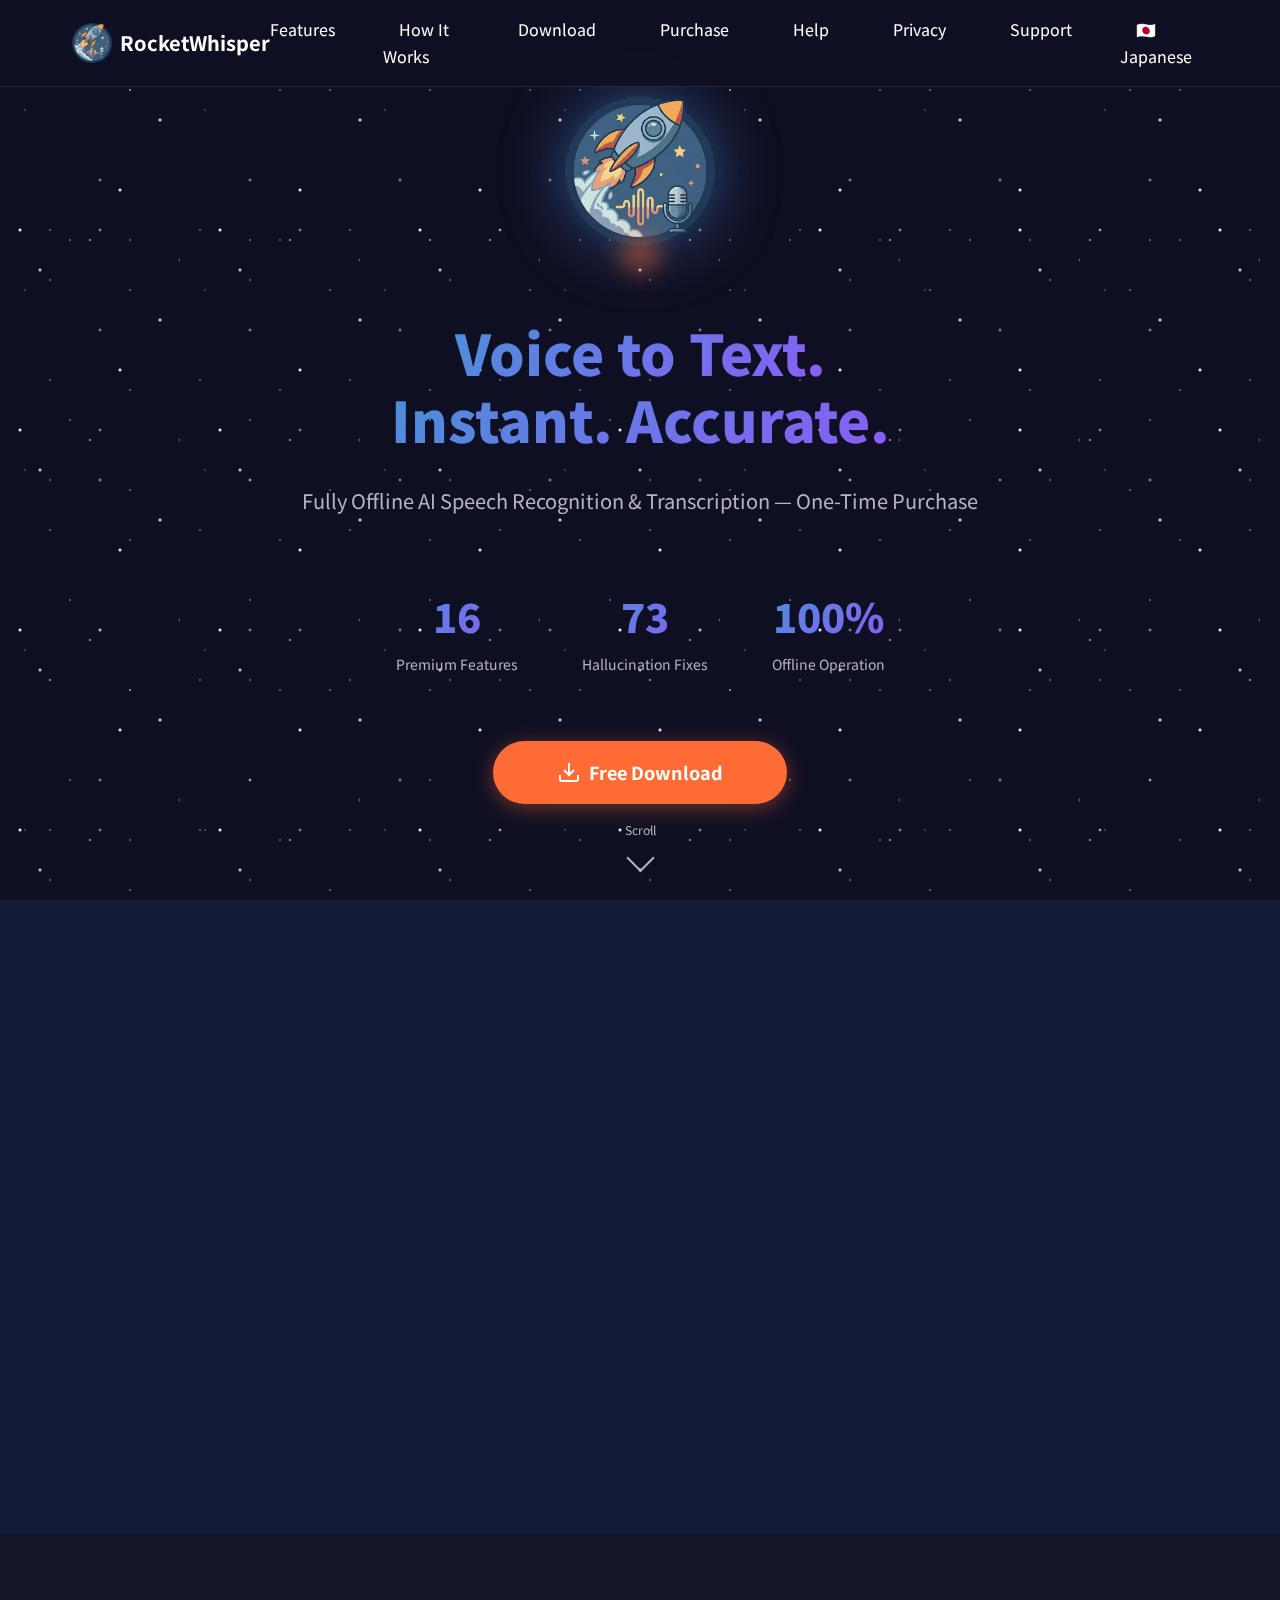
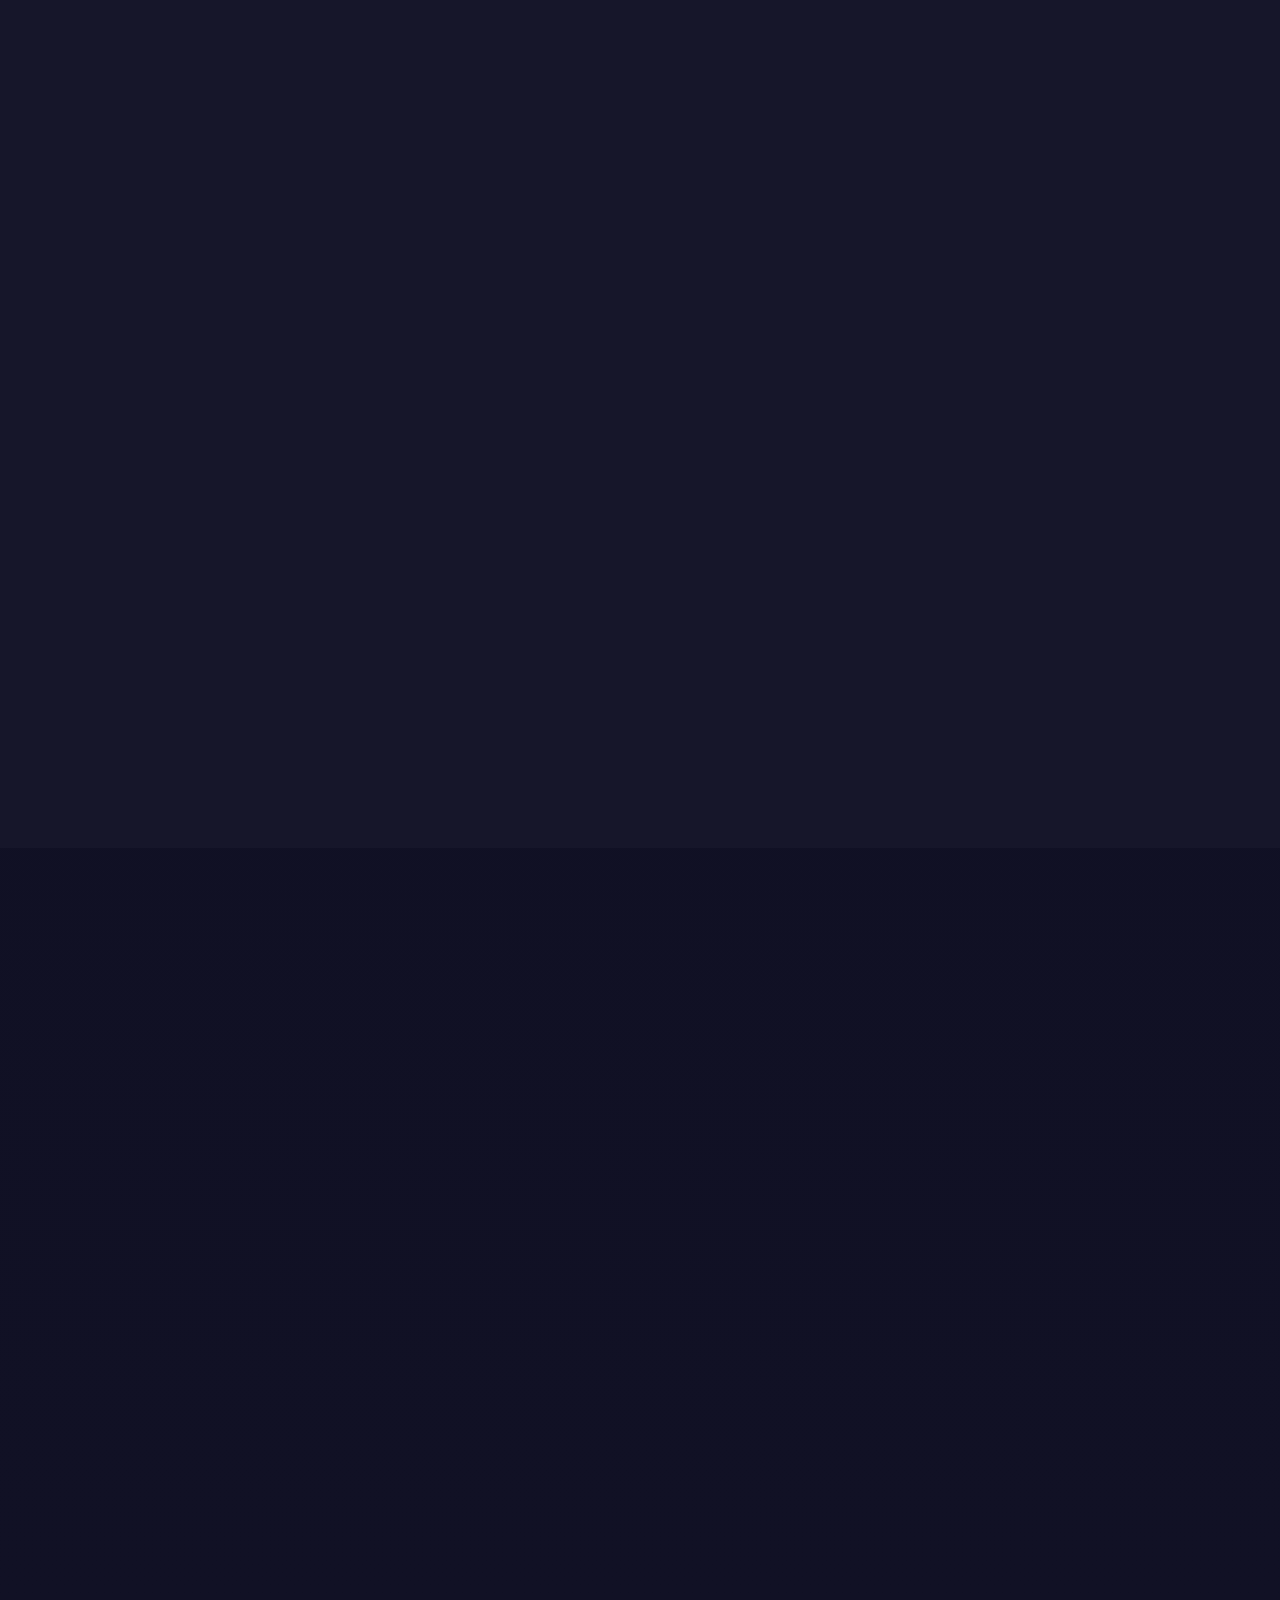
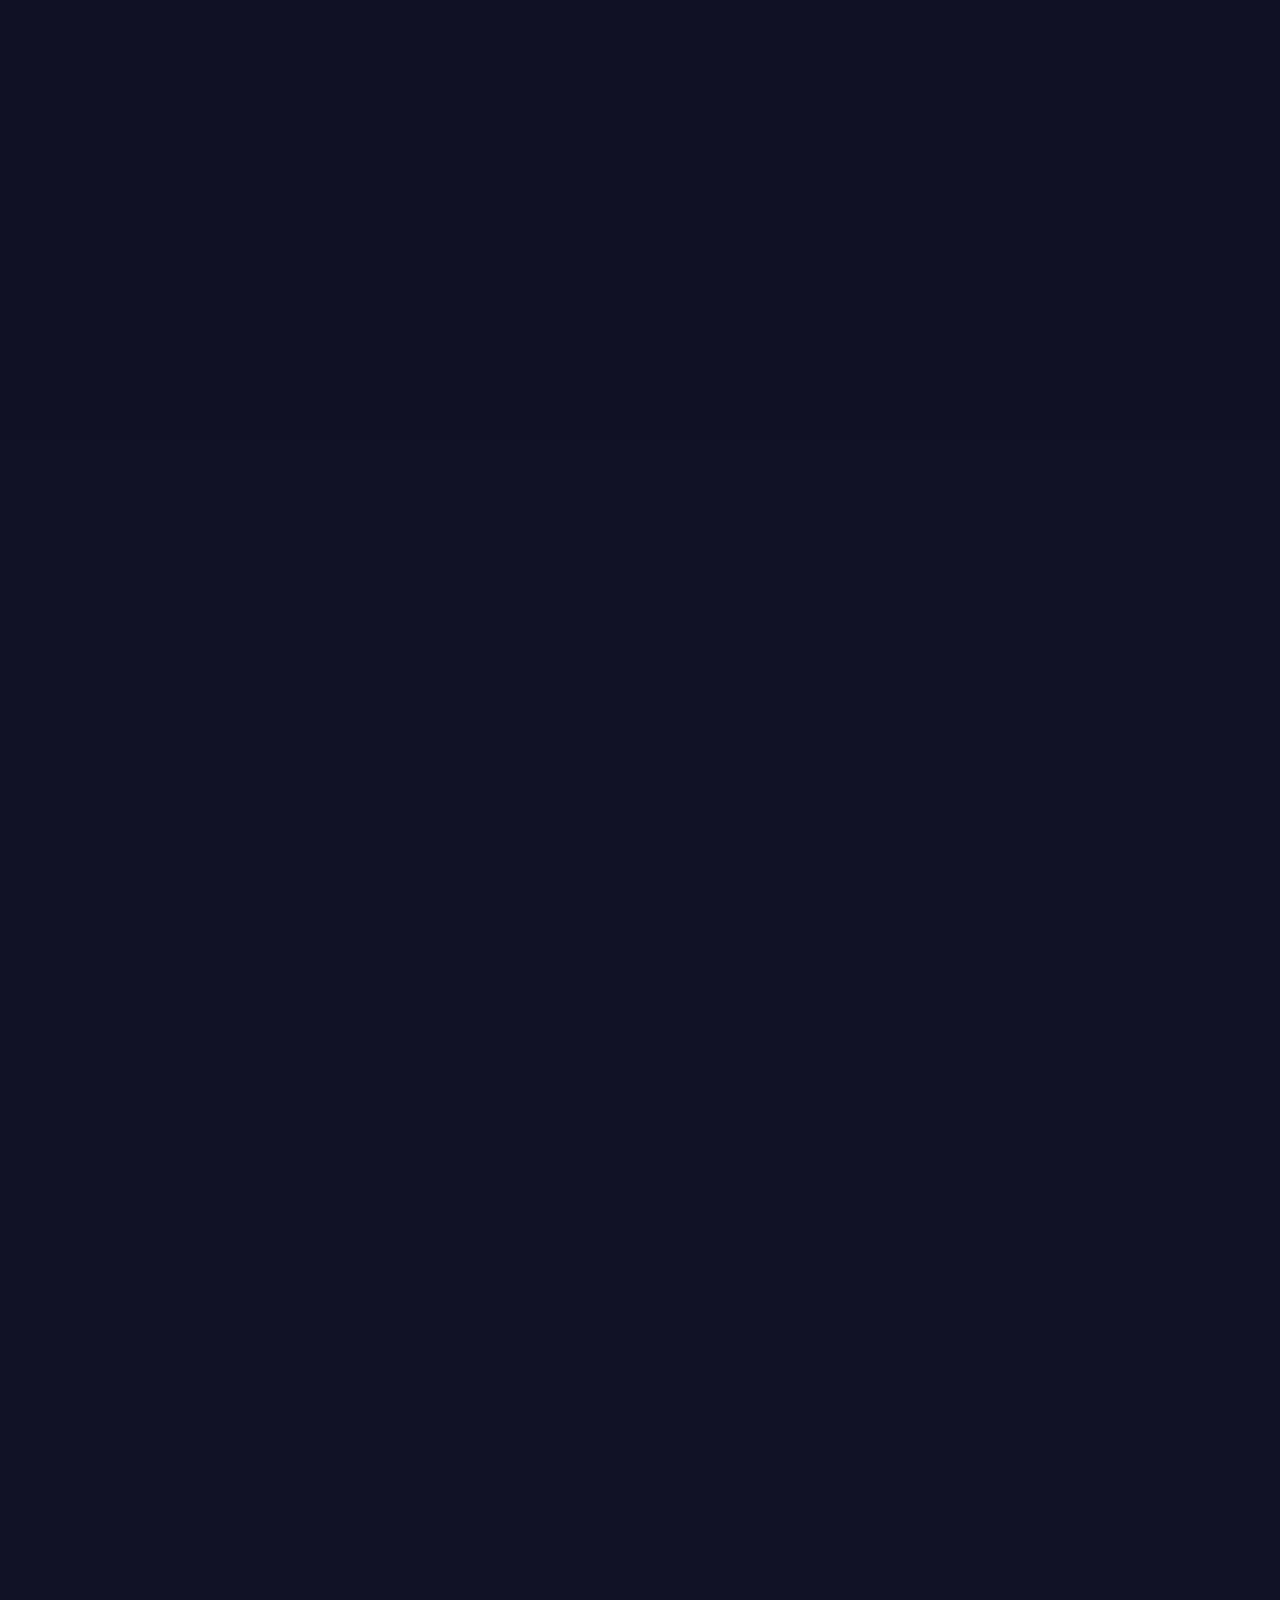
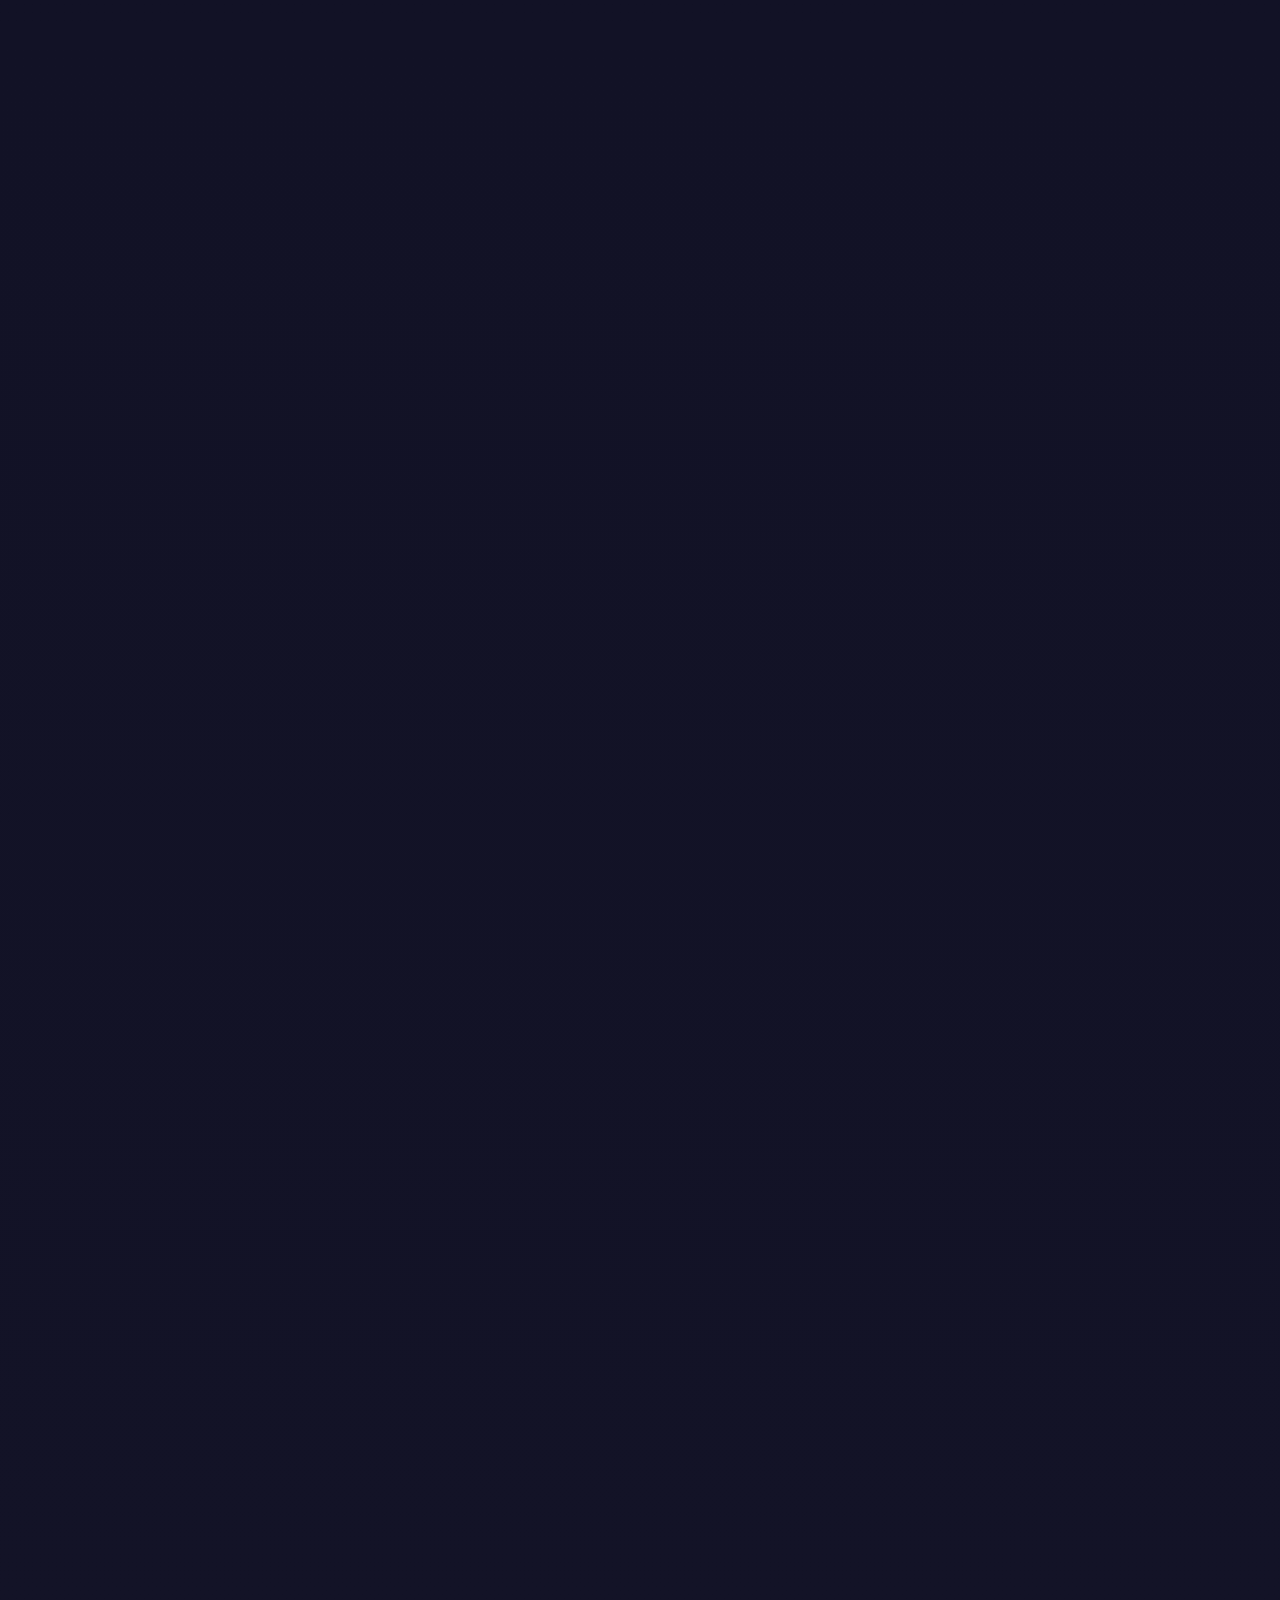
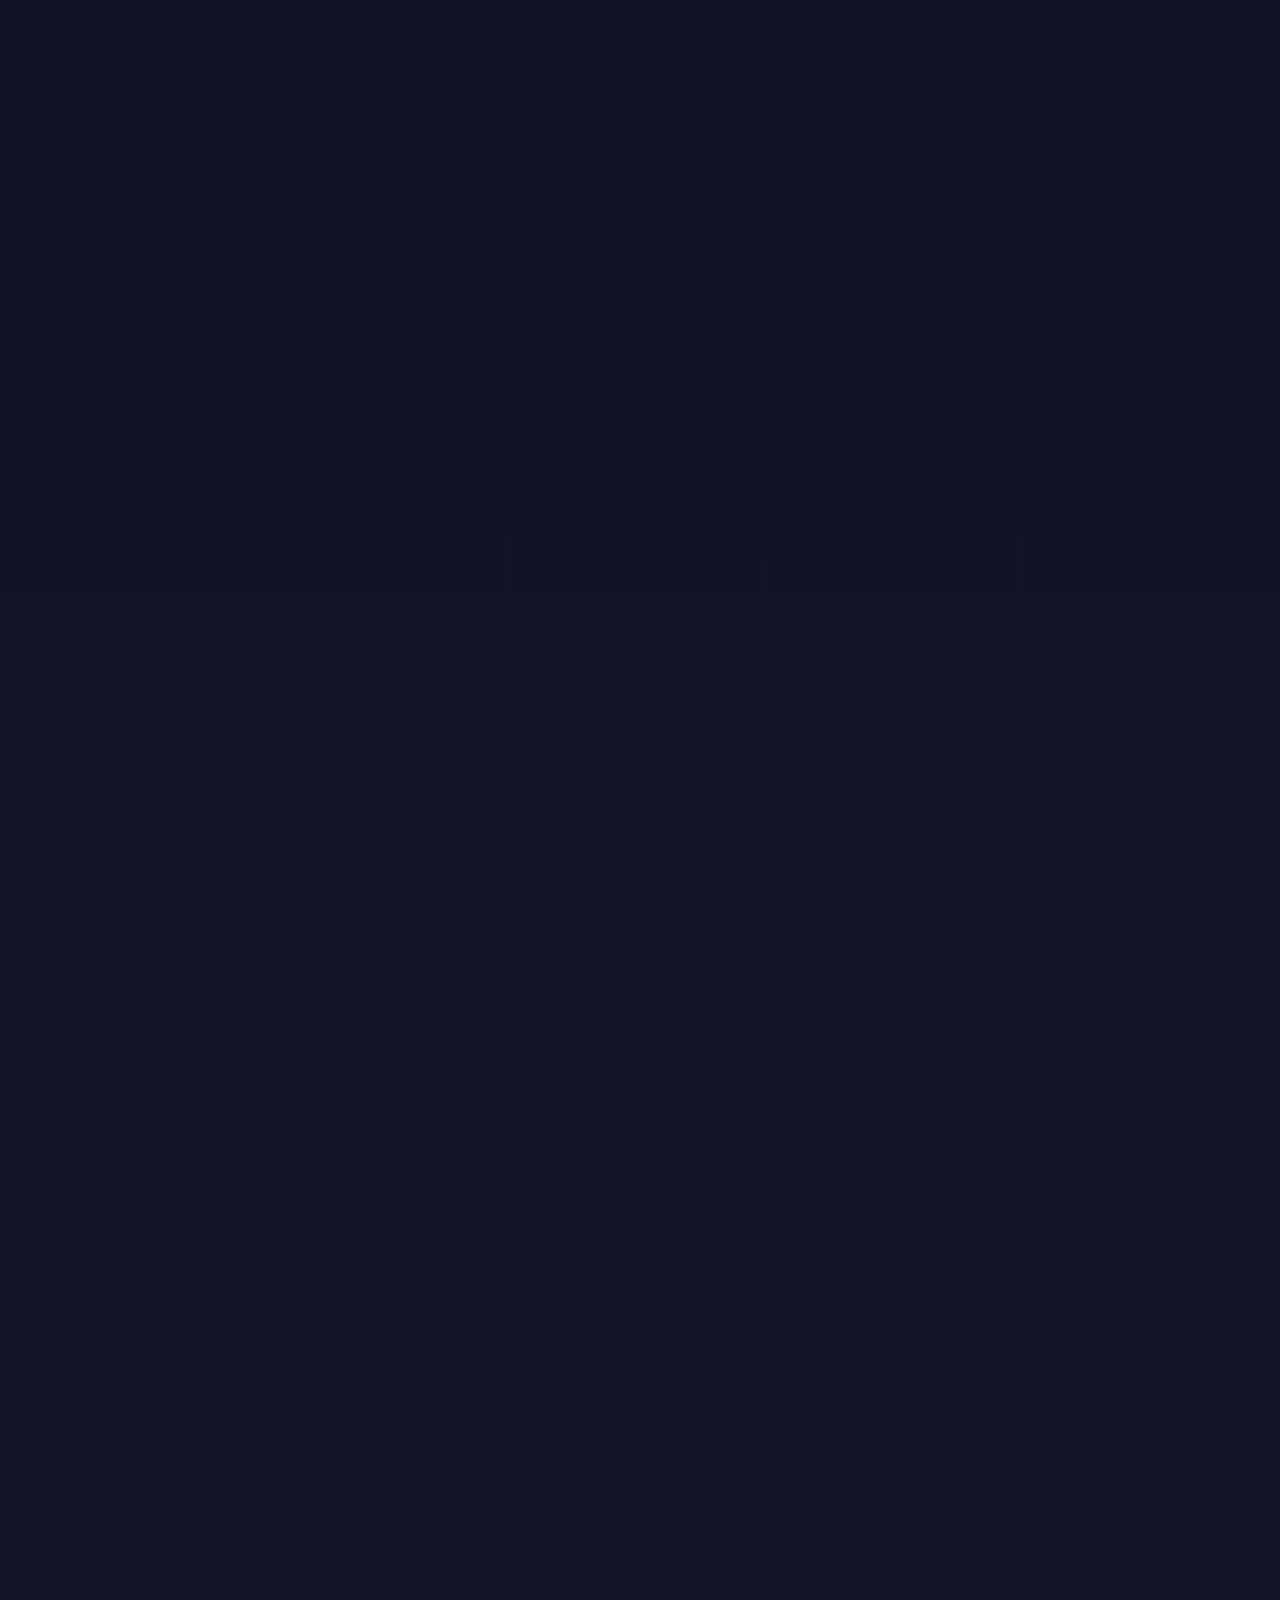
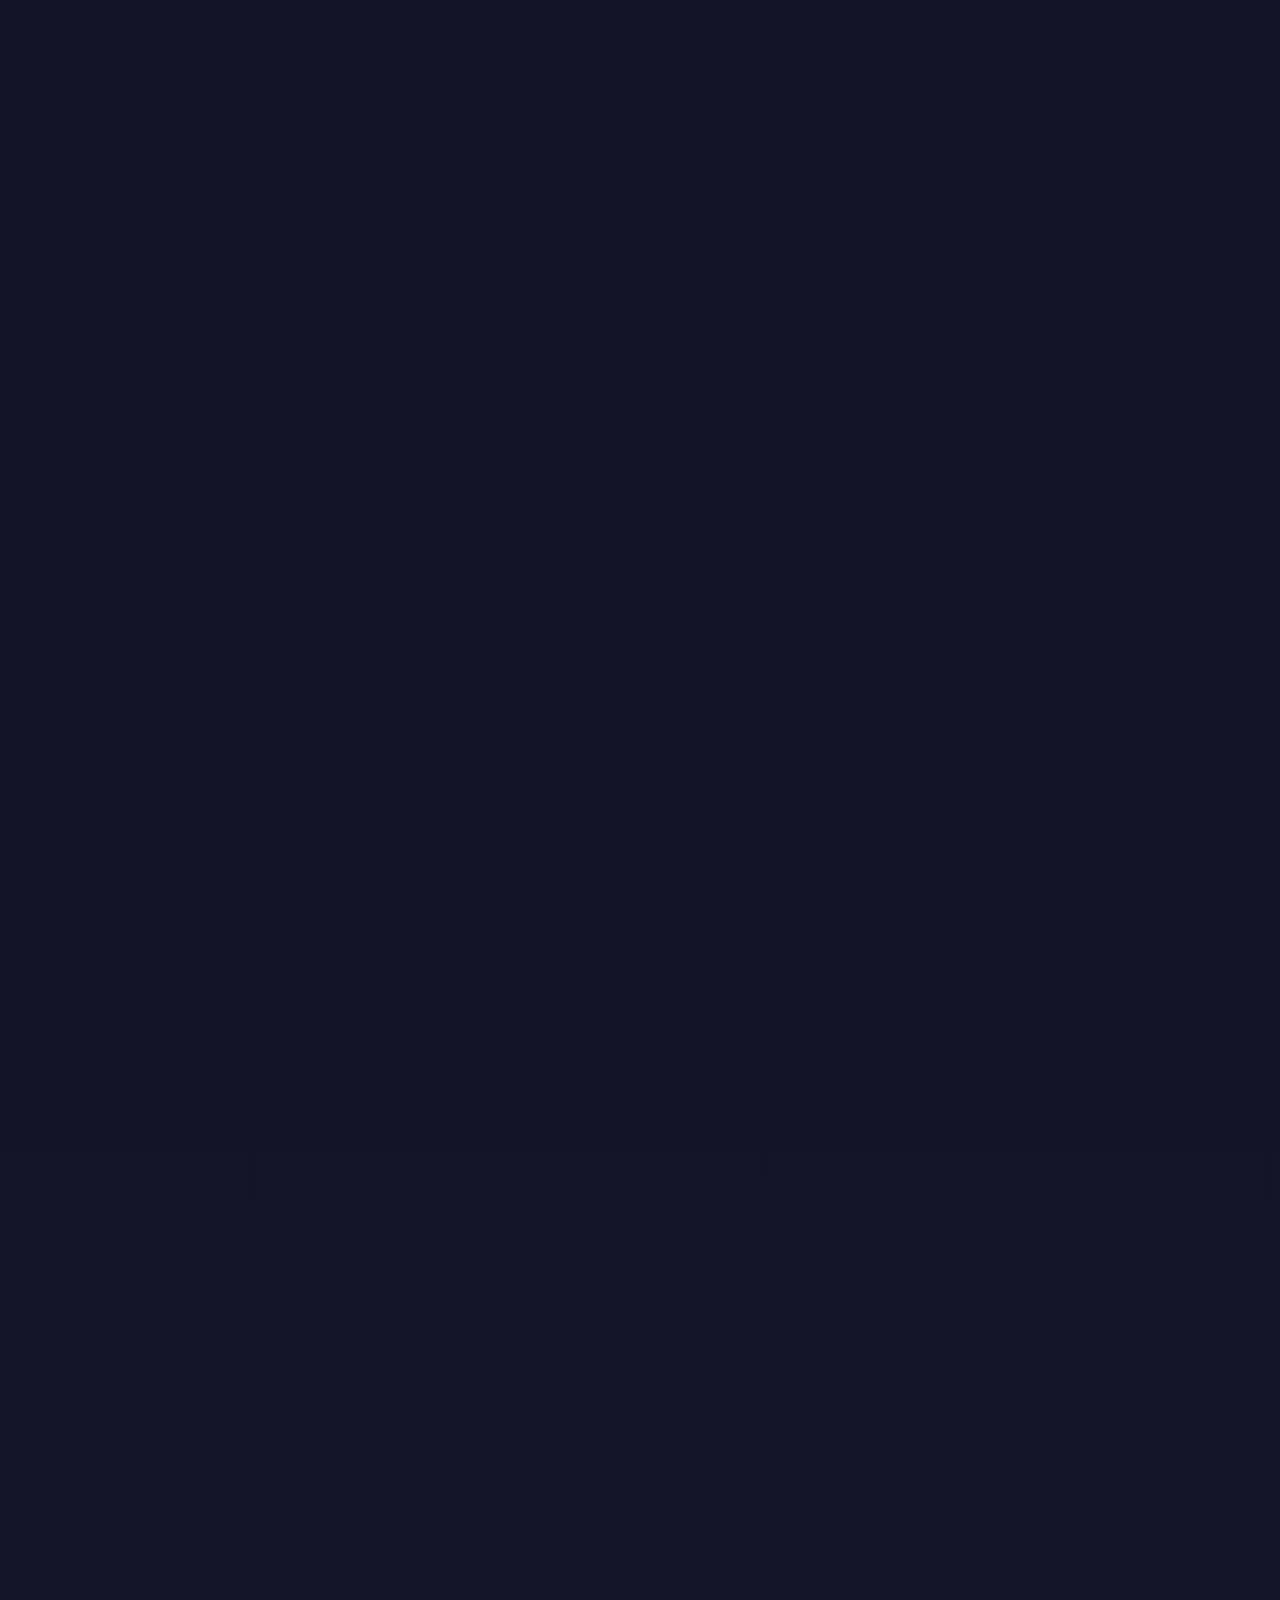
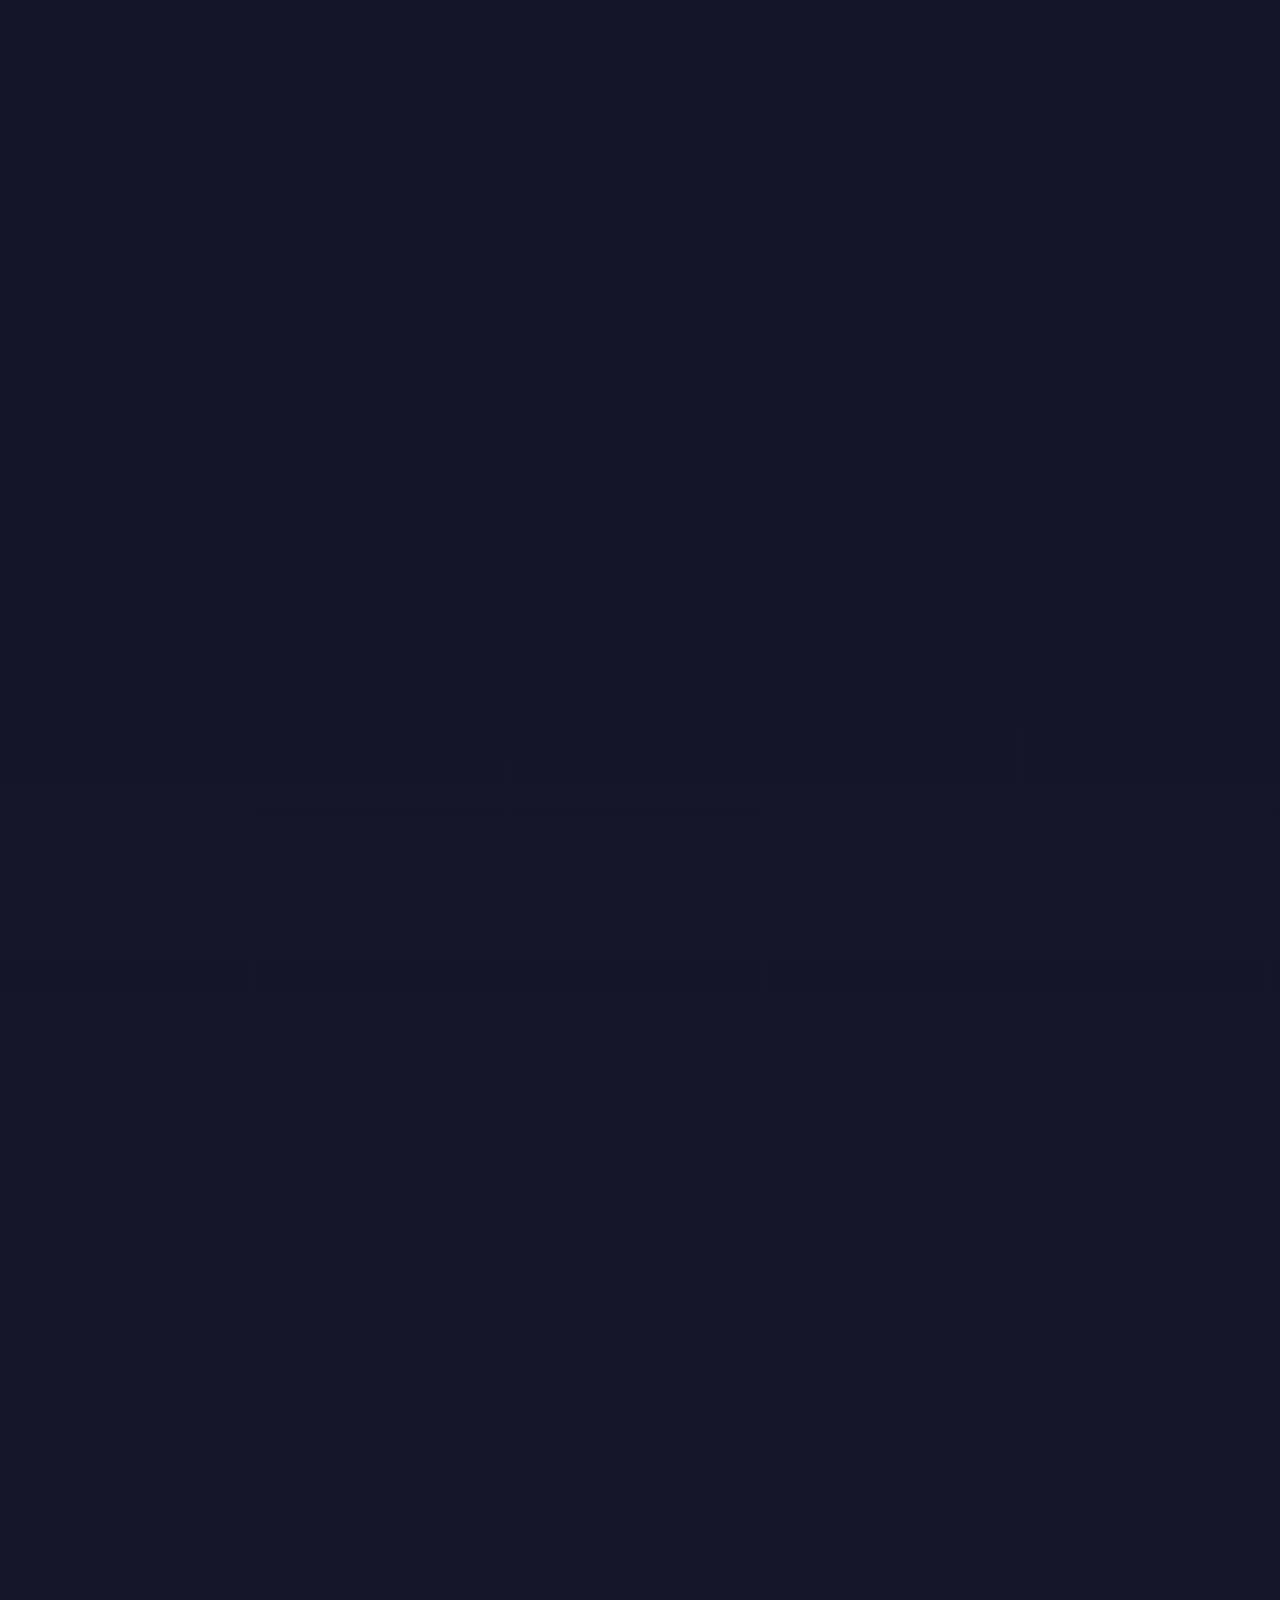
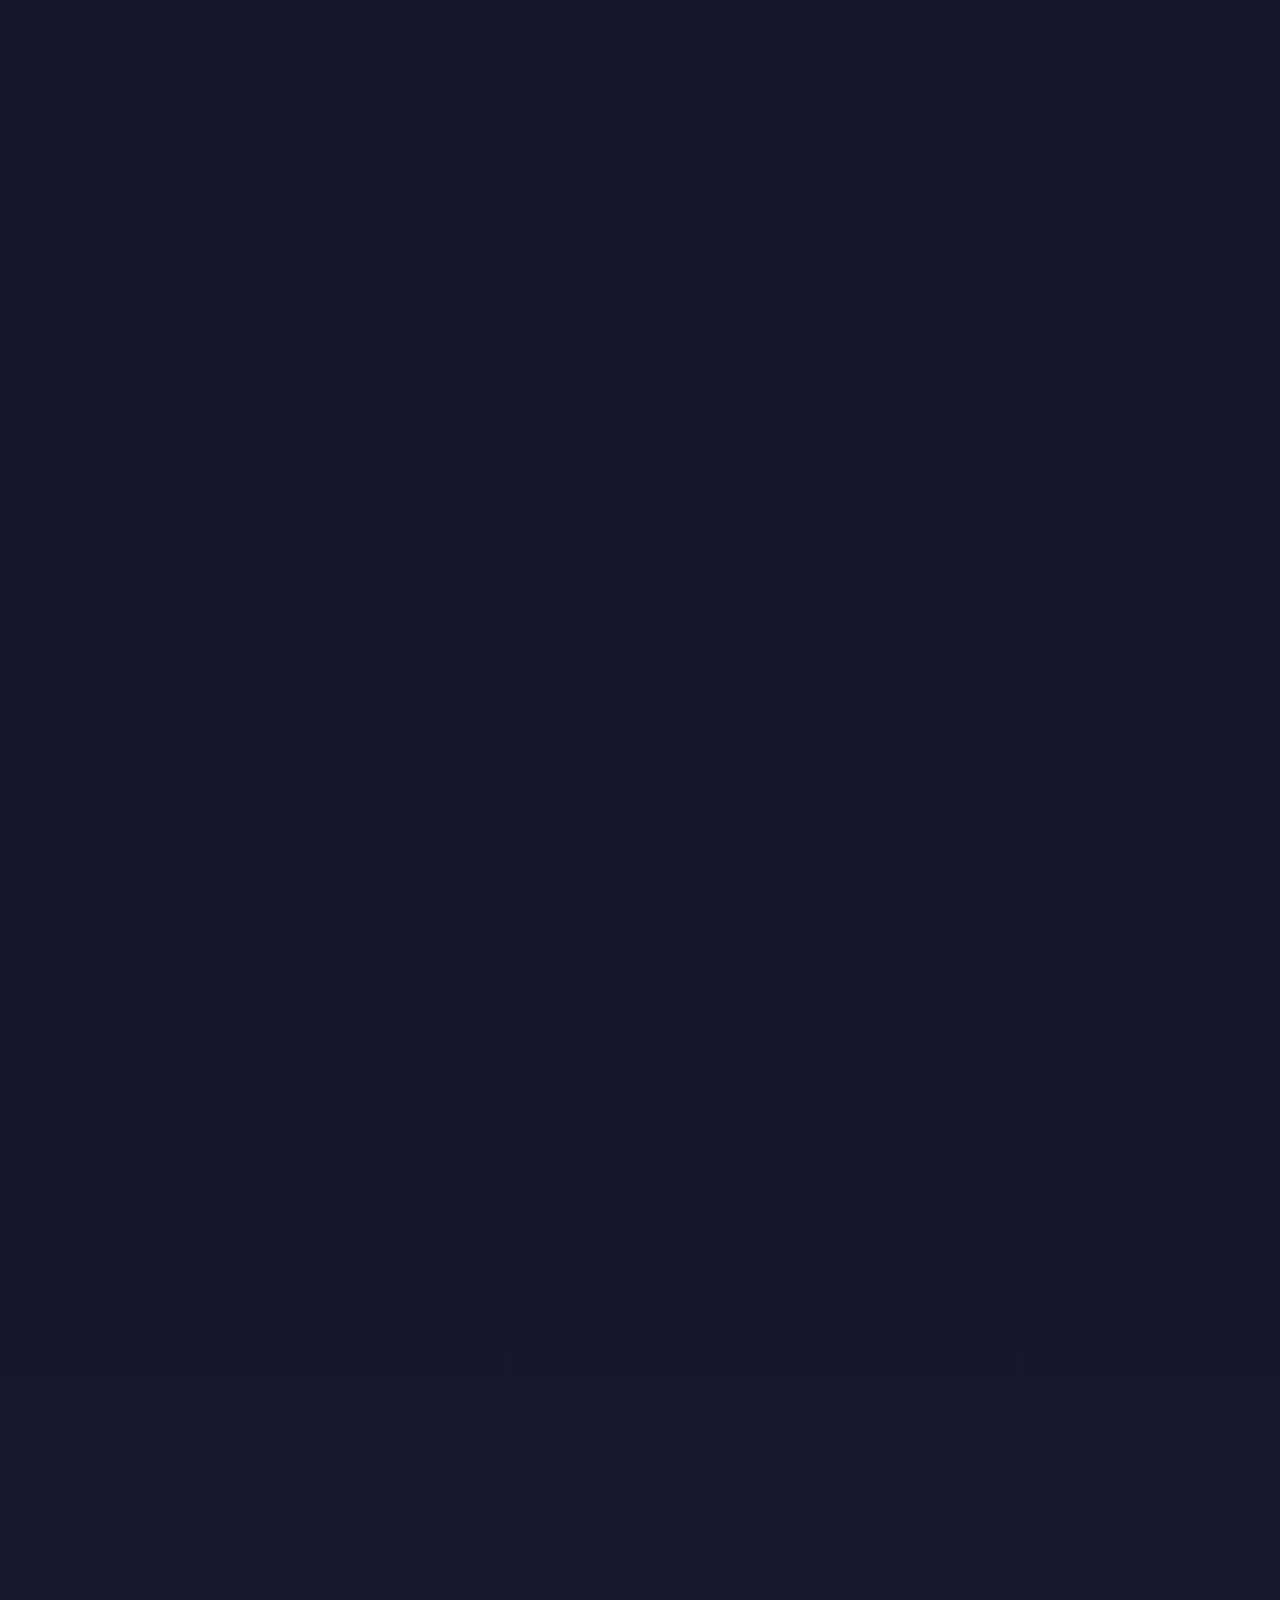
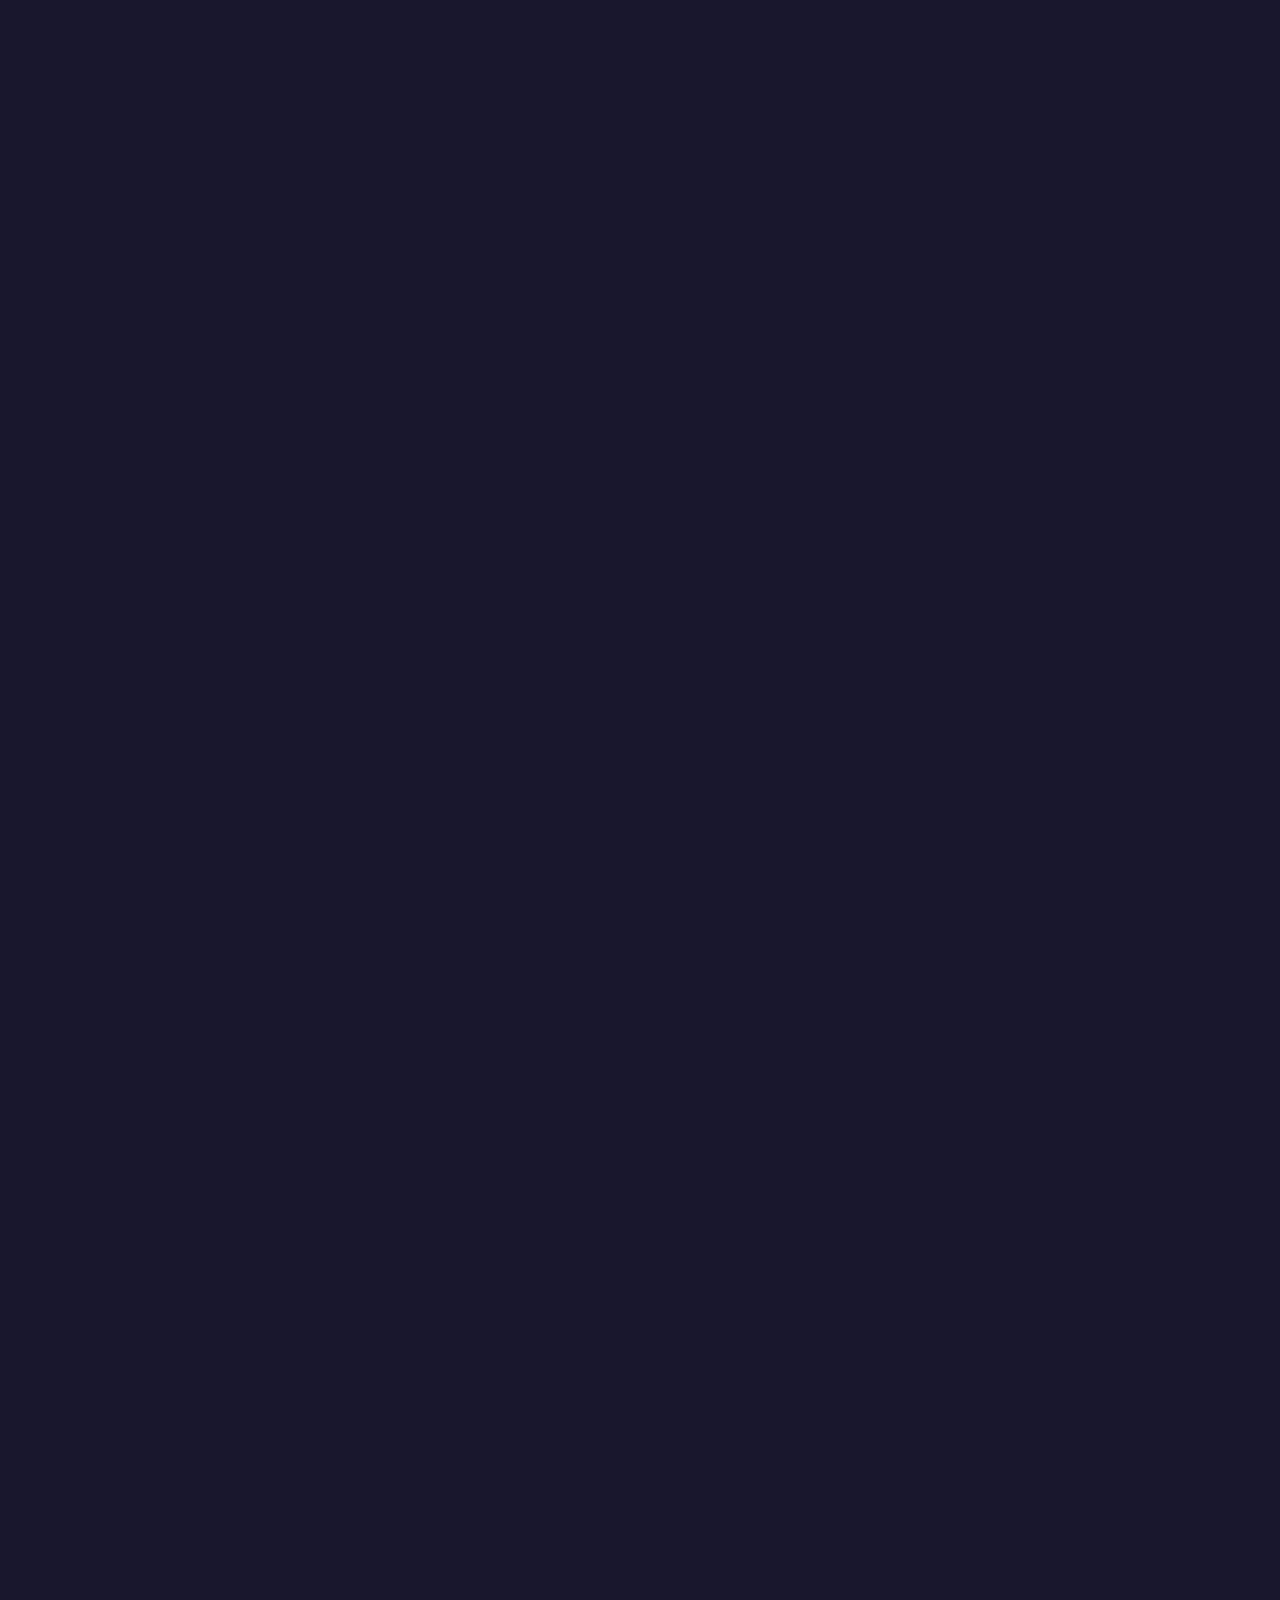
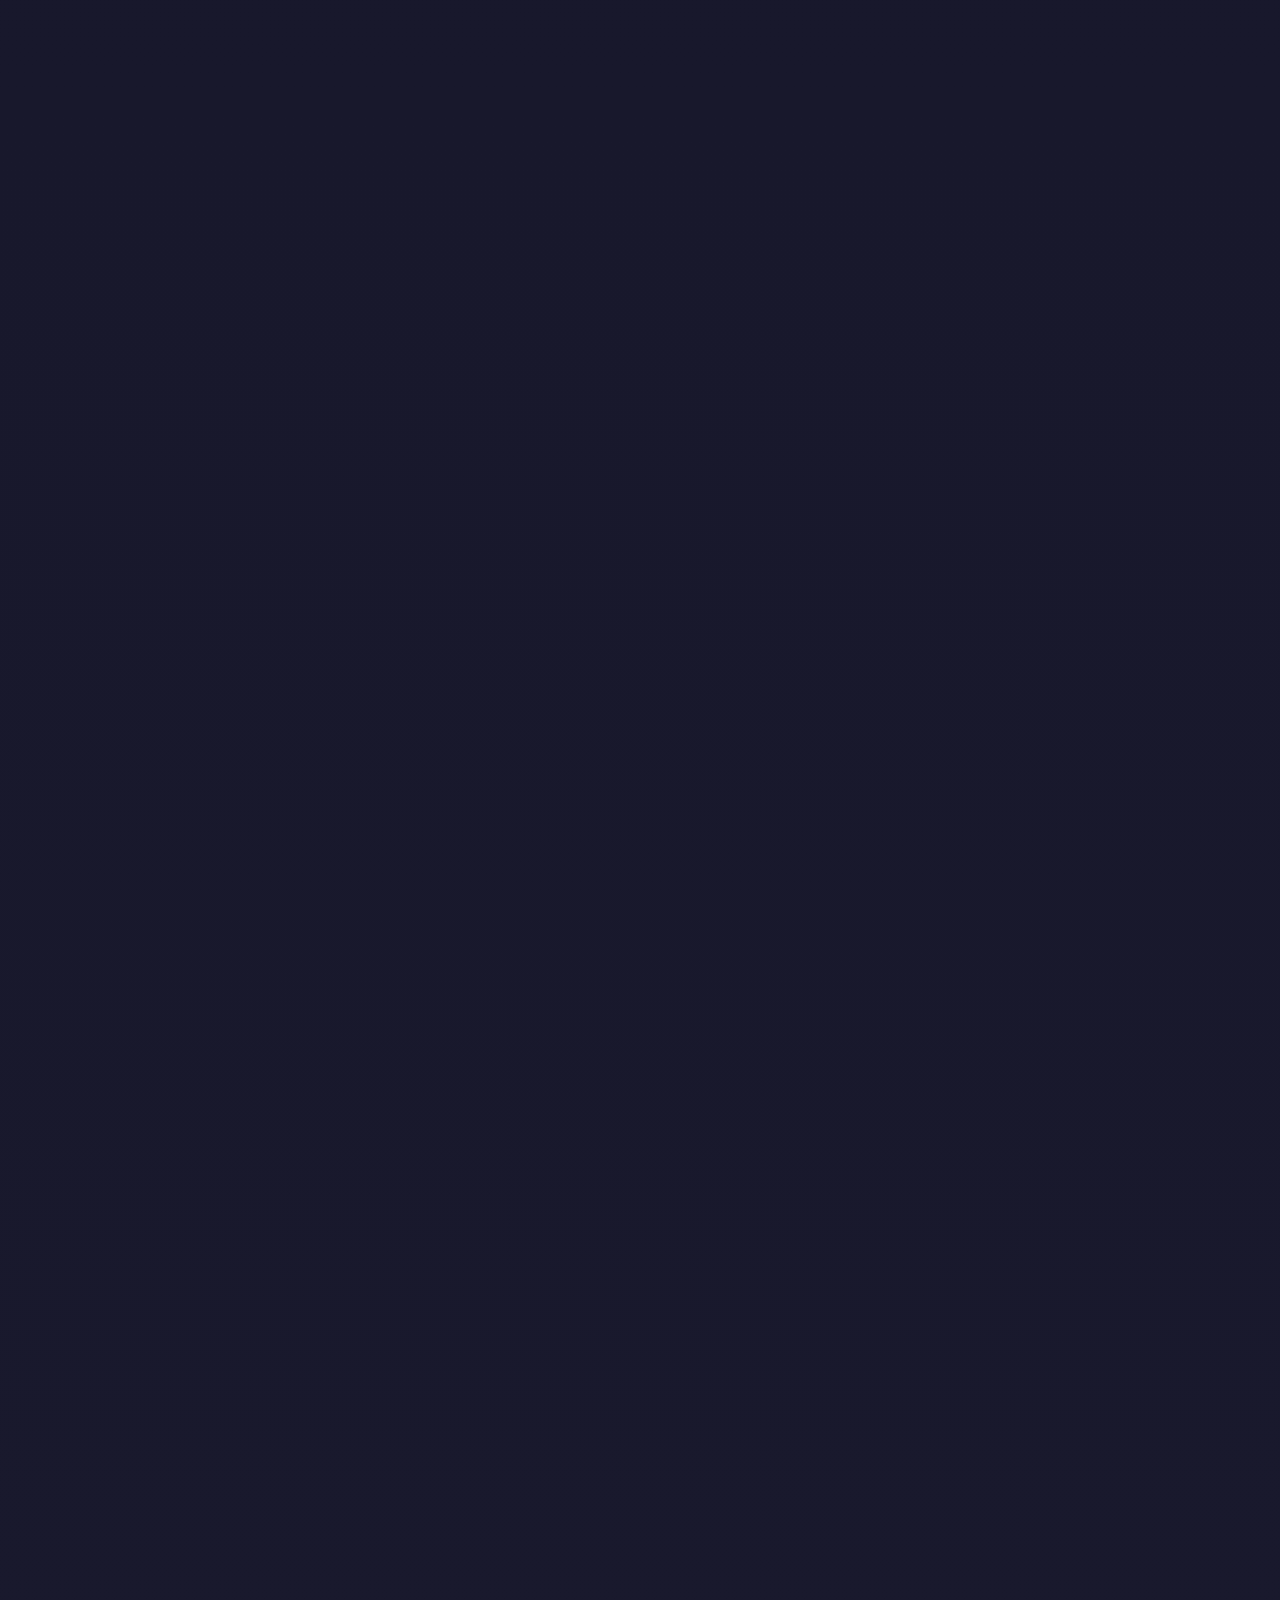
<file: index.html>
<!DOCTYPE html>
<html lang="ja">
<head>
    <meta charset="UTF-8">
    <script>!function(){var l=sessionStorage.getItem("rw-lang");if("ja"!==l&&("en"===l||!(navigator.language||"").startsWith("ja"))){var p=location.pathname.split("/").pop()||"index.html";location.replace("en/"+p+location.hash)}}();</script>
    <meta name="viewport" content="width=device-width, initial-scale=1.0">
    <meta name="robots" content="index, follow, max-snippet:-1, max-image-preview:large">
    <meta name="description" content="RocketWhisperは完全オフラインで動作するAI音声認識・文字起こしソフトです。OpenAI Whisperエンジン搭載で高精度な音声入力を実現。NVIDIA GPU(CUDA)・AMD/Intel GPU(Vulkan)対応で爆速認識。会議の議事録作成、動画の字幕生成、リアルタイム音声入力に。月額不要の買い切りライセンス。Windows 11/10対応。">
    <meta name="keywords" content="音声認識,文字起こし,音声入力,AI音声認識,Whisper,OpenAI Whisper,オフライン音声認識,ローカル音声認識,リアルタイム音声入力,会議 文字起こし,議事録作成,動画 文字起こし,字幕作成,SRT,VTT,音声テキスト変換,Windows 音声入力,AI文字起こし,NVIDIA CUDA,GPU 音声認識,買い切り,月額不要,プライバシー保護,ローカル処理,RocketWhisper,音声認識ソフト,文字起こしソフト,音声認識アプリ,文字起こしアプリ,バッチ処理,専門用語登録,自動句読点,音声コマンド,カスタム指示,LLM連携,音声 テキスト変換 無料,文字起こし フリーソフト">
    <meta property="og:title" content="RocketWhisper - AI音声認識・文字起こしソフト | 完全オフライン・買い切り">
    <meta property="og:description" content="完全オフラインで動作するAI音声認識ソフト。OpenAI Whisper搭載で高精度。NVIDIA/AMD/Intel GPU対応で爆速認識。会議の議事録、動画の字幕作成に。月額不要の買い切りライセンス。">
    <meta property="og:type" content="website">
    <meta property="og:url" content="https://mojosoftjp.github.io/rocketwhisper/">
    <meta property="og:site_name" content="RocketWhisper">
    <meta property="og:locale" content="ja_JP">
    <meta property="og:image" content="https://mojosoftjp.github.io/rocketwhisper/images/RocketWhisper3.png">
    <meta name="twitter:card" content="summary_large_image">
    <meta name="twitter:title" content="RocketWhisper - AI音声認識・文字起こしソフト">
    <meta name="twitter:description" content="完全オフライン・買い切りのAI音声認識ソフト。OpenAI Whisper搭載。NVIDIA/AMD/Intel GPU対応で爆速認識。">
    <meta name="twitter:image" content="https://mojosoftjp.github.io/rocketwhisper/images/RocketWhisper3.png">
    <link rel="canonical" href="https://mojosoftjp.github.io/rocketwhisper/">
    <link rel="alternate" hreflang="ja" href="https://mojosoftjp.github.io/rocketwhisper/">
    <link rel="alternate" hreflang="en" href="https://mojosoftjp.github.io/rocketwhisper/en/">
    <link rel="alternate" hreflang="x-default" href="https://mojosoftjp.github.io/rocketwhisper/">
    <title>RocketWhisper - AI音声認識・文字起こしソフト | オフライン対応・買い切り</title>
    <link rel="icon" type="image/png" href="images/RocketWhisper3.png">
    <link rel="stylesheet" href="css/style.css">
    <link rel="preconnect" href="https://fonts.googleapis.com">
    <link rel="preconnect" href="https://fonts.gstatic.com" crossorigin>
    <link href="https://fonts.googleapis.com/css2?family=Noto+Sans+JP:wght@400;500;700;900&display=swap" rel="stylesheet">
    <script type="application/ld+json">
    {
        "@context": "https://schema.org",
        "@type": "SoftwareApplication",
        "name": "RocketWhisper",
        "description": "完全オフラインで動作するAI音声認識・文字起こしソフト。OpenAI Whisperエンジン搭載。NVIDIA GPU(CUDA)・AMD/Intel GPU(Vulkan)対応で爆速認識。",
        "url": "https://mojosoftjp.github.io/rocketwhisper/",
        "applicationCategory": "UtilitiesApplication",
        "operatingSystem": "Windows 11, Windows 10",
        "offers": {
            "@type": "Offer",
            "price": "4800",
            "priceCurrency": "JPY",
            "description": "個人版ライセンス（買い切り・月額不要）"
        },
        "softwareVersion": "1.2.0",
        "author": {
            "@type": "Organization",
            "name": "Mojosoft Co., Ltd.",
            "url": "https://mojosoftjp.github.io/rocketwhisper/"
        },
        "inLanguage": ["ja", "en"],
        "downloadUrl": "https://mojosoftjp.github.io/rocketwhisper/#download",
        "featureList": "オフライン音声認識, リアルタイム文字起こし, NVIDIA CUDA GPU加速, AMD/Intel Vulkan GPU加速, 動画文字起こし, SRT/VTT字幕出力, AI処理(LLM連携), カスタム指示, 専門用語登録, 音声コマンド, バッチ処理"
    }
    </script>
    <script type="application/ld+json">
    {
        "@context": "https://schema.org",
        "@type": "FAQPage",
        "mainEntity": [
            {
                "@type": "Question",
                "name": "RocketWhisperは無料で使えますか？",
                "acceptedAnswer": {
                    "@type": "Answer",
                    "text": "はい、すべての機能を無料でお試しいただけます。トライアル期間終了後は買い切りライセンス（個人版4,800円）が必要です。月額料金は一切かかりません。"
                }
            },
            {
                "@type": "Question",
                "name": "インターネット接続なしで音声認識できますか？",
                "acceptedAnswer": {
                    "@type": "Answer",
                    "text": "はい、RocketWhisperは完全オフラインで動作します。音声データはすべてPC内で処理され、外部サーバーに送信されません。"
                }
            },
            {
                "@type": "Question",
                "name": "会議の議事録作成に使えますか？",
                "acceptedAnswer": {
                    "@type": "Answer",
                    "text": "はい、リアルタイム音声入力と録音ファイルからのバッチ処理の両方に対応しています。AI処理機能で文字起こし結果を自動的に要約・整形することも可能です。"
                }
            },
            {
                "@type": "Question",
                "name": "動画ファイルの文字起こし・字幕作成はできますか？",
                "acceptedAnswer": {
                    "@type": "Answer",
                    "text": "はい、MP4・MKV・AVI・MOV・WebMなどの動画から直接文字起こしが可能です。SRT・VTT形式の字幕ファイル出力にも対応しています。"
                }
            },
            {
                "@type": "Question",
                "name": "GPUがなくても使えますか？",
                "acceptedAnswer": {
                    "@type": "Answer",
                    "text": "はい、CPUのみでも動作します。NVIDIA GPUをお持ちの場合はCUDA加速、AMD/Intel GPUをお持ちの場合はVulkan加速が自動的に有効になり、認識速度が大幅に向上します。"
                }
            },
            {
                "@type": "Question",
                "name": "他の文字起こしサービスとの違いは？",
                "acceptedAnswer": {
                    "@type": "Answer",
                    "text": "RocketWhisperは完全ローカル処理のため音声データが外部に送信されずプライバシーが守られます。また月額不要の買い切りライセンスのため、長期的なコストを抑えられます。"
                }
            }
        ]
    }
    </script>
</head>
<body>
    <!-- ナビゲーション -->
    <nav class="navbar">
        <div class="nav-container">
            <a href="#" class="nav-logo">
                <img src="images/RocketWhisper3.png" alt="RocketWhisper" class="nav-icon">
                <span>RocketWhisper</span>
            </a>
            <button class="nav-toggle" aria-label="メニュー">
                <span></span>
                <span></span>
                <span></span>
            </button>
            <ul class="nav-menu">
                <li><a href="#features">機能</a></li>
                <li><a href="#how-it-works">使い方</a></li>
                <li><a href="#download">ダウンロード</a></li>
                <li><a href="purchase.html">購入</a></li>
                <li><a href="help.html">ヘルプ</a></li>
                <li><a href="privacy.html">プライバシー</a></li>
                <li><a href="support.html">サポート</a></li>
                <li><a href="en/index.html" onclick="sessionStorage.setItem('rw-lang','en')">&#x1F1EC;&#x1F1E7; English</a></li>
            </ul>
        </div>
    </nav>

    <!-- ヒーローセクション -->
    <section class="hero">
        <div class="hero-bg">
            <div class="stars"></div>
            <div class="stars2"></div>
            <div class="stars3"></div>
            <!-- 流れ星 -->
            <div class="shooting-star"></div>
            <div class="shooting-star delay-1"></div>
            <div class="shooting-star delay-2"></div>
            <!-- オーロラ効果 -->
            <div class="aurora"></div>
        </div>
        <div class="hero-content">
            <div class="hero-icon-wrapper">
                <img src="images/RocketWhisper3.png" alt="RocketWhisper" class="hero-icon floating">
                <div class="rocket-trail"></div>
            </div>
            <h1 class="hero-title">
                <span class="gradient-text">声を、テキストに。</span><br>
                <span class="gradient-text">瞬時に、正確に。</span>
            </h1>
            <p class="hero-subtitle">完全オフライン・買い切りのAI音声認識・文字起こしソフト</p>
            <div class="hero-stats">
                <div class="stat-item">
                    <span class="stat-number">16</span>
                    <span class="stat-label">プレミアム機能</span>
                </div>
                <div class="stat-item">
                    <span class="stat-number">73</span>
                    <span class="stat-label">ハルシネーション対策</span>
                </div>
                <div class="stat-item">
                    <span class="stat-number">100%</span>
                    <span class="stat-label">オフライン動作</span>
                </div>
            </div>
            <a href="#download" class="cta-button">
                <svg class="download-icon" viewBox="0 0 24 24" fill="none" stroke="currentColor" stroke-width="2">
                    <path d="M21 15v4a2 2 0 0 1-2 2H5a2 2 0 0 1-2-2v-4"></path>
                    <polyline points="7,10 12,15 17,10"></polyline>
                    <line x1="12" y1="15" x2="12" y2="3"></line>
                </svg>
                無料ダウンロード
            </a>
        </div>
        <div class="scroll-indicator">
            <span>Scroll</span>
            <div class="scroll-arrow"></div>
        </div>
    </section>

    <!-- 課題提起セクション -->
    <section class="problems" id="problems">
        <div class="container">
            <h2 class="section-title fade-in">こんな<span class="highlight">悩み</span>はありませんか？</h2>
            <div class="problems-grid">
                <div class="problem-card fade-in">
                    <div class="problem-icon">
                        <svg viewBox="0 0 24 24" fill="none" stroke="currentColor" stroke-width="2">
                            <path d="M12 22s8-4 8-10V5l-8-3-8 3v7c0 6 8 10 8 10z"></path>
                            <path d="M9 12l2 2 4-4"></path>
                        </svg>
                    </div>
                    <h3>プライバシーが心配</h3>
                    <p>音声入力したいけど、クラウドに音声データを送りたくない...</p>
                </div>
                <div class="problem-card fade-in">
                    <div class="problem-icon">
                        <svg viewBox="0 0 24 24" fill="none" stroke="currentColor" stroke-width="2">
                            <circle cx="12" cy="12" r="10"></circle>
                            <line x1="12" y1="8" x2="12" y2="12"></line>
                            <line x1="12" y1="16" x2="12.01" y2="16"></line>
                        </svg>
                    </div>
                    <h3>認識精度が低い</h3>
                    <p>他の音声認識ソフトは誤変換が多くて使い物にならない...</p>
                </div>
                <div class="problem-card fade-in">
                    <div class="problem-icon">
                        <svg viewBox="0 0 24 24" fill="none" stroke="currentColor" stroke-width="2">
                            <path d="M4 19.5A2.5 2.5 0 0 1 6.5 17H20"></path>
                            <path d="M6.5 2H20v20H6.5A2.5 2.5 0 0 1 4 19.5v-15A2.5 2.5 0 0 1 6.5 2z"></path>
                        </svg>
                    </div>
                    <h3>専門用語が認識されない</h3>
                    <p>業界特有の用語や固有名詞がうまく変換されない...</p>
                </div>
                <div class="problem-card fade-in">
                    <div class="problem-icon">
                        <svg viewBox="0 0 24 24" fill="none" stroke="currentColor" stroke-width="2">
                            <polyline points="4 7 4 4 20 4 20 7"></polyline>
                            <line x1="9" y1="20" x2="15" y2="20"></line>
                            <line x1="12" y1="4" x2="12" y2="20"></line>
                        </svg>
                    </div>
                    <h3>句読点が面倒</h3>
                    <p>句点や読点を手動で入力するのが面倒...</p>
                </div>
            </div>
        </div>
    </section>

    <!-- ソリューションセクション -->
    <section class="solution">
        <div class="container">
            <h2 class="section-title fade-in">
                <span class="gradient-text">RocketWhisper</span>が解決します
            </h2>
            <div class="solution-grid">
                <div class="solution-card fade-in">
                    <div class="solution-icon-wrapper">
                        <svg viewBox="0 0 24 24" fill="none" stroke="currentColor" stroke-width="2">
                            <path d="M12 2a3 3 0 0 0-3 3v7a3 3 0 0 0 6 0V5a3 3 0 0 0-3-3z"></path>
                            <path d="M19 10v2a7 7 0 0 1-14 0v-2"></path>
                            <line x1="12" y1="19" x2="12" y2="22"></line>
                        </svg>
                    </div>
                    <h3>OpenAI Whisperで高精度認識</h3>
                    <p>世界最高水準のAI音声認識エンジンを搭載。日本語の認識精度は業界トップクラス。</p>
                </div>
                <div class="solution-card fade-in">
                    <div class="solution-icon-wrapper">
                        <svg viewBox="0 0 24 24" fill="none" stroke="currentColor" stroke-width="2">
                            <rect x="3" y="11" width="18" height="11" rx="2" ry="2"></rect>
                            <path d="M7 11V7a5 5 0 0 1 10 0v4"></path>
                        </svg>
                    </div>
                    <h3>完全ローカル処理</h3>
                    <p>すべての音声処理はあなたのPC内で完結。データは外部に一切送信されません。</p>
                </div>
                <div class="solution-card fade-in">
                    <div class="solution-icon-wrapper">
                        <svg viewBox="0 0 24 24" fill="none" stroke="currentColor" stroke-width="2">
                            <path d="M14 2H6a2 2 0 0 0-2 2v16a2 2 0 0 0 2 2h12a2 2 0 0 0 2-2V8z"></path>
                            <polyline points="14 2 14 8 20 8"></polyline>
                            <line x1="16" y1="13" x2="8" y2="13"></line>
                            <line x1="16" y1="17" x2="8" y2="17"></line>
                            <polyline points="10 9 9 9 8 9"></polyline>
                        </svg>
                    </div>
                    <h3>専門用語カスタム辞書</h3>
                    <p>業界用語や固有名詞を登録。Whisperの初期プロンプト機能で認識精度を向上。</p>
                </div>
                <div class="solution-card fade-in">
                    <div class="solution-icon-wrapper">
                        <svg viewBox="0 0 24 24" fill="none" stroke="currentColor" stroke-width="2">
                            <polygon points="12 2 15.09 8.26 22 9.27 17 14.14 18.18 21.02 12 17.77 5.82 21.02 7 14.14 2 9.27 8.91 8.26 12 2"></polygon>
                        </svg>
                    </div>
                    <h3>自動句読点挿入</h3>
                    <p>AIが文脈を理解して自然な位置に句読点を自動挿入。手間なく完璧な文章を作成。</p>
                </div>
            </div>
        </div>
    </section>

    <!-- GPU高速化セクション -->
    <section class="gpu-boost">
        <div class="container">
            <div class="gpu-boost-card fade-in">
                <div class="gpu-boost-content">
                    <div class="gpu-boost-badge">NEW</div>
                    <h2 class="gpu-boost-title">
                        <svg class="gpu-icon" viewBox="0 0 24 24" fill="none" stroke="currentColor" stroke-width="1.5">
                            <rect x="4" y="4" width="16" height="16" rx="2"></rect>
                            <rect x="8" y="8" width="8" height="8" rx="1"></rect>
                            <line x1="2" y1="9" x2="4" y2="9"></line>
                            <line x1="2" y1="15" x2="4" y2="15"></line>
                            <line x1="20" y1="9" x2="22" y2="9"></line>
                            <line x1="20" y1="15" x2="22" y2="15"></line>
                            <line x1="9" y1="2" x2="9" y2="4"></line>
                            <line x1="15" y1="2" x2="15" y2="4"></line>
                            <line x1="9" y1="20" x2="9" y2="22"></line>
                            <line x1="15" y1="20" x2="15" y2="22"></line>
                        </svg>
                        あらゆるGPUで<br class="sp-only"><span class="gpu-highlight">爆速認識</span>
                    </h2>
                    <p class="gpu-boost-description">
                        NVIDIA・AMD・Intel ── お使いのPCにGPUが搭載されていれば、音声認識処理が<strong>数倍〜10倍以上高速化</strong>。<br>
                        面倒な設定は一切不要 ── 起動するだけで自動的にGPUを検出し、最適な高速化を適用します。
                    </p>
                    <div class="gpu-speed-comparison">
                        <div class="speed-bar-group">
                            <div class="speed-bar-label">
                                <span class="speed-bar-name">CPU のみ</span>
                                <span class="speed-bar-time">通常速度</span>
                            </div>
                            <div class="speed-bar">
                                <div class="speed-bar-fill cpu-fill"></div>
                            </div>
                        </div>
                        <div class="speed-bar-group">
                            <div class="speed-bar-label">
                                <span class="speed-bar-name gpu-name">GPU 使用</span>
                                <span class="speed-bar-time gpu-time">数倍〜10倍以上高速</span>
                            </div>
                            <div class="speed-bar">
                                <div class="speed-bar-fill gpu-fill"></div>
                            </div>
                        </div>
                    </div>
                    <div class="gpu-features">
                        <div class="gpu-feature-item">
                            <svg viewBox="0 0 24 24" fill="none" stroke="currentColor" stroke-width="2.5">
                                <polyline points="20 6 9 17 4 12"></polyline>
                            </svg>
                            <span>設定不要・自動検出</span>
                        </div>
                        <div class="gpu-feature-item">
                            <svg viewBox="0 0 24 24" fill="none" stroke="currentColor" stroke-width="2.5">
                                <polyline points="20 6 9 17 4 12"></polyline>
                            </svg>
                            <span>GPUがなくてもCPUで動作</span>
                        </div>
                        <div class="gpu-feature-item">
                            <svg viewBox="0 0 24 24" fill="none" stroke="currentColor" stroke-width="2.5">
                                <polyline points="20 6 9 17 4 12"></polyline>
                            </svg>
                            <span>NVIDIA CUDA / AMD・Intel Vulkan対応</span>
                        </div>
                    </div>
                </div>
            </div>
        </div>
    </section>

    <!-- 新機能: AIコマンド＆音声検索セクション -->
    <section class="gpu-boost" style="padding-top: 0;">
        <div class="container">
            <div class="gpu-boost-card fade-in" style="background: linear-gradient(135deg, rgba(106, 17, 203, 0.12) 0%, rgba(37, 117, 252, 0.12) 50%, rgba(74, 144, 217, 0.12) 100%); border-color: rgba(106, 17, 203, 0.3);">
                <div class="gpu-boost-content">
                    <div class="gpu-boost-badge" style="background: linear-gradient(135deg, #6a11cb, #2575fc);">NEW</div>
                    <h2 class="gpu-boost-title">
                        声で<span class="gpu-highlight">AI操作</span> &amp; <span class="gpu-highlight">Web検索</span>
                    </h2>
                    <p class="gpu-boost-description">
                        2つの強力な新機能で、音声認識がさらにパワフルに進化しました。
                    </p>
                    <div style="display: flex; flex-wrap: wrap; gap: 2rem; margin-top: 2rem;">
                        <!-- AIコマンドモード -->
                        <div style="flex: 1; min-width: 280px; background: rgba(255,255,255,0.06); border-radius: 12px; padding: 1.5rem; border: 1px solid rgba(106, 17, 203, 0.15);">
                            <h3 style="font-size: 1.3rem; margin-bottom: 0.8rem; display: flex; align-items: center; gap: 0.5rem;">
                                <svg viewBox="0 0 24 24" fill="none" stroke="currentColor" stroke-width="2" style="width: 28px; height: 28px; color: #6a11cb;">
                                    <path d="M12 2a3 3 0 0 0-3 3v7a3 3 0 0 0 6 0V5a3 3 0 0 0-3-3z"></path>
                                    <path d="M19 10v2a7 7 0 0 1-14 0v-2"></path>
                                    <path d="M12 2L2 7l10 5 10-5-10-5z" style="transform: translate(12px, 12px) scale(0.5); transform-origin: center;"></path>
                                </svg>
                                AIコマンドモード
                            </h3>
                            <p style="color: #aaa; line-height: 1.7; margin-bottom: 1rem;">
                                テキストを選択してホットキーを押し、「翻訳して」「要約して」「敬語に直して」と声で指示するだけ。AIが即座にテキストを処理します。
                            </p>
                            <div class="gpu-features">
                                <div class="gpu-feature-item">
                                    <svg viewBox="0 0 24 24" fill="none" stroke="currentColor" stroke-width="2.5"><polyline points="20 6 9 17 4 12"></polyline></svg>
                                    <span>テキスト選択 + 音声指示でAI処理</span>
                                </div>
                                <div class="gpu-feature-item">
                                    <svg viewBox="0 0 24 24" fill="none" stroke="currentColor" stroke-width="2.5"><polyline points="20 6 9 17 4 12"></polyline></svg>
                                    <span>翻訳・要約・敬語変換など自由自在</span>
                                </div>
                                <div class="gpu-feature-item">
                                    <svg viewBox="0 0 24 24" fill="none" stroke="currentColor" stroke-width="2.5"><polyline points="20 6 9 17 4 12"></polyline></svg>
                                    <span>どのアプリでも使用可能</span>
                                </div>
                            </div>
                        </div>
                        <!-- 音声検索 -->
                        <div style="flex: 1; min-width: 280px; background: rgba(255,255,255,0.06); border-radius: 12px; padding: 1.5rem; border: 1px solid rgba(37, 117, 252, 0.15);">
                            <h3 style="font-size: 1.3rem; margin-bottom: 0.8rem; display: flex; align-items: center; gap: 0.5rem;">
                                <svg viewBox="0 0 24 24" fill="none" stroke="currentColor" stroke-width="2" style="width: 28px; height: 28px; color: #2575fc;">
                                    <circle cx="11" cy="11" r="8"></circle>
                                    <line x1="21" y1="21" x2="16.65" y2="16.65"></line>
                                </svg>
                                音声検索
                            </h3>
                            <p style="color: #aaa; line-height: 1.7; margin-bottom: 1rem;">
                                「東京タワーについて調べて」と話すだけで、デフォルトブラウザでGoogle検索を自動実行。調べ物がこれまで以上にスムーズに。
                            </p>
                            <div class="gpu-features">
                                <div class="gpu-feature-item">
                                    <svg viewBox="0 0 24 24" fill="none" stroke="currentColor" stroke-width="2.5"><polyline points="20 6 9 17 4 12"></polyline></svg>
                                    <span>「〇〇について調べて」で即検索</span>
                                </div>
                                <div class="gpu-feature-item">
                                    <svg viewBox="0 0 24 24" fill="none" stroke="currentColor" stroke-width="2.5"><polyline points="20 6 9 17 4 12"></polyline></svg>
                                    <span>日本語・英語の10種類以上のフレーズに対応</span>
                                </div>
                                <div class="gpu-feature-item">
                                    <svg viewBox="0 0 24 24" fill="none" stroke="currentColor" stroke-width="2.5"><polyline points="20 6 9 17 4 12"></polyline></svg>
                                    <span>デフォルトブラウザで自動起動</span>
                                </div>
                            </div>
                        </div>
                    </div>
                    <!-- ローカルLLM対応アピール -->
                    <div style="margin-top: 2rem; padding: 1.2rem 1.5rem; background: linear-gradient(135deg, rgba(76, 175, 80, 0.12), rgba(56, 142, 60, 0.08)); border: 1px solid rgba(76, 175, 80, 0.3); border-radius: 10px; text-align: center;">
                        <p style="font-size: 1.05rem; line-height: 1.8; margin: 0;">
                            <strong style="color: #66BB6A; font-size: 1.1rem;">100%オフライン対応</strong><br>
                            AI処理機能もローカルLLM（LM Studio / Ollama）を使えば、<strong style="color: #fff;">完全オフライン・完全無料</strong>を実現！<br>
                            <span style="color: #aaa; font-size: 0.95rem;">もちろんOpenAI・Gemini・Claude・Groq等のクラウドLLMにも対応しています。</span>
                        </p>
                    </div>
                </div>
            </div>
        </div>
    </section>

    <!-- 新機能: 右Alt 押し続けモード -->
    <section class="gpu-boost" style="padding-top: 0;">
        <div class="container">
            <div class="gpu-boost-card fade-in" style="background: linear-gradient(135deg, rgba(255, 152, 0, 0.12) 0%, rgba(244, 67, 54, 0.08) 100%); border-color: rgba(255, 152, 0, 0.3);">
                <div class="gpu-boost-content">
                    <div class="gpu-boost-badge" style="background: linear-gradient(135deg, #FF9800, #F44336);">NEW</div>
                    <h2 class="gpu-boost-title">
                        右Alt 押し続けで<span class="gpu-highlight">即座に音声入力</span>
                    </h2>
                    <p class="gpu-boost-description">
                        トランシーバーのように、右Altキーを押している間だけ録音。離すと自動で認識開始。<br>
                        余計な操作なし、直感的な<strong>Push-to-Talk</strong>で音声入力がさらに快適に。
                    </p>
                    <div style="display: flex; flex-wrap: wrap; gap: 2rem; margin-top: 2rem;">
                        <div style="flex: 1; min-width: 250px; background: rgba(255,255,255,0.06); border-radius: 12px; padding: 1.5rem; border: 1px solid rgba(255, 152, 0, 0.15);">
                            <h3 style="font-size: 1.2rem; margin-bottom: 0.8rem;">押し続けモード</h3>
                            <p style="color: #aaa; line-height: 1.7;">右Altを押し続ける → 話す → 離す → 自動認識。短い文章の入力に最適です。</p>
                        </div>
                        <div style="flex: 1; min-width: 250px; background: rgba(255,255,255,0.06); border-radius: 12px; padding: 1.5rem; border: 1px solid rgba(255, 152, 0, 0.15);">
                            <h3 style="font-size: 1.2rem; margin-bottom: 0.8rem;">ダブルタップモード</h3>
                            <p style="color: #aaa; line-height: 1.7;">右Altを素早く2回タップ → 常時録音開始。もう一度タップで停止。長い文章に最適です。</p>
                        </div>
                    </div>
                    <div class="gpu-features" style="margin-top: 1.5rem;">
                        <div class="gpu-feature-item">
                            <svg viewBox="0 0 24 24" fill="none" stroke="currentColor" stroke-width="2.5"><polyline points="20 6 9 17 4 12"></polyline></svg>
                            <span>Alt+Tab等の通常ショートカットはそのまま使用可能</span>
                        </div>
                        <div class="gpu-feature-item">
                            <svg viewBox="0 0 24 24" fill="none" stroke="currentColor" stroke-width="2.5"><polyline points="20 6 9 17 4 12"></polyline></svg>
                            <span>Windowsメニュー起動を完全抑制</span>
                        </div>
                        <div class="gpu-feature-item">
                            <svg viewBox="0 0 24 24" fill="none" stroke="currentColor" stroke-width="2.5"><polyline points="20 6 9 17 4 12"></polyline></svg>
                            <span>v1.1.1からデフォルトのホットキーに設定</span>
                        </div>
                    </div>
                </div>
            </div>
        </div>
    </section>

    <!-- 新機能: カスタム指示セクション -->
    <section class="gpu-boost" style="padding-top: 0;">
        <div class="container">
            <div class="gpu-boost-card fade-in" style="background: linear-gradient(135deg, rgba(0, 150, 136, 0.12) 0%, rgba(0, 188, 212, 0.12) 100%); border-color: rgba(0, 150, 136, 0.3);">
                <div class="gpu-boost-content">
                    <div class="gpu-boost-badge" style="background: linear-gradient(135deg, #009688, #00BCD4);">NEW</div>
                    <h2 class="gpu-boost-title">
                        ホットキーひとつで<span class="gpu-highlight">カスタム指示</span>を即実行
                    </h2>
                    <p class="gpu-boost-description">
                        よく使うAI処理を専用ホットキーに登録。話すだけで翻訳・敬語変換・要約などが自動適用されます。<br>
                        AIコマンドモードのように毎回「翻訳して」と指示する必要はありません。最大<strong>20個</strong>まで登録可能。
                    </p>
                    <div style="display: flex; flex-wrap: wrap; gap: 2rem; margin-top: 2rem;">
                        <div style="flex: 1; min-width: 250px; background: rgba(255,255,255,0.06); border-radius: 12px; padding: 1.5rem; border: 1px solid rgba(0, 150, 136, 0.15);">
                            <h3 style="font-size: 1.2rem; margin-bottom: 0.8rem;">使い方</h3>
                            <p style="color: #aaa; line-height: 1.7;">例: 「英語に翻訳」をCtrl+Shift+1に登録 → ホットキーを押す → 日本語で話す → もう一度ホットキー → Whisper認識 → LLMが英語に翻訳 → 結果を自動出力</p>
                        </div>
                        <div style="flex: 1; min-width: 250px; background: rgba(255,255,255,0.06); border-radius: 12px; padding: 1.5rem; border: 1px solid rgba(0, 150, 136, 0.15);">
                            <h3 style="font-size: 1.2rem; margin-bottom: 0.8rem;">4つのプリセット</h3>
                            <p style="color: #aaa; line-height: 1.7;">🌐 英語に翻訳 / 💼 ビジネス文体 / 📝 要約 / ✔️ 文法修正 をすぐに使えるプリセットとして搭載。もちろん自由にカスタム追加も可能です。</p>
                        </div>
                    </div>
                    <div class="gpu-features" style="margin-top: 1.5rem;">
                        <div class="gpu-feature-item">
                            <svg viewBox="0 0 24 24" fill="none" stroke="currentColor" stroke-width="2.5"><polyline points="20 6 9 17 4 12"></polyline></svg>
                            <span>指示ごとに専用ホットキーを割り当て</span>
                        </div>
                        <div class="gpu-feature-item">
                            <svg viewBox="0 0 24 24" fill="none" stroke="currentColor" stroke-width="2.5"><polyline points="20 6 9 17 4 12"></polyline></svg>
                            <span>音声指示不要 ── 話すだけでAI処理が自動適用</span>
                        </div>
                        <div class="gpu-feature-item">
                            <svg viewBox="0 0 24 24" fill="none" stroke="currentColor" stroke-width="2.5"><polyline points="20 6 9 17 4 12"></polyline></svg>
                            <span>自動コピー＆自動貼り付けに対応</span>
                        </div>
                    </div>
                </div>
            </div>
        </div>
    </section>

    <!-- 機能紹介セクション -->
    <section class="features" id="features">
        <div class="container">
            <h2 class="section-title fade-in"><span class="highlight">充実</span>のプレミアム機能</h2>
            <div class="features-grid">
                <div class="feature-card fade-in">
                    <div class="feature-number">01</div>
                    <div class="feature-icon">
                        <svg viewBox="0 0 24 24" fill="none" stroke="currentColor" stroke-width="2">
                            <path d="M12 2a3 3 0 0 0-3 3v7a3 3 0 0 0 6 0V5a3 3 0 0 0-3-3z"></path>
                            <path d="M19 10v2a7 7 0 0 1-14 0v-2"></path>
                            <line x1="12" y1="19" x2="12" y2="22"></line>
                        </svg>
                    </div>
                    <h3>高精度音声認識</h3>
                    <p>Whisper small/medium/large-v3-turbo/large-v3の4モデルに対応。用途に合わせて最適なモデルを選択できます。</p>
                </div>
                <div class="feature-card fade-in">
                    <div class="feature-number">02</div>
                    <div class="feature-icon">
                        <svg viewBox="0 0 24 24" fill="none" stroke="currentColor" stroke-width="2">
                            <rect x="2" y="2" width="20" height="8" rx="2" ry="2"></rect>
                            <rect x="2" y="14" width="20" height="8" rx="2" ry="2"></rect>
                            <line x1="6" y1="6" x2="6.01" y2="6"></line>
                            <line x1="6" y1="18" x2="6.01" y2="18"></line>
                        </svg>
                    </div>
                    <h3>完全オフライン</h3>
                    <p>インターネット接続は一切不要。飛行機内でも、オフライン環境でも、いつでもどこでも使えます。</p>
                </div>
                <div class="feature-card fade-in">
                    <div class="feature-number">03</div>
                    <div class="feature-icon">
                        <svg viewBox="0 0 24 24" fill="none" stroke="currentColor" stroke-width="2">
                            <rect x="2" y="4" width="20" height="16" rx="2" ry="2"></rect>
                            <path d="M6 8h.001"></path>
                            <path d="M10 8h.001"></path>
                            <path d="M14 8h.001"></path>
                        </svg>
                    </div>
                    <h3>グローバルホットキー</h3>
                    <p>カスタマイズ可能なショートカットで、どのアプリからでも即座に音声入力を開始。右Alt押し続けモードにも対応。</p>
                </div>
                <div class="feature-card fade-in">
                    <div class="feature-number">04</div>
                    <div class="feature-icon">
                        <svg viewBox="0 0 24 24" fill="none" stroke="currentColor" stroke-width="2">
                            <path d="M14 2H6a2 2 0 0 0-2 2v16a2 2 0 0 0 2 2h12a2 2 0 0 0 2-2V8z"></path>
                            <polyline points="14 2 14 8 20 8"></polyline>
                            <path d="M12 18v-6"></path>
                            <path d="M9 15l3 3 3-3"></path>
                        </svg>
                    </div>
                    <h3>バッチ処理</h3>
                    <p>複数の音声・動画ファイルを一括で文字起こし。会議録音やインタビュー音声、動画ファイル（MP4, MKV等）をまとめて処理できます。</p>
                </div>
                <div class="feature-card fade-in">
                    <div class="feature-number">05</div>
                    <div class="feature-icon">
                        <svg viewBox="0 0 24 24" fill="none" stroke="currentColor" stroke-width="2">
                            <circle cx="12" cy="12" r="10"></circle>
                            <polyline points="12 6 12 12 16 14"></polyline>
                        </svg>
                    </div>
                    <h3>認識履歴</h3>
                    <p>過去の認識結果を自動保存。検索機能で必要なテキストをすぐに見つけて再利用できます。</p>
                </div>
                <div class="feature-card fade-in">
                    <div class="feature-number">06</div>
                    <div class="feature-icon">
                        <svg viewBox="0 0 24 24" fill="none" stroke="currentColor" stroke-width="2">
                            <path d="M21 15a2 2 0 0 1-2 2H7l-4 4V5a2 2 0 0 1 2-2h14a2 2 0 0 1 2 2z"></path>
                        </svg>
                    </div>
                    <h3>音声コマンド</h3>
                    <p>「改行」「段落」「削除」の音声コマンドで、声だけで文章を整形。</p>
                </div>
                <div class="feature-card fade-in">
                    <div class="feature-number">07</div>
                    <div class="feature-icon">
                        <svg viewBox="0 0 24 24" fill="none" stroke="currentColor" stroke-width="2">
                            <path d="M11 4H4a2 2 0 0 0-2 2v14a2 2 0 0 0 2 2h14a2 2 0 0 0 2-2v-7"></path>
                            <path d="M18.5 2.5a2.121 2.121 0 0 1 3 3L12 15l-4 1 1-4 9.5-9.5z"></path>
                        </svg>
                    </div>
                    <h3>誤認識自動修正</h3>
                    <p>カスタムルールと正規表現で誤認識を自動修正。73種類のハルシネーション対策も内蔵。</p>
                </div>
                <div class="feature-card fade-in">
                    <div class="feature-number">08</div>
                    <div class="feature-icon">
                        <svg viewBox="0 0 24 24" fill="none" stroke="currentColor" stroke-width="2">
                            <path d="M4 19.5A2.5 2.5 0 0 1 6.5 17H20"></path>
                            <path d="M6.5 2H20v20H6.5A2.5 2.5 0 0 1 4 19.5v-15A2.5 2.5 0 0 1 6.5 2z"></path>
                        </svg>
                    </div>
                    <h3>専門用語登録</h3>
                    <p>業界用語や固有名詞を登録して認識精度を向上。Whisperの初期プロンプト機能を活用。</p>
                </div>
                <div class="feature-card fade-in">
                    <div class="feature-number">09</div>
                    <div class="feature-icon">
                        <svg viewBox="0 0 24 24" fill="none" stroke="currentColor" stroke-width="2">
                            <rect x="3" y="3" width="18" height="18" rx="2" ry="2"></rect>
                            <path d="M3 9h18"></path>
                            <path d="M9 21V9"></path>
                        </svg>
                    </div>
                    <h3>アプリ別処理モード</h3>
                    <p>使用するアプリに応じて異なる処理設定を自動適用。メールは敬語、メモはカジュアルに。</p>
                </div>
                <div class="feature-card fade-in">
                    <div class="feature-number">10</div>
                    <div class="feature-icon">
                        <svg viewBox="0 0 24 24" fill="none" stroke="currentColor" stroke-width="2">
                            <path d="M12 2L2 7l10 5 10-5-10-5z"></path>
                            <path d="M2 17l10 5 10-5"></path>
                            <path d="M2 12l10 5 10-5"></path>
                        </svg>
                    </div>
                    <h3>AI処理（LLM連携）</h3>
                    <p>OpenAI、Gemini、Claudeはもちろん、ローカルLLM（LM Studio/Ollama）にも対応。完全オフラインでもAI処理が可能。</p>
                </div>
                <div class="feature-card fade-in">
                    <div class="feature-number">11</div>
                    <div class="feature-icon">
                        <svg viewBox="0 0 24 24" fill="none" stroke="currentColor" stroke-width="2">
                            <rect x="2" y="3" width="20" height="14" rx="2" ry="2"></rect>
                            <line x1="8" y1="21" x2="16" y2="21"></line>
                            <line x1="12" y1="17" x2="12" y2="21"></line>
                            <path d="M6 8h.01"></path>
                            <path d="M9 8h6"></path>
                        </svg>
                    </div>
                    <h3>録音中インジケーター</h3>
                    <p>タスクトレイ格納時にホットキー録音すると、リアルタイム波形表示付きのフローティングウィンドウで録音状態を確認できます。</p>
                </div>
                <div class="feature-card fade-in">
                    <div class="feature-number">12</div>
                    <div class="feature-icon">
                        <svg viewBox="0 0 24 24" fill="none" stroke="currentColor" stroke-width="2">
                            <path d="M12 2a3 3 0 0 0-3 3v7a3 3 0 0 0 6 0V5a3 3 0 0 0-3-3z"></path>
                            <path d="M19 10v2a7 7 0 0 1-14 0v-2"></path>
                            <path d="M5 3l14 14"></path>
                            <rect x="14" y="14" width="8" height="8" rx="1"></rect>
                            <path d="M18 15v6"></path>
                            <path d="M15 18h6"></path>
                        </svg>
                    </div>
                    <h3>音声ランチャー</h3>
                    <p>特定のキーワードを話すと、登録したアプリケーションを自動起動。「メモ帳」と言えばメモ帳が開きます。</p>
                </div>
                <div class="feature-card fade-in">
                    <div class="feature-number">13</div>
                    <div class="feature-icon">
                        <svg viewBox="0 0 24 24" fill="none" stroke="currentColor" stroke-width="2">
                            <path d="M12 2a3 3 0 0 0-3 3v7a3 3 0 0 0 6 0V5a3 3 0 0 0-3-3z"></path>
                            <path d="M19 10v2a7 7 0 0 1-14 0v-2"></path>
                            <path d="M12 2L2 7l10 5 10-5-10-5z" transform="translate(4, 12) scale(0.65)"></path>
                        </svg>
                    </div>
                    <h3>AIコマンドモード</h3>
                    <p>テキストを選択して専用ホットキー＋音声指示で、翻訳・要約・敬語変換などをAIが即座に処理します。</p>
                </div>
                <div class="feature-card fade-in">
                    <div class="feature-number">14</div>
                    <div class="feature-icon">
                        <svg viewBox="0 0 24 24" fill="none" stroke="currentColor" stroke-width="2">
                            <circle cx="11" cy="11" r="8"></circle>
                            <line x1="21" y1="21" x2="16.65" y2="16.65"></line>
                            <path d="M11 8v6"></path>
                            <path d="M8 11h6"></path>
                        </svg>
                    </div>
                    <h3>音声検索</h3>
                    <p>「〇〇について調べて」と話すだけで、デフォルトブラウザでGoogle検索を自動実行。10種類以上のフレーズに対応。</p>
                </div>
                <div class="feature-card fade-in">
                    <div class="feature-number">15</div>
                    <div class="feature-icon">
                        <svg viewBox="0 0 24 24" fill="none" stroke="currentColor" stroke-width="2">
                            <rect x="6" y="4" width="12" height="16" rx="2"></rect>
                            <path d="M12 8v4"></path>
                            <path d="M10 10h4"></path>
                            <circle cx="12" cy="16" r="1"></circle>
                        </svg>
                    </div>
                    <h3>右Alt 押し続けモード</h3>
                    <p>右Altキーを押している間だけ録音、離すと自動停止。ダブルタップで常時録音モードにも切り替え可能。</p>
                </div>
                <div class="feature-card fade-in">
                    <div class="feature-number">16</div>
                    <div class="feature-icon">
                        <svg viewBox="0 0 24 24" fill="none" stroke="currentColor" stroke-width="2">
                            <path d="M11 4H4a2 2 0 0 0-2 2v14a2 2 0 0 0 2 2h14a2 2 0 0 0 2-2v-7"></path>
                            <path d="M18.5 2.5a2.121 2.121 0 0 1 3 3L12 15l-4 1 1-4 9.5-9.5z"></path>
                        </svg>
                    </div>
                    <h3>カスタム指示</h3>
                    <p>よく使うAI処理を専用ホットキーに登録。翻訳・敬語変換・要約など最大20個、ワンキーで即実行。</p>
                </div>
            </div>
        </div>
    </section>

    <!-- 使い方セクション -->
    <section class="how-it-works" id="how-it-works">
        <div class="container">
            <h2 class="section-title fade-in">かんたん<span class="highlight">3ステップ</span></h2>
            <div class="steps-container">
                <div class="step fade-in">
                    <div class="step-number">1</div>
                    <div class="step-content">
                        <h3>モデルをダウンロード</h3>
                        <p>アプリを起動して、お好みのWhisperモデルをダウンロード。小さなモデルなら数分で完了。</p>
                    </div>
                    <div class="step-icon">
                        <svg viewBox="0 0 24 24" fill="none" stroke="currentColor" stroke-width="2">
                            <path d="M21 15v4a2 2 0 0 1-2 2H5a2 2 0 0 1-2-2v-4"></path>
                            <polyline points="7,10 12,15 17,10"></polyline>
                            <line x1="12" y1="15" x2="12" y2="3"></line>
                        </svg>
                    </div>
                </div>
                <div class="step-connector"></div>
                <div class="step fade-in">
                    <div class="step-number">2</div>
                    <div class="step-content">
                        <h3>マイクで話すかファイルを選択</h3>
                        <p>録音ボタンを押して話すか、既存の音声ファイルをドラッグ&ドロップ。</p>
                    </div>
                    <div class="step-icon">
                        <svg viewBox="0 0 24 24" fill="none" stroke="currentColor" stroke-width="2">
                            <path d="M12 2a3 3 0 0 0-3 3v7a3 3 0 0 0 6 0V5a3 3 0 0 0-3-3z"></path>
                            <path d="M19 10v2a7 7 0 0 1-14 0v-2"></path>
                            <line x1="12" y1="19" x2="12" y2="22"></line>
                        </svg>
                    </div>
                </div>
                <div class="step-connector"></div>
                <div class="step fade-in">
                    <div class="step-number">3</div>
                    <div class="step-content">
                        <h3>認識結果をコピー・保存・貼り付け</h3>
                        <p>テキストをクリップボードにコピー、ファイル保存、または直接アプリに貼り付け。</p>
                    </div>
                    <div class="step-icon">
                        <svg viewBox="0 0 24 24" fill="none" stroke="currentColor" stroke-width="2">
                            <rect x="9" y="9" width="13" height="13" rx="2" ry="2"></rect>
                            <path d="M5 15H4a2 2 0 0 1-2-2V4a2 2 0 0 1 2-2h9a2 2 0 0 1 2 2v1"></path>
                        </svg>
                    </div>
                </div>
            </div>
        </div>
    </section>

    <!-- 対象ユーザーセクション -->
    <section class="target-users">
        <div class="container">
            <h2 class="section-title fade-in">こんな方に<span class="highlight">おすすめ</span></h2>
            <div class="users-grid">
                <div class="user-card fade-in">
                    <div class="user-icon">
                        <svg viewBox="0 0 24 24" fill="none" stroke="currentColor" stroke-width="2">
                            <path d="M17 3a2.828 2.828 0 1 1 4 4L7.5 20.5 2 22l1.5-5.5L17 3z"></path>
                        </svg>
                    </div>
                    <h3>ライター・ブロガー</h3>
                    <p>思考を止めずに文章を書き続けられます。アイデアを即座にテキスト化。</p>
                </div>
                <div class="user-card fade-in">
                    <div class="user-icon">
                        <svg viewBox="0 0 24 24" fill="none" stroke="currentColor" stroke-width="2">
                            <path d="M17 21v-2a4 4 0 0 0-4-4H5a4 4 0 0 0-4 4v2"></path>
                            <circle cx="9" cy="7" r="4"></circle>
                            <path d="M23 21v-2a4 4 0 0 0-3-3.87"></path>
                            <path d="M16 3.13a4 4 0 0 1 0 7.75"></path>
                        </svg>
                    </div>
                    <h3>議事録作成者</h3>
                    <p>会議録音を素早く文字起こし。バッチ処理で複数ファイルも一括変換。</p>
                </div>
                <div class="user-card fade-in">
                    <div class="user-icon">
                        <svg viewBox="0 0 24 24" fill="none" stroke="currentColor" stroke-width="2">
                            <path d="M12 22s8-4 8-10V5l-8-3-8 3v7c0 6 8 10 8 10z"></path>
                        </svg>
                    </div>
                    <h3>プライバシー重視のユーザー</h3>
                    <p>音声データは一切外部送信されません。機密情報も安心して音声入力できます。</p>
                </div>
            </div>
        </div>
    </section>

    <!-- テクニカルスペック -->
    <section class="specs">
        <div class="container">
            <h2 class="section-title fade-in">動作環境・<span class="highlight">スペック</span></h2>

            <!-- 動作環境 -->
            <div class="specs-card fade-in" style="margin-bottom: 2rem;">
                <h3 style="margin-bottom: 1rem; color: var(--primary);">動作環境</h3>
                <table class="specs-table">
                    <tbody>
                        <tr>
                            <th>対応OS</th>
                            <td>Windows 11 / Windows 10（バージョン1809以降）<br><small style="color: #888;">※ 64ビット版のみ対応。32ビット版は非対応</small></td>
                        </tr>
                        <tr>
                            <th>CPU</th>
                            <td><strong>必須:</strong> x64 (64ビット) 対応プロセッサ<br><strong>推奨:</strong> Intel Core i5 / AMD Ryzen 5 以上</td>
                        </tr>
                        <tr>
                            <th>メモリ</th>
                            <td><strong>最小:</strong> 4GB RAM<br><strong>推奨:</strong> 8GB RAM以上（large-v3-turboモデル使用時は8GB以上推奨）</td>
                        </tr>
                        <tr>
                            <th>ディスク容量</th>
                            <td><strong>アプリ本体:</strong> 約200MB<br><strong>モデル:</strong> 75MB〜2.9GB（選択するモデルによる）</td>
                        </tr>
                        <tr>
                            <th>ランタイム</th>
                            <td>.NET 8.0 Desktop Runtime<br><small style="color: #888;">※ Full版は同梱。Lite版は初回起動時にインストールを案内</small></td>
                        </tr>
                        <tr>
                            <th>その他</th>
                            <td>マイク（リアルタイム認識用）<br>インターネット接続（モデルダウンロード時・クラウドLLMのAI処理機能使用時）<br><small style="color: #888;">※ ローカルLLM（LM Studio/Ollama）使用時はインターネット不要</small></td>
                        </tr>
                    </tbody>
                </table>
            </div>

            <!-- モデル別要件 -->
            <div class="specs-card fade-in" style="margin-bottom: 2rem;">
                <h3 style="margin-bottom: 1rem; color: var(--primary);">モデル別 メモリ・ディスク要件</h3>
                <table class="specs-table">
                    <thead>
                        <tr>
                            <th>モデル</th>
                            <th>ファイルサイズ</th>
                            <th>推奨メモリ</th>
                            <th>特徴</th>
                        </tr>
                    </thead>
                    <tbody>
                        <tr>
                            <td>medium</td>
                            <td>1.5GB</td>
                            <td>8GB</td>
                            <td>5秒以内の短い発話に最適</td>
                        </tr>
                        <tr>
                            <td>large-v3-turbo</td>
                            <td>1.6GB</td>
                            <td>8GB</td>
                            <td>5〜20秒の発話におすすめ（高速）</td>
                        </tr>
                        <tr>
                            <td>large-v3</td>
                            <td>2.9GB</td>
                            <td>16GB</td>
                            <td>20秒以上の長い発話に最適（最高精度）</td>
                        </tr>
                    </tbody>
                </table>
            </div>

            <!-- テクニカルスペック -->
            <div class="specs-card fade-in">
                <h3 style="margin-bottom: 1rem; color: var(--primary);">テクニカルスペック</h3>
                <table class="specs-table">
                    <tbody>
                        <tr>
                            <th>フレームワーク</th>
                            <td>.NET 8.0 WPF</td>
                        </tr>
                        <tr>
                            <th>認識エンジン</th>
                            <td>OpenAI Whisper (Whisper.NET 1.9.0)</td>
                        </tr>
                        <tr>
                            <th>対応言語</th>
                            <td>日本語 / 英語 / 中国語 / 韓国語 / 自動検出</td>
                        </tr>
                        <tr>
                            <th>対応入力形式</th>
                            <td>WAV / MP3 / FLAC / OGG / M4A / WMA</td>
                        </tr>
                        <tr>
                            <th>出力形式</th>
                            <td>テキスト / クリップボードコピー / 直接貼り付け</td>
                        </tr>
                        <tr>
                            <th>GPU高速化</th>
                            <td>
                                <span style="color: #76B900; font-weight: 600;">NVIDIA CUDA</span> / <span style="color: #E34F26; font-weight: 600;">AMD・Intel Vulkan</span> 対応（自動検出）<br>
                                <small style="color: #888;">NVIDIA/AMD/Intel製GPUがあれば自動的に高速化。GPUがなくてもCPUで問題なく動作します</small>
                            </td>
                        </tr>
                    </tbody>
                </table>
            </div>
        </div>
    </section>

    <!-- ダウンロードセクション -->
    <section class="download" id="download">
        <div class="container">
            <h2 class="section-title fade-in">今すぐ<span class="gradient-text">無料</span>でダウンロード</h2>
            <p style="text-align: center; margin-bottom: 0.5rem;">
                <a href="https://mojosoftjp.github.io/rocketwhisper-mac/" style="color: #4A90D9; text-decoration: none; font-size: 1rem;">🍎 Mac版はこちら</a>
                <span style="color: rgba(255,255,255,0.3); margin: 0 0.5rem;">|</span>
                <a href="https://mojosoftjp.github.io/rocketwhisper-linux/" style="color: #4A90D9; text-decoration: none; font-size: 1rem;">🐧 Linux版はこちら</a>
            </p>
            <p class="version" style="text-align: center; margin-bottom: 2rem;">最新バージョン: 1.2.0</p>

            <!-- エディション選択 -->
            <div class="edition-grid fade-in">
                <!-- Lite版 -->
                <div class="edition-card">
                    <div class="edition-header">
                        <span class="edition-badge lite">Lite</span>
                        <h3>RocketWhisper Lite</h3>
                        <p class="edition-size">約50MB</p>
                    </div>
                    <div class="edition-body">
                        <p class="edition-description">高速インターネット環境をお持ちの方におすすめ。インストール後、初回起動時にAIモデルをダウンロードします。</p>
                        <ul class="edition-features">
                            <li>
                                <svg viewBox="0 0 24 24" fill="none" stroke="currentColor" stroke-width="2"><polyline points="20 6 9 17 4 12"></polyline></svg>
                                軽量インストーラー（約50MB）
                            </li>
                            <li>
                                <svg viewBox="0 0 24 24" fill="none" stroke="currentColor" stroke-width="2"><polyline points="20 6 9 17 4 12"></polyline></svg>
                                初回起動時にモデルを自動ダウンロード
                            </li>
                            <li>
                                <svg viewBox="0 0 24 24" fill="none" stroke="currentColor" stroke-width="2"><polyline points="20 6 9 17 4 12"></polyline></svg>
                                4種類のモデルから選択可能
                            </li>
                            <li>
                                <svg viewBox="0 0 24 24" fill="none" stroke="currentColor" stroke-width="2"><polyline points="20 6 9 17 4 12"></polyline></svg>
                                .NET Runtime は別途インストール
                            </li>
                        </ul>
                        <div class="edition-note">
                            <strong>必要なもの:</strong> インターネット接続（初回のみ）、.NET 8.0 Desktop Runtime
                        </div>
                    </div>
                    <div class="edition-footer">
                        <a href="https://mojosoft.biz/RocketWhisper_Lite_Setup_1.2.0.exe" class="download-btn primary">
                            <svg viewBox="0 0 24 24" fill="none" stroke="currentColor" stroke-width="2">
                                <path d="M21 15v4a2 2 0 0 1-2 2H5a2 2 0 0 1-2-2v-4"></path>
                                <polyline points="7,10 12,15 17,10"></polyline>
                                <line x1="12" y1="15" x2="12" y2="3"></line>
                            </svg>
                            Lite版をダウンロード
                        </a>
                    </div>
                </div>

                <!-- Full版 -->
                <div class="edition-card recommended">
                    <div class="edition-ribbon">おすすめ</div>
                    <div class="edition-header">
                        <span class="edition-badge full">Full</span>
                        <h3>RocketWhisper Full</h3>
                        <p class="edition-size">約1.7GB</p>
                    </div>
                    <div class="edition-body">
                        <p class="edition-description">完全オフライン環境で使いたい方に最適。AIモデルと.NET Runtimeがすべて同梱されています。</p>
                        <ul class="edition-features">
                            <li>
                                <svg viewBox="0 0 24 24" fill="none" stroke="currentColor" stroke-width="2"><polyline points="20 6 9 17 4 12"></polyline></svg>
                                <strong>完全オフライン対応</strong>
                            </li>
                            <li>
                                <svg viewBox="0 0 24 24" fill="none" stroke="currentColor" stroke-width="2"><polyline points="20 6 9 17 4 12"></polyline></svg>
                                large-v3-turboモデル同梱（高精度・高速）
                            </li>
                            <li>
                                <svg viewBox="0 0 24 24" fill="none" stroke="currentColor" stroke-width="2"><polyline points="20 6 9 17 4 12"></polyline></svg>
                                .NET 8.0 Runtime 同梱
                            </li>
                            <li>
                                <svg viewBox="0 0 24 24" fill="none" stroke="currentColor" stroke-width="2"><polyline points="20 6 9 17 4 12"></polyline></svg>
                                インストール後すぐに使用可能
                            </li>
                        </ul>
                        <div class="edition-note">
                            <strong>こんな方に:</strong> オフライン環境、ネットワーク制限のある職場、セキュリティ重視の方
                        </div>
                    </div>
                    <div class="edition-footer">
                        <a href="https://mojosoft.biz/RocketWhisper_Full_Setup_1.2.0.exe" class="download-btn primary">
                            <svg viewBox="0 0 24 24" fill="none" stroke="currentColor" stroke-width="2">
                                <path d="M21 15v4a2 2 0 0 1-2 2H5a2 2 0 0 1-2-2v-4"></path>
                                <polyline points="7,10 12,15 17,10"></polyline>
                                <line x1="12" y1="15" x2="12" y2="3"></line>
                            </svg>
                            Full版をダウンロード
                        </a>
                    </div>
                </div>
            </div>

            <!-- 比較表 -->
            <div class="comparison-table fade-in">
                <h3>Lite版 vs Full版 比較</h3>
                <table>
                    <thead>
                        <tr>
                            <th>項目</th>
                            <th>Lite版</th>
                            <th>Full版</th>
                        </tr>
                    </thead>
                    <tbody>
                        <tr>
                            <td>インストーラーサイズ</td>
                            <td>約50MB</td>
                            <td>約1.7GB</td>
                        </tr>
                        <tr>
                            <td>AIモデル</td>
                            <td>初回起動時にダウンロード</td>
                            <td>large-v3-turbo同梱</td>
                        </tr>
                        <tr>
                            <td>.NET Runtime</td>
                            <td>別途インストール必要</td>
                            <td>同梱（自動インストール）</td>
                        </tr>
                        <tr>
                            <td>オフライン使用</td>
                            <td>モデルダウンロード後は可能</td>
                            <td>インストール直後から可能</td>
                        </tr>
                        <tr>
                            <td>初回起動</td>
                            <td>モデルDL後に使用開始</td>
                            <td>即座に使用可能</td>
                        </tr>
                        <tr>
                            <td>おすすめ環境</td>
                            <td>高速インターネット環境</td>
                            <td>オフライン・セキュリティ重視</td>
                        </tr>
                    </tbody>
                </table>
            </div>

            <p class="requirements fade-in" style="text-align: center; margin-top: 2rem;">
                動作要件: Windows 11 / 10 (64bit)、RAM 8GB以上推奨、.NET 8.0 Desktop Runtime
            </p>
        </div>
    </section>

    <!-- よくある質問 -->
    <section class="target-users" id="faq">
        <div class="container">
            <h2 class="section-title fade-in">よくある<span class="highlight">質問</span></h2>
            <div class="target-grid">
                <div class="target-card fade-in">
                    <div class="target-icon">❓</div>
                    <h3>RocketWhisperは無料で使えますか？</h3>
                    <p>はい、すべての機能を無料でお試しいただけます。トライアル期間終了後は買い切りライセンス（個人版4,800円）のご購入が必要です。月額料金は一切かかりません。</p>
                </div>
                <div class="target-card fade-in">
                    <div class="target-icon">🔒</div>
                    <h3>インターネット接続なしで使えますか？</h3>
                    <p>はい、完全オフラインで動作します。音声データはすべてお使いのPC内で処理され、外部サーバーに一切送信されません。プライバシーを重視する方に最適です。</p>
                </div>
                <div class="target-card fade-in">
                    <div class="target-icon">🎯</div>
                    <h3>認識精度はどの程度ですか？</h3>
                    <p>OpenAI Whisperの最新モデル（large-v3-turbo）を搭載し、日本語の認識精度は業界トップクラスです。73個のハルシネーション対策と専門用語登録で実用的な精度を実現しています。</p>
                </div>
                <div class="target-card fade-in">
                    <div class="target-icon">⚡</div>
                    <h3>GPUがなくても使えますか？</h3>
                    <p>はい、CPUのみでも動作します。NVIDIA GPUをお持ちの場合はCUDA加速、AMD/Intel GPUをお持ちの場合はVulkan加速が自動的に有効になり、認識速度が大幅に向上します。設定不要で完全自動です。</p>
                </div>
                <div class="target-card fade-in">
                    <div class="target-icon">📋</div>
                    <h3>会議の議事録作成に使えますか？</h3>
                    <p>はい、リアルタイム音声入力でも、録音ファイルからのバッチ処理でも文字起こしできます。AI処理機能で結果を自動的に要約・整形することも可能です。</p>
                </div>
                <div class="target-card fade-in">
                    <div class="target-icon">🎬</div>
                    <h3>動画の字幕作成はできますか？</h3>
                    <p>はい、MP4・MKV・AVI・MOV・WebMなどの動画ファイルから直接文字起こしが可能です。SRT・VTT形式での字幕ファイル出力にも対応しています。</p>
                </div>
            </div>
        </div>
    </section>

    <!-- フッター -->
    <footer class="footer">
        <div class="container">
            <div class="footer-content">
                <div class="footer-brand">
                    <img src="images/RocketWhisper3.png" alt="RocketWhisper" class="footer-logo">
                    <span class="footer-name">RocketWhisper</span>
                    <p class="footer-tagline">声を、テキストに。瞬時に、正確に。</p>
                </div>
                <div class="footer-links">
                    <div class="footer-column">
                        <h4>製品</h4>
                        <ul>
                            <li><a href="#features">機能</a></li>
                            <li><a href="#download">ダウンロード</a></li>
                        </ul>
                    </div>
                    <div class="footer-column">
                        <h4>サポート</h4>
                        <ul>
                            <li><a href="help.html">ヘルプ</a></li>
                            <li><a href="support.html">お問い合わせ</a></li>
                        </ul>
                    </div>
                    <div class="footer-column">
                        <h4>法的情報</h4>
                        <ul>
                            <li><a href="privacy.html">プライバシーポリシー</a></li>
                        </ul>
                    </div>
                </div>
            </div>
            <div class="footer-bottom">
                <p>&copy; 2026 Mojosoft Co., Ltd. All rights reserved.</p>
                <p class="footer-credits">Powered by OpenAI Whisper</p>
            </div>
        </div>
    </footer>

    <script src="js/main.js"></script>
</body>
</html>
</file>
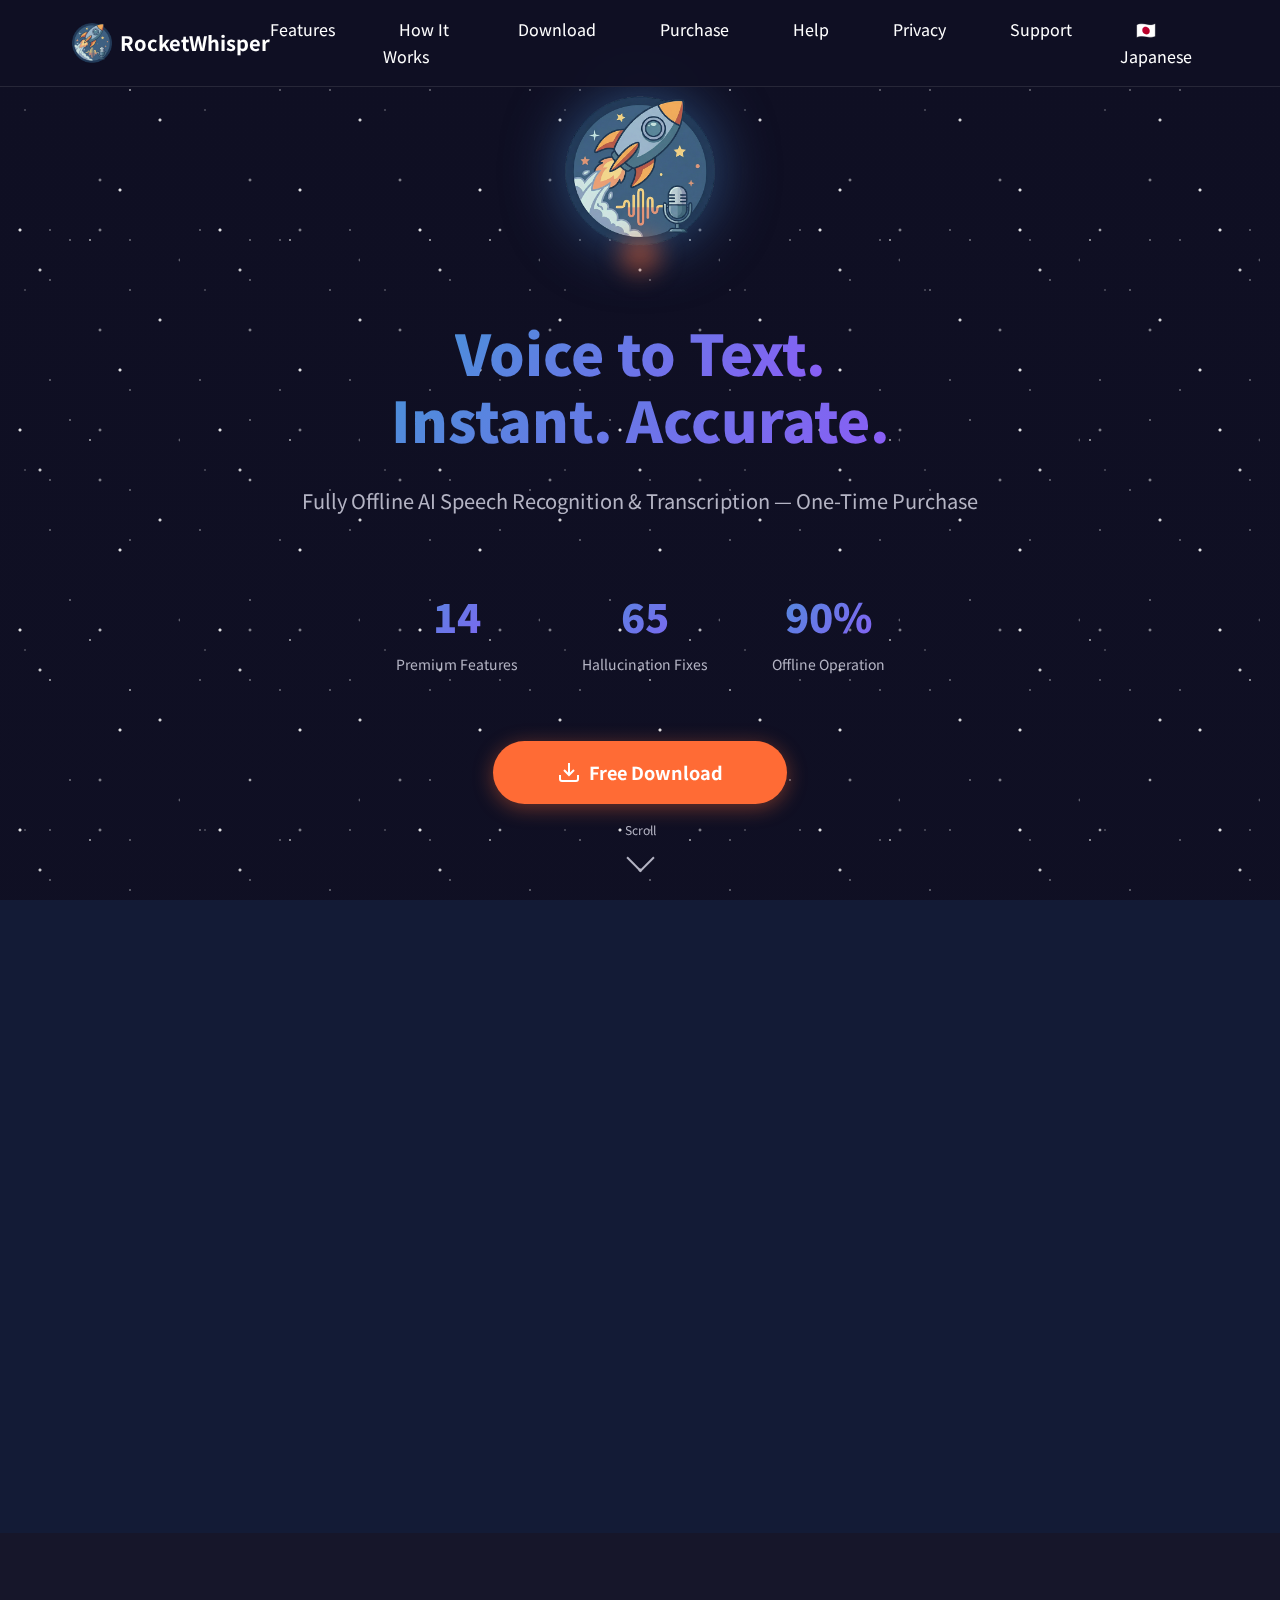
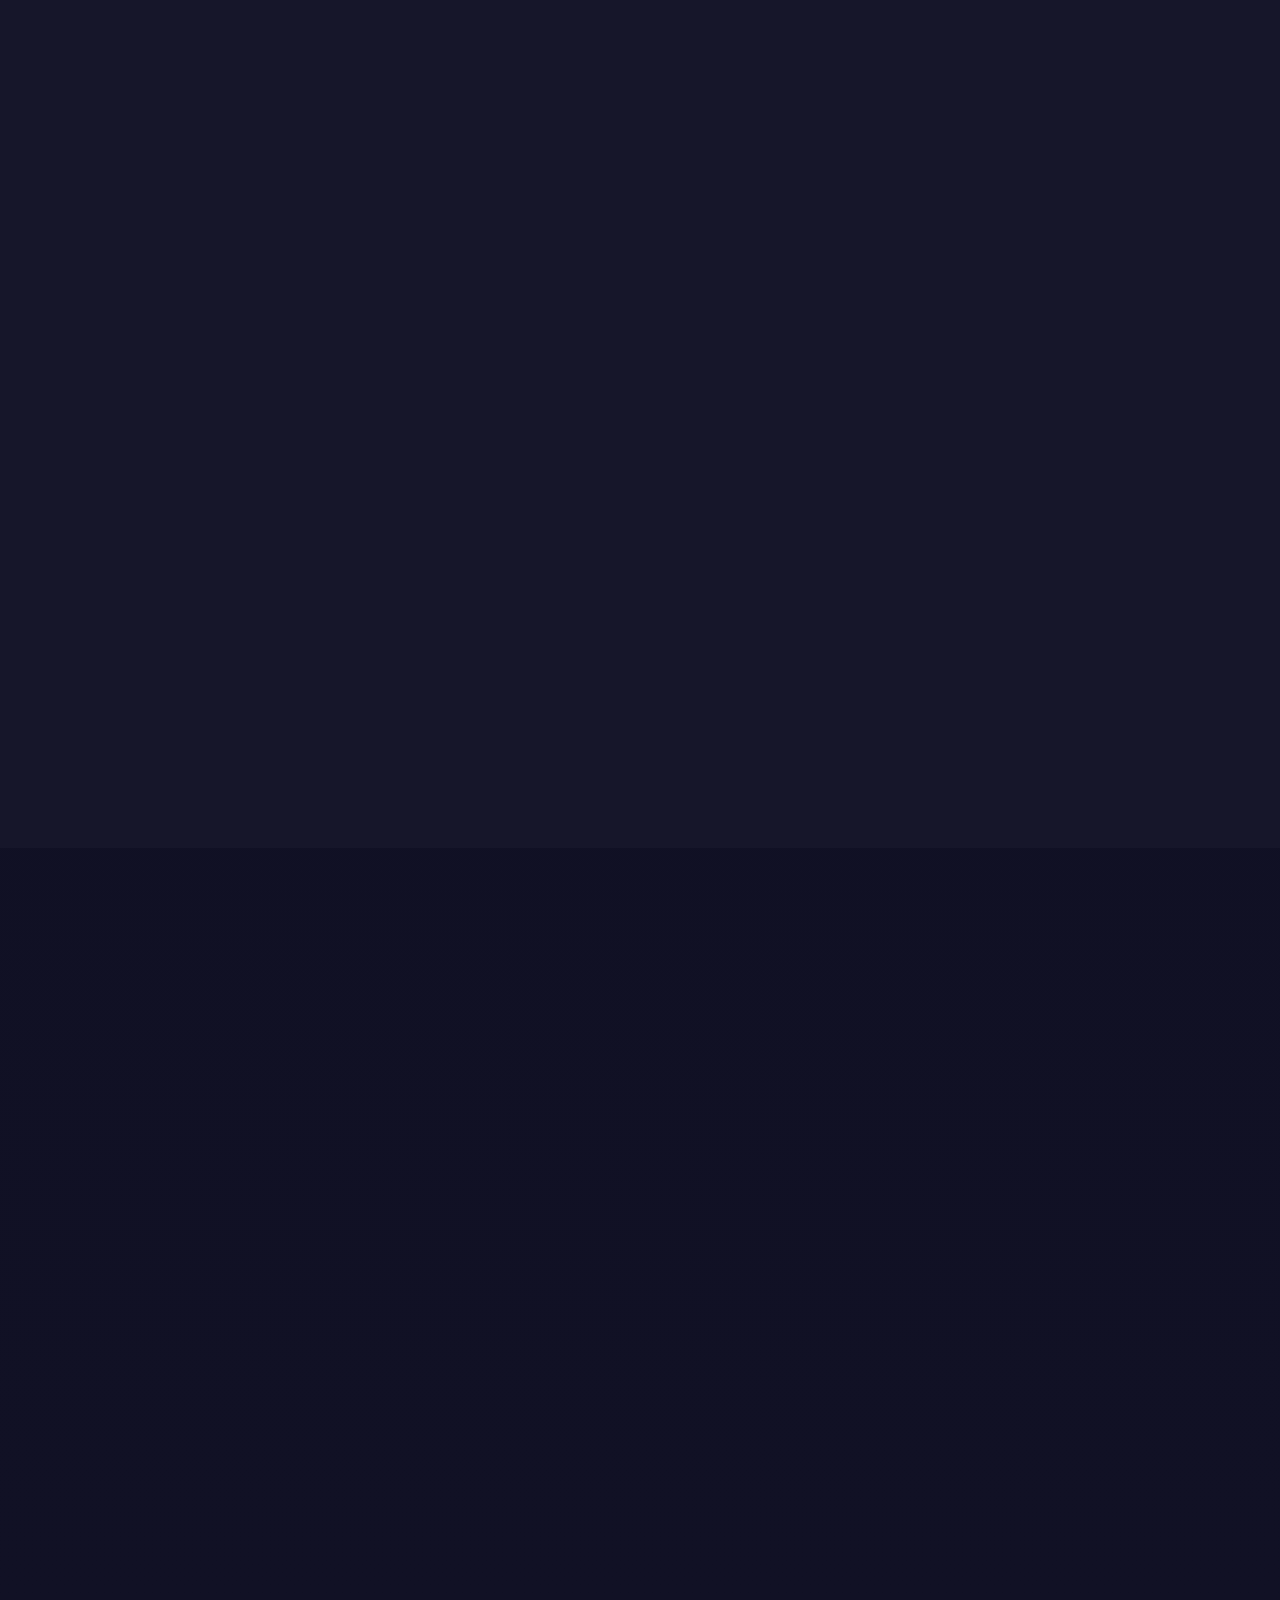
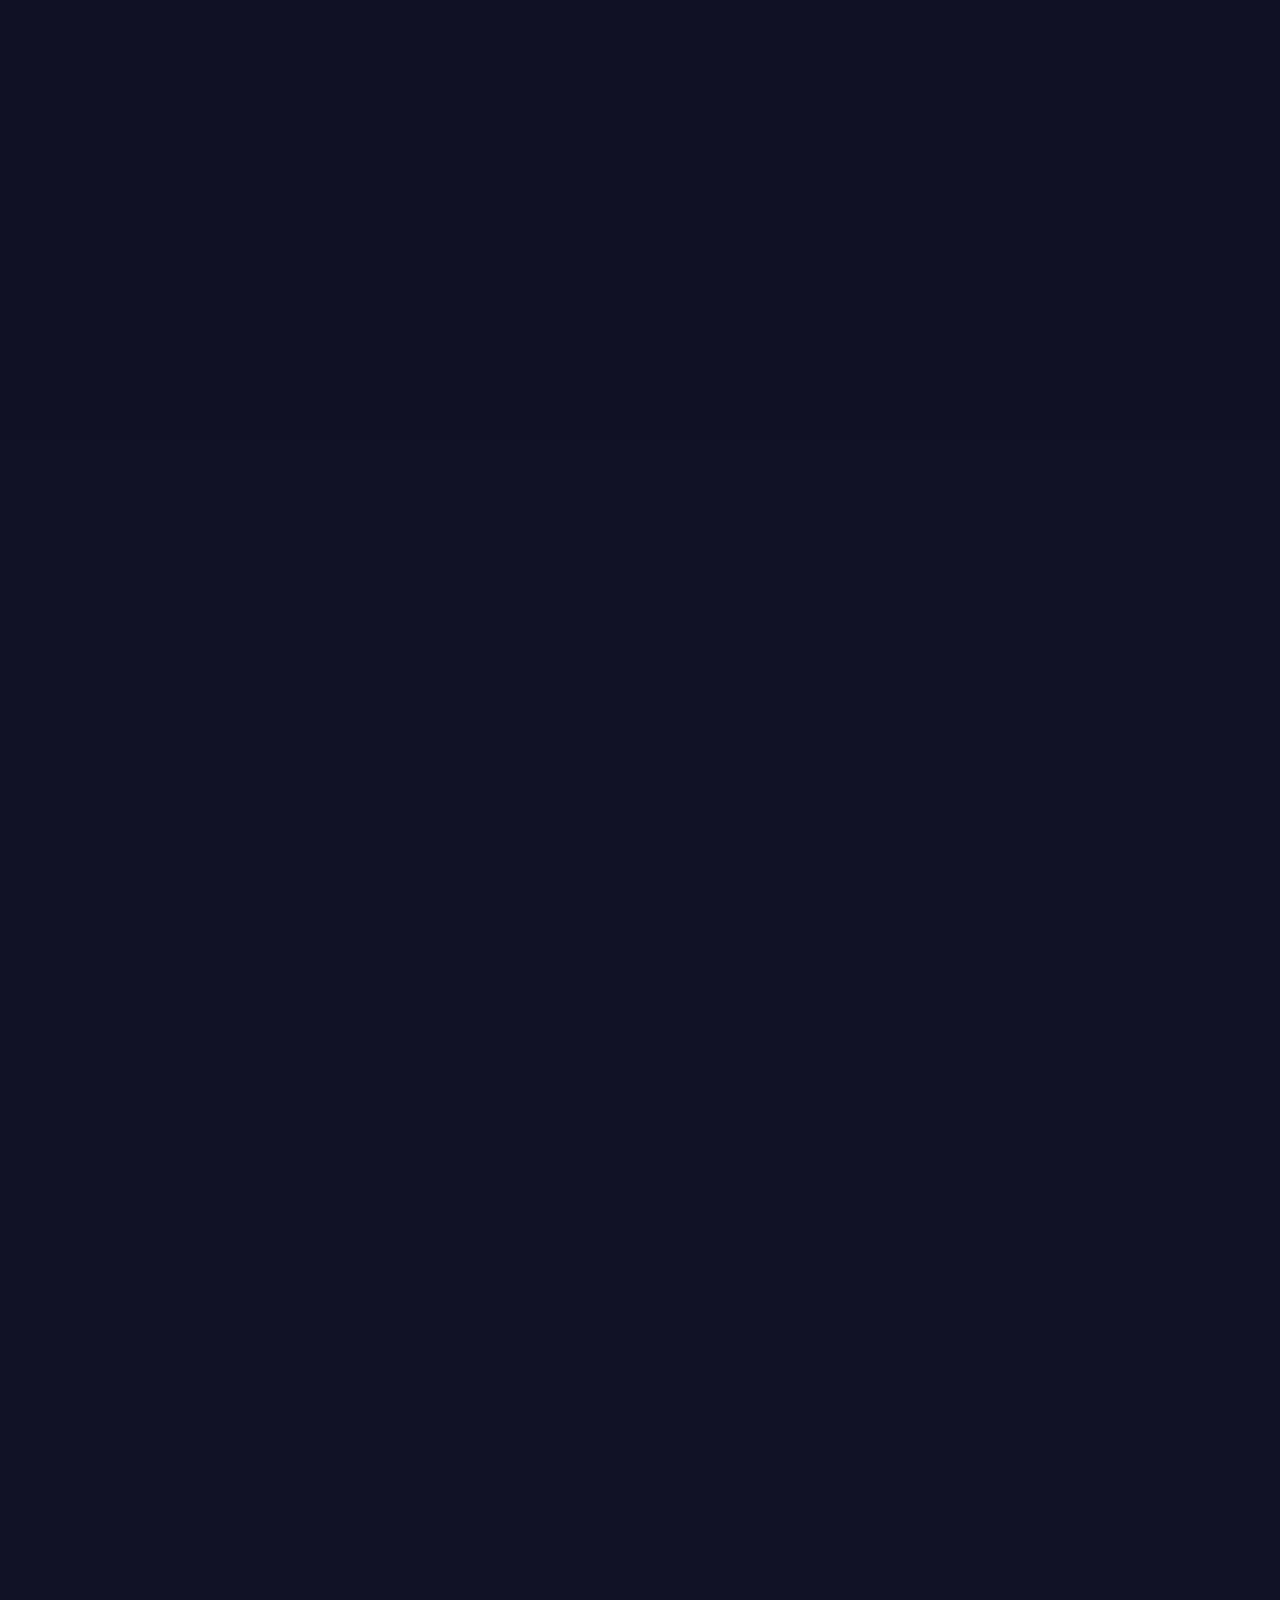
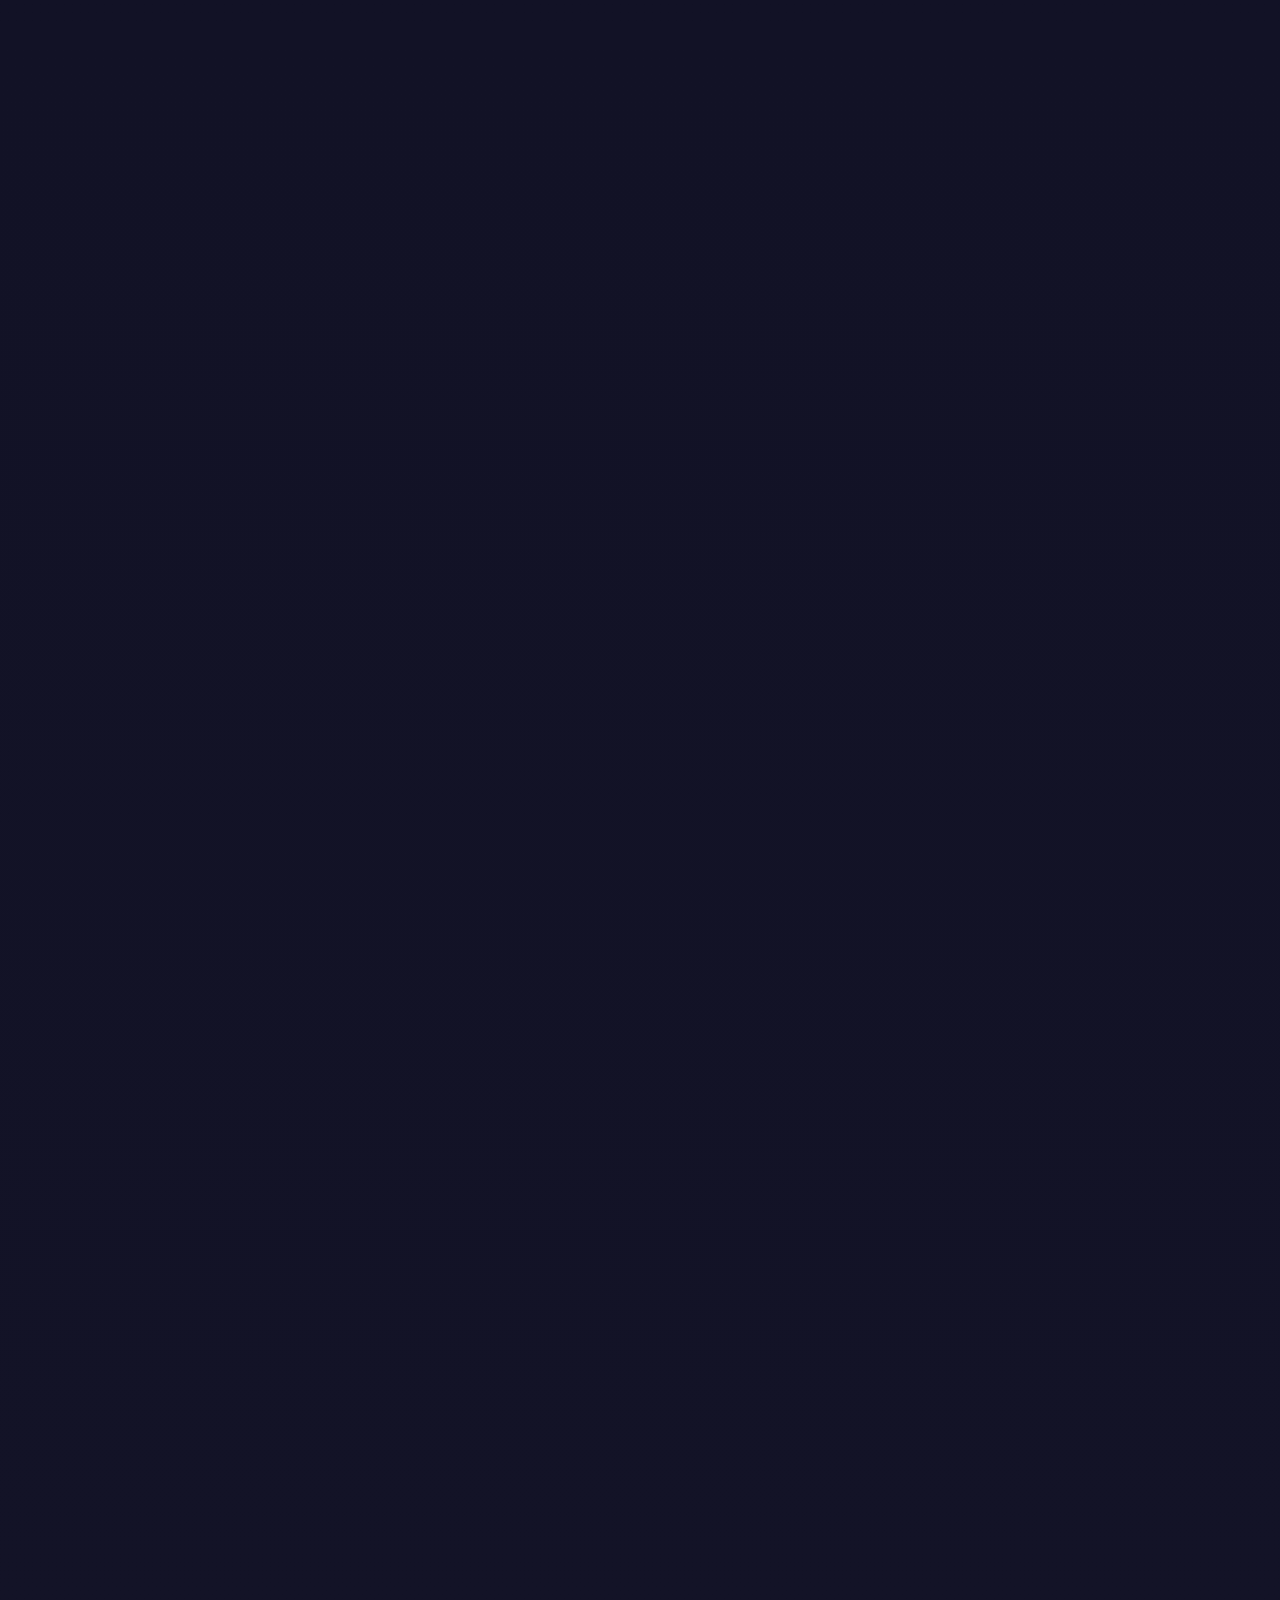
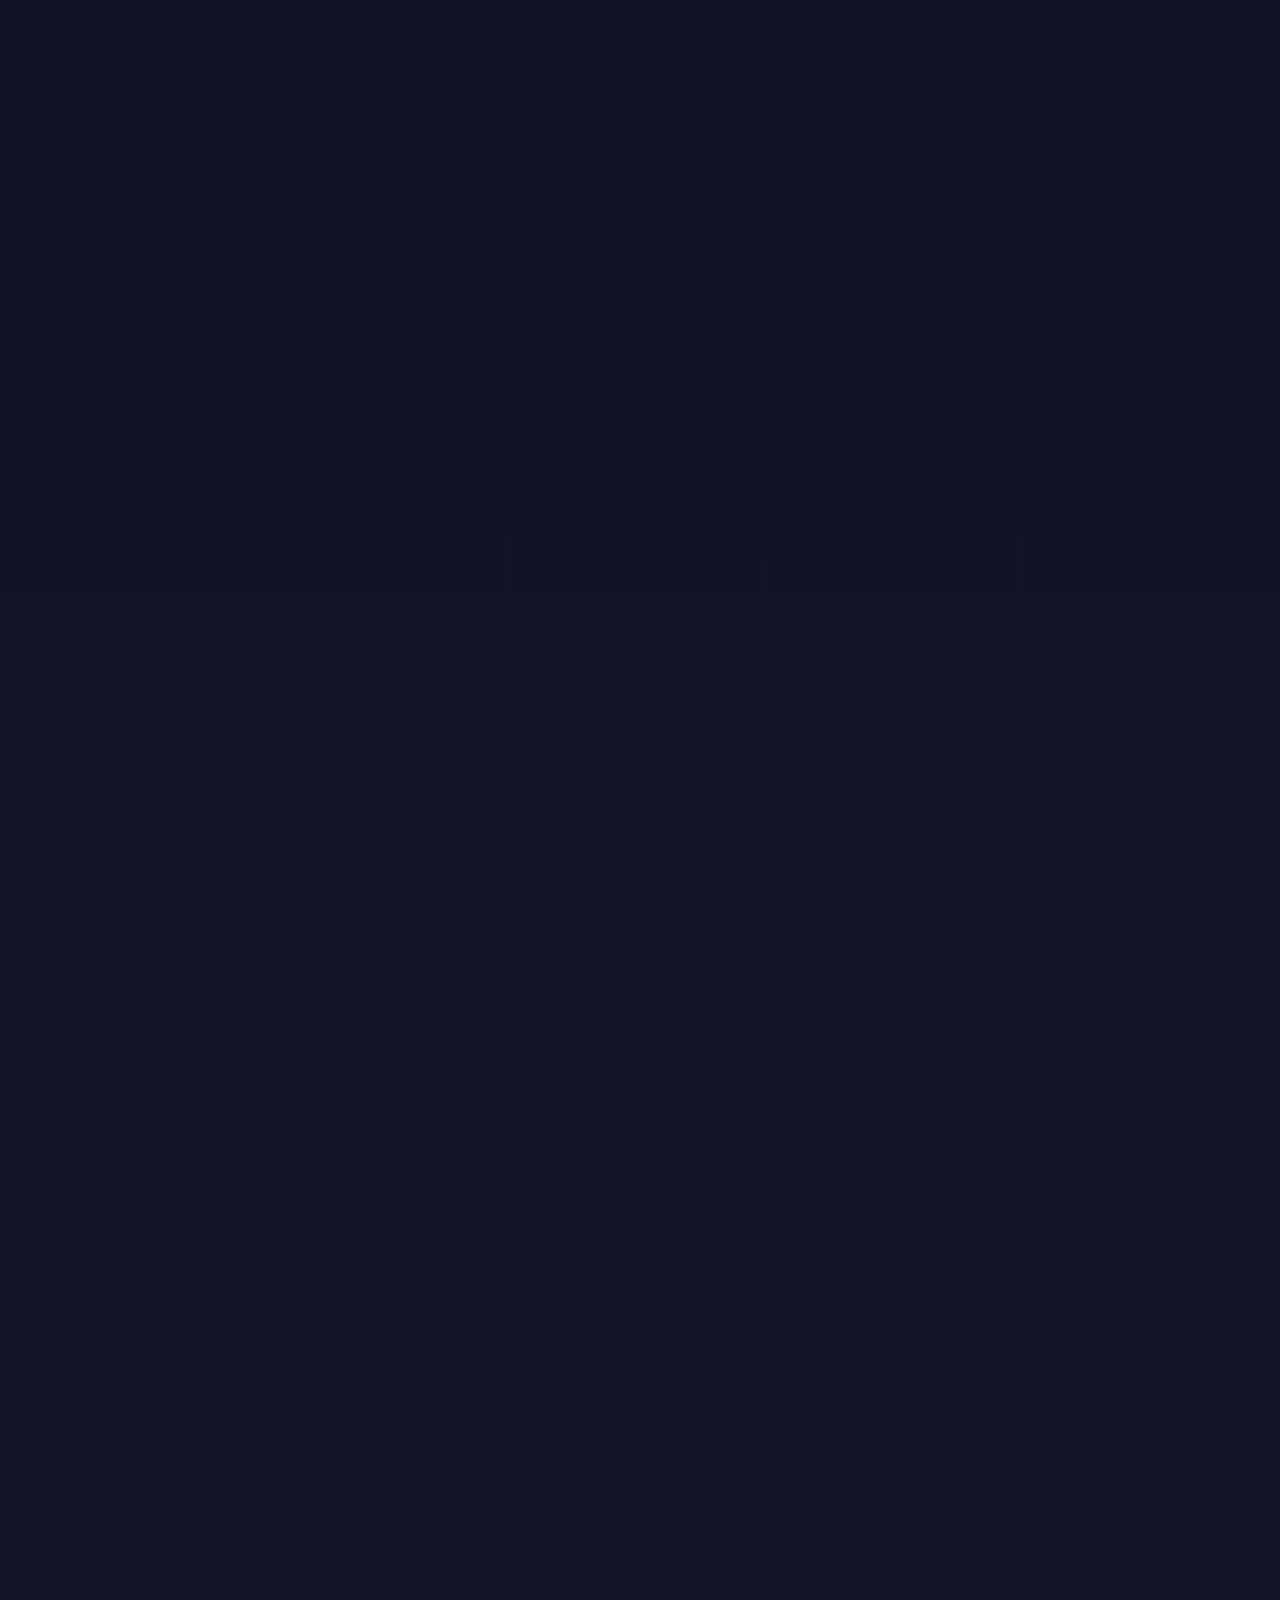
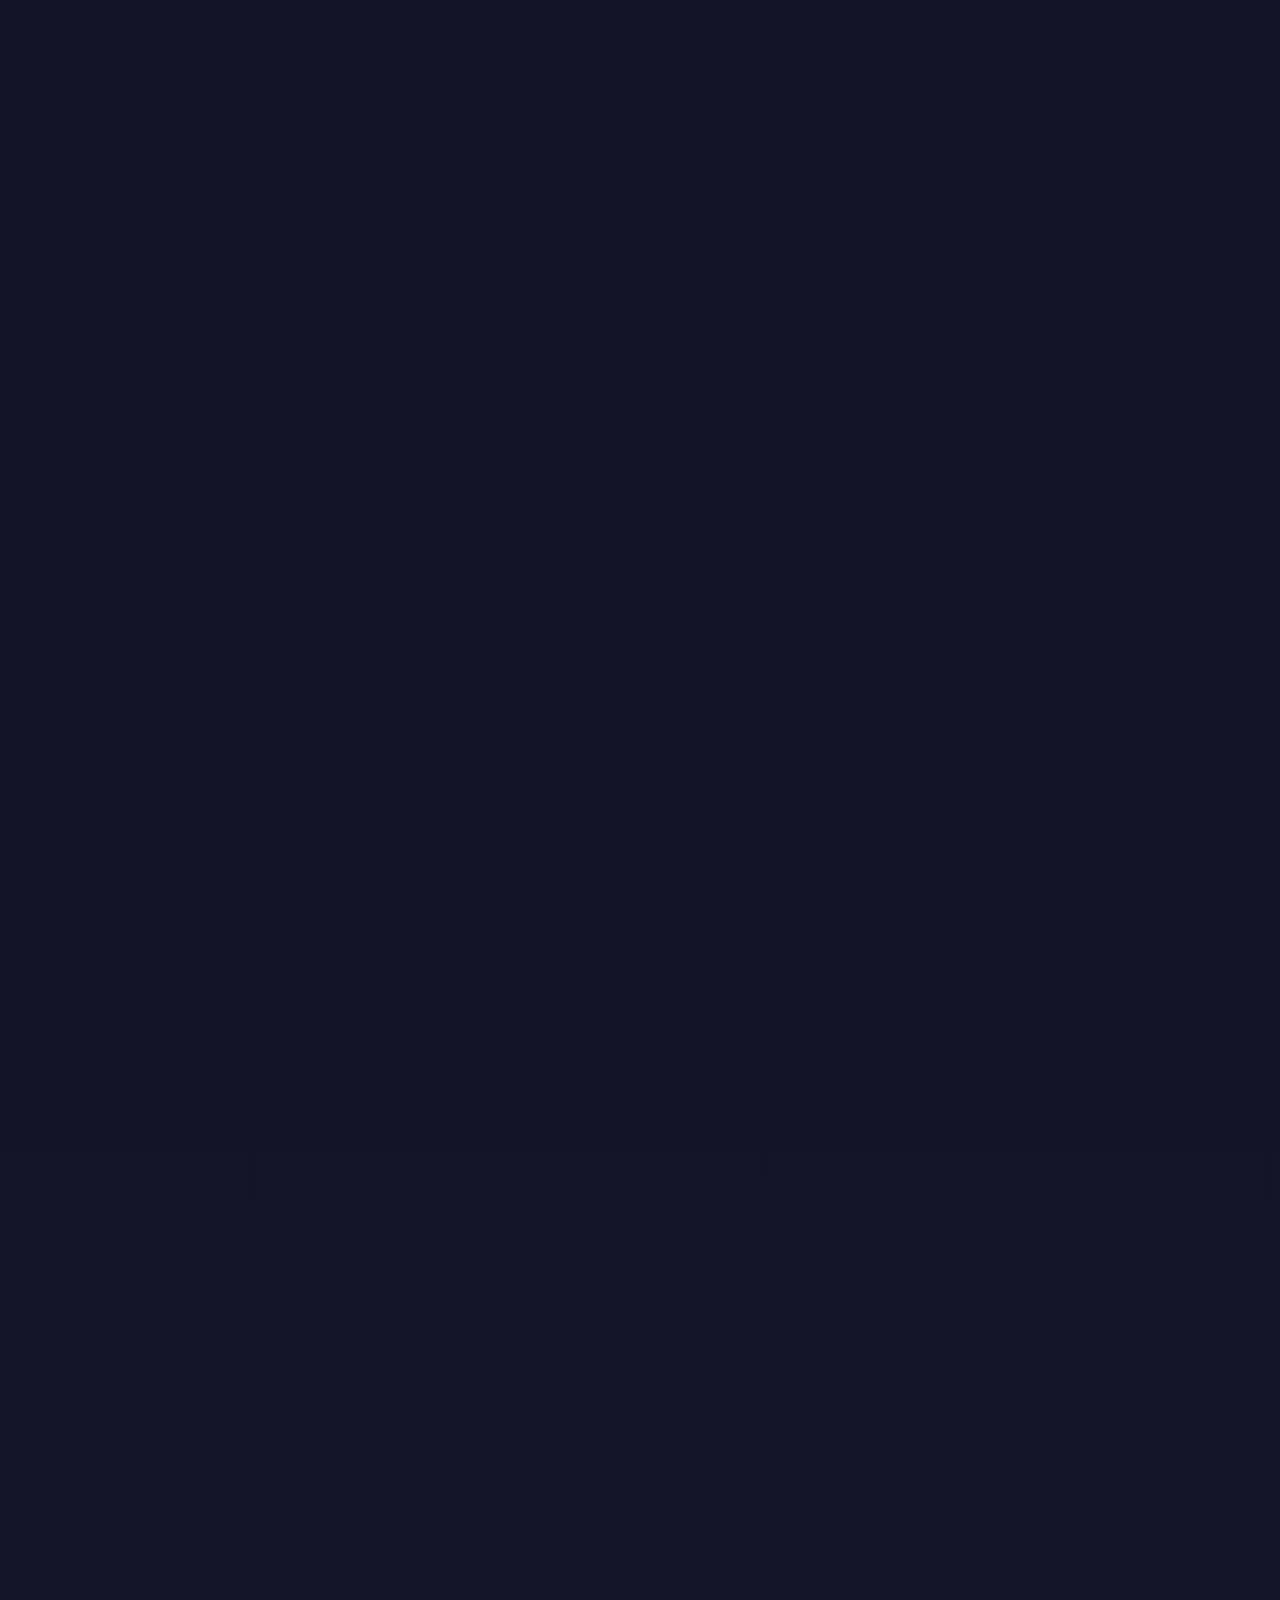
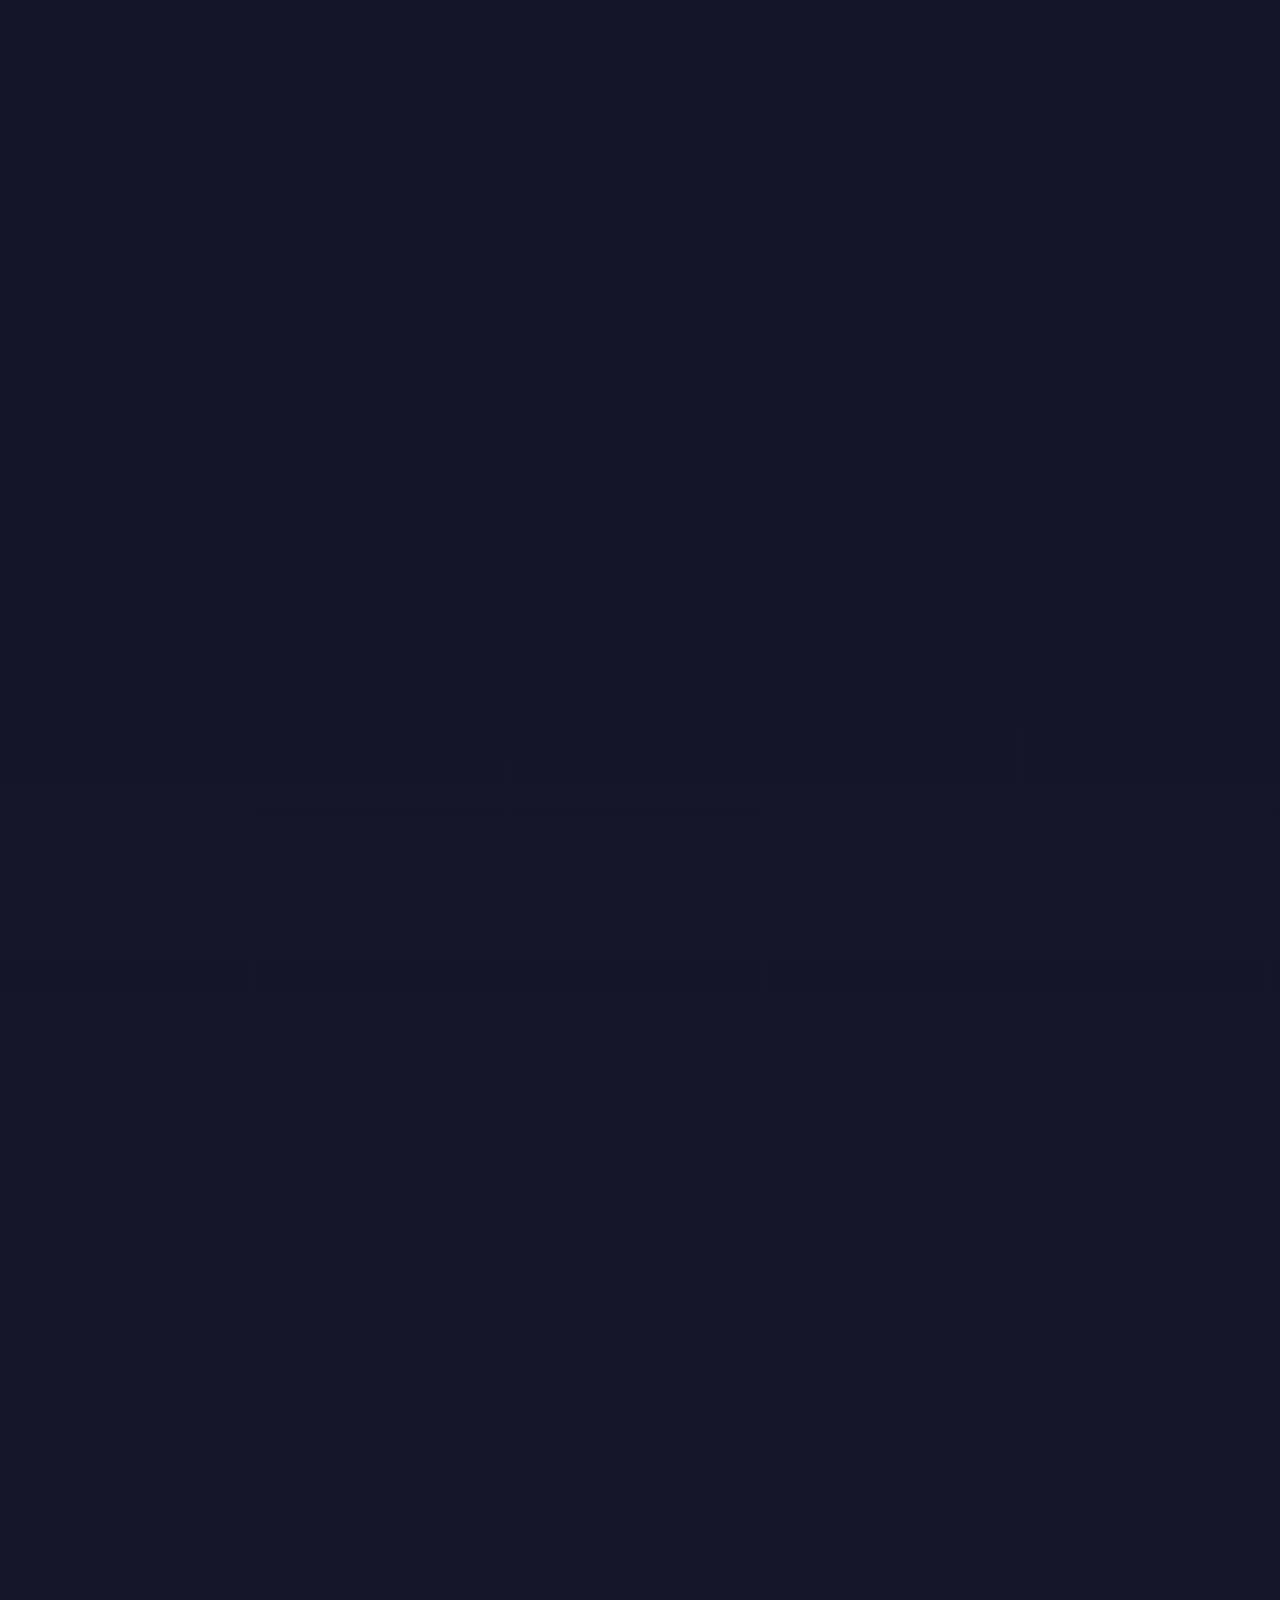
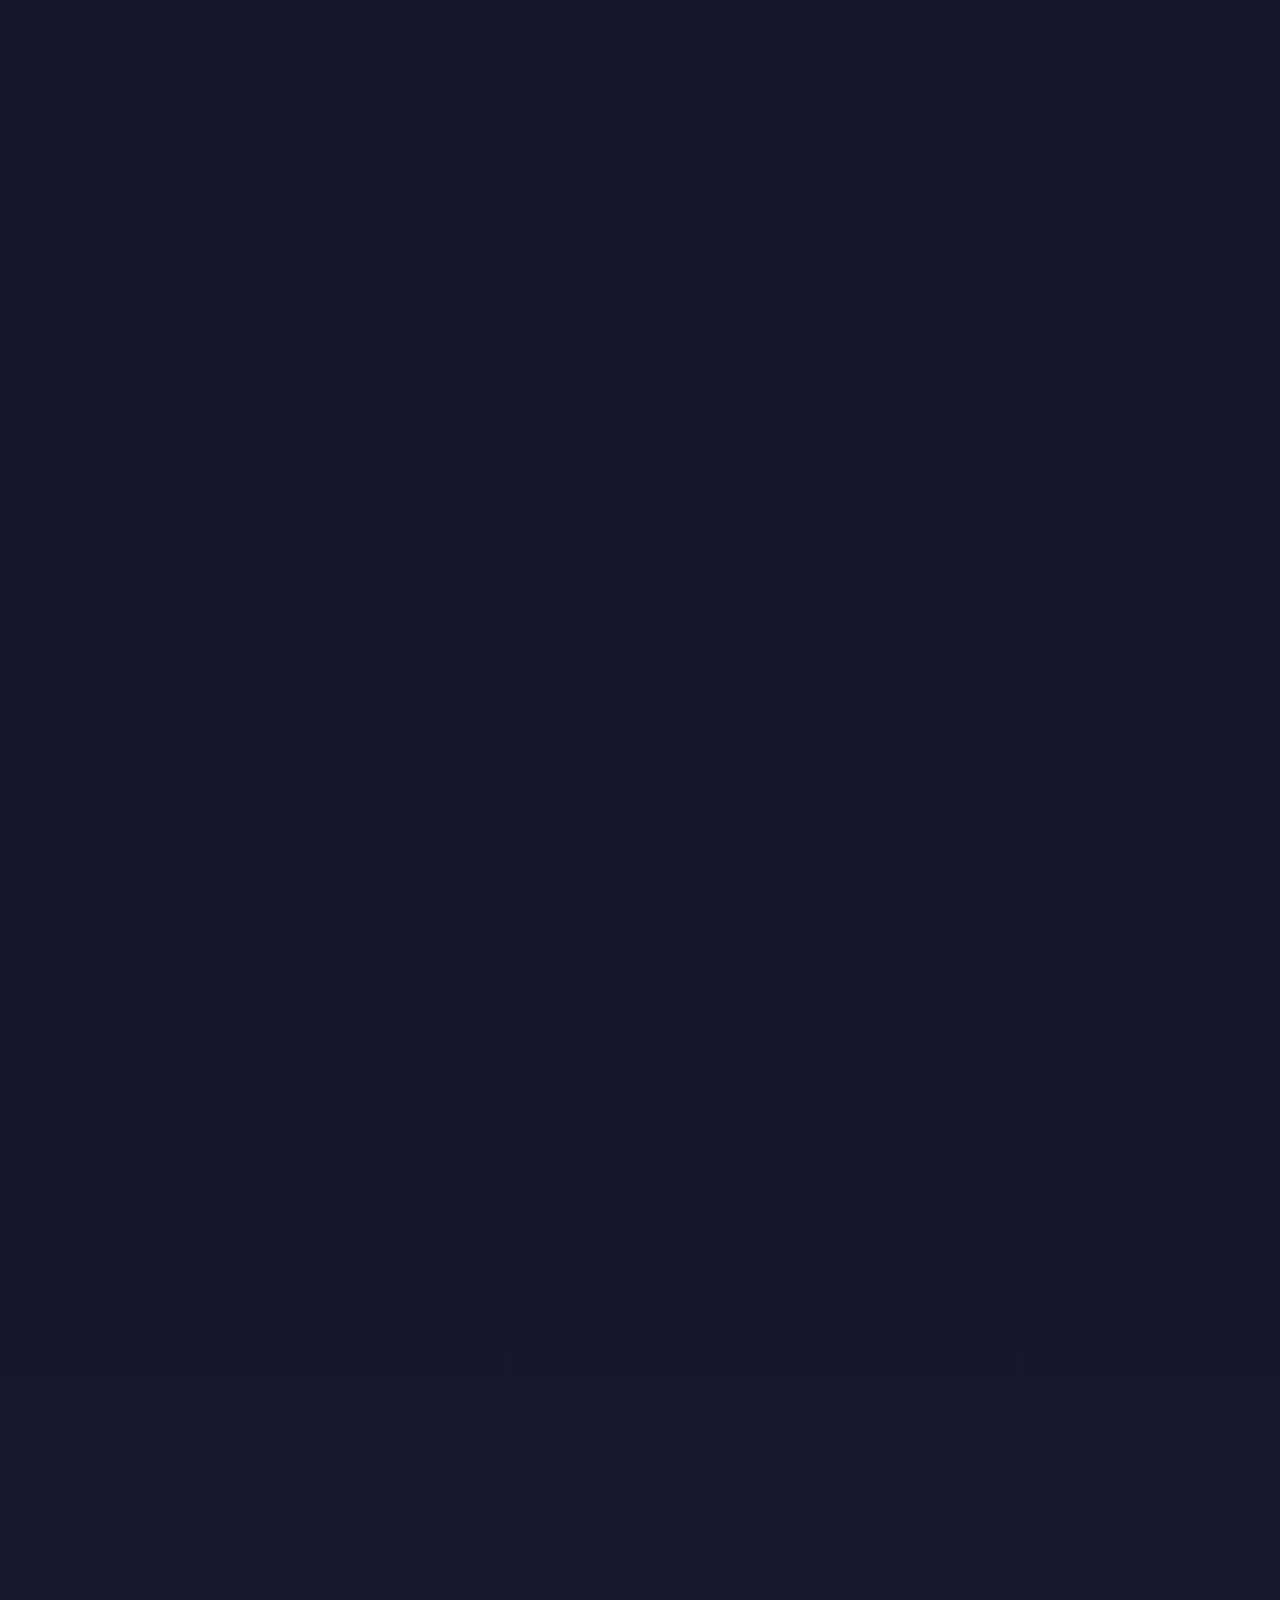
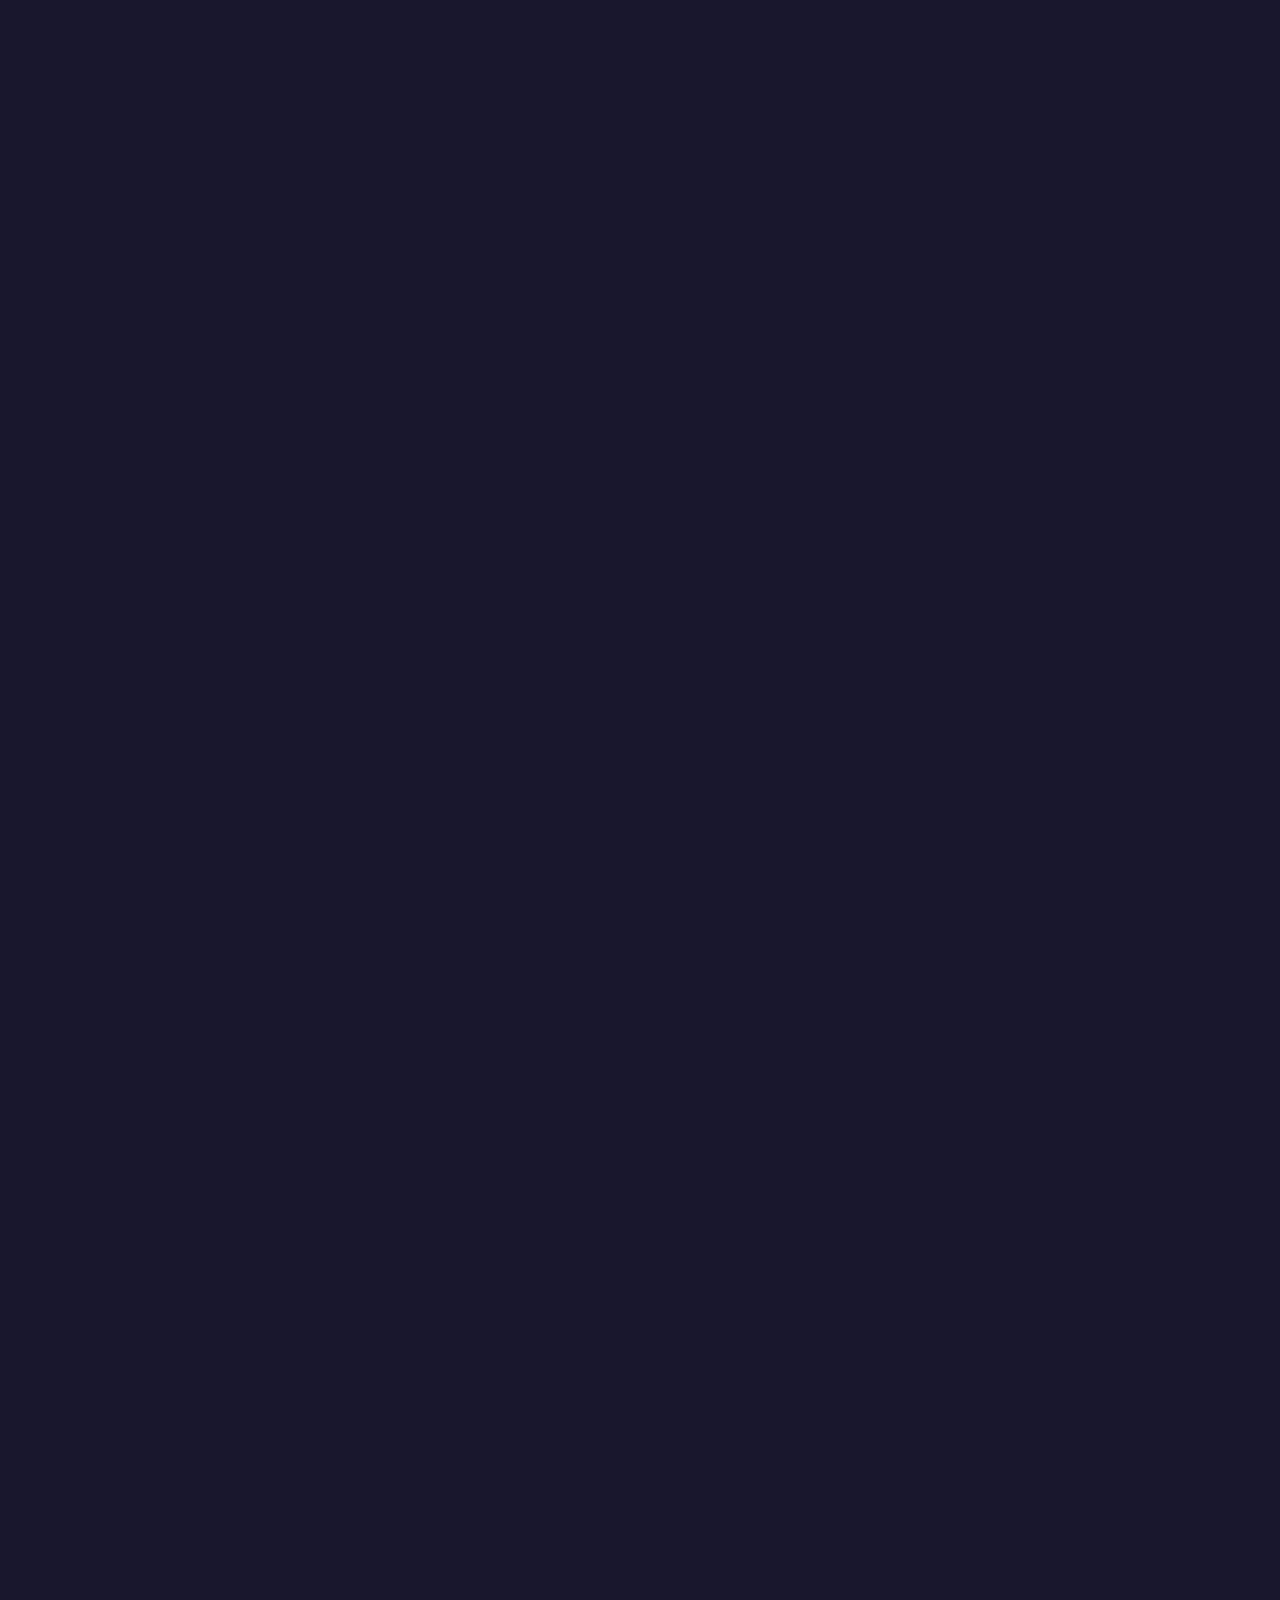
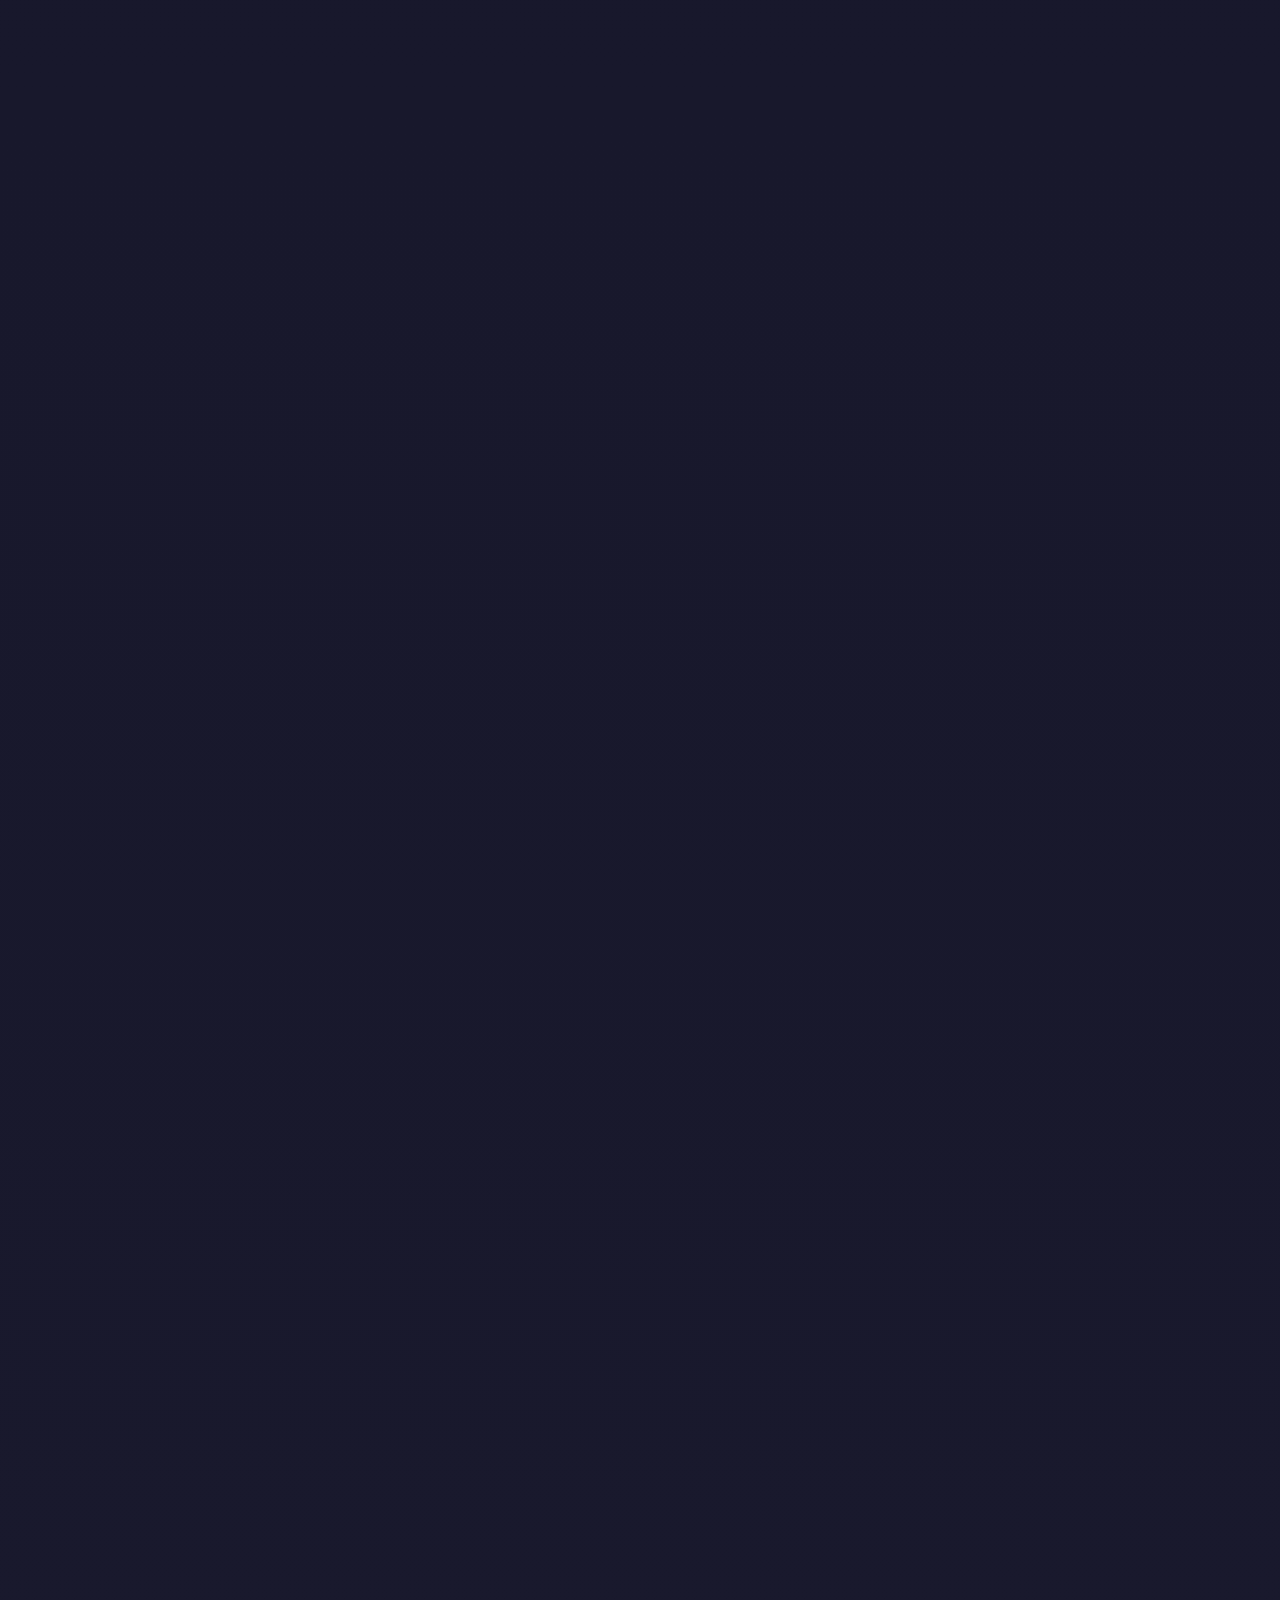
<file: en/index.html>
<!DOCTYPE html>
<html lang="en">
<head>
    <meta charset="UTF-8">
    <script>!function(){var l=sessionStorage.getItem("rw-lang");if("en"!==l&&("ja"===l||(navigator.language||"").startsWith("ja"))){var p=location.pathname.split("/").pop()||"index.html";location.replace("../"+p+location.hash)}}();</script>
    <meta name="viewport" content="width=device-width, initial-scale=1.0">
    <meta name="robots" content="index, follow, max-snippet:-1, max-image-preview:large">
    <meta name="description" content="RocketWhisper is a fully offline AI speech recognition and transcription software. Powered by OpenAI Whisper for high-accuracy voice-to-text. NVIDIA GPU (CUDA) & AMD/Intel GPU (Vulkan) acceleration. Meeting transcription, video subtitles (SRT/VTT), real-time voice typing. One-time purchase, no subscription. Windows 11/10.">
    <meta name="keywords" content="speech recognition,transcription,voice to text,AI speech recognition,Whisper,OpenAI Whisper,offline speech recognition,local transcription,real-time voice typing,meeting transcription,minutes creation,video transcription,subtitle generator,SRT,VTT,speech to text converter,Windows voice typing,AI transcription,NVIDIA CUDA,GPU speech recognition,one-time purchase,no subscription,privacy,local processing,RocketWhisper,speech recognition software,transcription software,transcription app,batch processing,custom vocabulary,auto punctuation,voice commands,custom instructions,LLM integration,free speech to text,offline voice recognition">
    <meta property="og:title" content="RocketWhisper - AI Speech Recognition & Transcription | Fully Offline, One-Time Purchase">
    <meta property="og:description" content="Fully offline AI speech recognition software. Powered by OpenAI Whisper. NVIDIA/AMD/Intel GPU accelerated. Meeting transcription, video subtitles. No subscription fees.">
    <meta property="og:type" content="website">
    <meta property="og:url" content="https://mojosoftjp.github.io/rocketwhisper/en/">
    <meta property="og:site_name" content="RocketWhisper">
    <meta property="og:locale" content="en_US">
    <meta property="og:image" content="https://mojosoftjp.github.io/rocketwhisper/images/RocketWhisper3.png">
    <meta name="twitter:card" content="summary_large_image">
    <meta name="twitter:title" content="RocketWhisper - AI Speech Recognition & Transcription Software">
    <meta name="twitter:description" content="Fully offline AI speech-to-text. OpenAI Whisper powered. NVIDIA/AMD/Intel GPU accelerated. One-time purchase.">
    <meta name="twitter:image" content="https://mojosoftjp.github.io/rocketwhisper/images/RocketWhisper3.png">
    <link rel="canonical" href="https://mojosoftjp.github.io/rocketwhisper/en/">
    <link rel="alternate" hreflang="ja" href="https://mojosoftjp.github.io/rocketwhisper/">
    <link rel="alternate" hreflang="en" href="https://mojosoftjp.github.io/rocketwhisper/en/">
    <link rel="alternate" hreflang="x-default" href="https://mojosoftjp.github.io/rocketwhisper/">
    <title>RocketWhisper - AI Speech Recognition & Transcription | Offline, One-Time Purchase</title>
    <link rel="icon" type="image/png" href="../images/RocketWhisper3.png">
    <link rel="stylesheet" href="../css/style.css">
    <link rel="preconnect" href="https://fonts.googleapis.com">
    <link rel="preconnect" href="https://fonts.gstatic.com" crossorigin>
    <link href="https://fonts.googleapis.com/css2?family=Inter:wght@400;500;700;900&family=Noto+Sans+JP:wght@400;500;700;900&display=swap" rel="stylesheet">
    <script type="application/ld+json">
    {
        "@context": "https://schema.org",
        "@type": "SoftwareApplication",
        "name": "RocketWhisper",
        "description": "Fully offline AI speech recognition and transcription software powered by OpenAI Whisper. NVIDIA GPU (CUDA) & AMD/Intel GPU (Vulkan) accelerated.",
        "url": "https://mojosoftjp.github.io/rocketwhisper/en/",
        "applicationCategory": "UtilitiesApplication",
        "operatingSystem": "Windows 11, Windows 10",
        "offers": {
            "@type": "Offer",
            "price": "4800",
            "priceCurrency": "JPY",
            "description": "Personal License (one-time purchase, no subscription)"
        },
        "softwareVersion": "1.2.0",
        "author": {
            "@type": "Organization",
            "name": "Mojosoft Co., Ltd.",
            "url": "https://mojosoftjp.github.io/rocketwhisper/"
        },
        "inLanguage": ["ja", "en"],
        "downloadUrl": "https://mojosoftjp.github.io/rocketwhisper/en/#download",
        "featureList": "Offline speech recognition, Real-time transcription, NVIDIA CUDA GPU acceleration, AMD/Intel Vulkan GPU acceleration, Video transcription, SRT/VTT subtitle export, AI processing (LLM), Custom instructions, Custom vocabulary, Voice commands, Batch processing"
    }
    </script>
    <script type="application/ld+json">
    {
        "@context": "https://schema.org",
        "@type": "FAQPage",
        "mainEntity": [
            {
                "@type": "Question",
                "name": "Is RocketWhisper free to use?",
                "acceptedAnswer": {
                    "@type": "Answer",
                    "text": "Yes, you can try all features for free. After the trial period, a one-time purchase license (Personal: ¥4,800) is required. No monthly fees."
                }
            },
            {
                "@type": "Question",
                "name": "Does RocketWhisper work offline without internet?",
                "acceptedAnswer": {
                    "@type": "Answer",
                    "text": "Yes, RocketWhisper works completely offline. All audio processing happens locally on your PC. No data is ever sent to external servers."
                }
            },
            {
                "@type": "Question",
                "name": "Can I use it for meeting transcription?",
                "acceptedAnswer": {
                    "@type": "Answer",
                    "text": "Yes, you can transcribe meetings in real-time or from recorded audio/video files via batch processing. AI processing features can automatically summarize and format the results."
                }
            },
            {
                "@type": "Question",
                "name": "Can it create subtitles from video files?",
                "acceptedAnswer": {
                    "@type": "Answer",
                    "text": "Yes, RocketWhisper can transcribe video files (MP4, MKV, AVI, MOV, WebM) and export subtitles in SRT and VTT formats."
                }
            },
            {
                "@type": "Question",
                "name": "Do I need a GPU?",
                "acceptedAnswer": {
                    "@type": "Answer",
                    "text": "No, RocketWhisper works on CPU only. If you have an NVIDIA GPU, CUDA acceleration is automatically enabled. AMD and Intel GPUs are also supported via Vulkan acceleration for much faster recognition."
                }
            },
            {
                "@type": "Question",
                "name": "How is it different from other transcription services?",
                "acceptedAnswer": {
                    "@type": "Answer",
                    "text": "RocketWhisper processes everything locally so your audio data never leaves your PC, ensuring privacy. It's also a one-time purchase with no recurring subscription fees."
                }
            }
        ]
    }
    </script>
</head>
<body>
    <!-- Navigation -->
    <nav class="navbar">
        <div class="nav-container">
            <a href="index.html" class="nav-logo">
                <img src="../images/RocketWhisper3.png" alt="RocketWhisper" class="nav-icon">
                <span>RocketWhisper</span>
            </a>
            <button class="nav-toggle" aria-label="Menu">
                <span></span>
                <span></span>
                <span></span>
            </button>
            <ul class="nav-menu">
                <li><a href="#features">Features</a></li>
                <li><a href="#how-it-works">How It Works</a></li>
                <li><a href="#download">Download</a></li>
                <li><a href="purchase.html">Purchase</a></li>
                <li><a href="help.html">Help</a></li>
                <li><a href="privacy.html">Privacy</a></li>
                <li><a href="support.html">Support</a></li>
                <li><a href="../index.html" onclick="sessionStorage.setItem('rw-lang','ja')">&#x1F1EF;&#x1F1F5; Japanese</a></li>
            </ul>
        </div>
    </nav>

    <!-- Hero Section -->
    <section class="hero">
        <div class="hero-bg">
            <div class="stars"></div>
            <div class="stars2"></div>
            <div class="stars3"></div>
            <!-- Shooting stars -->
            <div class="shooting-star"></div>
            <div class="shooting-star delay-1"></div>
            <div class="shooting-star delay-2"></div>
            <!-- Aurora effect -->
            <div class="aurora"></div>
        </div>
        <div class="hero-content">
            <div class="hero-icon-wrapper">
                <img src="../images/RocketWhisper3.png" alt="RocketWhisper" class="hero-icon floating">
                <div class="rocket-trail"></div>
            </div>
            <h1 class="hero-title">
                <span class="gradient-text">Voice to Text.</span><br>
                <span class="gradient-text">Instant. Accurate.</span>
            </h1>
            <p class="hero-subtitle">Fully Offline AI Speech Recognition & Transcription — One-Time Purchase</p>
            <div class="hero-stats">
                <div class="stat-item">
                    <span class="stat-number">16</span>
                    <span class="stat-label">Premium Features</span>
                </div>
                <div class="stat-item">
                    <span class="stat-number">73</span>
                    <span class="stat-label">Hallucination Fixes</span>
                </div>
                <div class="stat-item">
                    <span class="stat-number">100%</span>
                    <span class="stat-label">Offline Operation</span>
                </div>
            </div>
            <a href="#download" class="cta-button">
                <svg class="download-icon" viewBox="0 0 24 24" fill="none" stroke="currentColor" stroke-width="2">
                    <path d="M21 15v4a2 2 0 0 1-2 2H5a2 2 0 0 1-2-2v-4"></path>
                    <polyline points="7,10 12,15 17,10"></polyline>
                    <line x1="12" y1="15" x2="12" y2="3"></line>
                </svg>
                Free Download
            </a>
        </div>
        <div class="scroll-indicator">
            <span>Scroll</span>
            <div class="scroll-arrow"></div>
        </div>
    </section>

    <!-- Problems Section -->
    <section class="problems" id="problems">
        <div class="container">
            <h2 class="section-title fade-in">Do you have these <span class="highlight">concerns</span>?</h2>
            <div class="problems-grid">
                <div class="problem-card fade-in">
                    <div class="problem-icon">
                        <svg viewBox="0 0 24 24" fill="none" stroke="currentColor" stroke-width="2">
                            <path d="M12 22s8-4 8-10V5l-8-3-8 3v7c0 6 8 10 8 10z"></path>
                            <path d="M9 12l2 2 4-4"></path>
                        </svg>
                    </div>
                    <h3>Privacy Worries</h3>
                    <p>You want voice input but don't want to send audio data to the cloud...</p>
                </div>
                <div class="problem-card fade-in">
                    <div class="problem-icon">
                        <svg viewBox="0 0 24 24" fill="none" stroke="currentColor" stroke-width="2">
                            <circle cx="12" cy="12" r="10"></circle>
                            <line x1="12" y1="8" x2="12" y2="12"></line>
                            <line x1="12" y1="16" x2="12.01" y2="16"></line>
                        </svg>
                    </div>
                    <h3>Low Recognition Accuracy</h3>
                    <p>Other speech recognition software makes too many errors to be useful...</p>
                </div>
                <div class="problem-card fade-in">
                    <div class="problem-icon">
                        <svg viewBox="0 0 24 24" fill="none" stroke="currentColor" stroke-width="2">
                            <path d="M4 19.5A2.5 2.5 0 0 1 6.5 17H20"></path>
                            <path d="M6.5 2H20v20H6.5A2.5 2.5 0 0 1 4 19.5v-15A2.5 2.5 0 0 1 6.5 2z"></path>
                        </svg>
                    </div>
                    <h3>Technical Terms Not Recognized</h3>
                    <p>Industry-specific terminology and proper nouns aren't converted correctly...</p>
                </div>
                <div class="problem-card fade-in">
                    <div class="problem-icon">
                        <svg viewBox="0 0 24 24" fill="none" stroke="currentColor" stroke-width="2">
                            <polyline points="4 7 4 4 20 4 20 7"></polyline>
                            <line x1="9" y1="20" x2="15" y2="20"></line>
                            <line x1="12" y1="4" x2="12" y2="20"></line>
                        </svg>
                    </div>
                    <h3>Manual Punctuation Is Tedious</h3>
                    <p>Adding periods and commas manually is time-consuming...</p>
                </div>
            </div>
        </div>
    </section>

    <!-- Solution Section -->
    <section class="solution">
        <div class="container">
            <h2 class="section-title fade-in">
                <span class="gradient-text">RocketWhisper</span> solves it all
            </h2>
            <div class="solution-grid">
                <div class="solution-card fade-in">
                    <div class="solution-icon-wrapper">
                        <svg viewBox="0 0 24 24" fill="none" stroke="currentColor" stroke-width="2">
                            <path d="M12 2a3 3 0 0 0-3 3v7a3 3 0 0 0 6 0V5a3 3 0 0 0-3-3z"></path>
                            <path d="M19 10v2a7 7 0 0 1-14 0v-2"></path>
                            <line x1="12" y1="19" x2="12" y2="22"></line>
                        </svg>
                    </div>
                    <h3>High-Accuracy Recognition with OpenAI Whisper</h3>
                    <p>Powered by a world-class AI speech recognition engine. Industry-leading accuracy for multiple languages.</p>
                </div>
                <div class="solution-card fade-in">
                    <div class="solution-icon-wrapper">
                        <svg viewBox="0 0 24 24" fill="none" stroke="currentColor" stroke-width="2">
                            <rect x="3" y="11" width="18" height="11" rx="2" ry="2"></rect>
                            <path d="M7 11V7a5 5 0 0 1 10 0v4"></path>
                        </svg>
                    </div>
                    <h3>Fully Local Processing</h3>
                    <p>All speech processing happens entirely on your PC. No data is ever sent externally.</p>
                </div>
                <div class="solution-card fade-in">
                    <div class="solution-icon-wrapper">
                        <svg viewBox="0 0 24 24" fill="none" stroke="currentColor" stroke-width="2">
                            <path d="M14 2H6a2 2 0 0 0-2 2v16a2 2 0 0 0 2 2h12a2 2 0 0 0 2-2V8z"></path>
                            <polyline points="14 2 14 8 20 8"></polyline>
                            <line x1="16" y1="13" x2="8" y2="13"></line>
                            <line x1="16" y1="17" x2="8" y2="17"></line>
                            <polyline points="10 9 9 9 8 9"></polyline>
                        </svg>
                    </div>
                    <h3>Custom Dictionary for Technical Terms</h3>
                    <p>Register industry jargon and proper nouns. Leverages Whisper's initial prompt feature for improved accuracy.</p>
                </div>
                <div class="solution-card fade-in">
                    <div class="solution-icon-wrapper">
                        <svg viewBox="0 0 24 24" fill="none" stroke="currentColor" stroke-width="2">
                            <polygon points="12 2 15.09 8.26 22 9.27 17 14.14 18.18 21.02 12 17.77 5.82 21.02 7 14.14 2 9.27 8.91 8.26 12 2"></polygon>
                        </svg>
                    </div>
                    <h3>Auto Punctuation</h3>
                    <p>AI understands context and automatically inserts punctuation at natural positions. Perfect text effortlessly.</p>
                </div>
            </div>
        </div>
    </section>

    <!-- GPU Boost Section -->
    <section class="gpu-boost">
        <div class="container">
            <div class="gpu-boost-card fade-in">
                <div class="gpu-boost-content">
                    <div class="gpu-boost-badge">NEW</div>
                    <h2 class="gpu-boost-title">
                        <svg class="gpu-icon" viewBox="0 0 24 24" fill="none" stroke="currentColor" stroke-width="1.5">
                            <rect x="4" y="4" width="16" height="16" rx="2"></rect>
                            <rect x="8" y="8" width="8" height="8" rx="1"></rect>
                            <line x1="2" y1="9" x2="4" y2="9"></line>
                            <line x1="2" y1="15" x2="4" y2="15"></line>
                            <line x1="20" y1="9" x2="22" y2="9"></line>
                            <line x1="20" y1="15" x2="22" y2="15"></line>
                            <line x1="9" y1="2" x2="9" y2="4"></line>
                            <line x1="15" y1="2" x2="15" y2="4"></line>
                            <line x1="9" y1="20" x2="9" y2="22"></line>
                            <line x1="15" y1="20" x2="15" y2="22"></line>
                        </svg>
                        <span class="gpu-highlight">Blazing Fast</span> with Any GPU
                    </h2>
                    <p class="gpu-boost-description">
                        NVIDIA, AMD, or Intel &mdash; if your PC has a GPU, speech recognition speeds up <strong>several times to 10x or more</strong>.<br>
                        No configuration needed &mdash; just launch the app and it automatically detects your GPU for optimal acceleration.
                    </p>
                    <div class="gpu-speed-comparison">
                        <div class="speed-bar-group">
                            <div class="speed-bar-label">
                                <span class="speed-bar-name">CPU Only</span>
                                <span class="speed-bar-time">Normal Speed</span>
                            </div>
                            <div class="speed-bar">
                                <div class="speed-bar-fill cpu-fill"></div>
                            </div>
                        </div>
                        <div class="speed-bar-group">
                            <div class="speed-bar-label">
                                <span class="speed-bar-name gpu-name">With GPU</span>
                                <span class="speed-bar-time gpu-time">Several to 10x+ Faster</span>
                            </div>
                            <div class="speed-bar">
                                <div class="speed-bar-fill gpu-fill"></div>
                            </div>
                        </div>
                    </div>
                    <div class="gpu-features">
                        <div class="gpu-feature-item">
                            <svg viewBox="0 0 24 24" fill="none" stroke="currentColor" stroke-width="2.5">
                                <polyline points="20 6 9 17 4 12"></polyline>
                            </svg>
                            <span>Zero config &mdash; auto detection</span>
                        </div>
                        <div class="gpu-feature-item">
                            <svg viewBox="0 0 24 24" fill="none" stroke="currentColor" stroke-width="2.5">
                                <polyline points="20 6 9 17 4 12"></polyline>
                            </svg>
                            <span>Works on CPU even without a GPU</span>
                        </div>
                        <div class="gpu-feature-item">
                            <svg viewBox="0 0 24 24" fill="none" stroke="currentColor" stroke-width="2.5">
                                <polyline points="20 6 9 17 4 12"></polyline>
                            </svg>
                            <span>NVIDIA CUDA / AMD &amp; Intel Vulkan supported</span>
                        </div>
                    </div>
                </div>
            </div>
        </div>
    </section>

    <!-- New Feature: AI Command & Voice Search Section -->
    <section class="gpu-boost" style="padding-top: 0;">
        <div class="container">
            <div class="gpu-boost-card fade-in" style="background: linear-gradient(135deg, rgba(106, 17, 203, 0.12) 0%, rgba(37, 117, 252, 0.12) 50%, rgba(74, 144, 217, 0.12) 100%); border-color: rgba(106, 17, 203, 0.3);">
                <div class="gpu-boost-content">
                    <div class="gpu-boost-badge" style="background: linear-gradient(135deg, #6a11cb, #2575fc);">NEW</div>
                    <h2 class="gpu-boost-title">
                        Voice-Powered <span class="gpu-highlight">AI Control</span> &amp; <span class="gpu-highlight">Web Search</span>
                    </h2>
                    <p class="gpu-boost-description">
                        Two powerful new features make speech recognition even more versatile.
                    </p>
                    <div style="display: flex; flex-wrap: wrap; gap: 2rem; margin-top: 2rem;">
                        <!-- AI Command Mode -->
                        <div style="flex: 1; min-width: 280px; background: rgba(255,255,255,0.06); border-radius: 12px; padding: 1.5rem; border: 1px solid rgba(106, 17, 203, 0.15);">
                            <h3 style="font-size: 1.3rem; margin-bottom: 0.8rem; display: flex; align-items: center; gap: 0.5rem;">
                                <svg viewBox="0 0 24 24" fill="none" stroke="currentColor" stroke-width="2" style="width: 28px; height: 28px; color: #6a11cb;">
                                    <path d="M12 2a3 3 0 0 0-3 3v7a3 3 0 0 0 6 0V5a3 3 0 0 0-3-3z"></path>
                                    <path d="M19 10v2a7 7 0 0 1-14 0v-2"></path>
                                    <path d="M12 2L2 7l10 5 10-5-10-5z" style="transform: translate(12px, 12px) scale(0.5); transform-origin: center;"></path>
                                </svg>
                                AI Command Mode
                            </h3>
                            <p style="color: #aaa; line-height: 1.7; margin-bottom: 1rem;">
                                Select text, press the hotkey, and say "translate this," "summarize," or "make it formal." AI processes your text instantly.
                            </p>
                            <div class="gpu-features">
                                <div class="gpu-feature-item">
                                    <svg viewBox="0 0 24 24" fill="none" stroke="currentColor" stroke-width="2.5"><polyline points="20 6 9 17 4 12"></polyline></svg>
                                    <span>Select text + voice command for AI processing</span>
                                </div>
                                <div class="gpu-feature-item">
                                    <svg viewBox="0 0 24 24" fill="none" stroke="currentColor" stroke-width="2.5"><polyline points="20 6 9 17 4 12"></polyline></svg>
                                    <span>Translate, summarize, rephrase and more</span>
                                </div>
                                <div class="gpu-feature-item">
                                    <svg viewBox="0 0 24 24" fill="none" stroke="currentColor" stroke-width="2.5"><polyline points="20 6 9 17 4 12"></polyline></svg>
                                    <span>Works in any application</span>
                                </div>
                            </div>
                        </div>
                        <!-- Voice Search -->
                        <div style="flex: 1; min-width: 280px; background: rgba(255,255,255,0.06); border-radius: 12px; padding: 1.5rem; border: 1px solid rgba(37, 117, 252, 0.15);">
                            <h3 style="font-size: 1.3rem; margin-bottom: 0.8rem; display: flex; align-items: center; gap: 0.5rem;">
                                <svg viewBox="0 0 24 24" fill="none" stroke="currentColor" stroke-width="2" style="width: 28px; height: 28px; color: #2575fc;">
                                    <circle cx="11" cy="11" r="8"></circle>
                                    <line x1="21" y1="21" x2="16.65" y2="16.65"></line>
                                </svg>
                                Voice Search
                            </h3>
                            <p style="color: #aaa; line-height: 1.7; margin-bottom: 1rem;">
                                Just say "Search for Tokyo Tower" and a Google search opens automatically in your default browser. Research has never been smoother.
                            </p>
                            <div class="gpu-features">
                                <div class="gpu-feature-item">
                                    <svg viewBox="0 0 24 24" fill="none" stroke="currentColor" stroke-width="2.5"><polyline points="20 6 9 17 4 12"></polyline></svg>
                                    <span>"Search for ..." for instant web search</span>
                                </div>
                                <div class="gpu-feature-item">
                                    <svg viewBox="0 0 24 24" fill="none" stroke="currentColor" stroke-width="2.5"><polyline points="20 6 9 17 4 12"></polyline></svg>
                                    <span>Supports 10+ phrase patterns in English &amp; Japanese</span>
                                </div>
                                <div class="gpu-feature-item">
                                    <svg viewBox="0 0 24 24" fill="none" stroke="currentColor" stroke-width="2.5"><polyline points="20 6 9 17 4 12"></polyline></svg>
                                    <span>Opens in your default browser automatically</span>
                                </div>
                            </div>
                        </div>
                    </div>
                    <!-- Local LLM banner -->
                    <div style="margin-top: 2rem; padding: 1.2rem 1.5rem; background: linear-gradient(135deg, rgba(76, 175, 80, 0.12), rgba(56, 142, 60, 0.08)); border: 1px solid rgba(76, 175, 80, 0.3); border-radius: 10px; text-align: center;">
                        <p style="font-size: 1.05rem; line-height: 1.8; margin: 0;">
                            <strong style="color: #66BB6A; font-size: 1.1rem;">100% Offline Compatible</strong><br>
                            AI processing works fully offline &amp; free with local LLMs (LM Studio / Ollama)!<br>
                            <span style="color: #aaa; font-size: 0.95rem;">Also supports cloud LLMs: OpenAI, Gemini, Claude, Groq, and more.</span>
                        </p>
                    </div>
                </div>
            </div>
        </div>
    </section>

    <!-- New Feature: Right Alt Hold Mode -->
    <section class="gpu-boost" style="padding-top: 0;">
        <div class="container">
            <div class="gpu-boost-card fade-in" style="background: linear-gradient(135deg, rgba(255, 152, 0, 0.12) 0%, rgba(244, 67, 54, 0.08) 100%); border-color: rgba(255, 152, 0, 0.3);">
                <div class="gpu-boost-content">
                    <div class="gpu-boost-badge" style="background: linear-gradient(135deg, #FF9800, #F44336);">NEW</div>
                    <h2 class="gpu-boost-title">
                        <span class="gpu-highlight">Instant Voice Input</span> with Right Alt Hold
                    </h2>
                    <p class="gpu-boost-description">
                        Like a walkie-talkie &mdash; hold the Right Alt key to record, release to start recognition.<br>
                        No extra steps. Intuitive <strong>Push-to-Talk</strong> makes voice input even more comfortable.
                    </p>
                    <div style="display: flex; flex-wrap: wrap; gap: 2rem; margin-top: 2rem;">
                        <div style="flex: 1; min-width: 250px; background: rgba(255,255,255,0.06); border-radius: 12px; padding: 1.5rem; border: 1px solid rgba(255, 152, 0, 0.15);">
                            <h3 style="font-size: 1.2rem; margin-bottom: 0.8rem;">Hold Mode</h3>
                            <p style="color: #aaa; line-height: 1.7;">Hold Right Alt &rarr; Speak &rarr; Release &rarr; Auto recognition. Perfect for short inputs.</p>
                        </div>
                        <div style="flex: 1; min-width: 250px; background: rgba(255,255,255,0.06); border-radius: 12px; padding: 1.5rem; border: 1px solid rgba(255, 152, 0, 0.15);">
                            <h3 style="font-size: 1.2rem; margin-bottom: 0.8rem;">Double-Tap Mode</h3>
                            <p style="color: #aaa; line-height: 1.7;">Quickly double-tap Right Alt &rarr; Continuous recording starts. Tap again to stop. Ideal for longer text.</p>
                        </div>
                    </div>
                    <div class="gpu-features" style="margin-top: 1.5rem;">
                        <div class="gpu-feature-item">
                            <svg viewBox="0 0 24 24" fill="none" stroke="currentColor" stroke-width="2.5"><polyline points="20 6 9 17 4 12"></polyline></svg>
                            <span>Alt+Tab and other standard shortcuts still work</span>
                        </div>
                        <div class="gpu-feature-item">
                            <svg viewBox="0 0 24 24" fill="none" stroke="currentColor" stroke-width="2.5"><polyline points="20 6 9 17 4 12"></polyline></svg>
                            <span>Completely suppresses Windows menu activation</span>
                        </div>
                        <div class="gpu-feature-item">
                            <svg viewBox="0 0 24 24" fill="none" stroke="currentColor" stroke-width="2.5"><polyline points="20 6 9 17 4 12"></polyline></svg>
                            <span>Default hotkey since v1.1.1</span>
                        </div>
                    </div>
                </div>
            </div>
        </div>
    </section>

    <!-- New Feature: Custom Instructions Section -->
    <section class="gpu-boost" style="padding-top: 0;">
        <div class="container">
            <div class="gpu-boost-card fade-in" style="background: linear-gradient(135deg, rgba(0, 150, 136, 0.12) 0%, rgba(0, 188, 212, 0.12) 100%); border-color: rgba(0, 150, 136, 0.3);">
                <div class="gpu-boost-content">
                    <div class="gpu-boost-badge" style="background: linear-gradient(135deg, #009688, #00BCD4);">NEW</div>
                    <h2 class="gpu-boost-title">
                        One Hotkey, Instant <span class="gpu-highlight">Custom Instructions</span>
                    </h2>
                    <p class="gpu-boost-description">
                        Register your most-used AI tasks to dedicated hotkeys. Just speak, and translation, rephrasing, summarization and more are applied automatically.<br>
                        No need to say "translate this" every time like AI Command mode. Register up to <strong>20</strong> custom instructions.
                    </p>
                    <div style="display: flex; flex-wrap: wrap; gap: 2rem; margin-top: 2rem;">
                        <div style="flex: 1; min-width: 250px; background: rgba(255,255,255,0.06); border-radius: 12px; padding: 1.5rem; border: 1px solid rgba(0, 150, 136, 0.15);">
                            <h3 style="font-size: 1.2rem; margin-bottom: 0.8rem;">How It Works</h3>
                            <p style="color: #aaa; line-height: 1.7;">E.g.: Assign "Translate to English" to Ctrl+Shift+1 &rarr; press the hotkey &rarr; speak in Japanese &rarr; press the hotkey again &rarr; Whisper recognizes &rarr; LLM translates to English &rarr; result auto-output</p>
                        </div>
                        <div style="flex: 1; min-width: 250px; background: rgba(255,255,255,0.06); border-radius: 12px; padding: 1.5rem; border: 1px solid rgba(0, 150, 136, 0.15);">
                            <h3 style="font-size: 1.2rem; margin-bottom: 0.8rem;">4 Built-in Presets</h3>
                            <p style="color: #aaa; line-height: 1.7;">🌐 Translate to English / 💼 Business Style / 📝 Summary / ✔️ Grammar Fix &mdash; ready to use out of the box. Add your own custom instructions too.</p>
                        </div>
                    </div>
                    <div class="gpu-features" style="margin-top: 1.5rem;">
                        <div class="gpu-feature-item">
                            <svg viewBox="0 0 24 24" fill="none" stroke="currentColor" stroke-width="2.5"><polyline points="20 6 9 17 4 12"></polyline></svg>
                            <span>Dedicated hotkey per instruction</span>
                        </div>
                        <div class="gpu-feature-item">
                            <svg viewBox="0 0 24 24" fill="none" stroke="currentColor" stroke-width="2.5"><polyline points="20 6 9 17 4 12"></polyline></svg>
                            <span>No voice instruction needed &mdash; just speak and AI processes automatically</span>
                        </div>
                        <div class="gpu-feature-item">
                            <svg viewBox="0 0 24 24" fill="none" stroke="currentColor" stroke-width="2.5"><polyline points="20 6 9 17 4 12"></polyline></svg>
                            <span>Auto Copy &amp; Auto Paste supported</span>
                        </div>
                    </div>
                </div>
            </div>
        </div>
    </section>

    <!-- Features Section -->
    <section class="features" id="features">
        <div class="container">
            <h2 class="section-title fade-in"><span class="highlight">Rich</span> Premium Features</h2>
            <div class="features-grid">
                <div class="feature-card fade-in">
                    <div class="feature-number">01</div>
                    <div class="feature-icon">
                        <svg viewBox="0 0 24 24" fill="none" stroke="currentColor" stroke-width="2">
                            <path d="M12 2a3 3 0 0 0-3 3v7a3 3 0 0 0 6 0V5a3 3 0 0 0-3-3z"></path>
                            <path d="M19 10v2a7 7 0 0 1-14 0v-2"></path>
                            <line x1="12" y1="19" x2="12" y2="22"></line>
                        </svg>
                    </div>
                    <h3>High-Accuracy Speech Recognition</h3>
                    <p>Supports Whisper small/medium/large-v3-turbo/large-v3 models. Choose the best model for your needs.</p>
                </div>
                <div class="feature-card fade-in">
                    <div class="feature-number">02</div>
                    <div class="feature-icon">
                        <svg viewBox="0 0 24 24" fill="none" stroke="currentColor" stroke-width="2">
                            <rect x="2" y="2" width="20" height="8" rx="2" ry="2"></rect>
                            <rect x="2" y="14" width="20" height="8" rx="2" ry="2"></rect>
                            <line x1="6" y1="6" x2="6.01" y2="6"></line>
                            <line x1="6" y1="18" x2="6.01" y2="18"></line>
                        </svg>
                    </div>
                    <h3>Fully Offline</h3>
                    <p>No internet connection required. Use it on airplanes, in offline environments &mdash; anytime, anywhere.</p>
                </div>
                <div class="feature-card fade-in">
                    <div class="feature-number">03</div>
                    <div class="feature-icon">
                        <svg viewBox="0 0 24 24" fill="none" stroke="currentColor" stroke-width="2">
                            <rect x="2" y="4" width="20" height="16" rx="2" ry="2"></rect>
                            <path d="M6 8h.001"></path>
                            <path d="M10 8h.001"></path>
                            <path d="M14 8h.001"></path>
                        </svg>
                    </div>
                    <h3>Global Hotkeys</h3>
                    <p>Customizable shortcuts let you start voice input instantly from any app. Right Alt hold mode also supported.</p>
                </div>
                <div class="feature-card fade-in">
                    <div class="feature-number">04</div>
                    <div class="feature-icon">
                        <svg viewBox="0 0 24 24" fill="none" stroke="currentColor" stroke-width="2">
                            <path d="M14 2H6a2 2 0 0 0-2 2v16a2 2 0 0 0 2 2h12a2 2 0 0 0 2-2V8z"></path>
                            <polyline points="14 2 14 8 20 8"></polyline>
                            <path d="M12 18v-6"></path>
                            <path d="M9 15l3 3 3-3"></path>
                        </svg>
                    </div>
                    <h3>Batch Processing</h3>
                    <p>Transcribe multiple audio and video files at once. Process meeting recordings, interviews, and video files (MP4, MKV, etc.) in bulk.</p>
                </div>
                <div class="feature-card fade-in">
                    <div class="feature-number">05</div>
                    <div class="feature-icon">
                        <svg viewBox="0 0 24 24" fill="none" stroke="currentColor" stroke-width="2">
                            <circle cx="12" cy="12" r="10"></circle>
                            <polyline points="12 6 12 12 16 14"></polyline>
                        </svg>
                    </div>
                    <h3>Recognition History</h3>
                    <p>Past results are automatically saved. Search and reuse any previous transcription instantly.</p>
                </div>
                <div class="feature-card fade-in">
                    <div class="feature-number">06</div>
                    <div class="feature-icon">
                        <svg viewBox="0 0 24 24" fill="none" stroke="currentColor" stroke-width="2">
                            <path d="M21 15a2 2 0 0 1-2 2H7l-4 4V5a2 2 0 0 1 2-2h14a2 2 0 0 1 2 2z"></path>
                        </svg>
                    </div>
                    <h3>Voice Commands</h3>
                    <p>Say "new line," "new paragraph," or "delete" to format text with your voice alone.</p>
                </div>
                <div class="feature-card fade-in">
                    <div class="feature-number">07</div>
                    <div class="feature-icon">
                        <svg viewBox="0 0 24 24" fill="none" stroke="currentColor" stroke-width="2">
                            <path d="M11 4H4a2 2 0 0 0-2 2v14a2 2 0 0 0 2 2h14a2 2 0 0 0 2-2v-7"></path>
                            <path d="M18.5 2.5a2.121 2.121 0 0 1 3 3L12 15l-4 1 1-4 9.5-9.5z"></path>
                        </svg>
                    </div>
                    <h3>Auto Error Correction</h3>
                    <p>Custom rules and regex-based auto-correction. 73 built-in hallucination countermeasures included.</p>
                </div>
                <div class="feature-card fade-in">
                    <div class="feature-number">08</div>
                    <div class="feature-icon">
                        <svg viewBox="0 0 24 24" fill="none" stroke="currentColor" stroke-width="2">
                            <path d="M4 19.5A2.5 2.5 0 0 1 6.5 17H20"></path>
                            <path d="M6.5 2H20v20H6.5A2.5 2.5 0 0 1 4 19.5v-15A2.5 2.5 0 0 1 6.5 2z"></path>
                        </svg>
                    </div>
                    <h3>Custom Term Registration</h3>
                    <p>Register industry terms and proper nouns to boost accuracy. Leverages Whisper's initial prompt feature.</p>
                </div>
                <div class="feature-card fade-in">
                    <div class="feature-number">09</div>
                    <div class="feature-icon">
                        <svg viewBox="0 0 24 24" fill="none" stroke="currentColor" stroke-width="2">
                            <rect x="3" y="3" width="18" height="18" rx="2" ry="2"></rect>
                            <path d="M3 9h18"></path>
                            <path d="M9 21V9"></path>
                        </svg>
                    </div>
                    <h3>App-Specific Processing Modes</h3>
                    <p>Automatically apply different processing settings per app. Formal for email, casual for notes.</p>
                </div>
                <div class="feature-card fade-in">
                    <div class="feature-number">10</div>
                    <div class="feature-icon">
                        <svg viewBox="0 0 24 24" fill="none" stroke="currentColor" stroke-width="2">
                            <path d="M12 2L2 7l10 5 10-5-10-5z"></path>
                            <path d="M2 17l10 5 10-5"></path>
                            <path d="M2 12l10 5 10-5"></path>
                        </svg>
                    </div>
                    <h3>AI Processing (LLM Integration)</h3>
                    <p>Supports OpenAI, Gemini, Claude, plus local LLMs (LM Studio/Ollama). AI processing even fully offline.</p>
                </div>
                <div class="feature-card fade-in">
                    <div class="feature-number">11</div>
                    <div class="feature-icon">
                        <svg viewBox="0 0 24 24" fill="none" stroke="currentColor" stroke-width="2">
                            <rect x="2" y="3" width="20" height="14" rx="2" ry="2"></rect>
                            <line x1="8" y1="21" x2="16" y2="21"></line>
                            <line x1="12" y1="17" x2="12" y2="21"></line>
                            <path d="M6 8h.01"></path>
                            <path d="M9 8h6"></path>
                        </svg>
                    </div>
                    <h3>Recording Indicator</h3>
                    <p>When minimized to system tray, a floating window with real-time waveform shows recording status during hotkey recording.</p>
                </div>
                <div class="feature-card fade-in">
                    <div class="feature-number">12</div>
                    <div class="feature-icon">
                        <svg viewBox="0 0 24 24" fill="none" stroke="currentColor" stroke-width="2">
                            <path d="M12 2a3 3 0 0 0-3 3v7a3 3 0 0 0 6 0V5a3 3 0 0 0-3-3z"></path>
                            <path d="M19 10v2a7 7 0 0 1-14 0v-2"></path>
                            <path d="M5 3l14 14"></path>
                            <rect x="14" y="14" width="8" height="8" rx="1"></rect>
                            <path d="M18 15v6"></path>
                            <path d="M15 18h6"></path>
                        </svg>
                    </div>
                    <h3>Voice Launcher</h3>
                    <p>Say a keyword to auto-launch a registered application. Say "Notepad" and Notepad opens.</p>
                </div>
                <div class="feature-card fade-in">
                    <div class="feature-number">13</div>
                    <div class="feature-icon">
                        <svg viewBox="0 0 24 24" fill="none" stroke="currentColor" stroke-width="2">
                            <path d="M12 2a3 3 0 0 0-3 3v7a3 3 0 0 0 6 0V5a3 3 0 0 0-3-3z"></path>
                            <path d="M19 10v2a7 7 0 0 1-14 0v-2"></path>
                            <path d="M12 2L2 7l10 5 10-5-10-5z" transform="translate(4, 12) scale(0.65)"></path>
                        </svg>
                    </div>
                    <h3>AI Command Mode</h3>
                    <p>Select text, press the dedicated hotkey, and give voice instructions to have AI translate, summarize, or rephrase instantly.</p>
                </div>
                <div class="feature-card fade-in">
                    <div class="feature-number">14</div>
                    <div class="feature-icon">
                        <svg viewBox="0 0 24 24" fill="none" stroke="currentColor" stroke-width="2">
                            <circle cx="11" cy="11" r="8"></circle>
                            <line x1="21" y1="21" x2="16.65" y2="16.65"></line>
                            <path d="M11 8v6"></path>
                            <path d="M8 11h6"></path>
                        </svg>
                    </div>
                    <h3>Voice Search</h3>
                    <p>Say "Search for ..." and a Google search opens automatically in your default browser. Supports 10+ phrase patterns.</p>
                </div>
                <div class="feature-card fade-in">
                    <div class="feature-number">15</div>
                    <div class="feature-icon">
                        <svg viewBox="0 0 24 24" fill="none" stroke="currentColor" stroke-width="2">
                            <rect x="6" y="4" width="12" height="16" rx="2"></rect>
                            <path d="M12 8v4"></path>
                            <path d="M10 10h4"></path>
                            <circle cx="12" cy="16" r="1"></circle>
                        </svg>
                    </div>
                    <h3>Right Alt Hold Mode</h3>
                    <p>Hold the Right Alt key to record, release to stop automatically. Double-tap to toggle continuous recording mode.</p>
                </div>
                <div class="feature-card fade-in">
                    <div class="feature-number">16</div>
                    <div class="feature-icon">
                        <svg viewBox="0 0 24 24" fill="none" stroke="currentColor" stroke-width="2">
                            <path d="M11 4H4a2 2 0 0 0-2 2v14a2 2 0 0 0 2 2h14a2 2 0 0 0 2-2v-7"></path>
                            <path d="M18.5 2.5a2.121 2.121 0 0 1 3 3L12 15l-4 1 1-4 9.5-9.5z"></path>
                        </svg>
                    </div>
                    <h3>Custom Instructions</h3>
                    <p>Register your most-used AI tasks to dedicated hotkeys. Translation, rephrasing, summarization &mdash; up to 20 instructions, one key each.</p>
                </div>
            </div>
        </div>
    </section>

    <!-- How It Works Section -->
    <section class="how-it-works" id="how-it-works">
        <div class="container">
            <h2 class="section-title fade-in">Easy <span class="highlight">3 Steps</span></h2>
            <div class="steps-container">
                <div class="step fade-in">
                    <div class="step-number">1</div>
                    <div class="step-content">
                        <h3>Download a Model</h3>
                        <p>Launch the app and download your preferred Whisper model. Smaller models download in just a few minutes.</p>
                    </div>
                    <div class="step-icon">
                        <svg viewBox="0 0 24 24" fill="none" stroke="currentColor" stroke-width="2">
                            <path d="M21 15v4a2 2 0 0 1-2 2H5a2 2 0 0 1-2-2v-4"></path>
                            <polyline points="7,10 12,15 17,10"></polyline>
                            <line x1="12" y1="15" x2="12" y2="3"></line>
                        </svg>
                    </div>
                </div>
                <div class="step-connector"></div>
                <div class="step fade-in">
                    <div class="step-number">2</div>
                    <div class="step-content">
                        <h3>Speak into the Mic or Select a File</h3>
                        <p>Press the record button and speak, or drag &amp; drop an existing audio file.</p>
                    </div>
                    <div class="step-icon">
                        <svg viewBox="0 0 24 24" fill="none" stroke="currentColor" stroke-width="2">
                            <path d="M12 2a3 3 0 0 0-3 3v7a3 3 0 0 0 6 0V5a3 3 0 0 0-3-3z"></path>
                            <path d="M19 10v2a7 7 0 0 1-14 0v-2"></path>
                            <line x1="12" y1="19" x2="12" y2="22"></line>
                        </svg>
                    </div>
                </div>
                <div class="step-connector"></div>
                <div class="step fade-in">
                    <div class="step-number">3</div>
                    <div class="step-content">
                        <h3>Copy, Save, or Paste the Result</h3>
                        <p>Copy text to clipboard, save to file, or paste directly into your active application.</p>
                    </div>
                    <div class="step-icon">
                        <svg viewBox="0 0 24 24" fill="none" stroke="currentColor" stroke-width="2">
                            <rect x="9" y="9" width="13" height="13" rx="2" ry="2"></rect>
                            <path d="M5 15H4a2 2 0 0 1-2-2V4a2 2 0 0 1 2-2h9a2 2 0 0 1 2 2v1"></path>
                        </svg>
                    </div>
                </div>
            </div>
        </div>
    </section>

    <!-- Target Users Section -->
    <section class="target-users">
        <div class="container">
            <h2 class="section-title fade-in"><span class="highlight">Recommended</span> For</h2>
            <div class="users-grid">
                <div class="user-card fade-in">
                    <div class="user-icon">
                        <svg viewBox="0 0 24 24" fill="none" stroke="currentColor" stroke-width="2">
                            <path d="M17 3a2.828 2.828 0 1 1 4 4L7.5 20.5 2 22l1.5-5.5L17 3z"></path>
                        </svg>
                    </div>
                    <h3>Writers &amp; Bloggers</h3>
                    <p>Keep your thoughts flowing without stopping to type. Turn ideas into text instantly.</p>
                </div>
                <div class="user-card fade-in">
                    <div class="user-icon">
                        <svg viewBox="0 0 24 24" fill="none" stroke="currentColor" stroke-width="2">
                            <path d="M17 21v-2a4 4 0 0 0-4-4H5a4 4 0 0 0-4 4v2"></path>
                            <circle cx="9" cy="7" r="4"></circle>
                            <path d="M23 21v-2a4 4 0 0 0-3-3.87"></path>
                            <path d="M16 3.13a4 4 0 0 1 0 7.75"></path>
                        </svg>
                    </div>
                    <h3>Meeting Note Takers</h3>
                    <p>Quickly transcribe meeting recordings. Batch processing handles multiple files at once.</p>
                </div>
                <div class="user-card fade-in">
                    <div class="user-icon">
                        <svg viewBox="0 0 24 24" fill="none" stroke="currentColor" stroke-width="2">
                            <path d="M12 22s8-4 8-10V5l-8-3-8 3v7c0 6 8 10 8 10z"></path>
                        </svg>
                    </div>
                    <h3>Privacy-Conscious Users</h3>
                    <p>Audio data is never sent externally. Safely use voice input even with confidential information.</p>
                </div>
            </div>
        </div>
    </section>

    <!-- Technical Specs -->
    <section class="specs">
        <div class="container">
            <h2 class="section-title fade-in">System Requirements &amp; <span class="highlight">Specs</span></h2>

            <!-- System Requirements -->
            <div class="specs-card fade-in" style="margin-bottom: 2rem;">
                <h3 style="margin-bottom: 1rem; color: var(--primary);">System Requirements</h3>
                <table class="specs-table">
                    <tbody>
                        <tr>
                            <th>OS</th>
                            <td>Windows 11 / Windows 10 (version 1809 or later)<br><small style="color: #888;">* 64-bit only. 32-bit is not supported.</small></td>
                        </tr>
                        <tr>
                            <th>CPU</th>
                            <td><strong>Required:</strong> x64 (64-bit) processor<br><strong>Recommended:</strong> Intel Core i5 / AMD Ryzen 5 or higher</td>
                        </tr>
                        <tr>
                            <th>Memory</th>
                            <td><strong>Minimum:</strong> 4GB RAM<br><strong>Recommended:</strong> 8GB RAM or more (8GB+ recommended for large-v3-turbo model)</td>
                        </tr>
                        <tr>
                            <th>Disk Space</th>
                            <td><strong>Application:</strong> Approx. 200MB<br><strong>Models:</strong> 75MB to 2.9GB (depending on selected model)</td>
                        </tr>
                        <tr>
                            <th>Runtime</th>
                            <td>.NET 8.0 Desktop Runtime<br><small style="color: #888;">* Included in Full edition. Lite edition prompts for installation on first launch.</small></td>
                        </tr>
                        <tr>
                            <th>Other</th>
                            <td>Microphone (for real-time recognition)<br>Internet connection (for model download &amp; cloud LLM AI processing)<br><small style="color: #888;">* Internet not required when using local LLMs (LM Studio/Ollama)</small></td>
                        </tr>
                    </tbody>
                </table>
            </div>

            <!-- Model Requirements -->
            <div class="specs-card fade-in" style="margin-bottom: 2rem;">
                <h3 style="margin-bottom: 1rem; color: var(--primary);">Memory &amp; Disk Requirements by Model</h3>
                <table class="specs-table">
                    <thead>
                        <tr>
                            <th>Model</th>
                            <th>File Size</th>
                            <th>Recommended RAM</th>
                            <th>Best For</th>
                        </tr>
                    </thead>
                    <tbody>
                        <tr>
                            <td>medium</td>
                            <td>1.5GB</td>
                            <td>8GB</td>
                            <td>Short utterances under 5 seconds</td>
                        </tr>
                        <tr>
                            <td>large-v3-turbo</td>
                            <td>1.6GB</td>
                            <td>8GB</td>
                            <td>5-20 second utterances (fast)</td>
                        </tr>
                        <tr>
                            <td>large-v3</td>
                            <td>2.9GB</td>
                            <td>16GB</td>
                            <td>Long utterances over 20 seconds (highest accuracy)</td>
                        </tr>
                    </tbody>
                </table>
            </div>

            <!-- Technical Specs -->
            <div class="specs-card fade-in">
                <h3 style="margin-bottom: 1rem; color: var(--primary);">Technical Specifications</h3>
                <table class="specs-table">
                    <tbody>
                        <tr>
                            <th>Framework</th>
                            <td>.NET 8.0 WPF</td>
                        </tr>
                        <tr>
                            <th>Recognition Engine</th>
                            <td>OpenAI Whisper (Whisper.NET 1.9.0)</td>
                        </tr>
                        <tr>
                            <th>Supported Languages</th>
                            <td>Japanese / English / Chinese / Korean / Auto-detect</td>
                        </tr>
                        <tr>
                            <th>Supported Input Formats</th>
                            <td>WAV / MP3 / FLAC / OGG / M4A / WMA</td>
                        </tr>
                        <tr>
                            <th>Output Formats</th>
                            <td>Text / Clipboard copy / Direct paste</td>
                        </tr>
                        <tr>
                            <th>GPU Acceleration</th>
                            <td>
                                <span style="color: #76B900; font-weight: 600;">NVIDIA CUDA</span> / <span style="color: #E34F26; font-weight: 600;">AMD &amp; Intel Vulkan</span> Supported (auto-detected)<br>
                                <small style="color: #888;">Automatically accelerated with NVIDIA/AMD/Intel GPU. Works fine on CPU without a GPU.</small>
                            </td>
                        </tr>
                    </tbody>
                </table>
            </div>
        </div>
    </section>

    <!-- Download Section -->
    <section class="download" id="download">
        <div class="container">
            <h2 class="section-title fade-in">Download <span class="gradient-text">Free</span> Now</h2>
            <p style="text-align: center; margin-bottom: 0.5rem;">
                <a href="https://mojosoftjp.github.io/rocketwhisper-mac/" style="color: #4A90D9; text-decoration: none; font-size: 1rem;">&#x1F34E; Mac version</a>
                <span style="color: rgba(255,255,255,0.3); margin: 0 0.5rem;">|</span>
                <a href="https://mojosoftjp.github.io/rocketwhisper-linux/" style="color: #4A90D9; text-decoration: none; font-size: 1rem;">&#x1F427; Linux version</a>
            </p>
            <p class="version" style="text-align: center; margin-bottom: 2rem;">Latest Version: 1.2.0</p>

            <!-- Edition Selection -->
            <div class="edition-grid fade-in">
                <!-- Lite Edition -->
                <div class="edition-card">
                    <div class="edition-header">
                        <span class="edition-badge lite">Lite</span>
                        <h3>RocketWhisper Lite</h3>
                        <p class="edition-size">Approx. 50MB</p>
                    </div>
                    <div class="edition-body">
                        <p class="edition-description">Recommended for users with fast internet. Downloads the AI model on first launch after installation.</p>
                        <ul class="edition-features">
                            <li>
                                <svg viewBox="0 0 24 24" fill="none" stroke="currentColor" stroke-width="2"><polyline points="20 6 9 17 4 12"></polyline></svg>
                                Lightweight installer (approx. 50MB)
                            </li>
                            <li>
                                <svg viewBox="0 0 24 24" fill="none" stroke="currentColor" stroke-width="2"><polyline points="20 6 9 17 4 12"></polyline></svg>
                                Auto-downloads model on first launch
                            </li>
                            <li>
                                <svg viewBox="0 0 24 24" fill="none" stroke="currentColor" stroke-width="2"><polyline points="20 6 9 17 4 12"></polyline></svg>
                                Choose from 4 model types
                            </li>
                            <li>
                                <svg viewBox="0 0 24 24" fill="none" stroke="currentColor" stroke-width="2"><polyline points="20 6 9 17 4 12"></polyline></svg>
                                .NET Runtime installed separately
                            </li>
                        </ul>
                        <div class="edition-note">
                            <strong>Requirements:</strong> Internet connection (first time only), .NET 8.0 Desktop Runtime
                        </div>
                    </div>
                    <div class="edition-footer">
                        <a href="https://mojosoft.biz/RocketWhisper_Lite_Setup_1.2.0.exe" class="download-btn primary">
                            <svg viewBox="0 0 24 24" fill="none" stroke="currentColor" stroke-width="2">
                                <path d="M21 15v4a2 2 0 0 1-2 2H5a2 2 0 0 1-2-2v-4"></path>
                                <polyline points="7,10 12,15 17,10"></polyline>
                                <line x1="12" y1="15" x2="12" y2="3"></line>
                            </svg>
                            Download Lite Edition
                        </a>
                    </div>
                </div>

                <!-- Full Edition -->
                <div class="edition-card recommended">
                    <div class="edition-ribbon">Recommended</div>
                    <div class="edition-header">
                        <span class="edition-badge full">Full</span>
                        <h3>RocketWhisper Full</h3>
                        <p class="edition-size">Approx. 1.7GB</p>
                    </div>
                    <div class="edition-body">
                        <p class="edition-description">Ideal for fully offline environments. Includes the AI model and .NET Runtime &mdash; everything you need.</p>
                        <ul class="edition-features">
                            <li>
                                <svg viewBox="0 0 24 24" fill="none" stroke="currentColor" stroke-width="2"><polyline points="20 6 9 17 4 12"></polyline></svg>
                                <strong>Fully offline capable</strong>
                            </li>
                            <li>
                                <svg viewBox="0 0 24 24" fill="none" stroke="currentColor" stroke-width="2"><polyline points="20 6 9 17 4 12"></polyline></svg>
                                large-v3-turbo model included (high accuracy &amp; fast)
                            </li>
                            <li>
                                <svg viewBox="0 0 24 24" fill="none" stroke="currentColor" stroke-width="2"><polyline points="20 6 9 17 4 12"></polyline></svg>
                                .NET 8.0 Runtime included
                            </li>
                            <li>
                                <svg viewBox="0 0 24 24" fill="none" stroke="currentColor" stroke-width="2"><polyline points="20 6 9 17 4 12"></polyline></svg>
                                Ready to use right after installation
                            </li>
                        </ul>
                        <div class="edition-note">
                            <strong>Ideal for:</strong> Offline environments, network-restricted workplaces, security-focused users
                        </div>
                    </div>
                    <div class="edition-footer">
                        <a href="https://mojosoft.biz/RocketWhisper_Full_Setup_1.2.0.exe" class="download-btn primary">
                            <svg viewBox="0 0 24 24" fill="none" stroke="currentColor" stroke-width="2">
                                <path d="M21 15v4a2 2 0 0 1-2 2H5a2 2 0 0 1-2-2v-4"></path>
                                <polyline points="7,10 12,15 17,10"></polyline>
                                <line x1="12" y1="15" x2="12" y2="3"></line>
                            </svg>
                            Download Full Edition
                        </a>
                    </div>
                </div>
            </div>

            <!-- Comparison Table -->
            <div class="comparison-table fade-in">
                <h3>Lite vs Full Comparison</h3>
                <table>
                    <thead>
                        <tr>
                            <th>Item</th>
                            <th>Lite Edition</th>
                            <th>Full Edition</th>
                        </tr>
                    </thead>
                    <tbody>
                        <tr>
                            <td>Installer Size</td>
                            <td>Approx. 50MB</td>
                            <td>Approx. 1.7GB</td>
                        </tr>
                        <tr>
                            <td>AI Model</td>
                            <td>Downloaded on first launch</td>
                            <td>large-v3-turbo included</td>
                        </tr>
                        <tr>
                            <td>.NET Runtime</td>
                            <td>Separate installation required</td>
                            <td>Included (auto-installed)</td>
                        </tr>
                        <tr>
                            <td>Offline Use</td>
                            <td>Available after model download</td>
                            <td>Available immediately after install</td>
                        </tr>
                        <tr>
                            <td>First Launch</td>
                            <td>Usable after model download</td>
                            <td>Ready to use immediately</td>
                        </tr>
                        <tr>
                            <td>Best For</td>
                            <td>Fast internet environments</td>
                            <td>Offline &amp; security-focused</td>
                        </tr>
                    </tbody>
                </table>
            </div>

            <p class="requirements fade-in" style="text-align: center; margin-top: 2rem;">
                System Requirements: Windows 11 / 10 (64-bit), 8GB+ RAM recommended, .NET 8.0 Desktop Runtime
            </p>
        </div>
    </section>

    <!-- FAQ -->
    <section class="target-users" id="faq">
        <div class="container">
            <h2 class="section-title fade-in">Frequently Asked <span class="highlight">Questions</span></h2>
            <div class="target-grid">
                <div class="target-card fade-in">
                    <div class="target-icon">&#x2753;</div>
                    <h3>Is RocketWhisper free?</h3>
                    <p>Yes, all features are available for free during the trial period. After that, a one-time license purchase (Personal: ¥4,800 / ~$32) is required. No monthly subscription fees ever.</p>
                </div>
                <div class="target-card fade-in">
                    <div class="target-icon">&#x1F512;</div>
                    <h3>Does it work without internet?</h3>
                    <p>Yes, RocketWhisper works completely offline. All audio data is processed locally on your PC and is never sent to any external server. Perfect for privacy-conscious users.</p>
                </div>
                <div class="target-card fade-in">
                    <div class="target-icon">&#x1F3AF;</div>
                    <h3>How accurate is the recognition?</h3>
                    <p>Powered by OpenAI Whisper's latest model (large-v3-turbo), it delivers industry-leading accuracy. 73 hallucination countermeasures and custom vocabulary support ensure practical results.</p>
                </div>
                <div class="target-card fade-in">
                    <div class="target-icon">&#x26A1;</div>
                    <h3>Do I need a GPU?</h3>
                    <p>No, it works on CPU alone. If you have an NVIDIA GPU, CUDA acceleration is automatically enabled. AMD and Intel GPUs are also supported via Vulkan acceleration. No setup required &mdash; fully automatic.</p>
                </div>
                <div class="target-card fade-in">
                    <div class="target-icon">&#x1F4CB;</div>
                    <h3>Can I transcribe meetings?</h3>
                    <p>Yes, you can transcribe in real-time or from recorded audio/video files via batch processing. AI processing features can automatically summarize and reformat the text.</p>
                </div>
                <div class="target-card fade-in">
                    <div class="target-icon">&#x1F3AC;</div>
                    <h3>Can I create video subtitles?</h3>
                    <p>Yes, RocketWhisper can transcribe video files (MP4, MKV, AVI, MOV, WebM) and export subtitles in SRT and VTT formats for YouTube and other platforms.</p>
                </div>
            </div>
        </div>
    </section>

    <!-- Footer -->
    <footer class="footer">
        <div class="container">
            <div class="footer-content">
                <div class="footer-brand">
                    <img src="../images/RocketWhisper3.png" alt="RocketWhisper" class="footer-logo">
                    <span class="footer-name">RocketWhisper</span>
                    <p class="footer-tagline">Voice to Text. Instant. Accurate.</p>
                </div>
                <div class="footer-links">
                    <div class="footer-column">
                        <h4>Products</h4>
                        <ul>
                            <li><a href="#features">Features</a></li>
                            <li><a href="#download">Download</a></li>
                        </ul>
                    </div>
                    <div class="footer-column">
                        <h4>Support</h4>
                        <ul>
                            <li><a href="help.html">Help</a></li>
                            <li><a href="support.html">Contact</a></li>
                        </ul>
                    </div>
                    <div class="footer-column">
                        <h4>Legal</h4>
                        <ul>
                            <li><a href="privacy.html">Privacy Policy</a></li>
                        </ul>
                    </div>
                </div>
            </div>
            <div class="footer-bottom">
                <p>&copy; 2026 Mojosoft Co., Ltd. All rights reserved.</p>
                <p class="footer-credits">Powered by OpenAI Whisper</p>
            </div>
        </div>
    </footer>

    <script src="../js/main.js"></script>
</body>
</html>
</file>
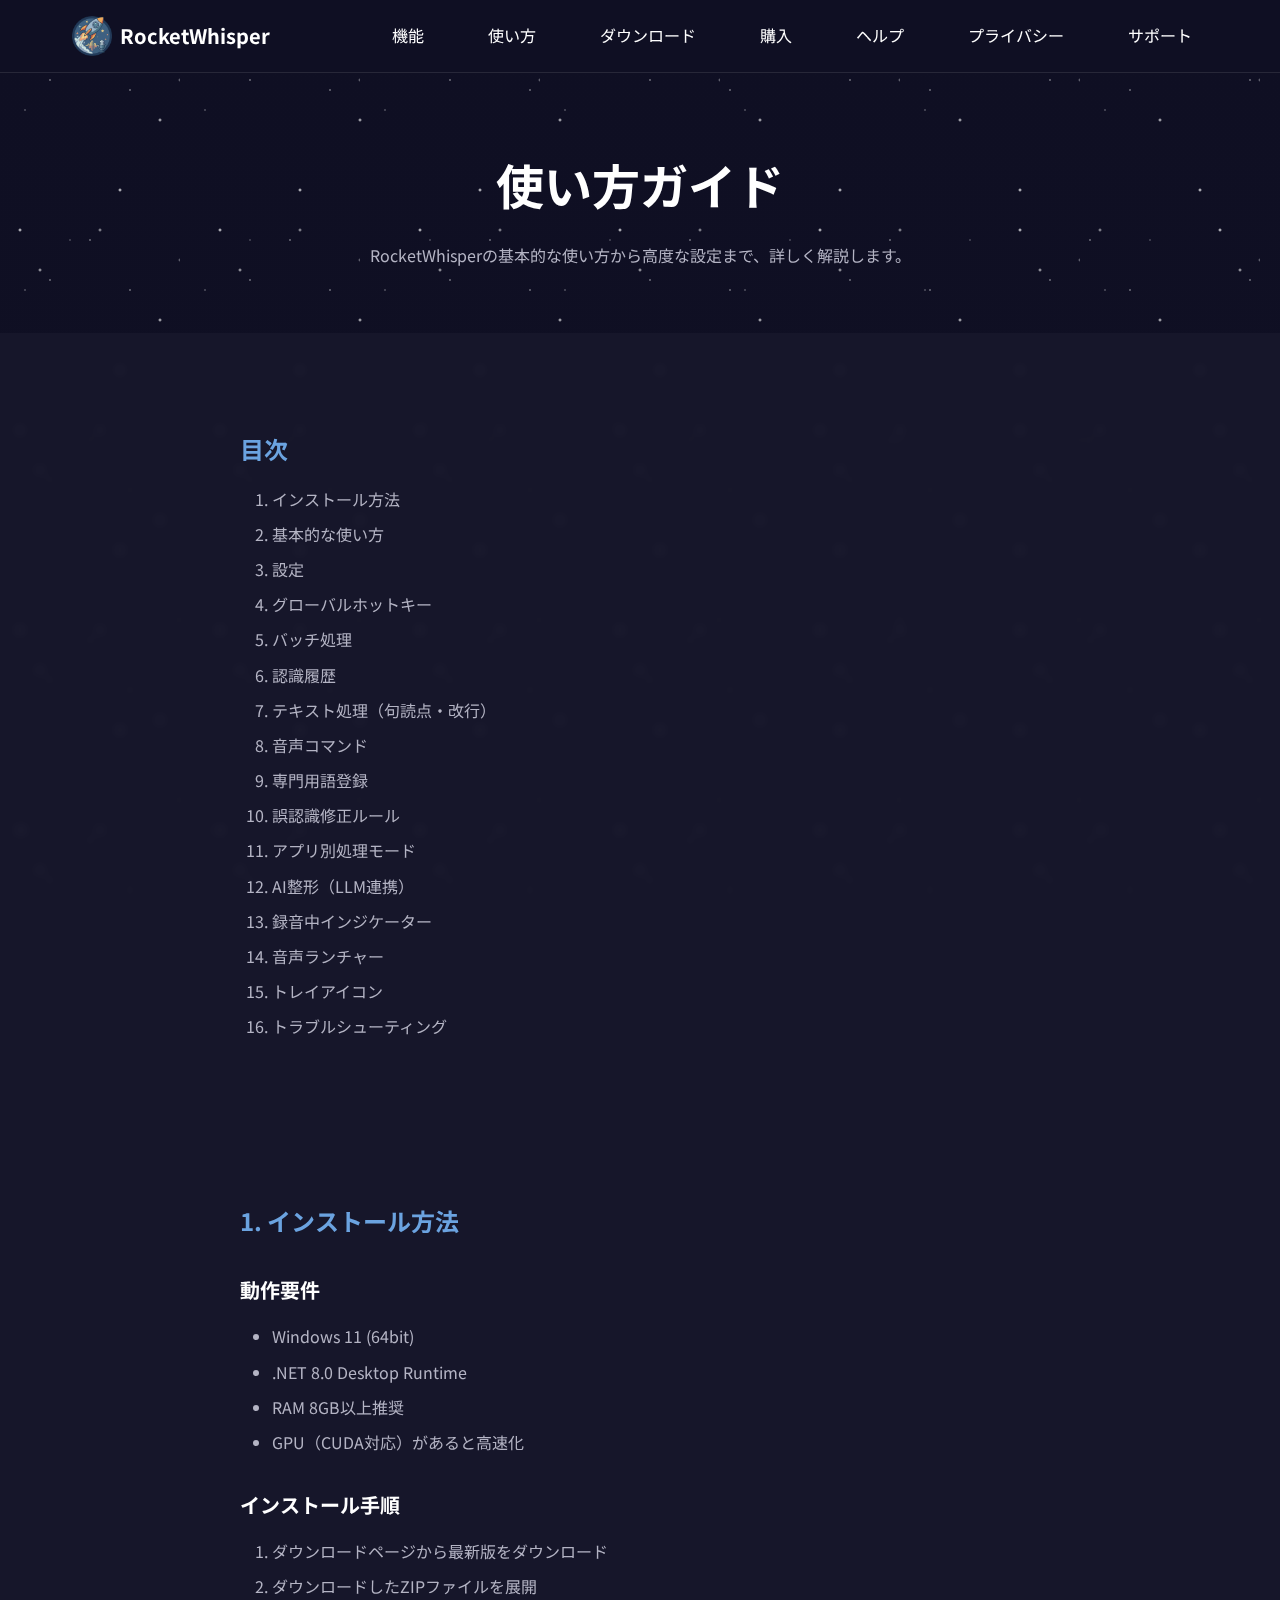
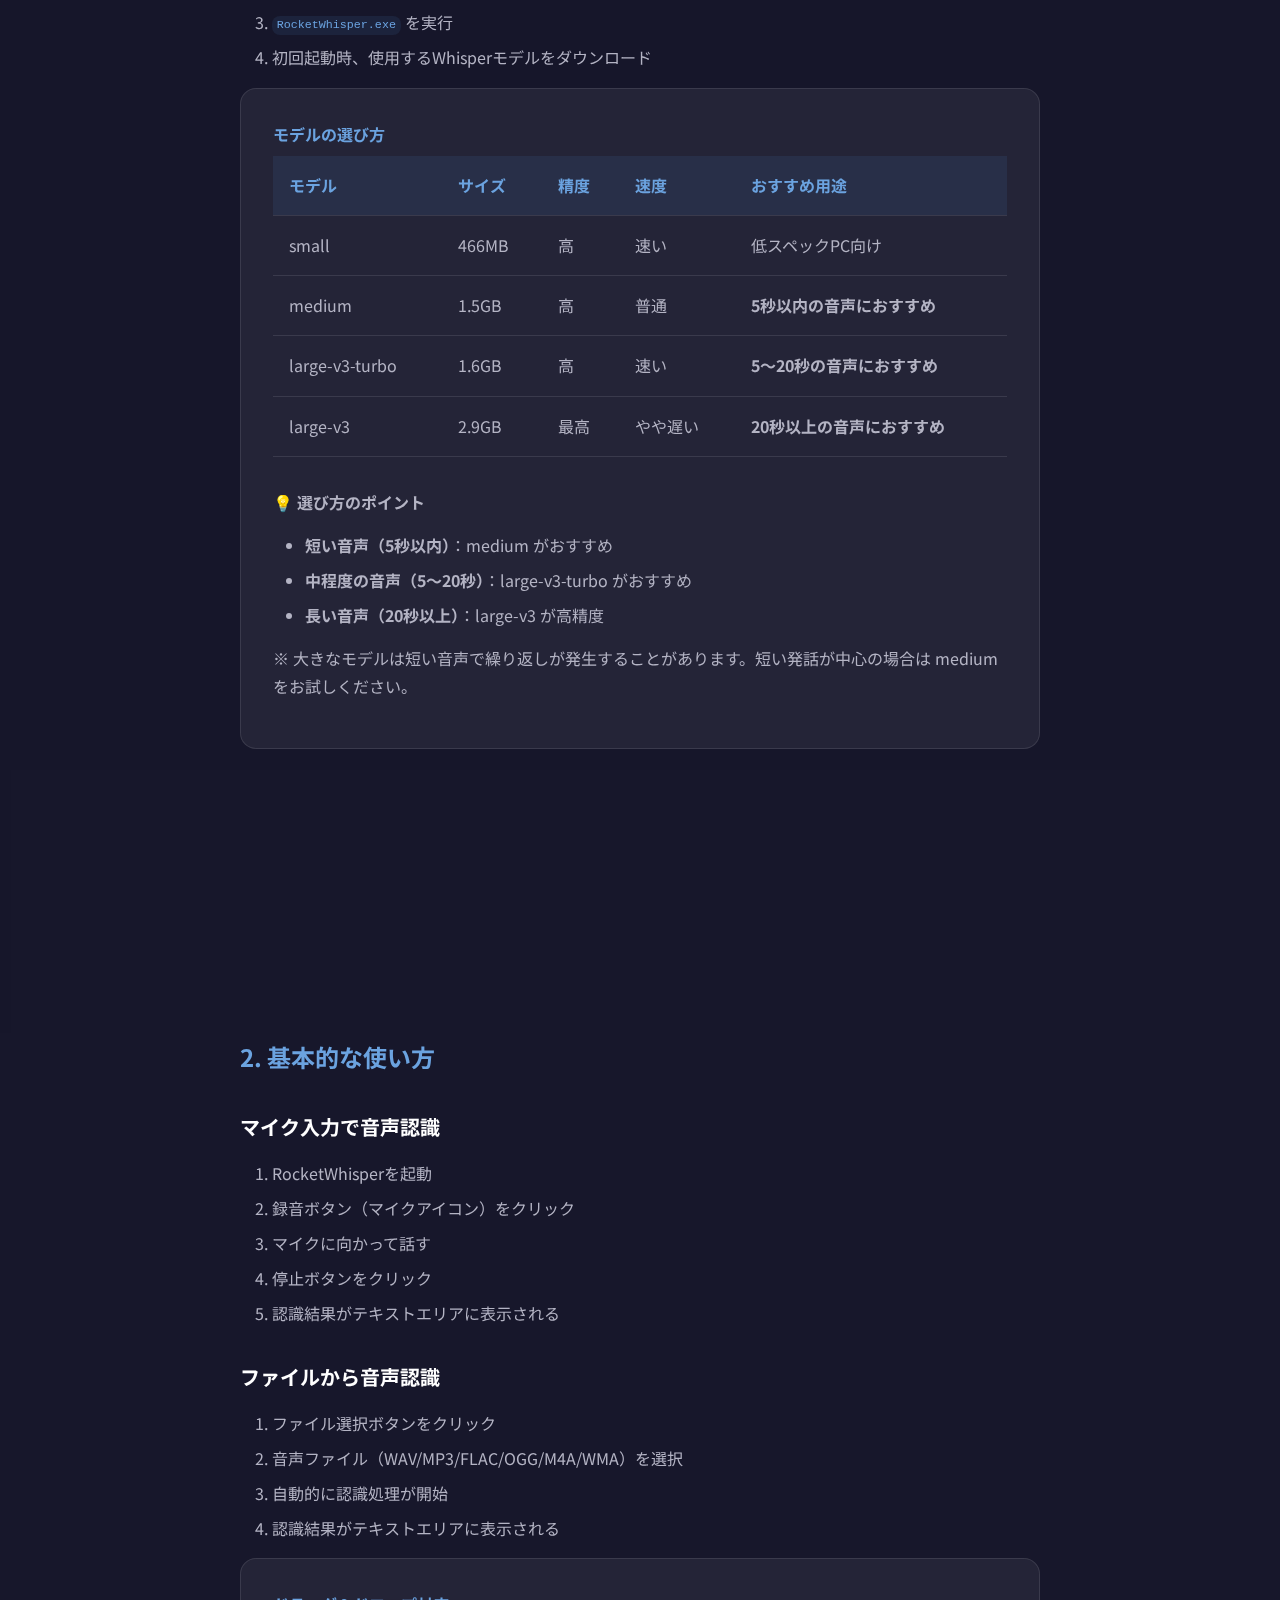
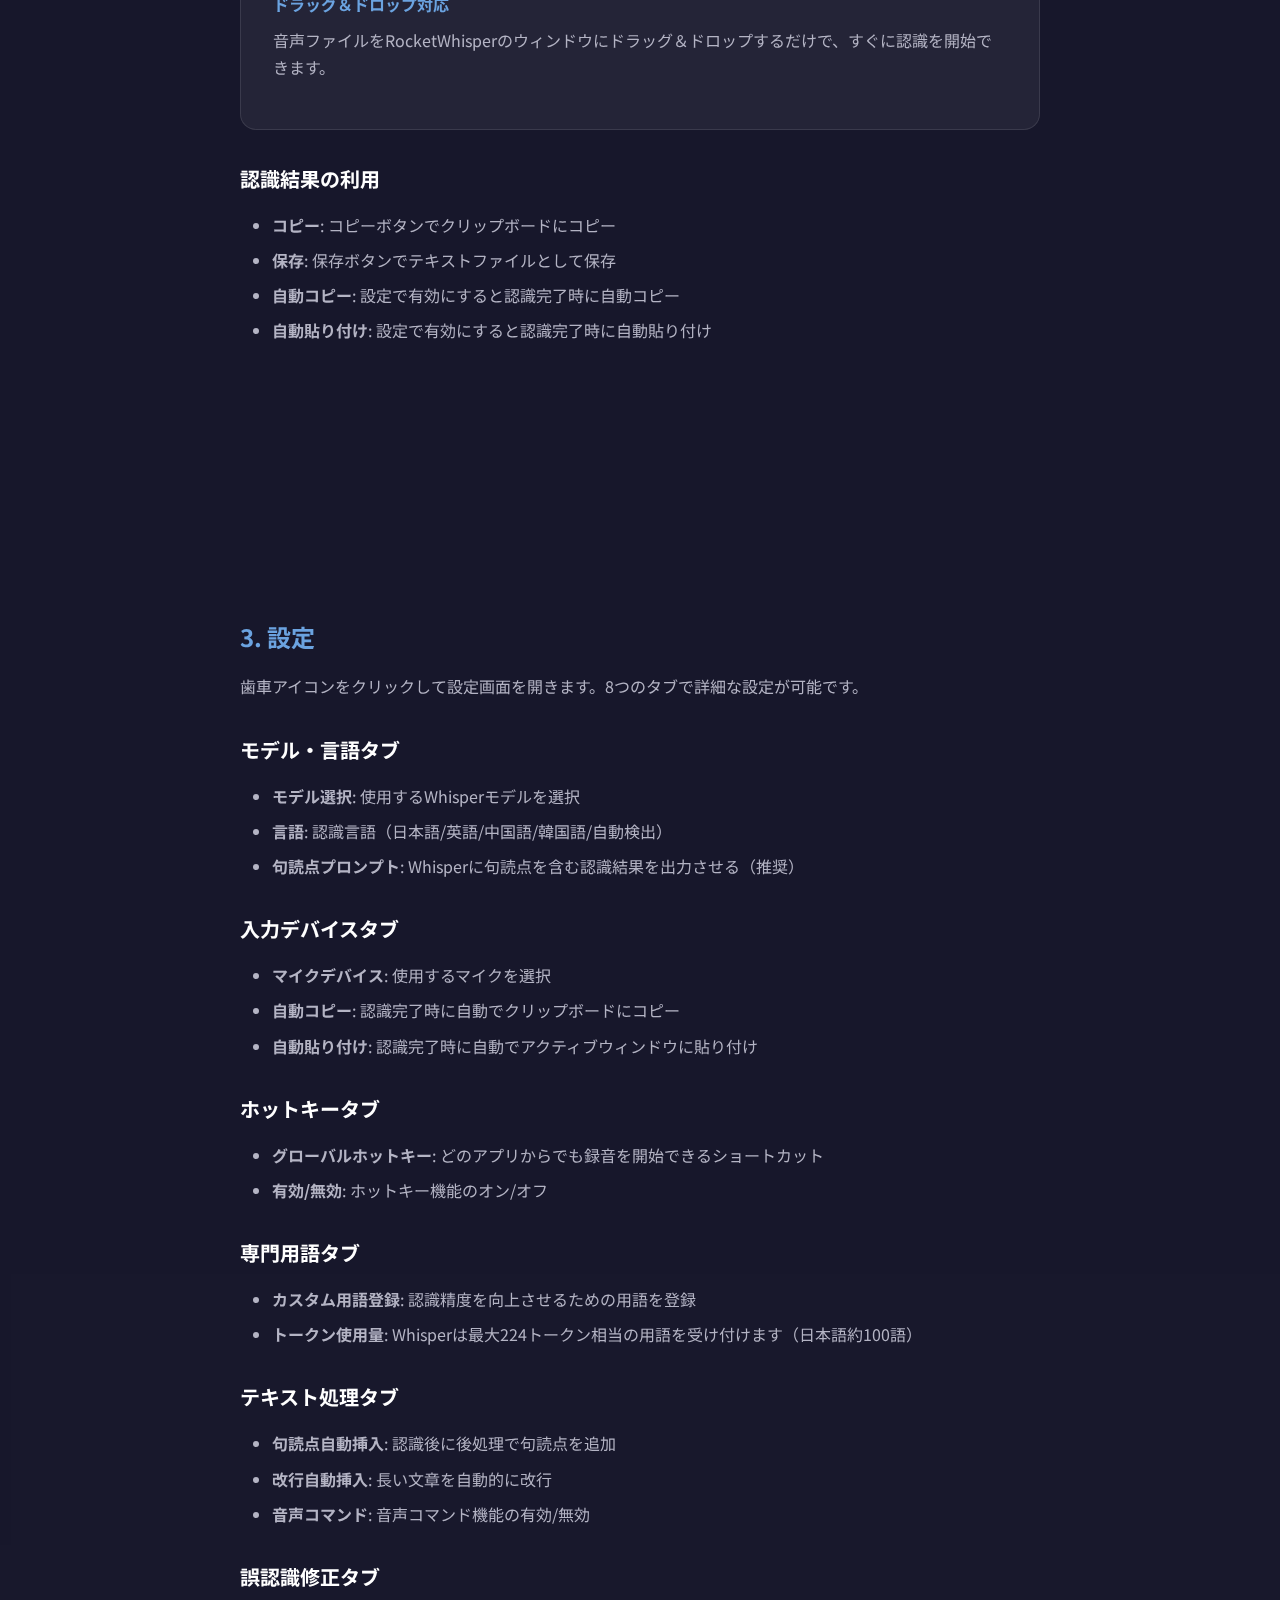
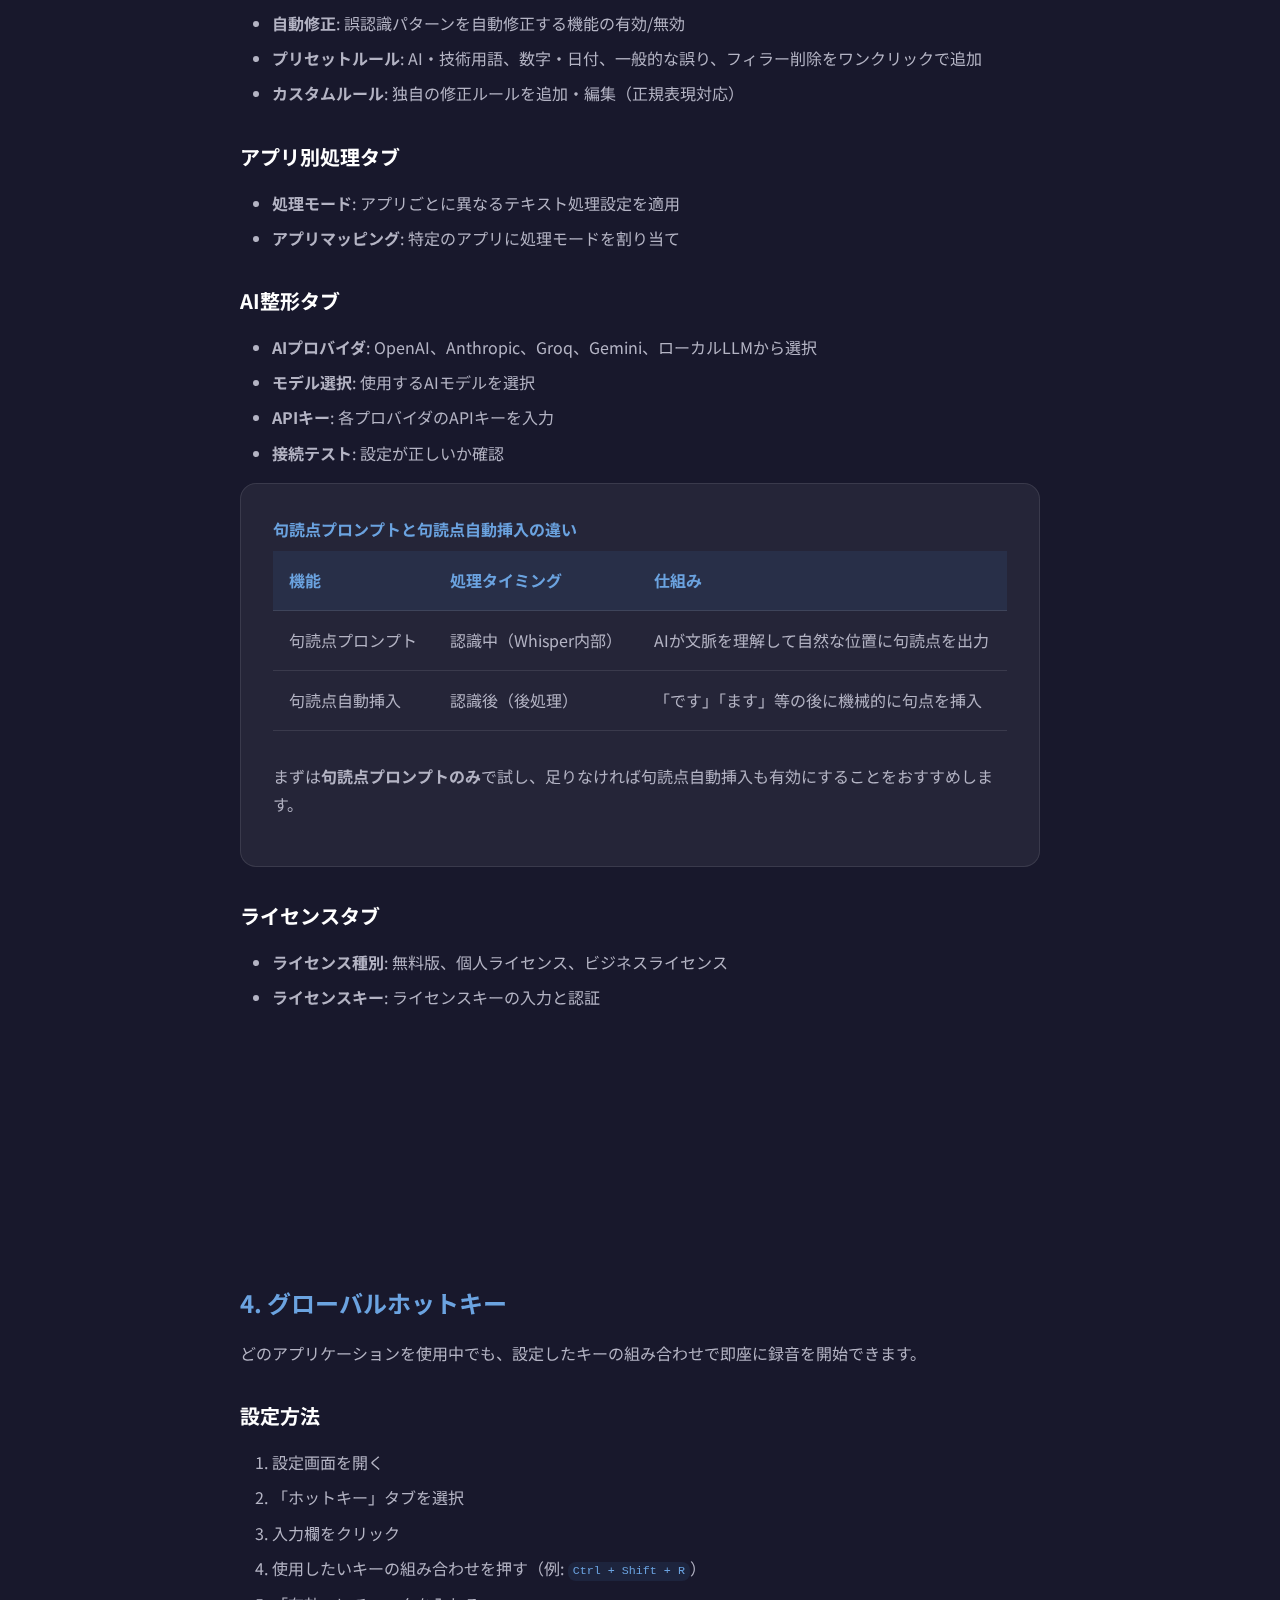
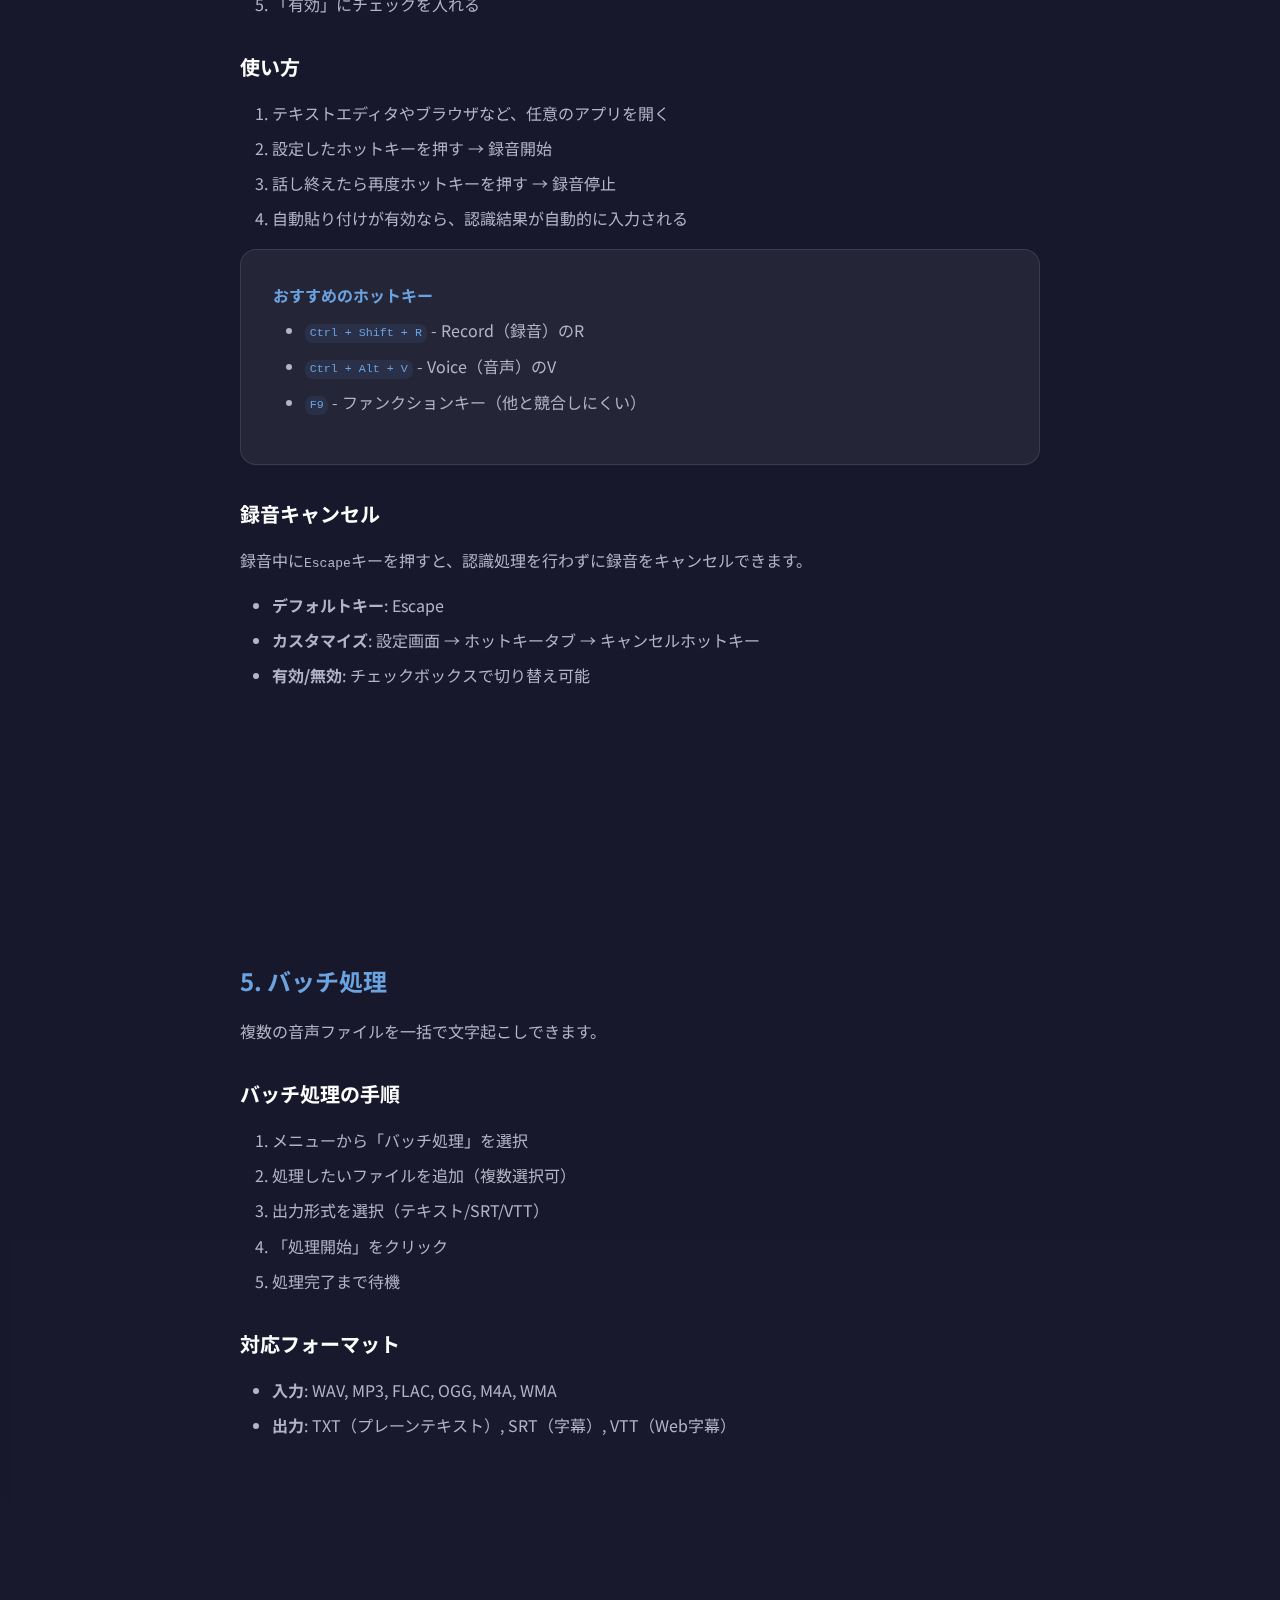
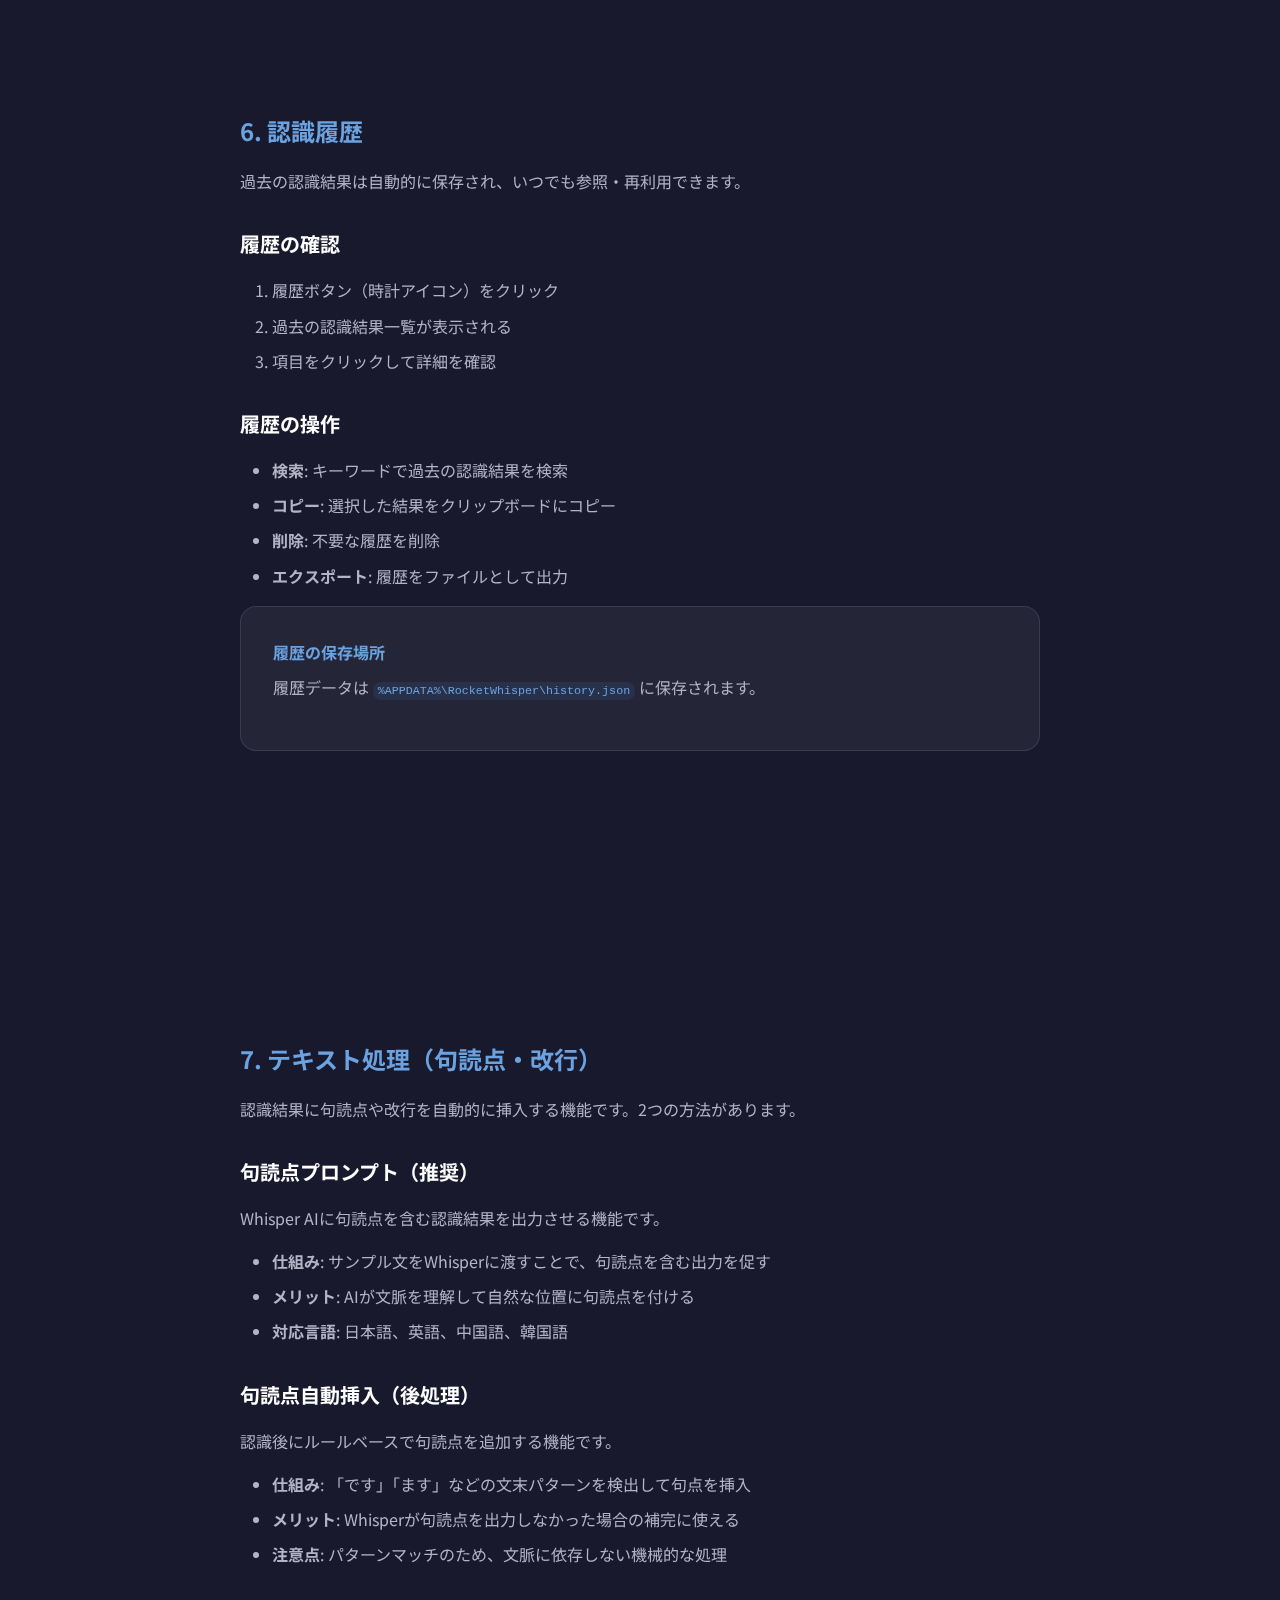
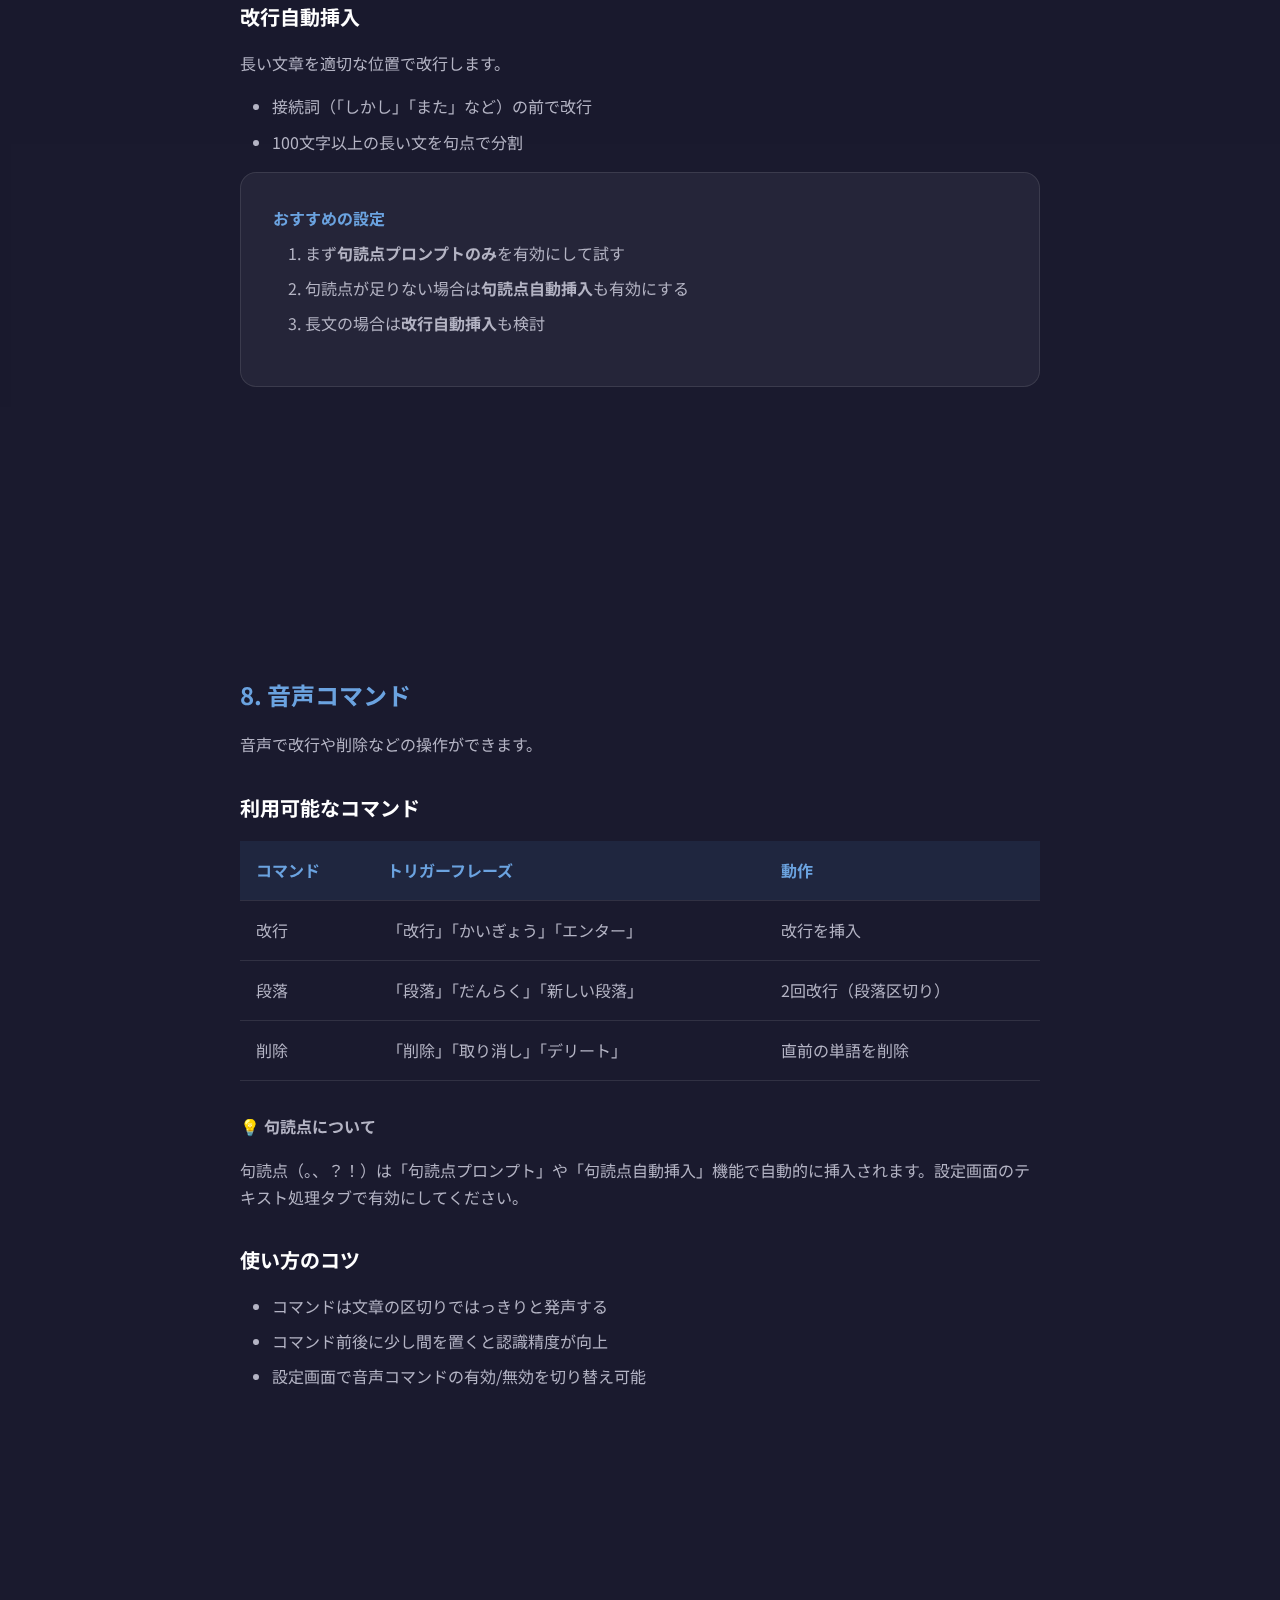
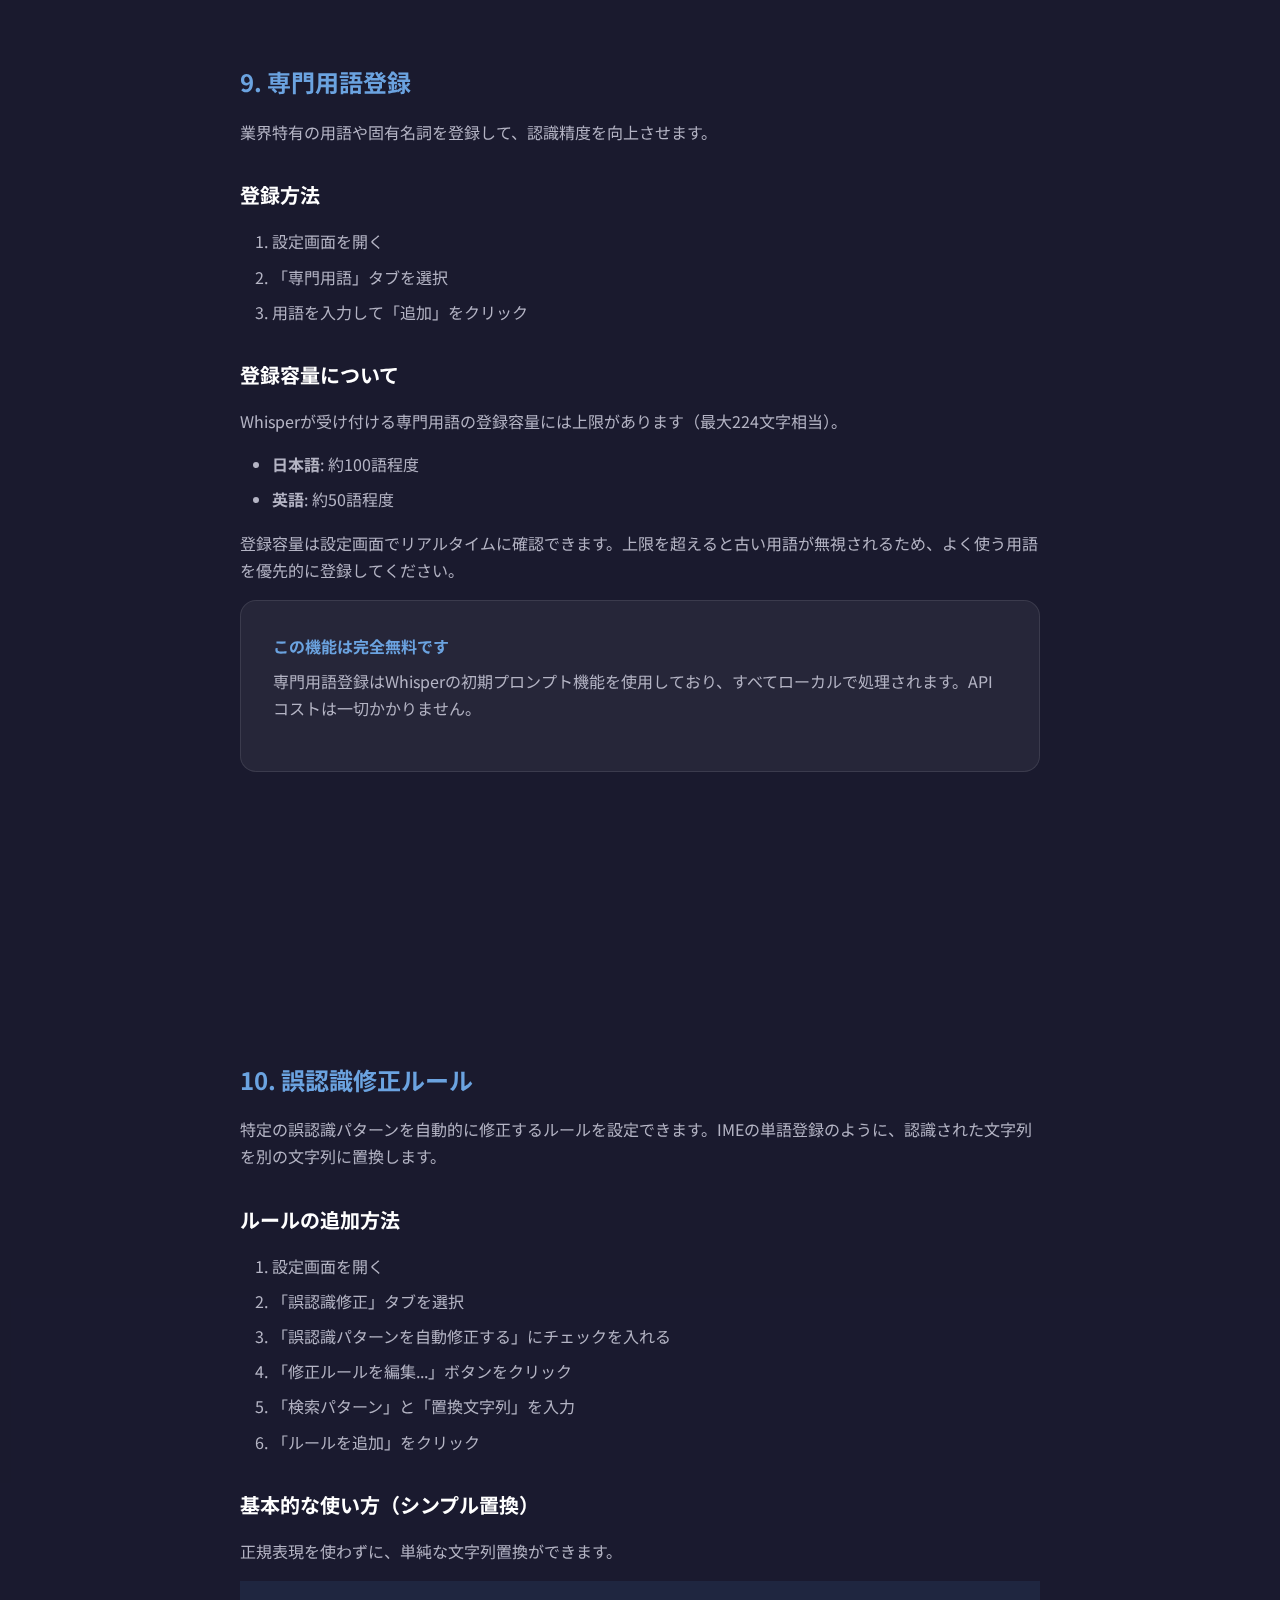
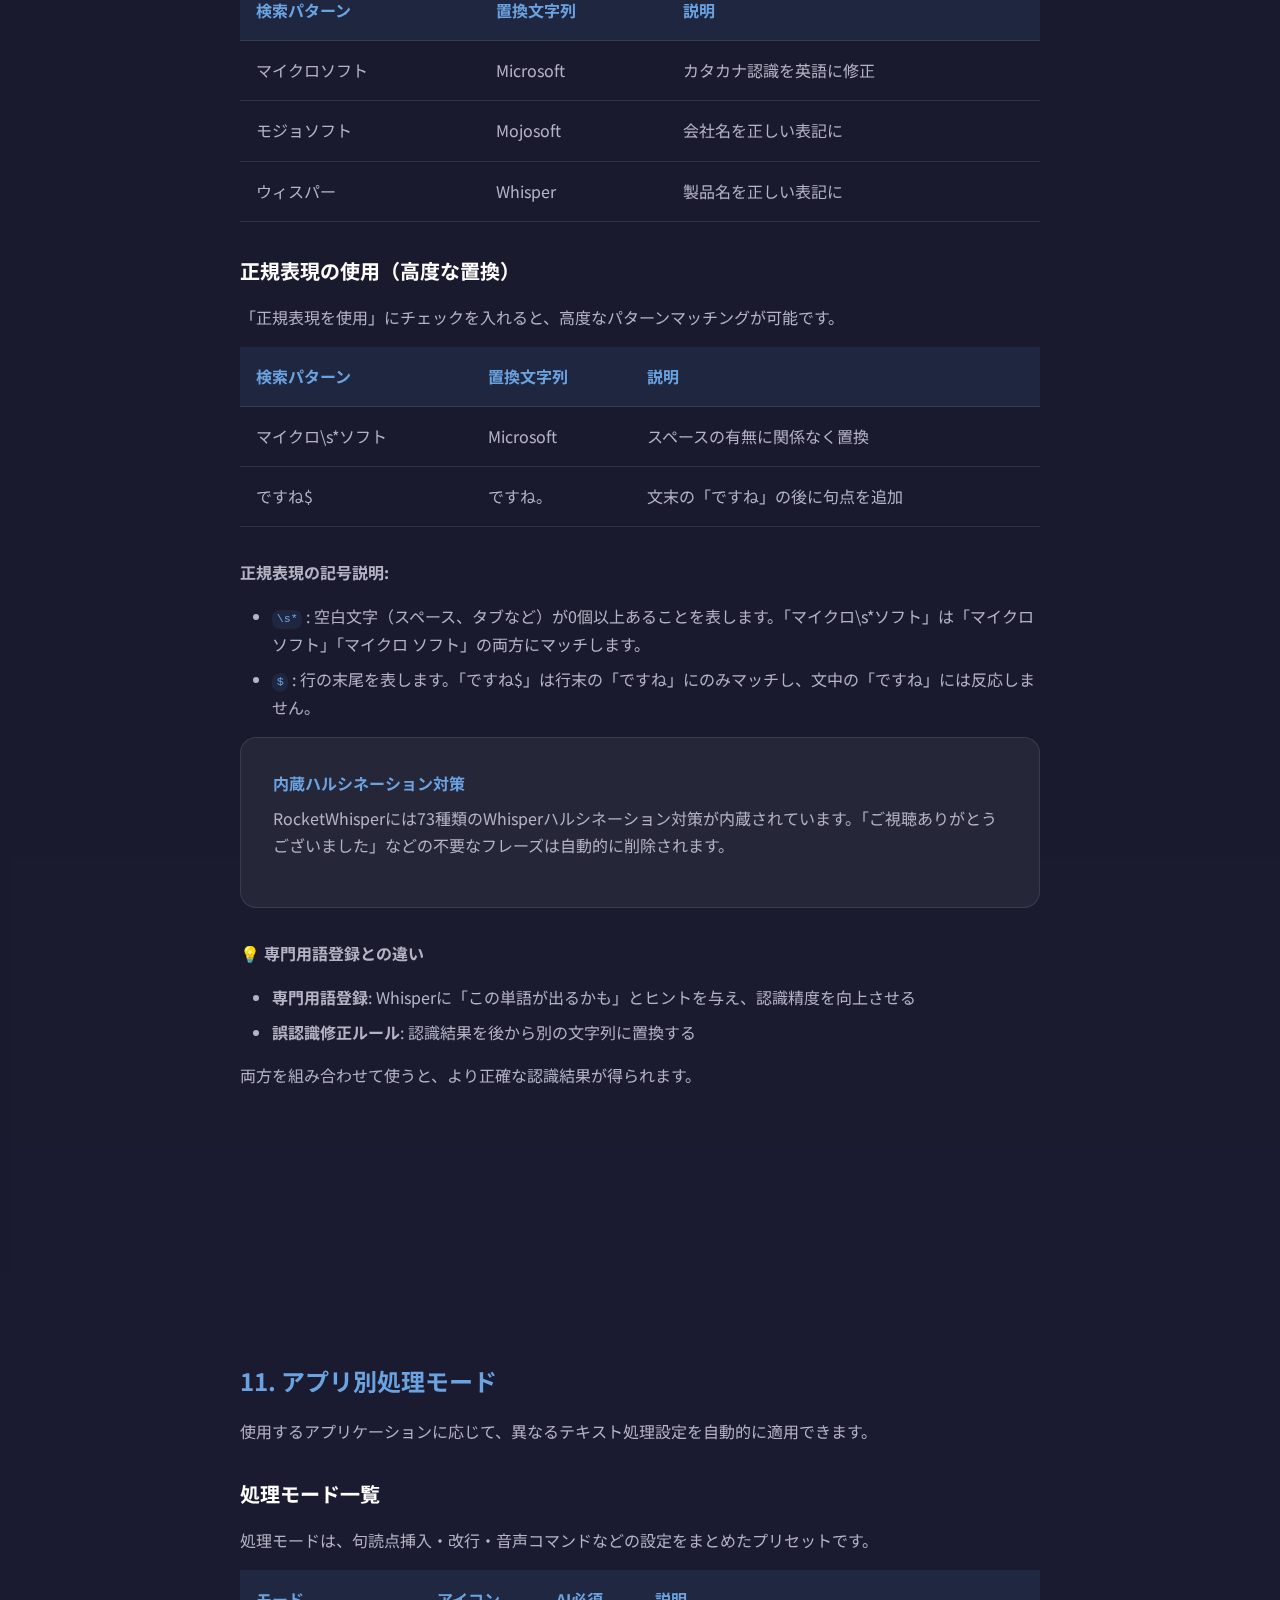
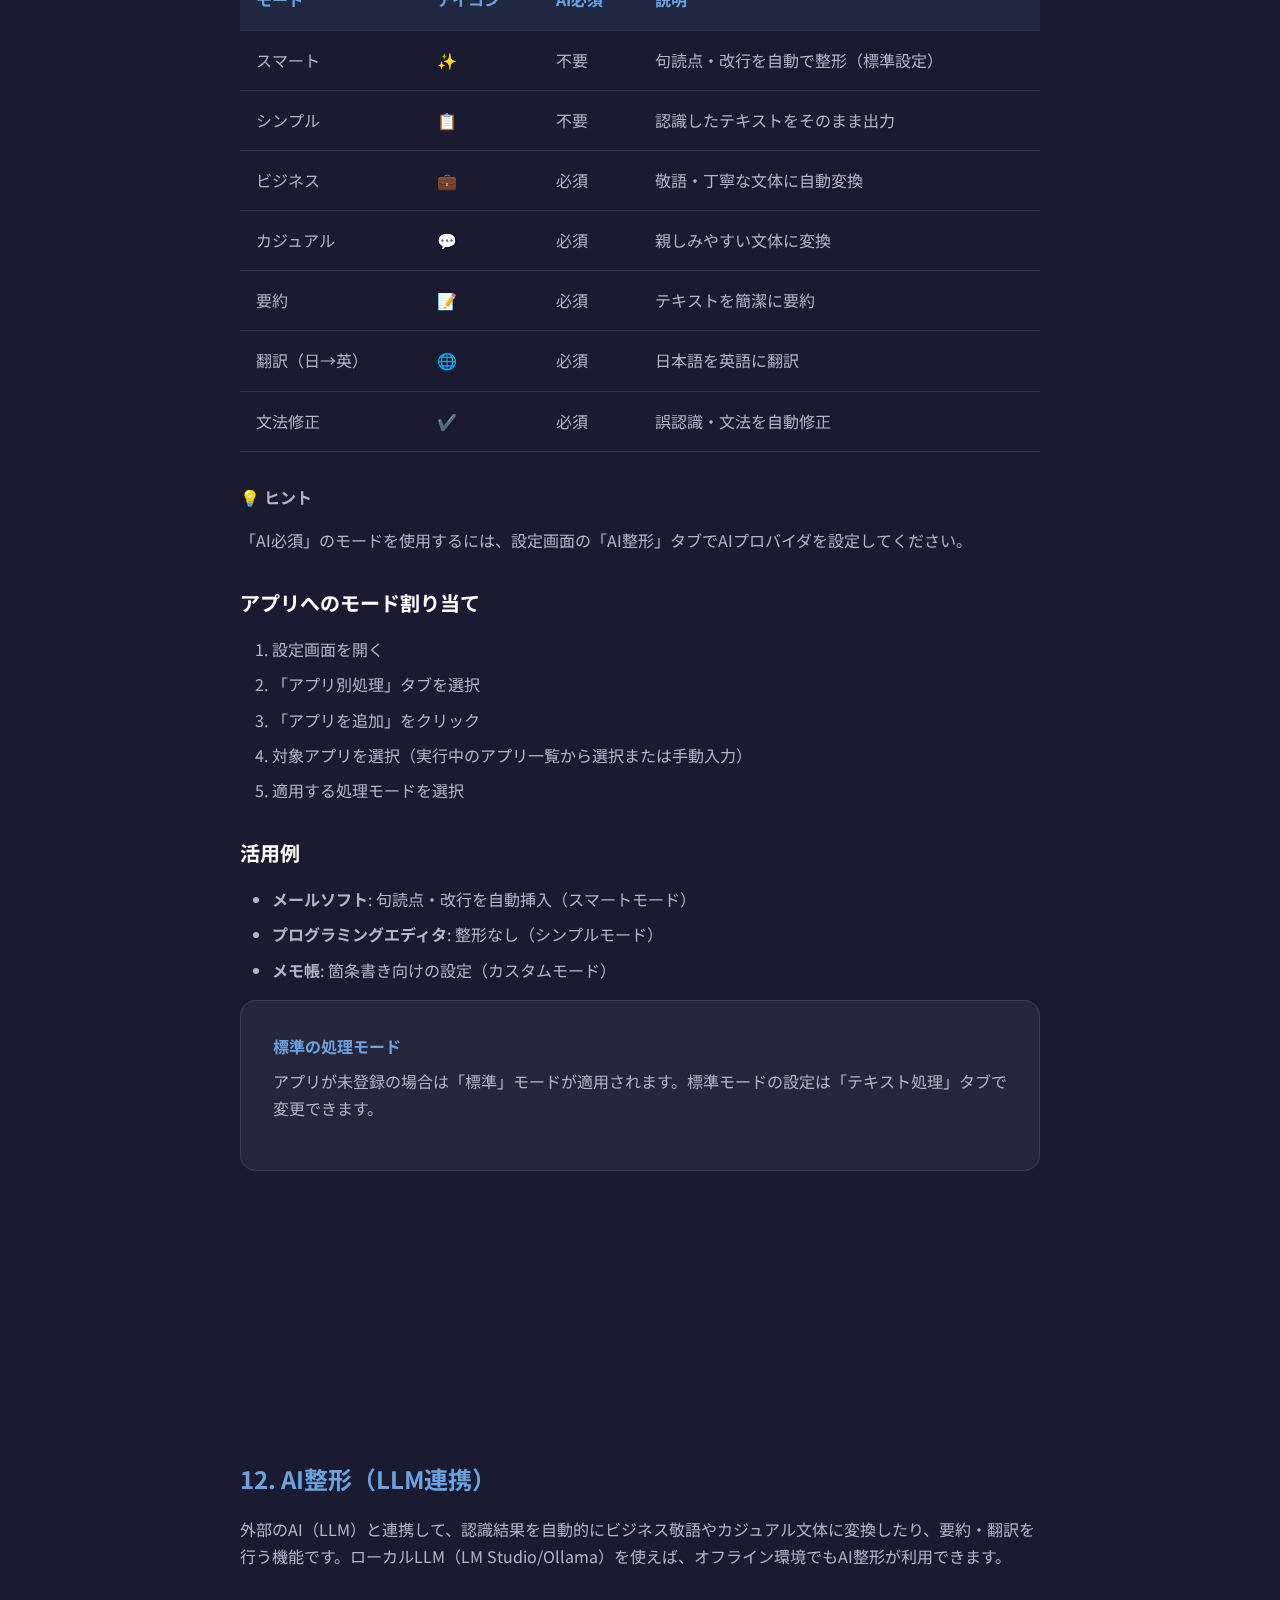
<file: help.html>
<!DOCTYPE html>
<html lang="ja">
<head>
    <meta charset="UTF-8">
    <meta name="viewport" content="width=device-width, initial-scale=1.0">
    <meta name="description" content="RocketWhisperの使い方ガイド。インストール方法から高度な設定まで詳しく解説。">
    <title>使い方ガイド - RocketWhisper</title>
    <link rel="icon" type="image/png" href="images/RocketWhisper3.png">
    <link rel="stylesheet" href="css/style.css">
    <link rel="preconnect" href="https://fonts.googleapis.com">
    <link rel="preconnect" href="https://fonts.gstatic.com" crossorigin>
    <link href="https://fonts.googleapis.com/css2?family=Noto+Sans+JP:wght@400;500;700;900&display=swap" rel="stylesheet">
</head>
<body>
    <!-- ナビゲーション -->
    <nav class="navbar">
        <div class="nav-container">
            <a href="index.html" class="nav-logo">
                <img src="images/RocketWhisper3.png" alt="RocketWhisper" class="nav-icon">
                <span>RocketWhisper</span>
            </a>
            <button class="nav-toggle" aria-label="メニュー">
                <span></span>
                <span></span>
                <span></span>
            </button>
            <ul class="nav-menu">
                <li><a href="index.html#features">機能</a></li>
                <li><a href="index.html#how-it-works">使い方</a></li>
                <li><a href="index.html#download">ダウンロード</a></li>
                <li><a href="purchase.html">購入</a></li>
                <li><a href="help.html" class="active">ヘルプ</a></li>
                <li><a href="privacy.html">プライバシー</a></li>
                <li><a href="support.html">サポート</a></li>
            </ul>
        </div>
    </nav>

    <!-- ページヘッダー -->
    <header class="page-header">
        <div class="container">
            <h1>使い方ガイド</h1>
            <p>RocketWhisperの基本的な使い方から高度な設定まで、詳しく解説します。</p>
        </div>
    </header>

    <!-- メインコンテンツ -->
    <main class="page-content">
        <div class="container">
            <!-- 目次 -->
            <nav class="content-section">
                <h2>目次</h2>
                <ol>
                    <li><a href="#installation">インストール方法</a></li>
                    <li><a href="#basic-usage">基本的な使い方</a></li>
                    <li><a href="#settings">設定</a></li>
                    <li><a href="#hotkey">グローバルホットキー</a></li>
                    <li><a href="#batch">バッチ処理</a></li>
                    <li><a href="#history">認識履歴</a></li>
                    <li><a href="#text-processing">テキスト処理（句読点・改行）</a></li>
                    <li><a href="#voice-commands">音声コマンド</a></li>
                    <li><a href="#custom-terms">専門用語登録</a></li>
                    <li><a href="#correction-rules">誤認識修正ルール</a></li>
                    <li><a href="#app-specific">アプリ別処理モード</a></li>
                    <li><a href="#ai-formatting">AI整形（LLM連携）</a></li>
                    <li><a href="#recording-indicator">録音中インジケーター</a></li>
                    <li><a href="#voice-launcher">音声ランチャー</a></li>
                    <li><a href="#tray-icon">トレイアイコン</a></li>
                    <li><a href="#troubleshooting">トラブルシューティング</a></li>
                </ol>
            </nav>

            <!-- インストール -->
            <section class="content-section" id="installation">
                <h2>1. インストール方法</h2>

                <h3>動作要件</h3>
                <ul>
                    <li>Windows 11 (64bit)</li>
                    <li>.NET 8.0 Desktop Runtime</li>
                    <li>RAM 8GB以上推奨</li>
                    <li>GPU（CUDA対応）があると高速化</li>
                </ul>

                <h3>インストール手順</h3>
                <ol>
                    <li><a href="index.html#download">ダウンロードページ</a>から最新版をダウンロード</li>
                    <li>ダウンロードしたZIPファイルを展開</li>
                    <li><code>RocketWhisper.exe</code> を実行</li>
                    <li>初回起動時、使用するWhisperモデルをダウンロード</li>
                </ol>

                <div class="info-card">
                    <h4>モデルの選び方</h4>
                    <table class="command-table">
                        <thead>
                            <tr>
                                <th>モデル</th>
                                <th>サイズ</th>
                                <th>精度</th>
                                <th>速度</th>
                                <th>おすすめ用途</th>
                            </tr>
                        </thead>
                        <tbody>
                            <tr>
                                <td>small</td>
                                <td>466MB</td>
                                <td>高</td>
                                <td>速い</td>
                                <td>低スペックPC向け</td>
                            </tr>
                            <tr>
                                <td>medium</td>
                                <td>1.5GB</td>
                                <td>高</td>
                                <td>普通</td>
                                <td><strong>5秒以内の音声におすすめ</strong></td>
                            </tr>
                            <tr>
                                <td>large-v3-turbo</td>
                                <td>1.6GB</td>
                                <td>高</td>
                                <td>速い</td>
                                <td><strong>5〜20秒の音声におすすめ</strong></td>
                            </tr>
                            <tr>
                                <td>large-v3</td>
                                <td>2.9GB</td>
                                <td>最高</td>
                                <td>やや遅い</td>
                                <td><strong>20秒以上の音声におすすめ</strong></td>
                            </tr>
                        </tbody>
                    </table>
                    <p><strong>💡 選び方のポイント</strong></p>
                    <ul>
                        <li><strong>短い音声（5秒以内）</strong>：medium がおすすめ</li>
                        <li><strong>中程度の音声（5〜20秒）</strong>：large-v3-turbo がおすすめ</li>
                        <li><strong>長い音声（20秒以上）</strong>：large-v3 が高精度</li>
                    </ul>
                    <p class="note">※ 大きなモデルは短い音声で繰り返しが発生することがあります。短い発話が中心の場合は medium をお試しください。</p>
                </div>
            </section>

            <!-- 基本的な使い方 -->
            <section class="content-section" id="basic-usage">
                <h2>2. 基本的な使い方</h2>

                <h3>マイク入力で音声認識</h3>
                <ol>
                    <li>RocketWhisperを起動</li>
                    <li>録音ボタン（マイクアイコン）をクリック</li>
                    <li>マイクに向かって話す</li>
                    <li>停止ボタンをクリック</li>
                    <li>認識結果がテキストエリアに表示される</li>
                </ol>

                <h3>ファイルから音声認識</h3>
                <ol>
                    <li>ファイル選択ボタンをクリック</li>
                    <li>音声ファイル（WAV/MP3/FLAC/OGG/M4A/WMA）を選択</li>
                    <li>自動的に認識処理が開始</li>
                    <li>認識結果がテキストエリアに表示される</li>
                </ol>

                <div class="info-card">
                    <h4>ドラッグ＆ドロップ対応</h4>
                    <p>音声ファイルをRocketWhisperのウィンドウにドラッグ＆ドロップするだけで、すぐに認識を開始できます。</p>
                </div>

                <h3>認識結果の利用</h3>
                <ul>
                    <li><strong>コピー</strong>: コピーボタンでクリップボードにコピー</li>
                    <li><strong>保存</strong>: 保存ボタンでテキストファイルとして保存</li>
                    <li><strong>自動コピー</strong>: 設定で有効にすると認識完了時に自動コピー</li>
                    <li><strong>自動貼り付け</strong>: 設定で有効にすると認識完了時に自動貼り付け</li>
                </ul>
            </section>

            <!-- 設定 -->
            <section class="content-section" id="settings">
                <h2>3. 設定</h2>
                <p>歯車アイコンをクリックして設定画面を開きます。8つのタブで詳細な設定が可能です。</p>

                <h3>モデル・言語タブ</h3>
                <ul>
                    <li><strong>モデル選択</strong>: 使用するWhisperモデルを選択</li>
                    <li><strong>言語</strong>: 認識言語（日本語/英語/中国語/韓国語/自動検出）</li>
                    <li><strong>句読点プロンプト</strong>: Whisperに句読点を含む認識結果を出力させる（推奨）</li>
                </ul>

                <h3>入力デバイスタブ</h3>
                <ul>
                    <li><strong>マイクデバイス</strong>: 使用するマイクを選択</li>
                    <li><strong>自動コピー</strong>: 認識完了時に自動でクリップボードにコピー</li>
                    <li><strong>自動貼り付け</strong>: 認識完了時に自動でアクティブウィンドウに貼り付け</li>
                </ul>

                <h3>ホットキータブ</h3>
                <ul>
                    <li><strong>グローバルホットキー</strong>: どのアプリからでも録音を開始できるショートカット</li>
                    <li><strong>有効/無効</strong>: ホットキー機能のオン/オフ</li>
                </ul>

                <h3>専門用語タブ</h3>
                <ul>
                    <li><strong>カスタム用語登録</strong>: 認識精度を向上させるための用語を登録</li>
                    <li><strong>トークン使用量</strong>: Whisperは最大224トークン相当の用語を受け付けます（日本語約100語）</li>
                </ul>

                <h3>テキスト処理タブ</h3>
                <ul>
                    <li><strong>句読点自動挿入</strong>: 認識後に後処理で句読点を追加</li>
                    <li><strong>改行自動挿入</strong>: 長い文章を自動的に改行</li>
                    <li><strong>音声コマンド</strong>: 音声コマンド機能の有効/無効</li>
                </ul>

                <h3>誤認識修正タブ</h3>
                <ul>
                    <li><strong>自動修正</strong>: 誤認識パターンを自動修正する機能の有効/無効</li>
                    <li><strong>プリセットルール</strong>: AI・技術用語、数字・日付、一般的な誤り、フィラー削除をワンクリックで追加</li>
                    <li><strong>カスタムルール</strong>: 独自の修正ルールを追加・編集（正規表現対応）</li>
                </ul>

                <h3>アプリ別処理タブ</h3>
                <ul>
                    <li><strong>処理モード</strong>: アプリごとに異なるテキスト処理設定を適用</li>
                    <li><strong>アプリマッピング</strong>: 特定のアプリに処理モードを割り当て</li>
                </ul>

                <h3>AI整形タブ</h3>
                <ul>
                    <li><strong>AIプロバイダ</strong>: OpenAI、Anthropic、Groq、Gemini、ローカルLLMから選択</li>
                    <li><strong>モデル選択</strong>: 使用するAIモデルを選択</li>
                    <li><strong>APIキー</strong>: 各プロバイダのAPIキーを入力</li>
                    <li><strong>接続テスト</strong>: 設定が正しいか確認</li>
                </ul>

                <div class="info-card">
                    <h4>句読点プロンプトと句読点自動挿入の違い</h4>
                    <table class="command-table">
                        <thead>
                            <tr>
                                <th>機能</th>
                                <th>処理タイミング</th>
                                <th>仕組み</th>
                            </tr>
                        </thead>
                        <tbody>
                            <tr>
                                <td>句読点プロンプト</td>
                                <td>認識中（Whisper内部）</td>
                                <td>AIが文脈を理解して自然な位置に句読点を出力</td>
                            </tr>
                            <tr>
                                <td>句読点自動挿入</td>
                                <td>認識後（後処理）</td>
                                <td>「です」「ます」等の後に機械的に句点を挿入</td>
                            </tr>
                        </tbody>
                    </table>
                    <p>まずは<strong>句読点プロンプトのみ</strong>で試し、足りなければ句読点自動挿入も有効にすることをおすすめします。</p>
                </div>

                <h3>ライセンスタブ</h3>
                <ul>
                    <li><strong>ライセンス種別</strong>: 無料版、個人ライセンス、ビジネスライセンス</li>
                    <li><strong>ライセンスキー</strong>: ライセンスキーの入力と認証</li>
                </ul>
            </section>

            <!-- グローバルホットキー -->
            <section class="content-section" id="hotkey">
                <h2>4. グローバルホットキー</h2>
                <p>どのアプリケーションを使用中でも、設定したキーの組み合わせで即座に録音を開始できます。</p>

                <h3>設定方法</h3>
                <ol>
                    <li>設定画面を開く</li>
                    <li>「ホットキー」タブを選択</li>
                    <li>入力欄をクリック</li>
                    <li>使用したいキーの組み合わせを押す（例: <code>Ctrl + Shift + R</code>）</li>
                    <li>「有効」にチェックを入れる</li>
                </ol>

                <h3>使い方</h3>
                <ol>
                    <li>テキストエディタやブラウザなど、任意のアプリを開く</li>
                    <li>設定したホットキーを押す → 録音開始</li>
                    <li>話し終えたら再度ホットキーを押す → 録音停止</li>
                    <li>自動貼り付けが有効なら、認識結果が自動的に入力される</li>
                </ol>

                <div class="info-card">
                    <h4>おすすめのホットキー</h4>
                    <ul>
                        <li><code>Ctrl + Shift + R</code> - Record（録音）のR</li>
                        <li><code>Ctrl + Alt + V</code> - Voice（音声）のV</li>
                        <li><code>F9</code> - ファンクションキー（他と競合しにくい）</li>
                    </ul>
                </div>

                <h3>録音キャンセル</h3>
                <p>録音中に<kbd>Escape</kbd>キーを押すと、認識処理を行わずに録音をキャンセルできます。</p>
                <ul>
                    <li><strong>デフォルトキー</strong>: Escape</li>
                    <li><strong>カスタマイズ</strong>: 設定画面 → ホットキータブ → キャンセルホットキー</li>
                    <li><strong>有効/無効</strong>: チェックボックスで切り替え可能</li>
                </ul>
            </section>

            <!-- バッチ処理 -->
            <section class="content-section" id="batch">
                <h2>5. バッチ処理</h2>
                <p>複数の音声ファイルを一括で文字起こしできます。</p>

                <h3>バッチ処理の手順</h3>
                <ol>
                    <li>メニューから「バッチ処理」を選択</li>
                    <li>処理したいファイルを追加（複数選択可）</li>
                    <li>出力形式を選択（テキスト/SRT/VTT）</li>
                    <li>「処理開始」をクリック</li>
                    <li>処理完了まで待機</li>
                </ol>

                <h3>対応フォーマット</h3>
                <ul>
                    <li><strong>入力</strong>: WAV, MP3, FLAC, OGG, M4A, WMA</li>
                    <li><strong>出力</strong>: TXT（プレーンテキスト）, SRT（字幕）, VTT（Web字幕）</li>
                </ul>
            </section>

            <!-- 認識履歴 -->
            <section class="content-section" id="history">
                <h2>6. 認識履歴</h2>
                <p>過去の認識結果は自動的に保存され、いつでも参照・再利用できます。</p>

                <h3>履歴の確認</h3>
                <ol>
                    <li>履歴ボタン（時計アイコン）をクリック</li>
                    <li>過去の認識結果一覧が表示される</li>
                    <li>項目をクリックして詳細を確認</li>
                </ol>

                <h3>履歴の操作</h3>
                <ul>
                    <li><strong>検索</strong>: キーワードで過去の認識結果を検索</li>
                    <li><strong>コピー</strong>: 選択した結果をクリップボードにコピー</li>
                    <li><strong>削除</strong>: 不要な履歴を削除</li>
                    <li><strong>エクスポート</strong>: 履歴をファイルとして出力</li>
                </ul>

                <div class="info-card">
                    <h4>履歴の保存場所</h4>
                    <p>履歴データは <code>%APPDATA%\RocketWhisper\history.json</code> に保存されます。</p>
                </div>
            </section>

            <!-- テキスト処理 -->
            <section class="content-section" id="text-processing">
                <h2>7. テキスト処理（句読点・改行）</h2>
                <p>認識結果に句読点や改行を自動的に挿入する機能です。2つの方法があります。</p>

                <h3>句読点プロンプト（推奨）</h3>
                <p>Whisper AIに句読点を含む認識結果を出力させる機能です。</p>
                <ul>
                    <li><strong>仕組み</strong>: サンプル文をWhisperに渡すことで、句読点を含む出力を促す</li>
                    <li><strong>メリット</strong>: AIが文脈を理解して自然な位置に句読点を付ける</li>
                    <li><strong>対応言語</strong>: 日本語、英語、中国語、韓国語</li>
                </ul>

                <h3>句読点自動挿入（後処理）</h3>
                <p>認識後にルールベースで句読点を追加する機能です。</p>
                <ul>
                    <li><strong>仕組み</strong>: 「です」「ます」などの文末パターンを検出して句点を挿入</li>
                    <li><strong>メリット</strong>: Whisperが句読点を出力しなかった場合の補完に使える</li>
                    <li><strong>注意点</strong>: パターンマッチのため、文脈に依存しない機械的な処理</li>
                </ul>

                <h3>改行自動挿入</h3>
                <p>長い文章を適切な位置で改行します。</p>
                <ul>
                    <li>接続詞（「しかし」「また」など）の前で改行</li>
                    <li>100文字以上の長い文を句点で分割</li>
                </ul>

                <div class="info-card">
                    <h4>おすすめの設定</h4>
                    <ol>
                        <li>まず<strong>句読点プロンプトのみ</strong>を有効にして試す</li>
                        <li>句読点が足りない場合は<strong>句読点自動挿入</strong>も有効にする</li>
                        <li>長文の場合は<strong>改行自動挿入</strong>も検討</li>
                    </ol>
                </div>
            </section>

            <!-- 音声コマンド -->
            <section class="content-section" id="voice-commands">
                <h2>8. 音声コマンド</h2>
                <p>音声で改行や削除などの操作ができます。</p>

                <h3>利用可能なコマンド</h3>
                <table class="command-table">
                    <thead>
                        <tr>
                            <th>コマンド</th>
                            <th>トリガーフレーズ</th>
                            <th>動作</th>
                        </tr>
                    </thead>
                    <tbody>
                        <tr>
                            <td>改行</td>
                            <td>「改行」「かいぎょう」「エンター」</td>
                            <td>改行を挿入</td>
                        </tr>
                        <tr>
                            <td>段落</td>
                            <td>「段落」「だんらく」「新しい段落」</td>
                            <td>2回改行（段落区切り）</td>
                        </tr>
                        <tr>
                            <td>削除</td>
                            <td>「削除」「取り消し」「デリート」</td>
                            <td>直前の単語を削除</td>
                        </tr>
                    </tbody>
                </table>

                <div class="tip-box">
                    <p><strong>💡 句読点について</strong></p>
                    <p>句読点（。、？！）は「句読点プロンプト」や「句読点自動挿入」機能で自動的に挿入されます。設定画面のテキスト処理タブで有効にしてください。</p>
                </div>

                <h3>使い方のコツ</h3>
                <ul>
                    <li>コマンドは文章の区切りではっきりと発声する</li>
                    <li>コマンド前後に少し間を置くと認識精度が向上</li>
                    <li>設定画面で音声コマンドの有効/無効を切り替え可能</li>
                </ul>
            </section>

            <!-- 専門用語登録 -->
            <section class="content-section" id="custom-terms">
                <h2>9. 専門用語登録</h2>
                <p>業界特有の用語や固有名詞を登録して、認識精度を向上させます。</p>

                <h3>登録方法</h3>
                <ol>
                    <li>設定画面を開く</li>
                    <li>「専門用語」タブを選択</li>
                    <li>用語を入力して「追加」をクリック</li>
                </ol>

                <h3>登録容量について</h3>
                <p>Whisperが受け付ける専門用語の登録容量には上限があります（最大224文字相当）。</p>
                <ul>
                    <li><strong>日本語</strong>: 約100語程度</li>
                    <li><strong>英語</strong>: 約50語程度</li>
                </ul>
                <p>登録容量は設定画面でリアルタイムに確認できます。上限を超えると古い用語が無視されるため、よく使う用語を優先的に登録してください。</p>

                <div class="info-card">
                    <h4>この機能は完全無料です</h4>
                    <p>専門用語登録はWhisperの初期プロンプト機能を使用しており、すべてローカルで処理されます。APIコストは一切かかりません。</p>
                </div>
            </section>

            <!-- 誤認識修正ルール -->
            <section class="content-section" id="correction-rules">
                <h2>10. 誤認識修正ルール</h2>
                <p>特定の誤認識パターンを自動的に修正するルールを設定できます。IMEの単語登録のように、認識された文字列を別の文字列に置換します。</p>

                <h3>ルールの追加方法</h3>
                <ol>
                    <li>設定画面を開く</li>
                    <li>「誤認識修正」タブを選択</li>
                    <li>「誤認識パターンを自動修正する」にチェックを入れる</li>
                    <li>「修正ルールを編集...」ボタンをクリック</li>
                    <li>「検索パターン」と「置換文字列」を入力</li>
                    <li>「ルールを追加」をクリック</li>
                </ol>

                <h3>基本的な使い方（シンプル置換）</h3>
                <p>正規表現を使わずに、単純な文字列置換ができます。</p>
                <table class="command-table">
                    <thead>
                        <tr>
                            <th>検索パターン</th>
                            <th>置換文字列</th>
                            <th>説明</th>
                        </tr>
                    </thead>
                    <tbody>
                        <tr>
                            <td>マイクロソフト</td>
                            <td>Microsoft</td>
                            <td>カタカナ認識を英語に修正</td>
                        </tr>
                        <tr>
                            <td>モジョソフト</td>
                            <td>Mojosoft</td>
                            <td>会社名を正しい表記に</td>
                        </tr>
                        <tr>
                            <td>ウィスパー</td>
                            <td>Whisper</td>
                            <td>製品名を正しい表記に</td>
                        </tr>
                    </tbody>
                </table>

                <h3>正規表現の使用（高度な置換）</h3>
                <p>「正規表現を使用」にチェックを入れると、高度なパターンマッチングが可能です。</p>
                <table class="command-table">
                    <thead>
                        <tr>
                            <th>検索パターン</th>
                            <th>置換文字列</th>
                            <th>説明</th>
                        </tr>
                    </thead>
                    <tbody>
                        <tr>
                            <td>マイクロ\s*ソフト</td>
                            <td>Microsoft</td>
                            <td>スペースの有無に関係なく置換</td>
                        </tr>
                        <tr>
                            <td>ですね$</td>
                            <td>ですね。</td>
                            <td>文末の「ですね」の後に句点を追加</td>
                        </tr>
                    </tbody>
                </table>

                <p class="table-note"><strong>正規表現の記号説明:</strong></p>
                <ul class="regex-notes">
                    <li><code>\s*</code> : 空白文字（スペース、タブなど）が0個以上あることを表します。「マイクロ\s*ソフト」は「マイクロソフト」「マイクロ ソフト」の両方にマッチします。</li>
                    <li><code>$</code> : 行の末尾を表します。「ですね$」は行末の「ですね」にのみマッチし、文中の「ですね」には反応しません。</li>
                </ul>

                <div class="info-card">
                    <h4>内蔵ハルシネーション対策</h4>
                    <p>RocketWhisperには73種類のWhisperハルシネーション対策が内蔵されています。「ご視聴ありがとうございました」などの不要なフレーズは自動的に削除されます。</p>
                </div>

                <div class="tip-box">
                    <p><strong>💡 専門用語登録との違い</strong></p>
                    <ul>
                        <li><strong>専門用語登録</strong>: Whisperに「この単語が出るかも」とヒントを与え、認識精度を向上させる</li>
                        <li><strong>誤認識修正ルール</strong>: 認識結果を後から別の文字列に置換する</li>
                    </ul>
                    <p>両方を組み合わせて使うと、より正確な認識結果が得られます。</p>
                </div>
            </section>

            <!-- アプリ別処理モード -->
            <section class="content-section" id="app-specific">
                <h2>11. アプリ別処理モード</h2>
                <p>使用するアプリケーションに応じて、異なるテキスト処理設定を自動的に適用できます。</p>

                <h3>処理モード一覧</h3>
                <p>処理モードは、句読点挿入・改行・音声コマンドなどの設定をまとめたプリセットです。</p>
                <table class="command-table">
                    <thead>
                        <tr>
                            <th>モード</th>
                            <th>アイコン</th>
                            <th>AI必須</th>
                            <th>説明</th>
                        </tr>
                    </thead>
                    <tbody>
                        <tr>
                            <td>スマート</td>
                            <td>✨</td>
                            <td>不要</td>
                            <td>句読点・改行を自動で整形（標準設定）</td>
                        </tr>
                        <tr>
                            <td>シンプル</td>
                            <td>📋</td>
                            <td>不要</td>
                            <td>認識したテキストをそのまま出力</td>
                        </tr>
                        <tr>
                            <td>ビジネス</td>
                            <td>💼</td>
                            <td>必須</td>
                            <td>敬語・丁寧な文体に自動変換</td>
                        </tr>
                        <tr>
                            <td>カジュアル</td>
                            <td>💬</td>
                            <td>必須</td>
                            <td>親しみやすい文体に変換</td>
                        </tr>
                        <tr>
                            <td>要約</td>
                            <td>📝</td>
                            <td>必須</td>
                            <td>テキストを簡潔に要約</td>
                        </tr>
                        <tr>
                            <td>翻訳（日→英）</td>
                            <td>🌐</td>
                            <td>必須</td>
                            <td>日本語を英語に翻訳</td>
                        </tr>
                        <tr>
                            <td>文法修正</td>
                            <td>✔️</td>
                            <td>必須</td>
                            <td>誤認識・文法を自動修正</td>
                        </tr>
                    </tbody>
                </table>
                <div class="tip-box">
                    <p><strong>💡 ヒント</strong></p>
                    <p>「AI必須」のモードを使用するには、設定画面の「AI整形」タブでAIプロバイダを設定してください。</p>
                </div>

                <h3>アプリへのモード割り当て</h3>
                <ol>
                    <li>設定画面を開く</li>
                    <li>「アプリ別処理」タブを選択</li>
                    <li>「アプリを追加」をクリック</li>
                    <li>対象アプリを選択（実行中のアプリ一覧から選択または手動入力）</li>
                    <li>適用する処理モードを選択</li>
                </ol>

                <h3>活用例</h3>
                <ul>
                    <li><strong>メールソフト</strong>: 句読点・改行を自動挿入（スマートモード）</li>
                    <li><strong>プログラミングエディタ</strong>: 整形なし（シンプルモード）</li>
                    <li><strong>メモ帳</strong>: 箇条書き向けの設定（カスタムモード）</li>
                </ul>

                <div class="info-card">
                    <h4>標準の処理モード</h4>
                    <p>アプリが未登録の場合は「標準」モードが適用されます。標準モードの設定は「テキスト処理」タブで変更できます。</p>
                </div>
            </section>

            <!-- AI整形（LLM連携） -->
            <section class="content-section" id="ai-formatting">
                <h2>12. AI整形（LLM連携）</h2>
                <p>外部のAI（LLM）と連携して、認識結果を自動的にビジネス敬語やカジュアル文体に変換したり、要約・翻訳を行う機能です。ローカルLLM（LM Studio/Ollama）を使えば、オフライン環境でもAI整形が利用できます。</p>

                <h3>対応AIプロバイダ</h3>
                <table class="command-table">
                    <thead>
                        <tr>
                            <th>プロバイダ</th>
                            <th>モデル例</th>
                            <th>特徴</th>
                        </tr>
                    </thead>
                    <tbody>
                        <tr>
                            <td>OpenAI</td>
                            <td>gpt-4o, gpt-4o-mini</td>
                            <td>高精度、安定した品質</td>
                        </tr>
                        <tr>
                            <td>Anthropic</td>
                            <td>Claude 4.5 Sonnet/Haiku</td>
                            <td>自然な日本語、長文対応</td>
                        </tr>
                        <tr>
                            <td>Groq</td>
                            <td>LLaMA 3.3 70B, Mixtral</td>
                            <td>高速・無料枠あり</td>
                        </tr>
                        <tr>
                            <td>Google Gemini</td>
                            <td>gemini-2.5-pro/flash</td>
                            <td>無料枠豊富、高品質</td>
                        </tr>
                        <tr>
                            <td>ローカルLLM</td>
                            <td>LM Studio, Ollama</td>
                            <td>オフライン動作、プライバシー保護</td>
                        </tr>
                    </tbody>
                </table>

                <h3>設定方法</h3>
                <ol>
                    <li>設定画面を開く</li>
                    <li>「AI整形」タブを選択</li>
                    <li>使用するプロバイダを選択</li>
                    <li>APIキーを入力（ローカルLLMの場合はベースURLのみ）</li>
                    <li>「接続テスト」で動作確認</li>
                </ol>

                <h3>AI整形モード</h3>
                <p>AI整形を設定すると、アプリ別処理で以下のモードが使用可能になります。</p>
                <table class="command-table">
                    <thead>
                        <tr>
                            <th>モード</th>
                            <th>説明</th>
                        </tr>
                    </thead>
                    <tbody>
                        <tr>
                            <td>💼 ビジネス</td>
                            <td>敬語・丁寧な文体に自動変換</td>
                        </tr>
                        <tr>
                            <td>💬 カジュアル</td>
                            <td>親しみやすい文体に変換</td>
                        </tr>
                        <tr>
                            <td>📝 要約</td>
                            <td>テキストを簡潔に要約</td>
                        </tr>
                        <tr>
                            <td>🌐 翻訳</td>
                            <td>日本語から英語に翻訳</td>
                        </tr>
                        <tr>
                            <td>✔️ 文法修正</td>
                            <td>誤認識・文法を自動修正</td>
                        </tr>
                    </tbody>
                </table>

                <h3>ローカルLLM（LM Studio）の設定例</h3>
                <h4>LM Studio側の設定</h4>
                <ol>
                    <li>LM Studioを起動</li>
                    <li>使用するモデルを選択</li>
                    <li>ステータスバーの User / Power User / Developer から「Power User」もしくは「Developer」を選択</li>
                    <li>Developerタブに移動（左側メニューの緑色の「Developer」アイコンをクリック）</li>
                    <li>画面上の「Status: Running」のトグルがオンになっていればサーバーは起動しています</li>
                    <li>「Running」であれば、API URL（例: <code>http://localhost:1234/v1</code>）が表示されます</li>
                    <li>サーバーを停止するには、トグルをクリックして「Stopped」にします</li>
                </ol>
                <h4>RocketWhisper側の設定</h4>
                <ol>
                    <li>RocketWhisperの設定画面 → AI整形タブ</li>
                    <li>「ローカルLLM」を選択</li>
                    <li>ベースURL: <code>http://127.0.0.1:1234</code> を入力</li>
                    <li>モデルID: 空欄のままでOK（サーバーでロード中のモデルを使用）</li>
                    <li>「接続テスト」をクリックして確認</li>
                </ol>

                <div class="info-card">
                    <h4>ローカルLLMのメリット</h4>
                    <ul>
                        <li><strong>完全オフライン</strong>: 音声認識もAI整形もインターネット接続不要</li>
                        <li><strong>プライバシー保護</strong>: 音声データもテキストも外部に一切送信されません</li>
                        <li><strong>無料</strong>: APIコストがかかりません</li>
                    </ul>
                    <p>※ /v1 パスは自動的に追加されます</p>
                </div>

                <div class="tip-box">
                    <p><strong>💡 処理フロー</strong></p>
                    <p>AI整形は、音声認識 → 句読点挿入 → 改行挿入 → <strong>AI整形</strong> → 半角→全角変換 の順で処理されます。AI整形が失敗した場合は、元のテキストがそのまま使用されます。</p>
                </div>
            </section>

            <!-- 録音中インジケーター -->
            <section class="content-section" id="recording-indicator">
                <h2>13. 録音中インジケーター</h2>
                <p>タスクトレイに格納した状態でホットキー録音を行うと、録音状態を視覚的に確認できるフローティングウィンドウが表示されます。</p>

                <h3>インジケーターの機能</h3>
                <ul>
                    <li><strong>リアルタイム波形表示</strong>: 16本のバーで音声レベルを視覚化</li>
                    <li><strong>処理モード表示</strong>: 現在適用中のモード（スマート、ビジネス等）をアイコンと名前で表示</li>
                    <li><strong>フォーカス非奪取</strong>: 他のアプリの操作を妨げません</li>
                    <li><strong>ドラッグ移動</strong>: 好きな位置に移動可能、位置は自動保存</li>
                </ul>

                <h3>デフォルト位置</h3>
                <p>初回は画面下部中央（タスクバーの上）に表示されます。ドラッグして移動すると、次回から同じ位置に表示されます。</p>

                <div class="info-card">
                    <h4>インジケーターの表示条件</h4>
                    <p>録音中インジケーターは、RocketWhisperがタスクトレイに格納されている状態でホットキー録音を行ったときのみ表示されます。メインウィンドウが表示されている場合は表示されません。</p>
                </div>
            </section>

            <!-- 音声ランチャー -->
            <section class="content-section" id="voice-launcher">
                <h2>14. 音声ランチャー</h2>
                <p>特定のキーワードを認識したら、対応するアプリケーションを自動起動する機能です。「メモ帳」と話すだけでメモ帳が開くなど、声だけでアプリを操作できます。</p>

                <h3>設定方法</h3>
                <ol>
                    <li>設定画面を開き、「音声ランチャー」タブを選択</li>
                    <li>「音声ランチャーを有効にする」にチェック</li>
                    <li>「ランチャー設定を編集...」をクリック</li>
                    <li>「追加」ボタンでキーワードと実行ファイルを登録</li>
                    <li>設定画面で「保存」をクリック</li>
                </ol>

                <h3>登録項目</h3>
                <table class="command-table">
                    <thead>
                        <tr>
                            <th>項目</th>
                            <th>説明</th>
                            <th>例</th>
                        </tr>
                    </thead>
                    <tbody>
                        <tr>
                            <td>キーワード</td>
                            <td>起動トリガーとなる言葉</td>
                            <td>メモ帳、電卓、ブラウザ</td>
                        </tr>
                        <tr>
                            <td>実行ファイル</td>
                            <td>起動するアプリのパス</td>
                            <td>C:\Windows\notepad.exe</td>
                        </tr>
                        <tr>
                            <td>パラメータ</td>
                            <td>起動時の引数（オプション）</td>
                            <td>--new-window</td>
                        </tr>
                        <tr>
                            <td>説明</td>
                            <td>メモ（オプション）</td>
                            <td>メモ帳を起動</td>
                        </tr>
                    </tbody>
                </table>

                <h3>マッチング仕様</h3>
                <ul>
                    <li><strong>完全一致</strong>: 認識結果がキーワードと完全に一致した場合のみ起動</li>
                    <li><strong>句読点は無視</strong>: 末尾の「、」「。」「！」「？」は自動的に除去されます</li>
                    <li><strong>大文字小文字を区別しない</strong>: 英単語は大文字小文字を区別しません</li>
                </ul>

                <div class="tip-box">
                    <h4>登録のコツ</h4>
                    <p>話す言葉をそのままキーワードとして登録してください。例えば「メモ帳を開いて」と話すなら、キーワードも「メモ帳を開いて」と登録します。短いキーワード（「メモ帳」など）の方が認識しやすくなります。</p>
                </div>

                <div class="info-card">
                    <h4>音声コマンドとの違い</h4>
                    <p>音声コマンド（「改行」「段落」など）はテキスト編集用の機能で、音声ランチャーはアプリケーション起動用の機能です。両方を同時に有効にできますが、同じキーワードが登録されている場合は音声ランチャーが優先されます。</p>
                </div>
            </section>

            <!-- トレイアイコン -->
            <section class="content-section" id="tray-icon">
                <h2>15. トレイアイコン</h2>
                <p>タスクトレイのアイコンでアプリケーションの状態を確認できます。</p>

                <h3>アイコンの状態</h3>
                <table class="command-table">
                    <thead>
                        <tr>
                            <th>状態</th>
                            <th>アイコン</th>
                            <th>説明</th>
                        </tr>
                    </thead>
                    <tbody>
                        <tr>
                            <td>待機中</td>
                            <td>🎤（青）</td>
                            <td>録音待機状態</td>
                        </tr>
                        <tr>
                            <td>録音中</td>
                            <td>🎤（青）+ 🔴（点滅）</td>
                            <td>右下に赤い丸が点滅</td>
                        </tr>
                        <tr>
                            <td>処理中</td>
                            <td>⚙️（黄・回転）</td>
                            <td>Whisperで音声認識中</td>
                        </tr>
                    </tbody>
                </table>

                <h3>トレイアイコンの操作</h3>
                <ul>
                    <li><strong>左クリック</strong>: メインウィンドウを表示</li>
                    <li><strong>右クリック</strong>: コンテキストメニューを表示</li>
                </ul>
            </section>

            <!-- トラブルシューティング -->
            <section class="content-section" id="troubleshooting">
                <h2>16. トラブルシューティング</h2>

                <div class="faq-item">
                    <button class="faq-question">モデルのダウンロードが途中で止まる</button>
                    <div class="faq-answer">
                        <div class="faq-answer-content">
                            <p>ネットワーク接続を確認してください。ファイアウォールやプロキシの設定が原因の場合があります。</p>
                            <ul>
                                <li>インターネット接続を確認</li>
                                <li>ファイアウォールでRocketWhisperを許可</li>
                                <li>VPNを一時的に無効化</li>
                            </ul>
                        </div>
                    </div>
                </div>

                <div class="faq-item">
                    <button class="faq-question">認識精度が低い</button>
                    <div class="faq-answer">
                        <div class="faq-answer-content">
                            <ul>
                                <li>large-v3モデルを使用（最高精度・専門用語対応）</li>
                                <li>マイクを口に近づける</li>
                                <li>周囲の騒音を減らす</li>
                                <li>専門用語を登録する（※large-v3モデル推奨）</li>
                            </ul>
                        </div>
                    </div>
                </div>

                <div class="faq-item">
                    <button class="faq-question">ホットキーが動作しない</button>
                    <div class="faq-answer">
                        <div class="faq-answer-content">
                            <ul>
                                <li>設定でホットキーが「有効」になっているか確認</li>
                                <li>他のアプリと競合していないか確認</li>
                                <li>管理者権限で実行してみる</li>
                            </ul>
                        </div>
                    </div>
                </div>

                <div class="faq-item">
                    <button class="faq-question">音声コマンドが認識されない</button>
                    <div class="faq-answer">
                        <div class="faq-answer-content">
                            <ul>
                                <li>設定で音声コマンドが「有効」になっているか確認</li>
                                <li>コマンドをはっきりと発声する</li>
                                <li>コマンドの前後に少し間を置く</li>
                            </ul>
                        </div>
                    </div>
                </div>

                <div class="faq-item">
                    <button class="faq-question">アプリが起動しない</button>
                    <div class="faq-answer">
                        <div class="faq-answer-content">
                            <ul>
                                <li>.NET 8.0 Desktop Runtimeがインストールされているか確認</li>
                                <li>Windows 11 64bitであるか確認</li>
                                <li>アンチウイルスソフトにブロックされていないか確認</li>
                            </ul>
                        </div>
                    </div>
                </div>
            </section>

            <!-- サポートへのリンク -->
            <section class="content-section">
                <div class="info-card">
                    <h4>問題が解決しない場合</h4>
                    <p><a href="support.html">サポートページ</a>からお問い合わせください。</p>
                </div>
            </section>
        </div>
    </main>

    <!-- フッター -->
    <footer class="footer">
        <div class="container">
            <div class="footer-content">
                <div class="footer-brand">
                    <img src="images/RocketWhisper3.png" alt="RocketWhisper" class="footer-logo">
                    <span class="footer-name">RocketWhisper</span>
                    <p class="footer-tagline">声を、テキストに。瞬時に、正確に。</p>
                </div>
                <div class="footer-links">
                    <div class="footer-column">
                        <h4>製品</h4>
                        <ul>
                            <li><a href="index.html#features">機能</a></li>
                            <li><a href="index.html#download">ダウンロード</a></li>
                        </ul>
                    </div>
                    <div class="footer-column">
                        <h4>サポート</h4>
                        <ul>
                            <li><a href="help.html">ヘルプ</a></li>
                            <li><a href="support.html">お問い合わせ</a></li>
                        </ul>
                    </div>
                    <div class="footer-column">
                        <h4>法的情報</h4>
                        <ul>
                            <li><a href="privacy.html">プライバシーポリシー</a></li>
                        </ul>
                    </div>
                </div>
            </div>
            <div class="footer-bottom">
                <p>&copy; 2026 Mojosoft Co., Ltd. All rights reserved.</p>
                <p class="footer-credits">Powered by OpenAI Whisper</p>
            </div>
        </div>
    </footer>

    <script src="js/main.js"></script>
</body>
</html>
</file>
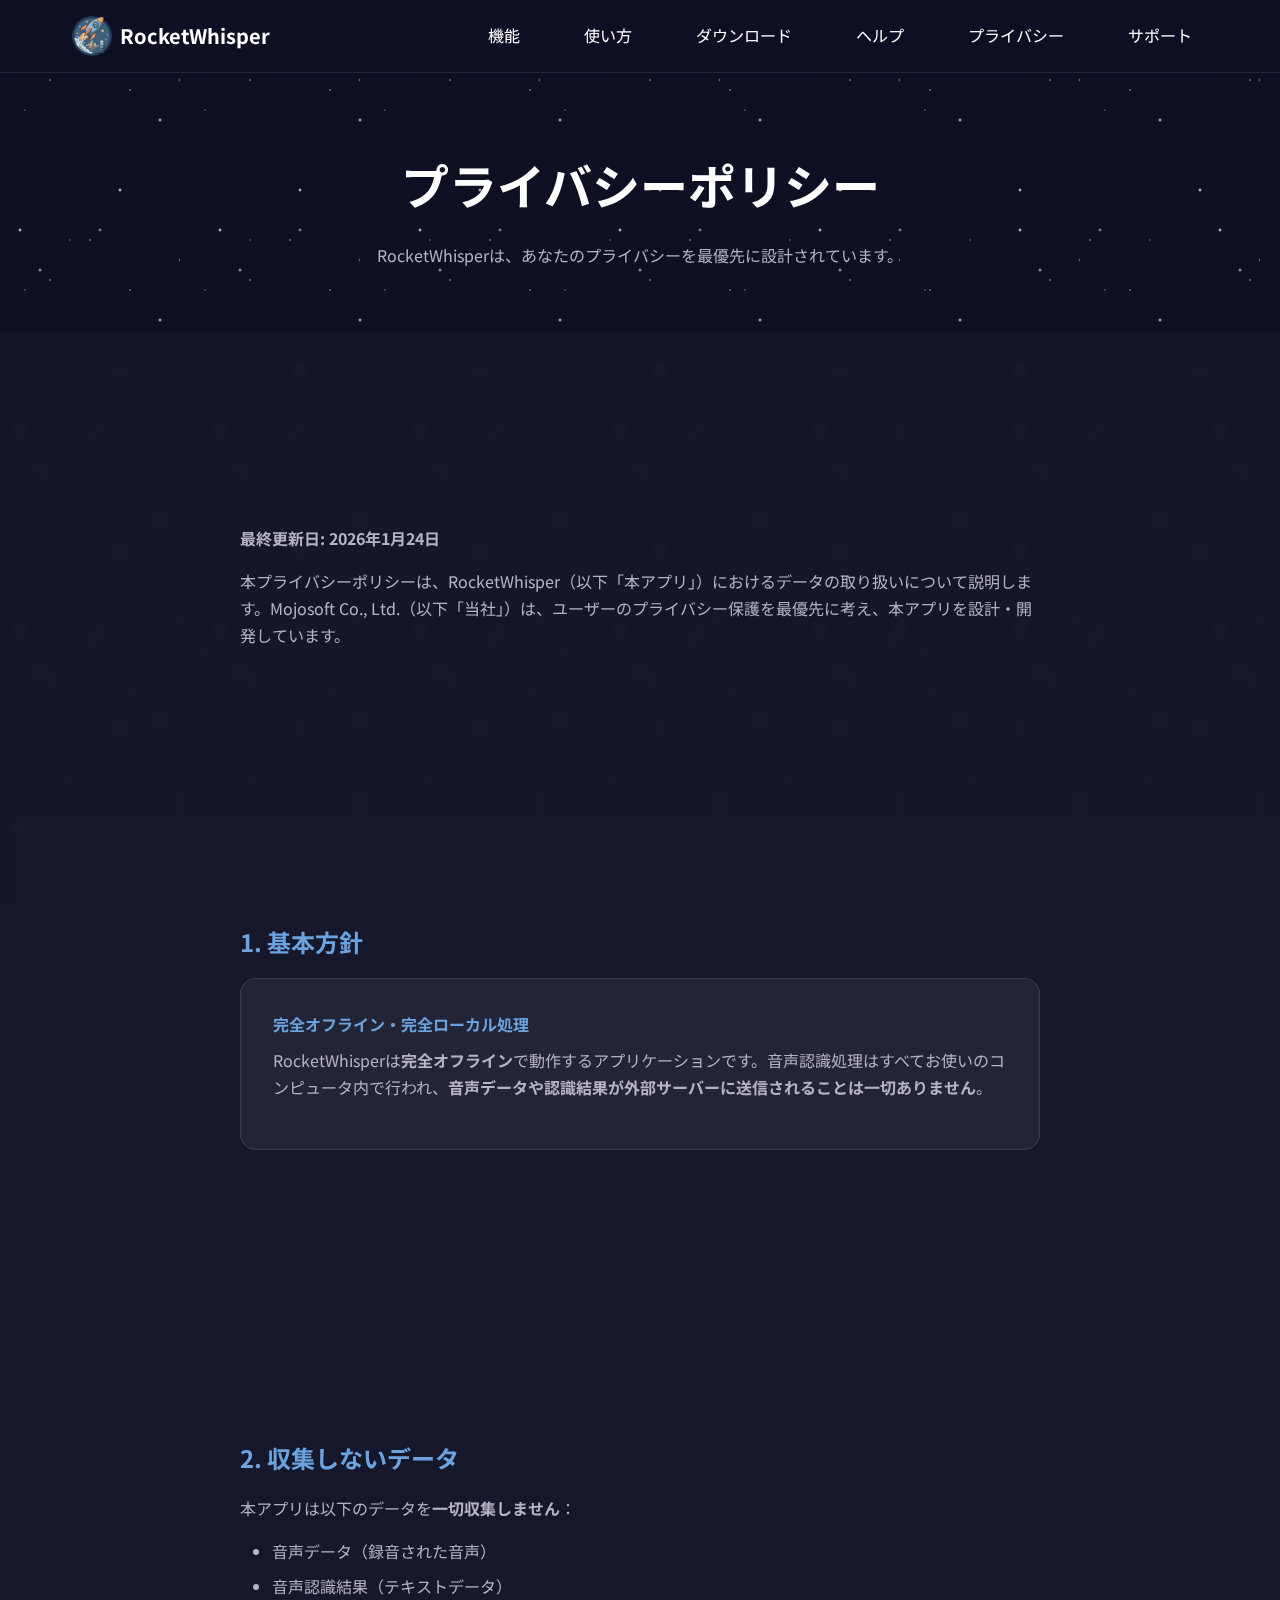
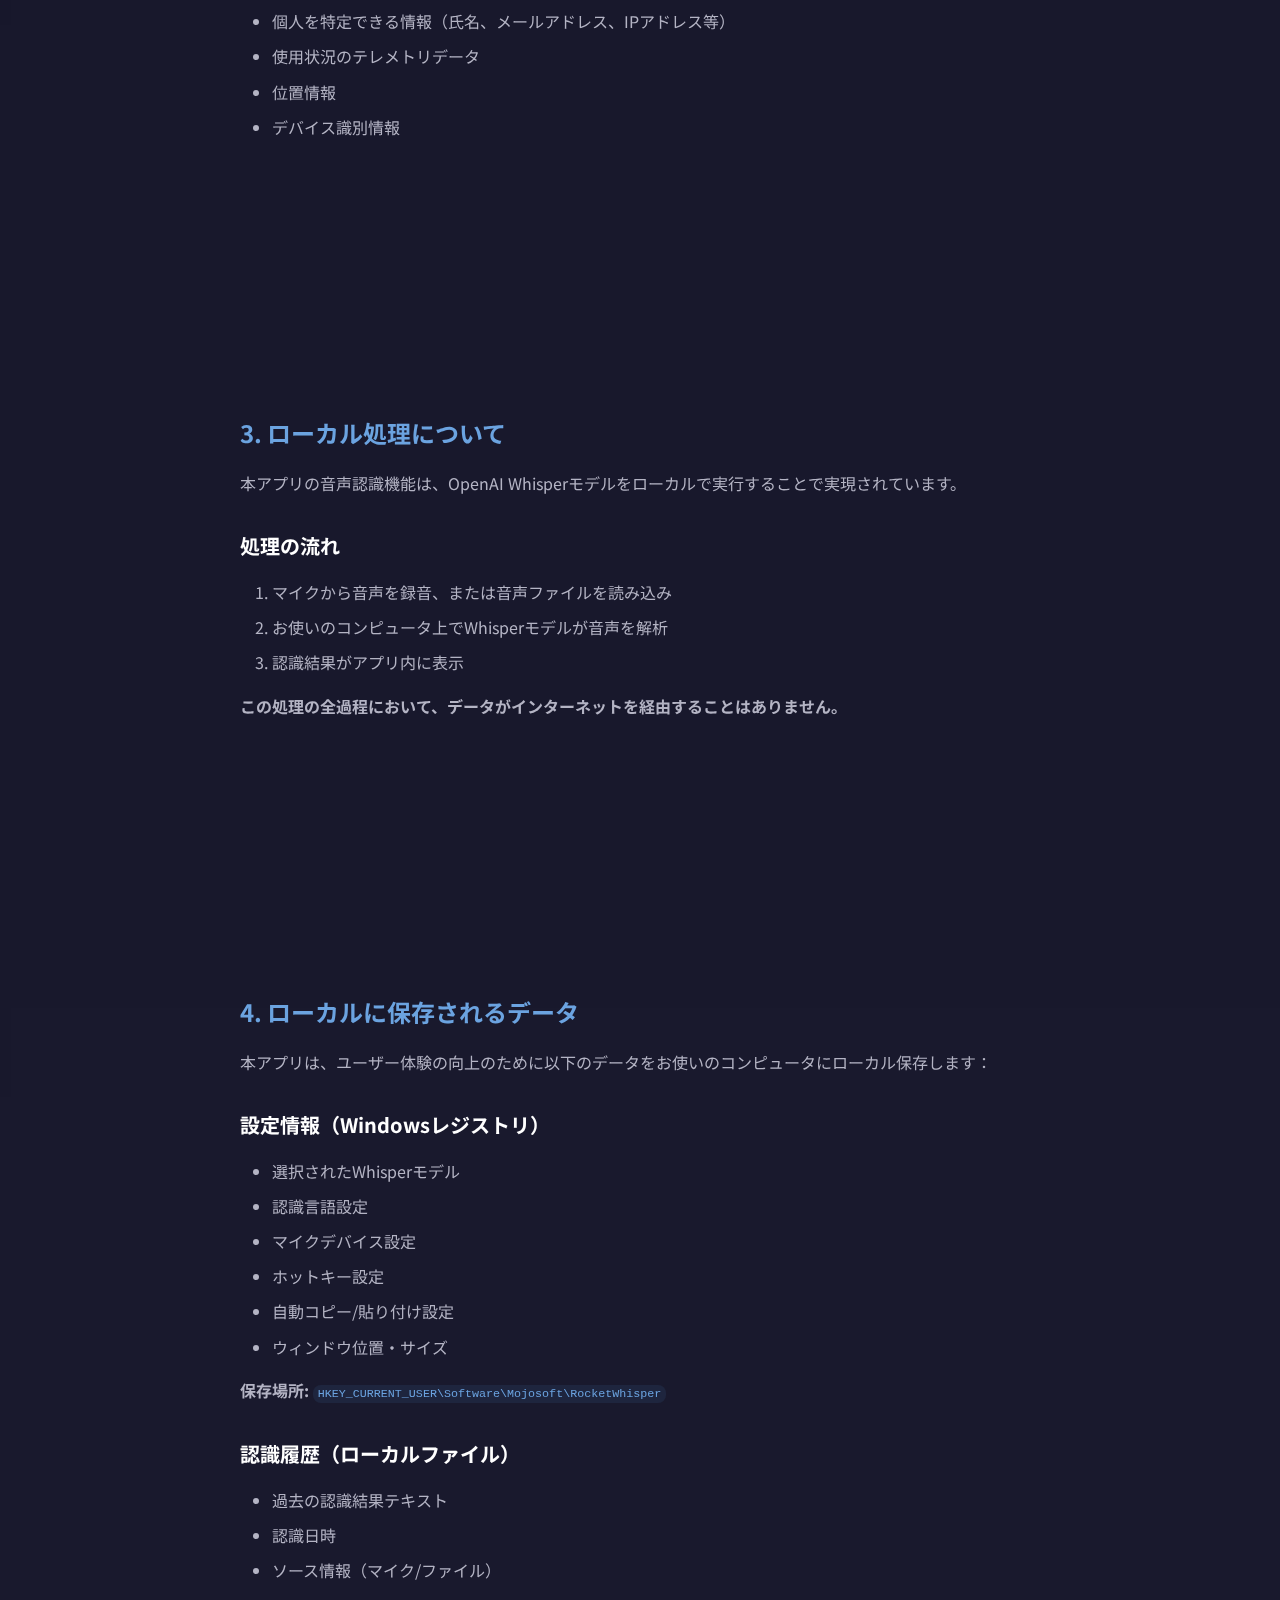
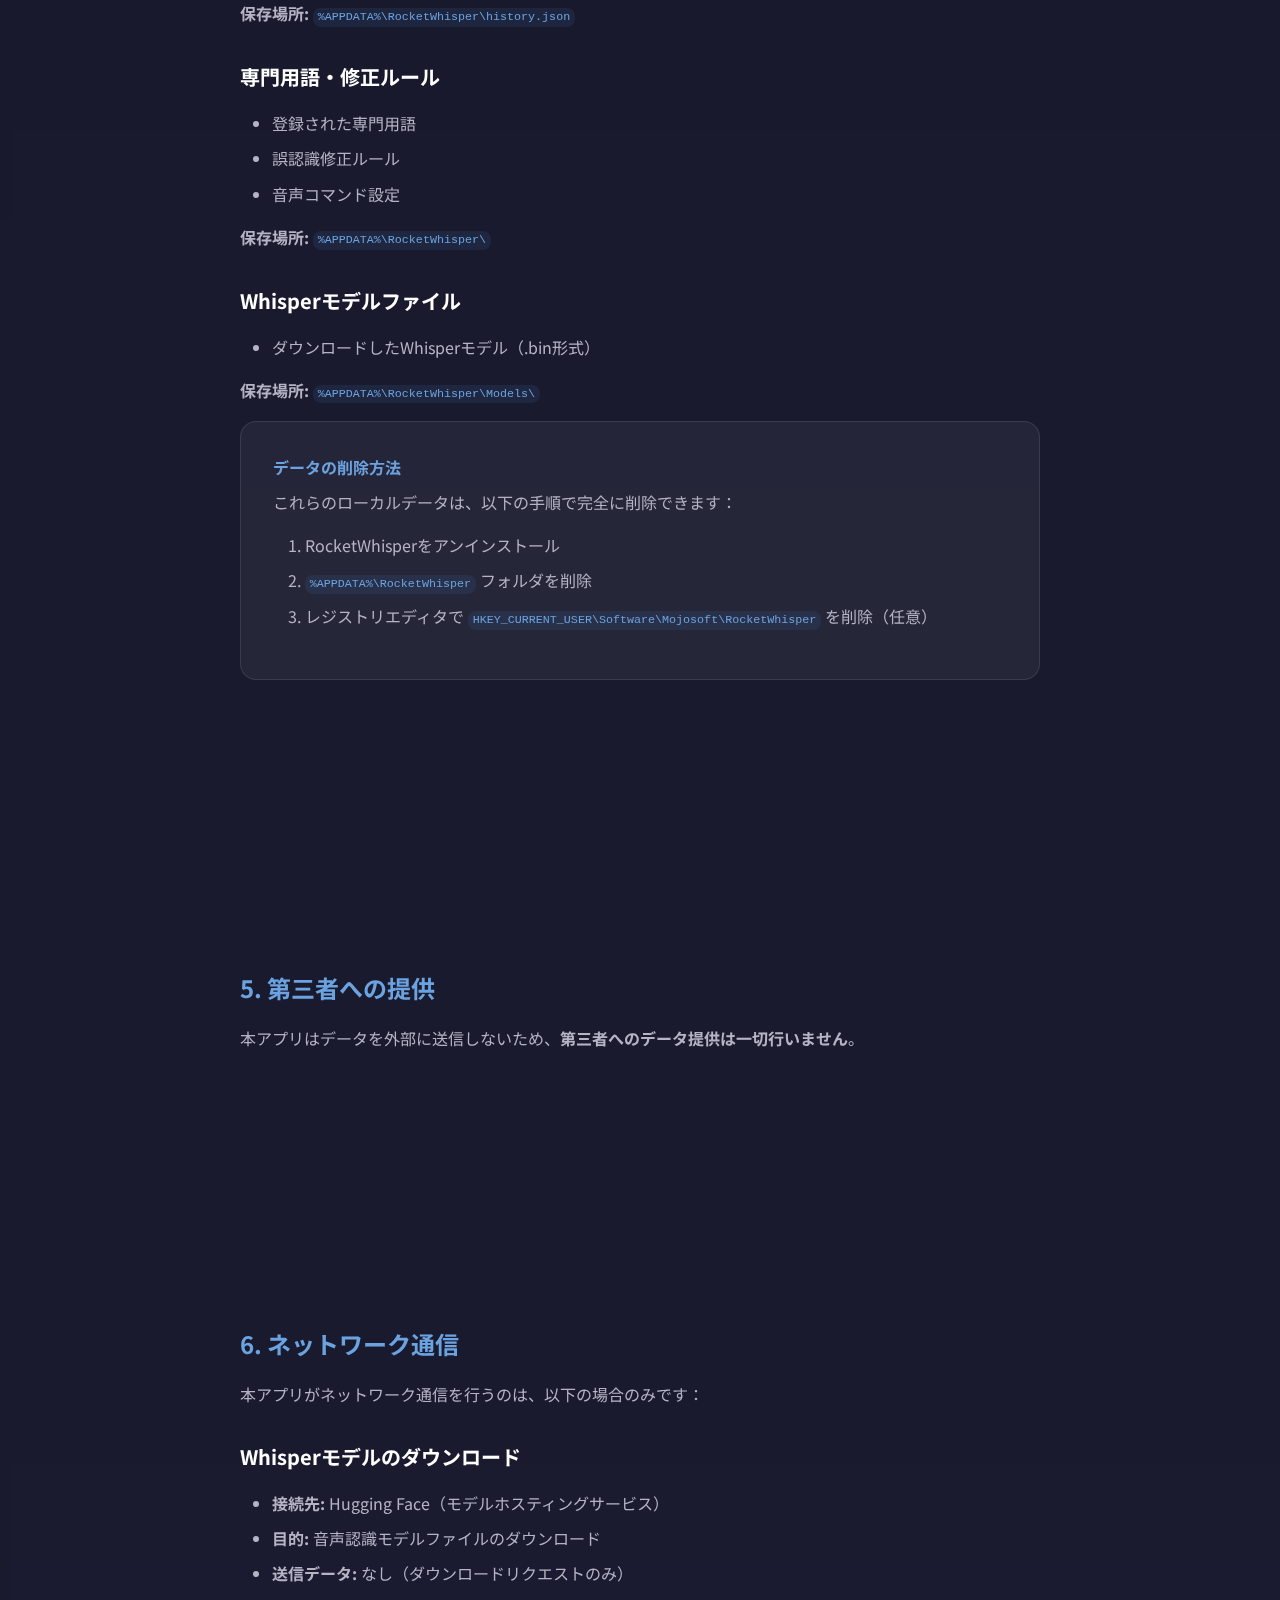
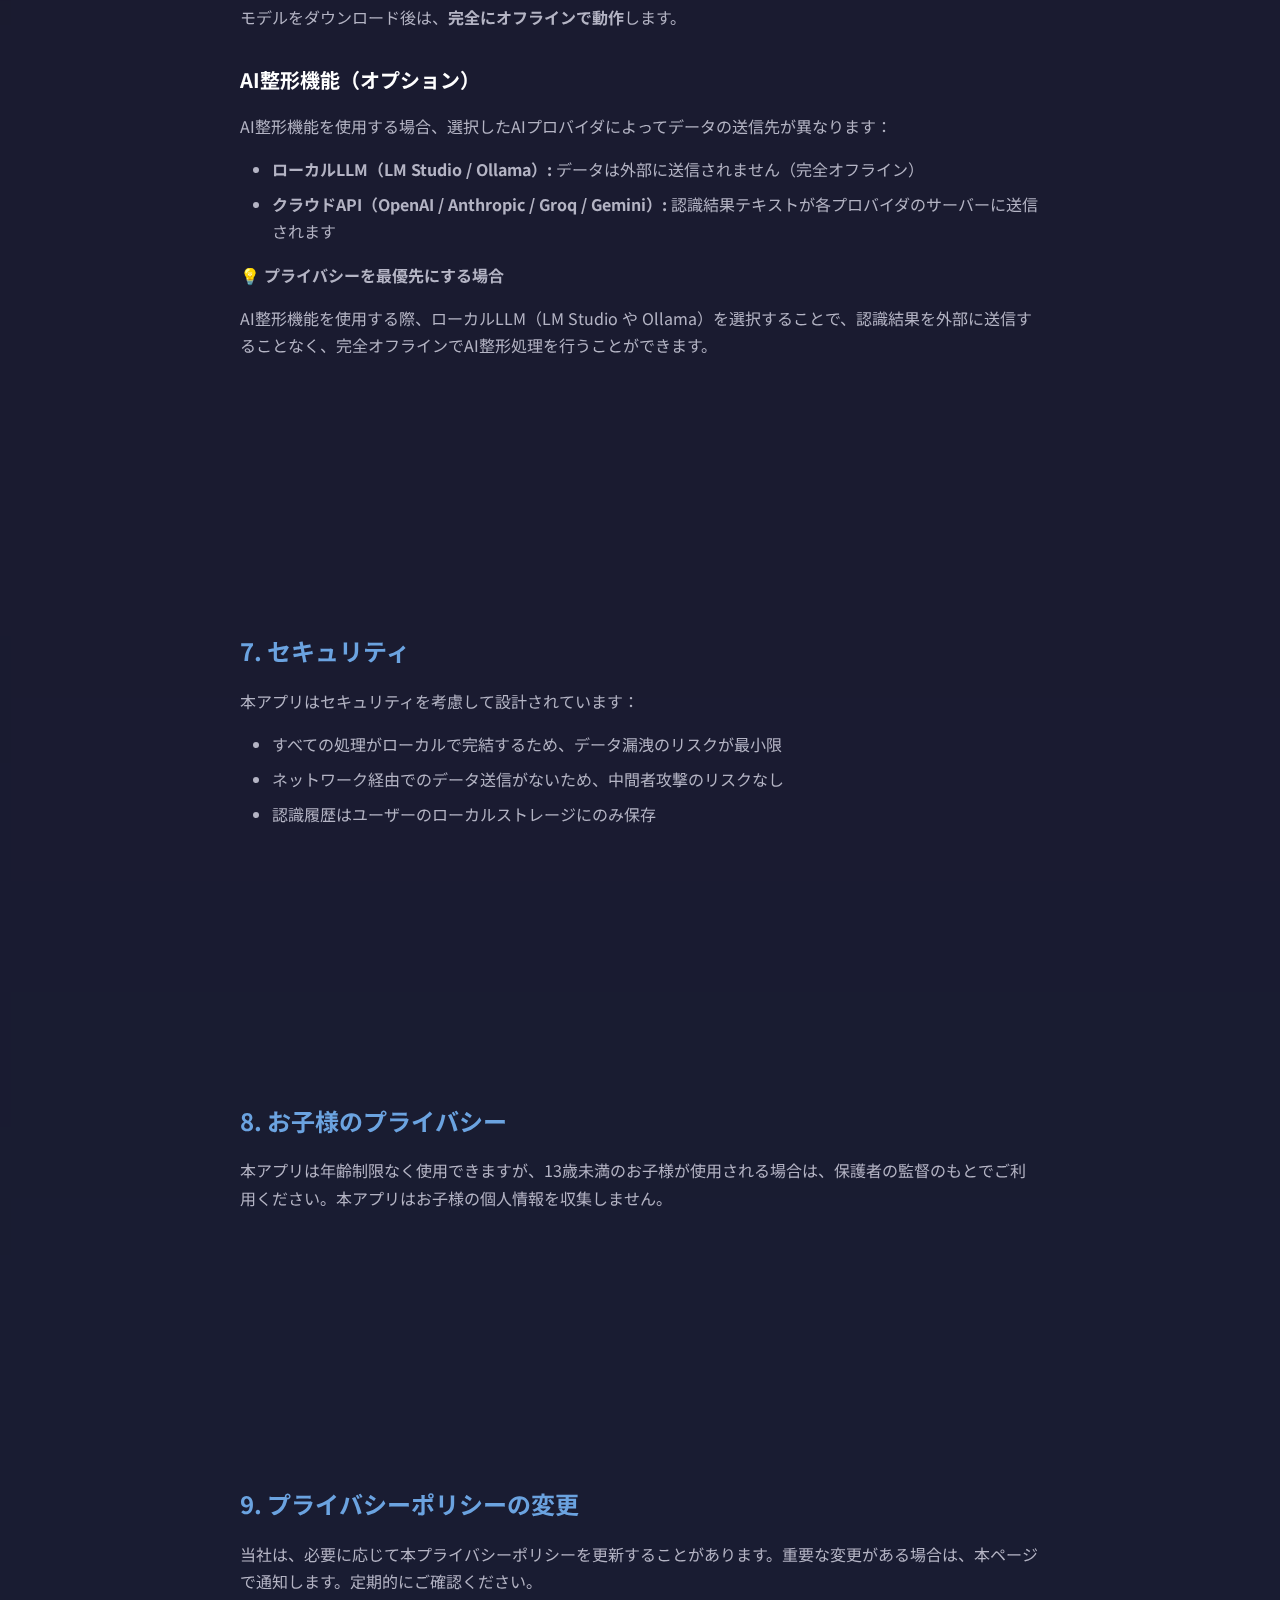
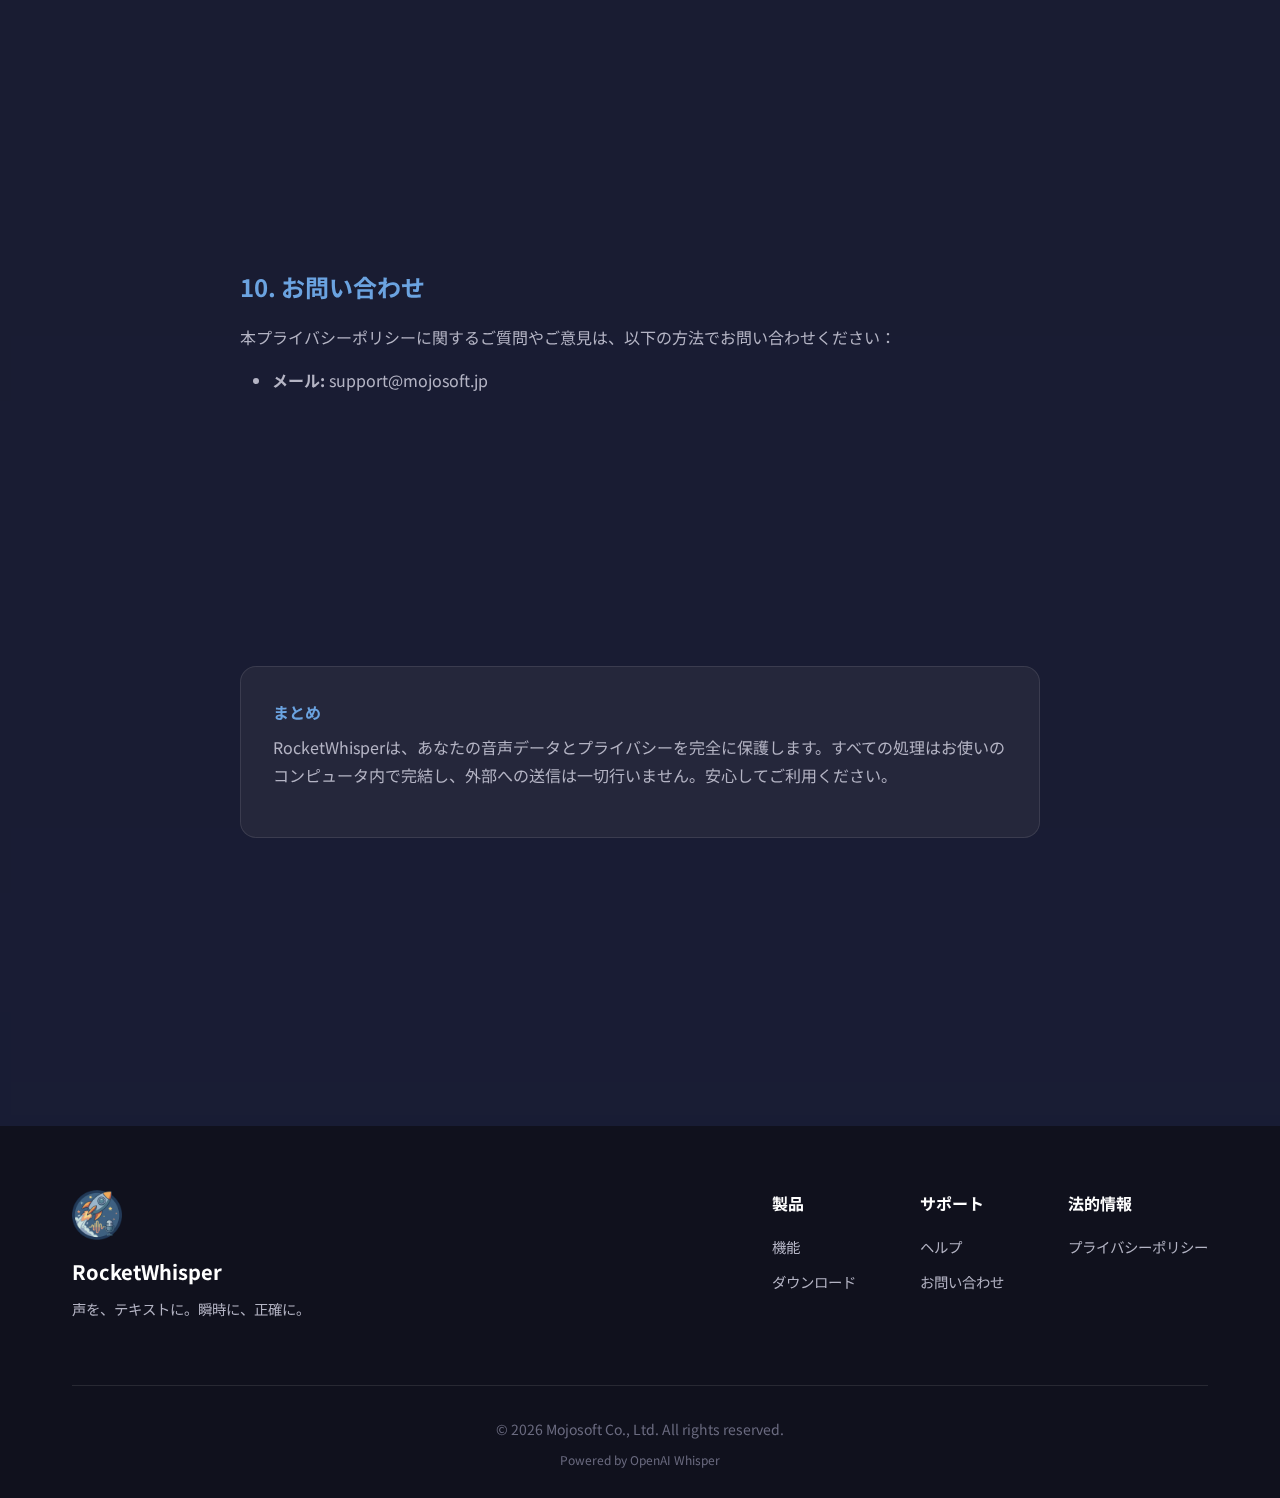
<file: privacy.html>
<!DOCTYPE html>
<html lang="ja">
<head>
    <meta charset="UTF-8">
    <meta name="viewport" content="width=device-width, initial-scale=1.0">
    <meta name="description" content="RocketWhisperのプライバシーポリシー。データの取り扱いについて説明します。">
    <title>プライバシーポリシー - RocketWhisper</title>
    <link rel="icon" type="image/png" href="images/RocketWhisper3.png">
    <link rel="stylesheet" href="css/style.css">
    <link rel="preconnect" href="https://fonts.googleapis.com">
    <link rel="preconnect" href="https://fonts.gstatic.com" crossorigin>
    <link href="https://fonts.googleapis.com/css2?family=Noto+Sans+JP:wght@400;500;700;900&display=swap" rel="stylesheet">
</head>
<body>
    <!-- ナビゲーション -->
    <nav class="navbar">
        <div class="nav-container">
            <a href="index.html" class="nav-logo">
                <img src="images/RocketWhisper3.png" alt="RocketWhisper" class="nav-icon">
                <span>RocketWhisper</span>
            </a>
            <button class="nav-toggle" aria-label="メニュー">
                <span></span>
                <span></span>
                <span></span>
            </button>
            <ul class="nav-menu">
                <li><a href="index.html#features">機能</a></li>
                <li><a href="index.html#how-it-works">使い方</a></li>
                <li><a href="index.html#download">ダウンロード</a></li>
                <li><a href="help.html">ヘルプ</a></li>
                <li><a href="privacy.html" class="active">プライバシー</a></li>
                <li><a href="support.html">サポート</a></li>
            </ul>
        </div>
    </nav>

    <!-- ページヘッダー -->
    <header class="page-header">
        <div class="container">
            <h1>プライバシーポリシー</h1>
            <p>RocketWhisperは、あなたのプライバシーを最優先に設計されています。</p>
        </div>
    </header>

    <!-- メインコンテンツ -->
    <main class="page-content">
        <div class="container">
            <section class="content-section">
                <p><strong>最終更新日: 2026年1月24日</strong></p>
                <p>本プライバシーポリシーは、RocketWhisper（以下「本アプリ」）におけるデータの取り扱いについて説明します。Mojosoft Co., Ltd.（以下「当社」）は、ユーザーのプライバシー保護を最優先に考え、本アプリを設計・開発しています。</p>
            </section>

            <section class="content-section">
                <h2>1. 基本方針</h2>
                <div class="info-card">
                    <h4>完全オフライン・完全ローカル処理</h4>
                    <p>RocketWhisperは<strong>完全オフライン</strong>で動作するアプリケーションです。音声認識処理はすべてお使いのコンピュータ内で行われ、<strong>音声データや認識結果が外部サーバーに送信されることは一切ありません</strong>。</p>
                </div>
            </section>

            <section class="content-section">
                <h2>2. 収集しないデータ</h2>
                <p>本アプリは以下のデータを<strong>一切収集しません</strong>：</p>
                <ul>
                    <li>音声データ（録音された音声）</li>
                    <li>音声認識結果（テキストデータ）</li>
                    <li>個人を特定できる情報（氏名、メールアドレス、IPアドレス等）</li>
                    <li>使用状況のテレメトリデータ</li>
                    <li>位置情報</li>
                    <li>デバイス識別情報</li>
                </ul>
            </section>

            <section class="content-section">
                <h2>3. ローカル処理について</h2>
                <p>本アプリの音声認識機能は、OpenAI Whisperモデルをローカルで実行することで実現されています。</p>

                <h3>処理の流れ</h3>
                <ol>
                    <li>マイクから音声を録音、または音声ファイルを読み込み</li>
                    <li>お使いのコンピュータ上でWhisperモデルが音声を解析</li>
                    <li>認識結果がアプリ内に表示</li>
                </ol>

                <p><strong>この処理の全過程において、データがインターネットを経由することはありません。</strong></p>
            </section>

            <section class="content-section">
                <h2>4. ローカルに保存されるデータ</h2>
                <p>本アプリは、ユーザー体験の向上のために以下のデータをお使いのコンピュータにローカル保存します：</p>

                <h3>設定情報（Windowsレジストリ）</h3>
                <ul>
                    <li>選択されたWhisperモデル</li>
                    <li>認識言語設定</li>
                    <li>マイクデバイス設定</li>
                    <li>ホットキー設定</li>
                    <li>自動コピー/貼り付け設定</li>
                    <li>ウィンドウ位置・サイズ</li>
                </ul>
                <p><strong>保存場所:</strong> <code>HKEY_CURRENT_USER\Software\Mojosoft\RocketWhisper</code></p>

                <h3>認識履歴（ローカルファイル）</h3>
                <ul>
                    <li>過去の認識結果テキスト</li>
                    <li>認識日時</li>
                    <li>ソース情報（マイク/ファイル）</li>
                </ul>
                <p><strong>保存場所:</strong> <code>%APPDATA%\RocketWhisper\history.json</code></p>

                <h3>専門用語・修正ルール</h3>
                <ul>
                    <li>登録された専門用語</li>
                    <li>誤認識修正ルール</li>
                    <li>音声コマンド設定</li>
                </ul>
                <p><strong>保存場所:</strong> <code>%APPDATA%\RocketWhisper\</code></p>

                <h3>Whisperモデルファイル</h3>
                <ul>
                    <li>ダウンロードしたWhisperモデル（.bin形式）</li>
                </ul>
                <p><strong>保存場所:</strong> <code>%APPDATA%\RocketWhisper\Models\</code></p>

                <div class="info-card">
                    <h4>データの削除方法</h4>
                    <p>これらのローカルデータは、以下の手順で完全に削除できます：</p>
                    <ol>
                        <li>RocketWhisperをアンインストール</li>
                        <li><code>%APPDATA%\RocketWhisper</code> フォルダを削除</li>
                        <li>レジストリエディタで <code>HKEY_CURRENT_USER\Software\Mojosoft\RocketWhisper</code> を削除（任意）</li>
                    </ol>
                </div>
            </section>

            <section class="content-section">
                <h2>5. 第三者への提供</h2>
                <p>本アプリはデータを外部に送信しないため、<strong>第三者へのデータ提供は一切行いません</strong>。</p>
            </section>

            <section class="content-section">
                <h2>6. ネットワーク通信</h2>
                <p>本アプリがネットワーク通信を行うのは、以下の場合のみです：</p>

                <h3>Whisperモデルのダウンロード</h3>
                <ul>
                    <li><strong>接続先:</strong> Hugging Face（モデルホスティングサービス）</li>
                    <li><strong>目的:</strong> 音声認識モデルファイルのダウンロード</li>
                    <li><strong>送信データ:</strong> なし（ダウンロードリクエストのみ）</li>
                </ul>

                <p>モデルをダウンロード後は、<strong>完全にオフラインで動作</strong>します。</p>

                <h3>AI整形機能（オプション）</h3>
                <p>AI整形機能を使用する場合、選択したAIプロバイダによってデータの送信先が異なります：</p>
                <ul>
                    <li><strong>ローカルLLM（LM Studio / Ollama）:</strong> データは外部に送信されません（完全オフライン）</li>
                    <li><strong>クラウドAPI（OpenAI / Anthropic / Groq / Gemini）:</strong> 認識結果テキストが各プロバイダのサーバーに送信されます</li>
                </ul>

                <div class="tip-box">
                    <p><strong>💡 プライバシーを最優先にする場合</strong></p>
                    <p>AI整形機能を使用する際、ローカルLLM（LM Studio や Ollama）を選択することで、認識結果を外部に送信することなく、完全オフラインでAI整形処理を行うことができます。</p>
                </div>
            </section>

            <section class="content-section">
                <h2>7. セキュリティ</h2>
                <p>本アプリはセキュリティを考慮して設計されています：</p>
                <ul>
                    <li>すべての処理がローカルで完結するため、データ漏洩のリスクが最小限</li>
                    <li>ネットワーク経由でのデータ送信がないため、中間者攻撃のリスクなし</li>
                    <li>認識履歴はユーザーのローカルストレージにのみ保存</li>
                </ul>
            </section>

            <section class="content-section">
                <h2>8. お子様のプライバシー</h2>
                <p>本アプリは年齢制限なく使用できますが、13歳未満のお子様が使用される場合は、保護者の監督のもとでご利用ください。本アプリはお子様の個人情報を収集しません。</p>
            </section>

            <section class="content-section">
                <h2>9. プライバシーポリシーの変更</h2>
                <p>当社は、必要に応じて本プライバシーポリシーを更新することがあります。重要な変更がある場合は、本ページで通知します。定期的にご確認ください。</p>
            </section>

            <section class="content-section">
                <h2>10. お問い合わせ</h2>
                <p>本プライバシーポリシーに関するご質問やご意見は、以下の方法でお問い合わせください：</p>
                <ul>
                    <li><strong>メール:</strong> <a href="mailto:support@mojosoft.jp">support@mojosoft.jp</a></li>
                </ul>
            </section>

            <section class="content-section">
                <div class="info-card">
                    <h4>まとめ</h4>
                    <p>RocketWhisperは、あなたの音声データとプライバシーを完全に保護します。すべての処理はお使いのコンピュータ内で完結し、外部への送信は一切行いません。安心してご利用ください。</p>
                </div>
            </section>
        </div>
    </main>

    <!-- フッター -->
    <footer class="footer">
        <div class="container">
            <div class="footer-content">
                <div class="footer-brand">
                    <img src="images/RocketWhisper3.png" alt="RocketWhisper" class="footer-logo">
                    <span class="footer-name">RocketWhisper</span>
                    <p class="footer-tagline">声を、テキストに。瞬時に、正確に。</p>
                </div>
                <div class="footer-links">
                    <div class="footer-column">
                        <h4>製品</h4>
                        <ul>
                            <li><a href="index.html#features">機能</a></li>
                            <li><a href="index.html#download">ダウンロード</a></li>
                        </ul>
                    </div>
                    <div class="footer-column">
                        <h4>サポート</h4>
                        <ul>
                            <li><a href="help.html">ヘルプ</a></li>
                            <li><a href="support.html">お問い合わせ</a></li>
                        </ul>
                    </div>
                    <div class="footer-column">
                        <h4>法的情報</h4>
                        <ul>
                            <li><a href="privacy.html">プライバシーポリシー</a></li>
                        </ul>
                    </div>
                </div>
            </div>
            <div class="footer-bottom">
                <p>&copy; 2026 Mojosoft Co., Ltd. All rights reserved.</p>
                <p class="footer-credits">Powered by OpenAI Whisper</p>
            </div>
        </div>
    </footer>

    <script src="js/main.js"></script>
</body>
</html>
</file>
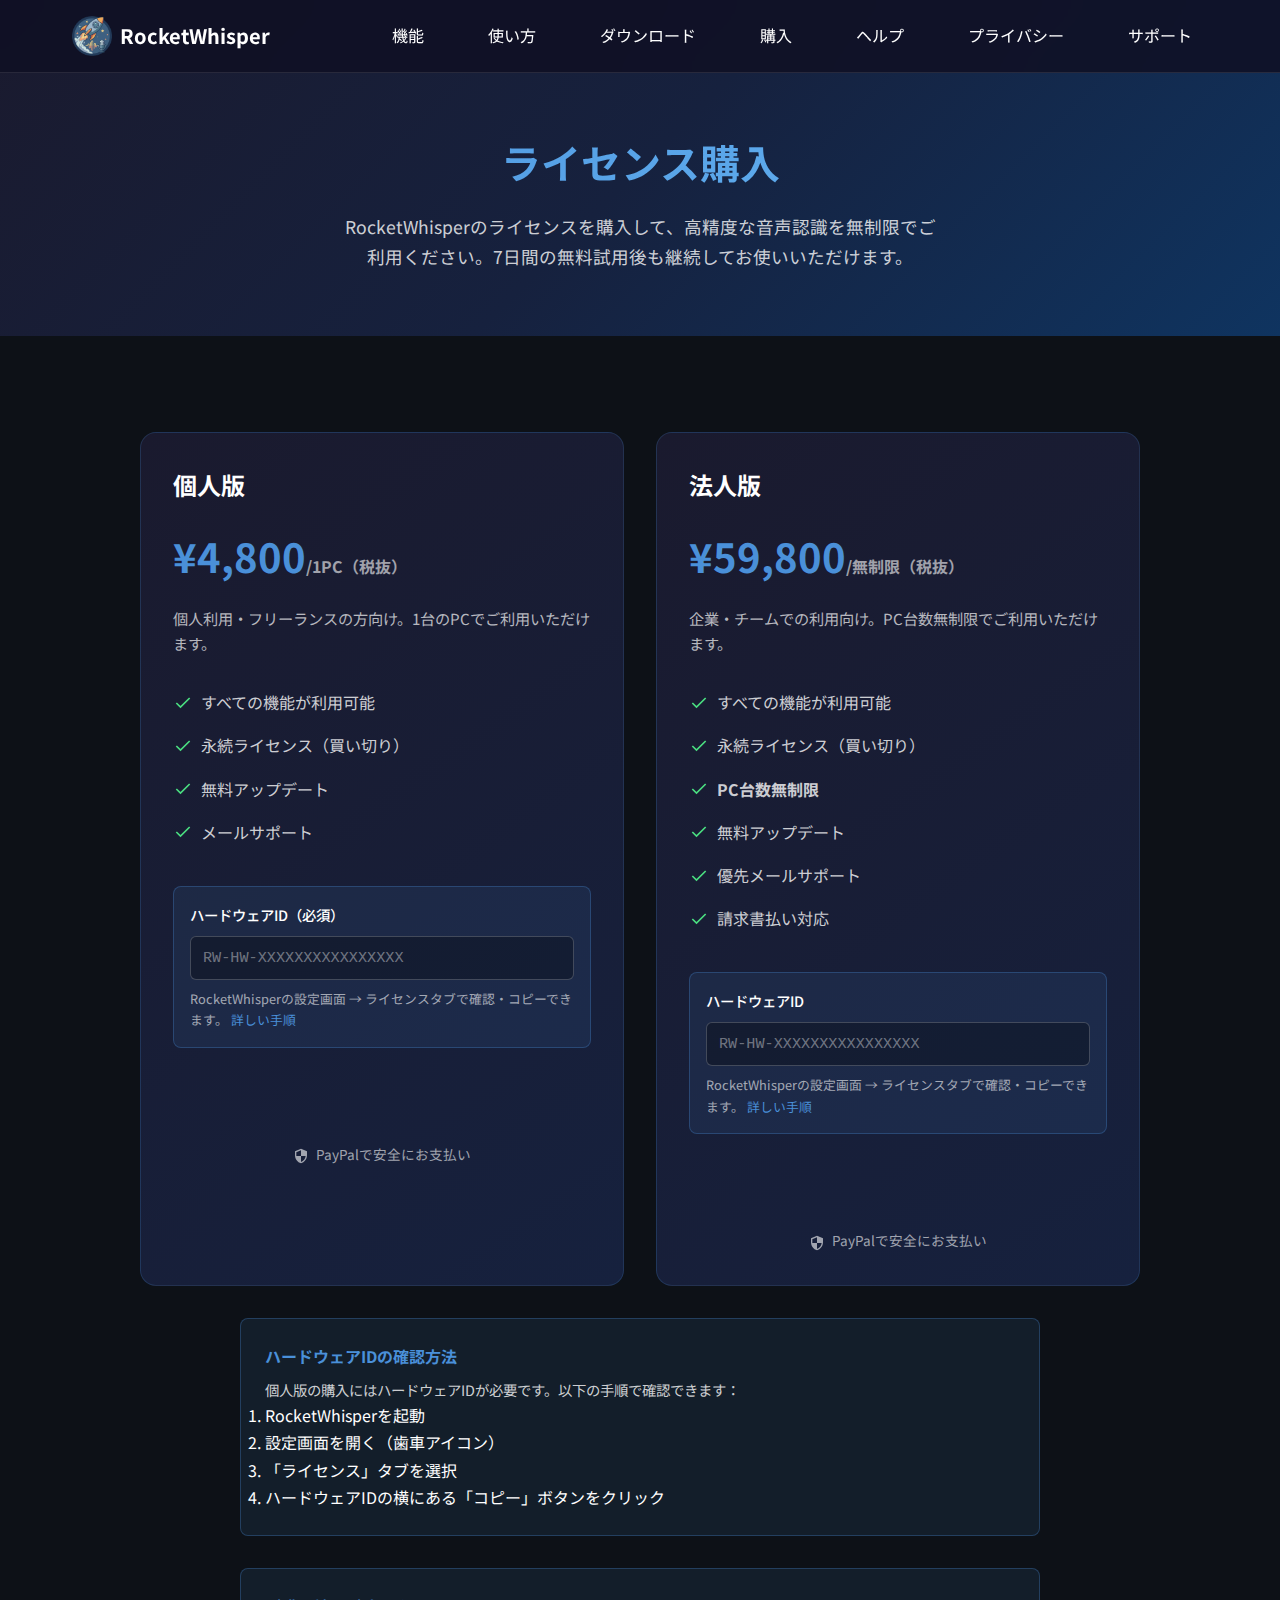
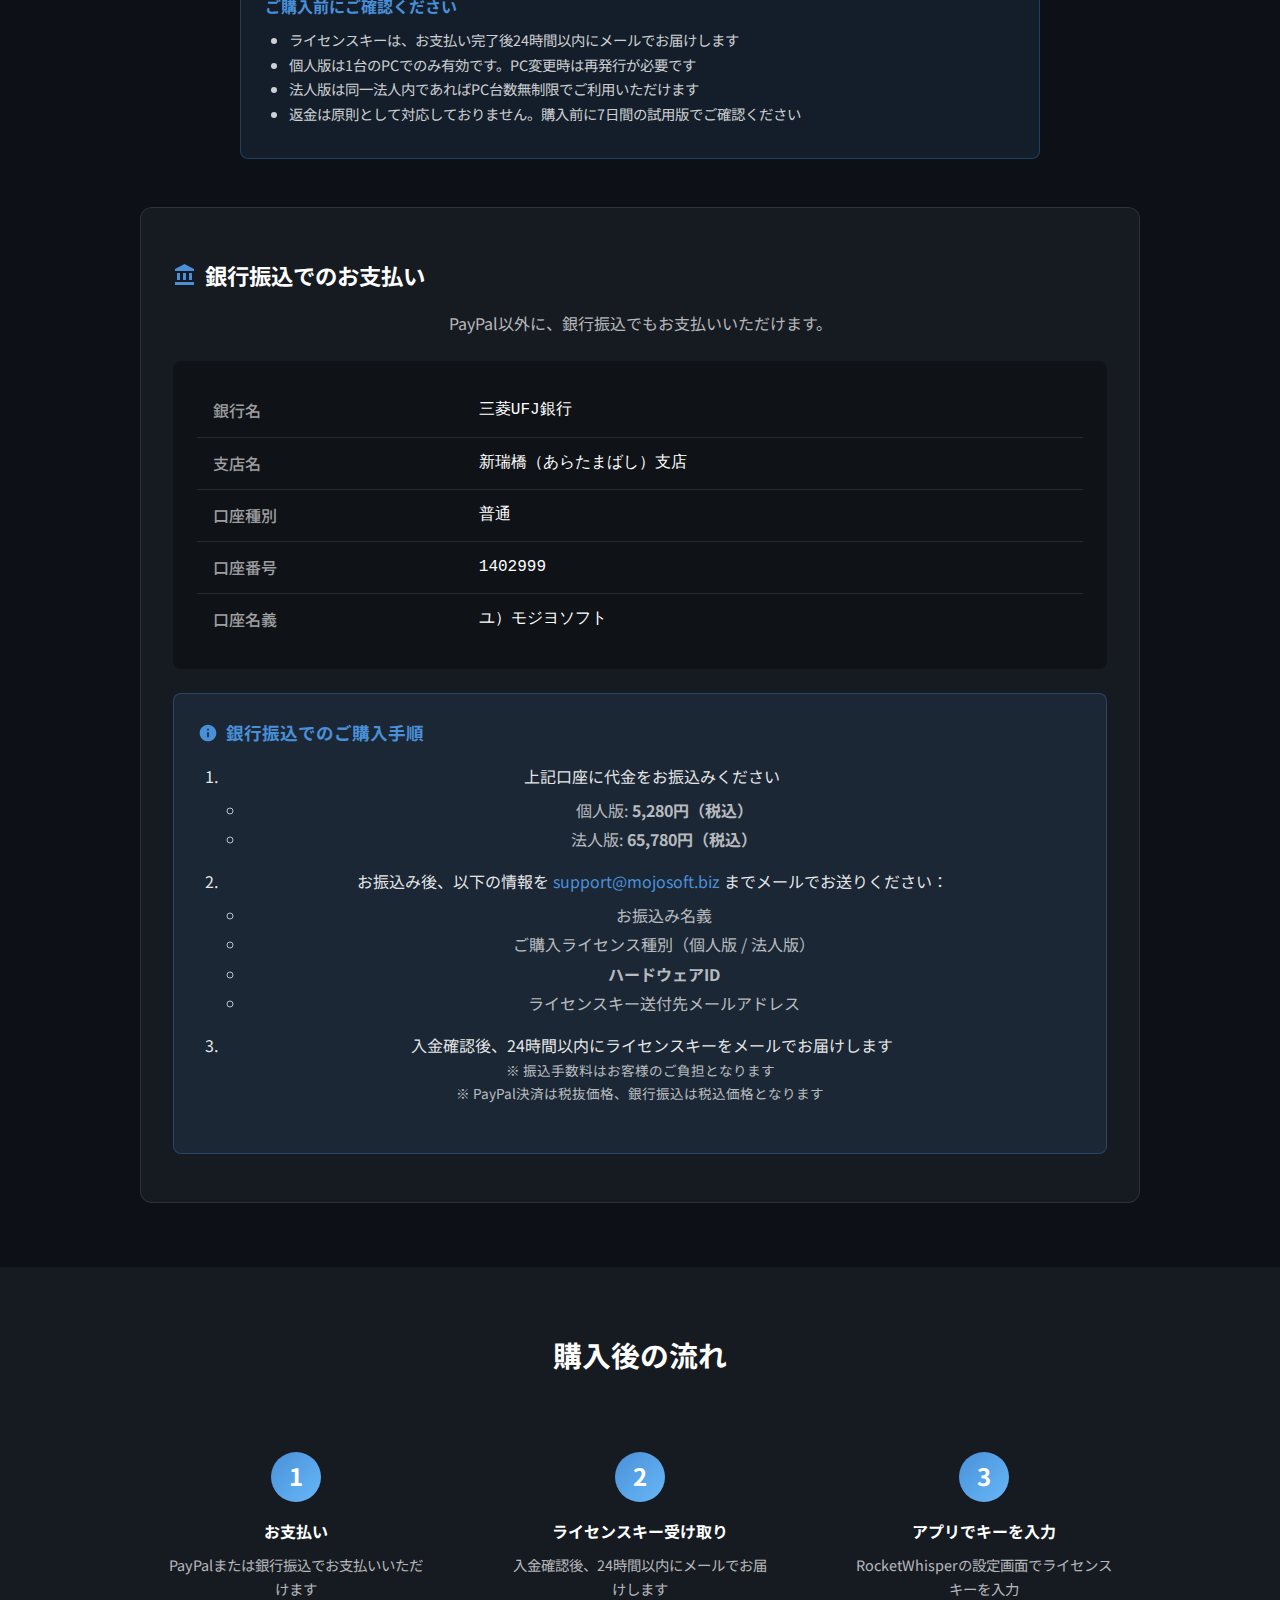
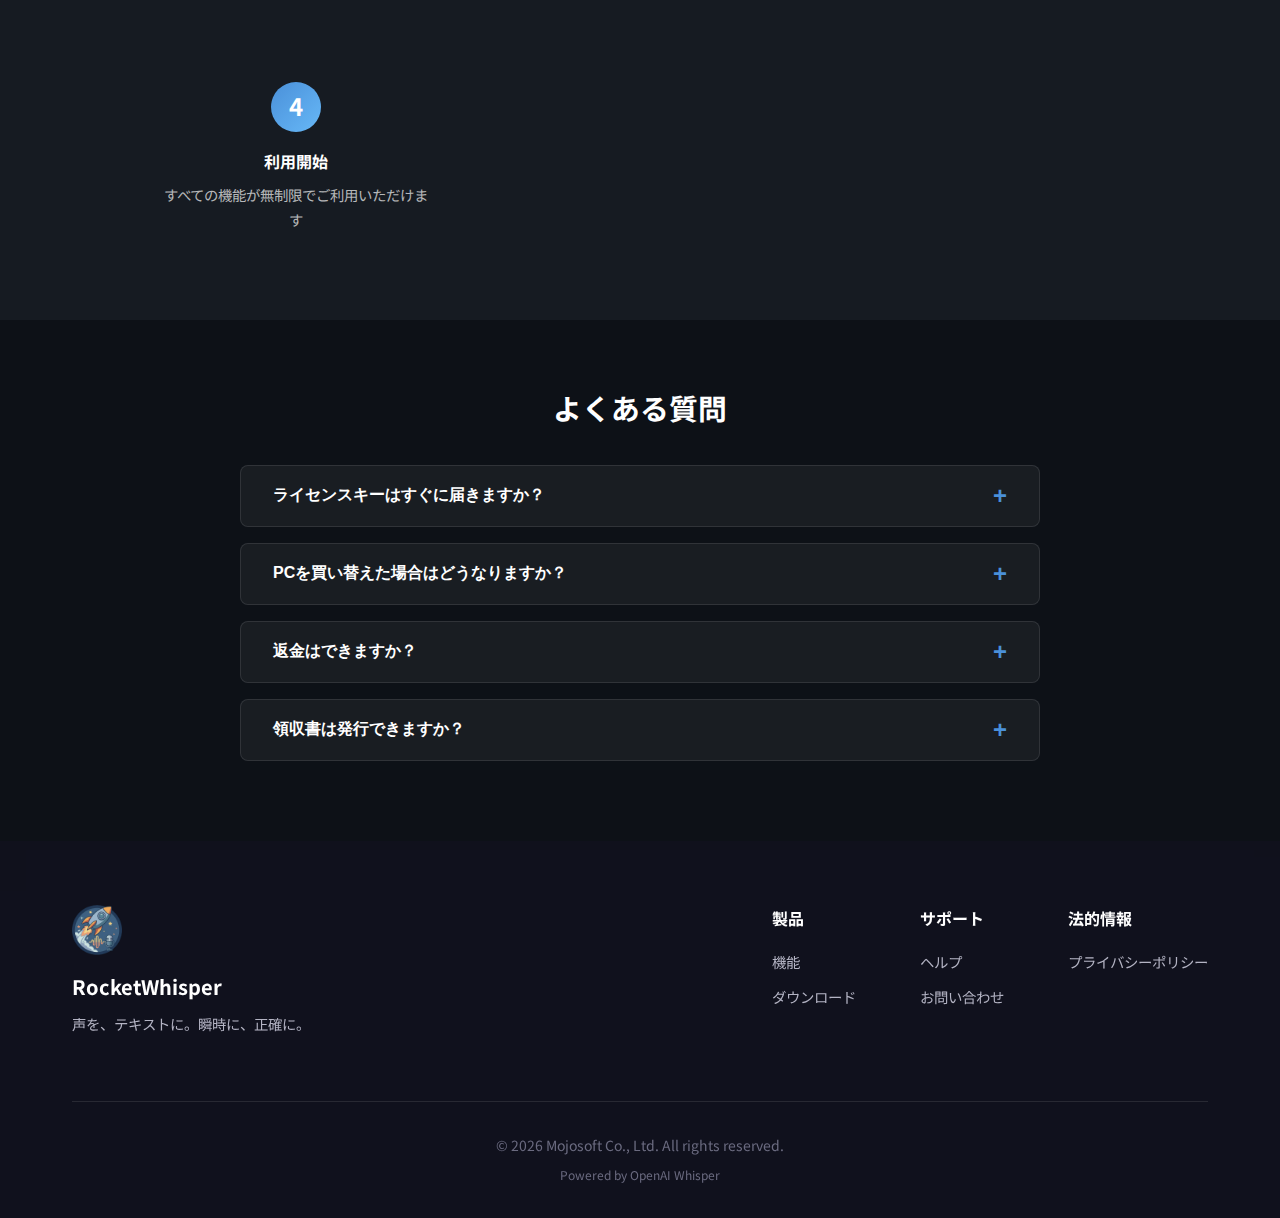
<file: purchase.html>
<!DOCTYPE html>
<html lang="ja">
<head>
    <meta charset="UTF-8">
    <meta name="viewport" content="width=device-width, initial-scale=1.0">
    <meta name="description" content="RocketWhisper ライセンス購入 - AI音声認識アプリのライセンスを購入">
    <meta name="keywords" content="RocketWhisper, ライセンス, 購入, 音声認識">
    <meta property="og:title" content="RocketWhisper - ライセンス購入">
    <meta property="og:description" content="RocketWhisperのライセンスを購入して、すべての機能をご利用ください">
    <title>ライセンス購入 - RocketWhisper</title>
    <link rel="icon" type="image/png" href="images/RocketWhisper3.png">
    <link rel="stylesheet" href="css/style.css">
    <link rel="preconnect" href="https://fonts.googleapis.com">
    <link rel="preconnect" href="https://fonts.gstatic.com" crossorigin>
    <link href="https://fonts.googleapis.com/css2?family=Noto+Sans+JP:wght@400;500;700;900&display=swap" rel="stylesheet">
    <style>
        /* 購入ページ専用スタイル */
        .purchase-hero {
            background: linear-gradient(135deg, #1a1a2e 0%, #16213e 50%, #0f3460 100%);
            padding: 8rem 2rem 4rem;
            text-align: center;
        }

        .purchase-hero h1 {
            font-size: 2.5rem;
            margin-bottom: 1rem;
            background: linear-gradient(135deg, #4A90D9, #67B8F7);
            -webkit-background-clip: text;
            -webkit-text-fill-color: transparent;
            background-clip: text;
        }

        .purchase-hero p {
            color: rgba(255, 255, 255, 0.8);
            font-size: 1.1rem;
            max-width: 600px;
            margin: 0 auto;
        }

        .pricing-section {
            padding: 4rem 2rem;
            background: #0d1117;
        }

        .pricing-container {
            max-width: 1000px;
            margin: 0 auto;
        }

        .pricing-grid {
            display: grid;
            grid-template-columns: repeat(auto-fit, minmax(320px, 1fr));
            gap: 2rem;
            margin-top: 2rem;
        }

        .pricing-card {
            background: linear-gradient(145deg, #1a1a2e, #16213e);
            border-radius: 16px;
            padding: 2rem;
            border: 1px solid rgba(74, 144, 217, 0.2);
            transition: transform 0.3s ease, box-shadow 0.3s ease;
        }

        .pricing-card:hover {
            transform: translateY(-5px);
            box-shadow: 0 20px 40px rgba(74, 144, 217, 0.2);
        }

        .pricing-card.recommended {
            border: 2px solid #4A90D9;
            position: relative;
        }

        .pricing-card.recommended::before {
            content: "おすすめ";
            position: absolute;
            top: -12px;
            left: 50%;
            transform: translateX(-50%);
            background: linear-gradient(135deg, #4A90D9, #67B8F7);
            color: white;
            padding: 4px 16px;
            border-radius: 20px;
            font-size: 0.85rem;
            font-weight: bold;
        }

        .pricing-card h3 {
            color: white;
            font-size: 1.5rem;
            margin-bottom: 0.5rem;
        }

        .pricing-card .price {
            font-size: 2.5rem;
            font-weight: bold;
            color: #4A90D9;
            margin: 1rem 0;
        }

        .pricing-card .price span {
            font-size: 1rem;
            color: rgba(255, 255, 255, 0.6);
        }

        .pricing-card .description {
            color: rgba(255, 255, 255, 0.7);
            margin-bottom: 1.5rem;
            font-size: 0.95rem;
        }

        .pricing-card ul {
            list-style: none;
            padding: 0;
            margin-bottom: 2rem;
        }

        .pricing-card ul li {
            color: rgba(255, 255, 255, 0.8);
            padding: 0.5rem 0;
            display: flex;
            align-items: center;
            gap: 0.5rem;
        }

        .pricing-card ul li svg {
            width: 20px;
            height: 20px;
            color: #4ADE80;
            flex-shrink: 0;
        }

        .paypal-button-container {
            min-height: 55px;
        }

        .payment-note {
            text-align: center;
            color: rgba(255, 255, 255, 0.6);
            font-size: 0.85rem;
            margin-top: 1rem;
        }

        .payment-note svg {
            width: 16px;
            height: 16px;
            vertical-align: middle;
            margin-right: 4px;
        }

        /* ハードウェアID入力欄 */
        .hardware-id-section {
            margin-bottom: 1.5rem;
            padding: 1rem;
            background: rgba(74, 144, 217, 0.1);
            border: 1px solid rgba(74, 144, 217, 0.3);
            border-radius: 8px;
        }

        .hardware-id-section label {
            display: block;
            color: white;
            font-size: 0.9rem;
            margin-bottom: 0.5rem;
            font-weight: 500;
        }

        .hardware-id-section input {
            width: 100%;
            padding: 0.75rem;
            border: 1px solid rgba(255, 255, 255, 0.2);
            border-radius: 6px;
            background: rgba(0, 0, 0, 0.3);
            color: white;
            font-size: 0.95rem;
            font-family: 'Consolas', 'Monaco', monospace;
            box-sizing: border-box;
        }

        .hardware-id-section input:focus {
            outline: none;
            border-color: #4A90D9;
            box-shadow: 0 0 0 2px rgba(74, 144, 217, 0.2);
        }

        .hardware-id-section input::placeholder {
            color: rgba(255, 255, 255, 0.4);
        }

        .hardware-id-section .help-text {
            color: rgba(255, 255, 255, 0.6);
            font-size: 0.8rem;
            margin-top: 0.5rem;
        }

        .hardware-id-section .help-text a {
            color: #4A90D9;
            text-decoration: none;
        }

        .hardware-id-section .help-text a:hover {
            text-decoration: underline;
        }

        .hardware-id-error {
            color: #FF6B6B;
            font-size: 0.85rem;
            margin-top: 0.5rem;
            display: none;
        }

        /* 銀行振込セクション */
        .bank-transfer-section {
            margin-top: 3rem;
            padding: 2rem;
            background: rgba(255, 255, 255, 0.05);
            border: 1px solid rgba(255, 255, 255, 0.1);
            border-radius: 12px;
        }

        .bank-transfer-section h3 {
            color: white;
            font-size: 1.4rem;
            margin-bottom: 1rem;
            display: flex;
            align-items: center;
            gap: 0.5rem;
        }

        .bank-transfer-section h3 svg {
            color: #4A90D9;
        }

        .bank-description {
            color: rgba(255, 255, 255, 0.7);
            margin-bottom: 1.5rem;
        }

        .bank-info {
            background: rgba(0, 0, 0, 0.3);
            border-radius: 8px;
            padding: 1.5rem;
            margin-bottom: 1.5rem;
        }

        .bank-table {
            width: 100%;
            border-collapse: collapse;
        }

        .bank-table th,
        .bank-table td {
            padding: 0.75rem 1rem;
            text-align: left;
            border-bottom: 1px solid rgba(255, 255, 255, 0.1);
        }

        .bank-table th {
            color: rgba(255, 255, 255, 0.6);
            font-weight: 500;
            width: 30%;
        }

        .bank-table td {
            color: white;
            font-family: 'Consolas', 'Monaco', monospace;
        }

        .bank-table tr:last-child th,
        .bank-table tr:last-child td {
            border-bottom: none;
        }

        .bank-notice {
            background: rgba(74, 144, 217, 0.1);
            border: 1px solid rgba(74, 144, 217, 0.3);
            border-radius: 8px;
            padding: 1.5rem;
        }

        .bank-notice h4 {
            color: #4A90D9;
            font-size: 1.1rem;
            margin-bottom: 1rem;
            display: flex;
            align-items: center;
            gap: 0.5rem;
        }

        .bank-notice ol {
            color: rgba(255, 255, 255, 0.9);
            padding-left: 1.5rem;
            margin: 0;
        }

        .bank-notice ol li {
            margin-bottom: 1rem;
            line-height: 1.6;
        }

        .bank-notice ol li:last-child {
            margin-bottom: 0;
        }

        .bank-notice ol ul {
            margin-top: 0.5rem;
            padding-left: 1.5rem;
            color: rgba(255, 255, 255, 0.7);
        }

        .bank-notice ol ul li {
            margin-bottom: 0.25rem;
        }

        .bank-notice a {
            color: #4A90D9;
            text-decoration: none;
        }

        .bank-notice a:hover {
            text-decoration: underline;
        }

        .bank-note {
            color: rgba(255, 255, 255, 0.5);
            font-size: 0.85rem;
            margin-top: 1rem;
            margin-bottom: 0;
        }

        /* 購入後の流れセクション */
        .process-section {
            padding: 4rem 2rem;
            background: #161b22;
        }

        .process-section h2 {
            text-align: center;
            color: white;
            font-size: 1.8rem;
            margin-bottom: 3rem;
        }

        .process-steps {
            display: grid;
            grid-template-columns: repeat(auto-fit, minmax(250px, 1fr));
            gap: 2rem;
            max-width: 1000px;
            margin: 0 auto;
        }

        .process-step {
            text-align: center;
            padding: 1.5rem;
        }

        .process-step .step-number {
            width: 50px;
            height: 50px;
            background: linear-gradient(135deg, #4A90D9, #67B8F7);
            border-radius: 50%;
            display: flex;
            align-items: center;
            justify-content: center;
            color: white;
            font-size: 1.5rem;
            font-weight: bold;
            margin: 0 auto 1rem;
        }

        .process-step h4 {
            color: white;
            margin-bottom: 0.5rem;
        }

        .process-step p {
            color: rgba(255, 255, 255, 0.7);
            font-size: 0.9rem;
        }

        /* FAQ セクション */
        .purchase-faq {
            padding: 4rem 2rem;
            background: #0d1117;
        }

        .purchase-faq h2 {
            text-align: center;
            color: white;
            font-size: 1.8rem;
            margin-bottom: 2rem;
        }

        .faq-list {
            max-width: 800px;
            margin: 0 auto;
        }

        /* 注意事項 */
        .notice-box {
            background: rgba(74, 144, 217, 0.1);
            border: 1px solid rgba(74, 144, 217, 0.3);
            border-radius: 8px;
            padding: 1.5rem;
            margin: 2rem auto;
            max-width: 800px;
        }

        .notice-box h4 {
            color: #4A90D9;
            margin-bottom: 0.5rem;
        }

        .notice-box p, .notice-box ul {
            color: rgba(255, 255, 255, 0.8);
            font-size: 0.9rem;
        }

        .notice-box ul {
            margin: 0.5rem 0;
            padding-left: 1.5rem;
        }

        /* 銀行振込オプション */
        .bank-transfer-section {
            padding: 3rem 2rem;
            background: #161b22;
            text-align: center;
        }

        .bank-transfer-section h3 {
            color: white;
            margin-bottom: 1rem;
        }

        .bank-transfer-section p {
            color: rgba(255, 255, 255, 0.7);
            max-width: 600px;
            margin: 0 auto 1.5rem;
        }

        .contact-button {
            display: inline-flex;
            align-items: center;
            gap: 0.5rem;
            background: transparent;
            border: 2px solid #4A90D9;
            color: #4A90D9;
            padding: 0.75rem 1.5rem;
            border-radius: 8px;
            text-decoration: none;
            font-weight: 500;
            transition: all 0.3s ease;
        }

        .contact-button:hover {
            background: #4A90D9;
            color: white;
        }

        .contact-button svg {
            width: 20px;
            height: 20px;
        }
    </style>
</head>
<body>
    <!-- ナビゲーション -->
    <nav class="navbar">
        <div class="nav-container">
            <a href="index.html" class="nav-logo">
                <img src="images/RocketWhisper3.png" alt="RocketWhisper" class="nav-icon">
                <span>RocketWhisper</span>
            </a>
            <button class="nav-toggle" aria-label="メニュー">
                <span></span>
                <span></span>
                <span></span>
            </button>
            <ul class="nav-menu">
                <li><a href="index.html#features">機能</a></li>
                <li><a href="index.html#how-it-works">使い方</a></li>
                <li><a href="index.html#download">ダウンロード</a></li>
                <li><a href="purchase.html" class="active">購入</a></li>
                <li><a href="help.html">ヘルプ</a></li>
                <li><a href="privacy.html">プライバシー</a></li>
                <li><a href="support.html">サポート</a></li>
            </ul>
        </div>
    </nav>

    <!-- ヒーローセクション -->
    <section class="purchase-hero">
        <h1>ライセンス購入</h1>
        <p>RocketWhisperのライセンスを購入して、高精度な音声認識を無制限でご利用ください。7日間の無料試用後も継続してお使いいただけます。</p>
    </section>

    <!-- 価格セクション -->
    <section class="pricing-section">
        <div class="pricing-container">
            <div class="pricing-grid">
                <!-- 個人版 -->
                <div class="pricing-card">
                    <h3>個人版</h3>
                    <div class="price">¥4,800<span>/1PC（税抜）</span></div>
                    <p class="description">個人利用・フリーランスの方向け。1台のPCでご利用いただけます。</p>
                    <ul>
                        <li>
                            <svg viewBox="0 0 24 24" fill="none" stroke="currentColor" stroke-width="2">
                                <polyline points="20 6 9 17 4 12"></polyline>
                            </svg>
                            すべての機能が利用可能
                        </li>
                        <li>
                            <svg viewBox="0 0 24 24" fill="none" stroke="currentColor" stroke-width="2">
                                <polyline points="20 6 9 17 4 12"></polyline>
                            </svg>
                            永続ライセンス（買い切り）
                        </li>
                        <li>
                            <svg viewBox="0 0 24 24" fill="none" stroke="currentColor" stroke-width="2">
                                <polyline points="20 6 9 17 4 12"></polyline>
                            </svg>
                            無料アップデート
                        </li>
                        <li>
                            <svg viewBox="0 0 24 24" fill="none" stroke="currentColor" stroke-width="2">
                                <polyline points="20 6 9 17 4 12"></polyline>
                            </svg>
                            メールサポート
                        </li>
                    </ul>
                    <!-- ハードウェアID入力欄（個人版は1PC限定のため必須） -->
                    <div class="hardware-id-section">
                        <label for="hardware-id-input">ハードウェアID（必須）</label>
                        <input type="text" id="hardware-id-input" placeholder="RW-HW-XXXXXXXXXXXXXXXX" maxlength="24">
                        <p class="help-text">
                            RocketWhisperの設定画面 → ライセンスタブで確認・コピーできます。
                            <a href="help.html#license" target="_blank">詳しい手順</a>
                        </p>
                        <p id="hardware-id-error" class="hardware-id-error">ハードウェアIDを入力してください</p>
                    </div>
                    <div id="paypal-button-personal" class="paypal-button-container"></div>
                    <p class="payment-note">
                        <svg viewBox="0 0 24 24" fill="currentColor">
                            <path d="M12 1L3 5v6c0 5.55 3.84 10.74 9 12 5.16-1.26 9-6.45 9-12V5l-9-4zm0 10.99h7c-.53 4.12-3.28 7.79-7 8.94V12H5V6.3l7-3.11v8.8z"/>
                        </svg>
                        PayPalで安全にお支払い
                    </p>
                </div>

                <!-- 法人版 -->
                <div class="pricing-card">
                    <h3>法人版</h3>
                    <div class="price">¥59,800<span>/無制限（税抜）</span></div>
                    <p class="description">企業・チームでの利用向け。PC台数無制限でご利用いただけます。</p>
                    <ul>
                        <li>
                            <svg viewBox="0 0 24 24" fill="none" stroke="currentColor" stroke-width="2">
                                <polyline points="20 6 9 17 4 12"></polyline>
                            </svg>
                            すべての機能が利用可能
                        </li>
                        <li>
                            <svg viewBox="0 0 24 24" fill="none" stroke="currentColor" stroke-width="2">
                                <polyline points="20 6 9 17 4 12"></polyline>
                            </svg>
                            永続ライセンス（買い切り）
                        </li>
                        <li>
                            <svg viewBox="0 0 24 24" fill="none" stroke="currentColor" stroke-width="2">
                                <polyline points="20 6 9 17 4 12"></polyline>
                            </svg>
                            <strong>PC台数無制限</strong>
                        </li>
                        <li>
                            <svg viewBox="0 0 24 24" fill="none" stroke="currentColor" stroke-width="2">
                                <polyline points="20 6 9 17 4 12"></polyline>
                            </svg>
                            無料アップデート
                        </li>
                        <li>
                            <svg viewBox="0 0 24 24" fill="none" stroke="currentColor" stroke-width="2">
                                <polyline points="20 6 9 17 4 12"></polyline>
                            </svg>
                            優先メールサポート
                        </li>
                        <li>
                            <svg viewBox="0 0 24 24" fill="none" stroke="currentColor" stroke-width="2">
                                <polyline points="20 6 9 17 4 12"></polyline>
                            </svg>
                            請求書払い対応
                        </li>
                    </ul>
                    <!-- ハードウェアID入力欄（法人版） -->
                    <div class="hardware-id-section">
                        <label for="hardware-id-input-business">ハードウェアID</label>
                        <input type="text" id="hardware-id-input-business" placeholder="RW-HW-XXXXXXXXXXXXXXXX" maxlength="24">
                        <p class="help-text">
                            RocketWhisperの設定画面 → ライセンスタブで確認・コピーできます。
                            <a href="help.html#license" target="_blank">詳しい手順</a>
                        </p>
                    </div>
                    <div id="paypal-button-business" class="paypal-button-container"></div>
                    <p class="payment-note">
                        <svg viewBox="0 0 24 24" fill="currentColor">
                            <path d="M12 1L3 5v6c0 5.55 3.84 10.74 9 12 5.16-1.26 9-6.45 9-12V5l-9-4zm0 10.99h7c-.53 4.12-3.28 7.79-7 8.94V12H5V6.3l7-3.11v8.8z"/>
                        </svg>
                        PayPalで安全にお支払い
                    </p>
                </div>
            </div>

            <div class="notice-box">
                <h4>ハードウェアIDの確認方法</h4>
                <p>個人版の購入にはハードウェアIDが必要です。以下の手順で確認できます：</p>
                <ol>
                    <li>RocketWhisperを起動</li>
                    <li>設定画面を開く（歯車アイコン）</li>
                    <li>「ライセンス」タブを選択</li>
                    <li>ハードウェアIDの横にある「コピー」ボタンをクリック</li>
                </ol>
            </div>

            <div class="notice-box">
                <h4>ご購入前にご確認ください</h4>
                <ul>
                    <li>ライセンスキーは、お支払い完了後24時間以内にメールでお届けします</li>
                    <li>個人版は1台のPCでのみ有効です。PC変更時は再発行が必要です</li>
                    <li>法人版は同一法人内であればPC台数無制限でご利用いただけます</li>
                    <li>返金は原則として対応しておりません。購入前に7日間の試用版でご確認ください</li>
                </ul>
            </div>

            <!-- 銀行振込 -->
            <div class="bank-transfer-section">
                <h3>
                    <svg viewBox="0 0 24 24" fill="currentColor" width="24" height="24">
                        <path d="M4 10v7h3v-7H4zm6 0v7h3v-7h-3zM2 22h19v-3H2v3zm14-12v7h3v-7h-3zm-4.5-9L2 6v2h19V6l-9.5-5z"/>
                    </svg>
                    銀行振込でのお支払い
                </h3>
                <p class="bank-description">PayPal以外に、銀行振込でもお支払いいただけます。</p>

                <div class="bank-info">
                    <table class="bank-table">
                        <tr>
                            <th>銀行名</th>
                            <td>三菱UFJ銀行</td>
                        </tr>
                        <tr>
                            <th>支店名</th>
                            <td>新瑞橋（あらたまばし）支店</td>
                        </tr>
                        <tr>
                            <th>口座種別</th>
                            <td>普通</td>
                        </tr>
                        <tr>
                            <th>口座番号</th>
                            <td>1402999</td>
                        </tr>
                        <tr>
                            <th>口座名義</th>
                            <td>ユ）モジヨソフト</td>
                        </tr>
                    </table>
                </div>

                <div class="bank-notice">
                    <h4>
                        <svg viewBox="0 0 24 24" fill="currentColor" width="20" height="20">
                            <path d="M12 2C6.48 2 2 6.48 2 12s4.48 10 10 10 10-4.48 10-10S17.52 2 12 2zm1 15h-2v-6h2v6zm0-8h-2V7h2v2z"/>
                        </svg>
                        銀行振込でのご購入手順
                    </h4>
                    <ol>
                        <li>上記口座に代金をお振込みください
                            <ul>
                                <li>個人版: <strong>5,280円（税込）</strong></li>
                                <li>法人版: <strong>65,780円（税込）</strong></li>
                            </ul>
                        </li>
                        <li>お振込み後、以下の情報を <a href="mailto:support@mojosoft.biz?subject=RocketWhisper%20銀行振込%20ライセンス申請">support@mojosoft.biz</a> までメールでお送りください：
                            <ul>
                                <li>お振込み名義</li>
                                <li>ご購入ライセンス種別（個人版 / 法人版）</li>
                                <li><strong>ハードウェアID</strong></li>
                                <li>ライセンスキー送付先メールアドレス</li>
                            </ul>
                        </li>
                        <li>入金確認後、24時間以内にライセンスキーをメールでお届けします</li>
                    </ol>
                    <p class="bank-note">※ 振込手数料はお客様のご負担となります<br>※ PayPal決済は税抜価格、銀行振込は税込価格となります</p>
                </div>
            </div>
        </div>
    </section>

    <!-- 購入後の流れ -->
    <section class="process-section">
        <h2>購入後の流れ</h2>
        <div class="process-steps">
            <div class="process-step">
                <div class="step-number">1</div>
                <h4>お支払い</h4>
                <p>PayPalまたは銀行振込でお支払いいただけます</p>
            </div>
            <div class="process-step">
                <div class="step-number">2</div>
                <h4>ライセンスキー受け取り</h4>
                <p>入金確認後、24時間以内にメールでお届けします</p>
            </div>
            <div class="process-step">
                <div class="step-number">3</div>
                <h4>アプリでキーを入力</h4>
                <p>RocketWhisperの設定画面でライセンスキーを入力</p>
            </div>
            <div class="process-step">
                <div class="step-number">4</div>
                <h4>利用開始</h4>
                <p>すべての機能が無制限でご利用いただけます</p>
            </div>
        </div>
    </section>

    <!-- よくある質問 -->
    <section class="purchase-faq">
        <h2>よくある質問</h2>
        <div class="faq-list">
            <div class="faq-item">
                <button class="faq-question">ライセンスキーはすぐに届きますか？</button>
                <div class="faq-answer">
                    <div class="faq-answer-content">
                        <p>お支払い確認後、24時間以内にメールでライセンスキーをお届けします。通常は数時間以内にお届けしますが、時差や確認作業により遅れる場合があります。</p>
                    </div>
                </div>
            </div>
            <div class="faq-item">
                <button class="faq-question">PCを買い替えた場合はどうなりますか？</button>
                <div class="faq-answer">
                    <div class="faq-answer-content">
                        <p><strong>個人版</strong>の場合は、サポートまでご連絡ください。新しいPCで使用できるようライセンスを再発行いたします。<strong>法人版</strong>の場合は、PC台数無制限のため再発行は不要です。</p>
                    </div>
                </div>
            </div>
            <div class="faq-item">
                <button class="faq-question">返金はできますか？</button>
                <div class="faq-answer">
                    <div class="faq-answer-content">
                        <p>原則として返金には対応しておりません。ご購入前に7日間の無料試用版ですべての機能をお試しいただき、動作をご確認ください。</p>
                    </div>
                </div>
            </div>
            <div class="faq-item">
                <button class="faq-question">領収書は発行できますか？</button>
                <div class="faq-answer">
                    <div class="faq-answer-content">
                        <p>はい、ご希望の方には領収書を発行いたします。お支払い後、メールにてお申し付けください。</p>
                    </div>
                </div>
            </div>
        </div>
    </section>

    <!-- フッター -->
    <footer class="footer">
        <div class="container">
            <div class="footer-content">
                <div class="footer-brand">
                    <img src="images/RocketWhisper3.png" alt="RocketWhisper" class="footer-logo">
                    <span class="footer-name">RocketWhisper</span>
                    <p class="footer-tagline">声を、テキストに。瞬時に、正確に。</p>
                </div>
                <div class="footer-links">
                    <div class="footer-column">
                        <h4>製品</h4>
                        <ul>
                            <li><a href="index.html#features">機能</a></li>
                            <li><a href="index.html#download">ダウンロード</a></li>
                        </ul>
                    </div>
                    <div class="footer-column">
                        <h4>サポート</h4>
                        <ul>
                            <li><a href="help.html">ヘルプ</a></li>
                            <li><a href="support.html">お問い合わせ</a></li>
                        </ul>
                    </div>
                    <div class="footer-column">
                        <h4>法的情報</h4>
                        <ul>
                            <li><a href="privacy.html">プライバシーポリシー</a></li>
                        </ul>
                    </div>
                </div>
            </div>
            <div class="footer-bottom">
                <p>&copy; 2026 Mojosoft Co., Ltd. All rights reserved.</p>
                <p class="footer-credits">Powered by OpenAI Whisper</p>
            </div>
        </div>
    </footer>

    <!-- PayPal SDK -->
    <!--
    ============================================================
    PayPal設定手順:
    1. PayPal Business アカウントでログイン
    2. Developer Dashboard (https://developer.paypal.com/) にアクセス
    3. Apps & Credentials から Client ID を取得
    4. 下記の YOUR_PAYPAL_CLIENT_ID を実際の Client ID に置き換え
    ============================================================
    -->
    <script src="https://www.paypal.com/sdk/js?client-id=YOUR_PAYPAL_CLIENT_ID&currency=JPY&locale=ja_JP"></script>
    <script>
        // PayPal ボタンのレンダリング
        // ※ YOUR_PAYPAL_CLIENT_ID を実際のClient IDに置き換えてください

        // ハードウェアID検証関数
        function validateHardwareId(hardwareId) {
            // RW-HW- で始まり、その後に16文字の英数字が続く形式
            const pattern = /^RW-HW-[A-Z0-9]{16}$/;
            return pattern.test(hardwareId);
        }

        // エラー表示関数
        function showHardwareIdError(show) {
            const errorEl = document.getElementById('hardware-id-error');
            if (errorEl) {
                errorEl.style.display = show ? 'block' : 'none';
            }
        }

        // 個人版ボタン
        if (document.getElementById('paypal-button-personal')) {
            paypal.Buttons({
                style: {
                    layout: 'vertical',
                    color: 'blue',
                    shape: 'rect',
                    label: 'paypal'
                },
                onClick: function(data, actions) {
                    // PayPalボタンクリック時にハードウェアIDを検証
                    const hardwareIdInput = document.getElementById('hardware-id-input');
                    const hardwareId = hardwareIdInput ? hardwareIdInput.value.trim().toUpperCase() : '';

                    if (!hardwareId) {
                        showHardwareIdError(true);
                        hardwareIdInput.focus();
                        return actions.reject();
                    }

                    if (!validateHardwareId(hardwareId)) {
                        const errorEl = document.getElementById('hardware-id-error');
                        if (errorEl) {
                            errorEl.textContent = 'ハードウェアIDの形式が正しくありません（例: RW-HW-A3F2K9X1B7D4E6G8）';
                            errorEl.style.display = 'block';
                        }
                        hardwareIdInput.focus();
                        return actions.reject();
                    }

                    showHardwareIdError(false);
                    return actions.resolve();
                },
                createOrder: function(data, actions) {
                    const hardwareIdInput = document.getElementById('hardware-id-input');
                    const hardwareId = hardwareIdInput ? hardwareIdInput.value.trim().toUpperCase() : '';

                    return actions.order.create({
                        purchase_units: [{
                            description: 'RocketWhisper 個人版ライセンス [HW:' + hardwareId + ']',
                            amount: {
                                currency_code: 'JPY',
                                value: '4800'
                            },
                            custom_id: hardwareId  // ハードウェアIDをカスタムIDとして保存
                        }]
                    });
                },
                onApprove: function(data, actions) {
                    return actions.order.capture().then(function(details) {
                        const hardwareIdInput = document.getElementById('hardware-id-input');
                        const hardwareId = hardwareIdInput ? hardwareIdInput.value.trim().toUpperCase() : '';

                        // 支払い完了時の処理
                        alert('お支払いありがとうございます！\n\n' +
                              'ライセンスキーは24時間以内にメール（' + details.payer.email_address + '）にてお届けします。\n\n' +
                              '登録ハードウェアID: ' + hardwareId);
                        // ここでサーバーに通知を送るなどの処理を追加可能
                    });
                },
                onError: function(err) {
                    console.error('PayPal Error:', err);
                    alert('決済処理中にエラーが発生しました。もう一度お試しください。');
                }
            }).render('#paypal-button-personal');
        }

        // 法人版ボタン
        if (document.getElementById('paypal-button-business')) {
            paypal.Buttons({
                style: {
                    layout: 'vertical',
                    color: 'gold',
                    shape: 'rect',
                    label: 'paypal'
                },
                createOrder: function(data, actions) {
                    const hardwareIdInput = document.getElementById('hardware-id-input-business');
                    const hardwareId = hardwareIdInput ? hardwareIdInput.value.trim().toUpperCase() : '';

                    // ハードウェアIDがあれば含める
                    const description = hardwareId
                        ? 'RocketWhisper 法人版ライセンス（PC台数無制限）[HW:' + hardwareId + ']'
                        : 'RocketWhisper 法人版ライセンス（PC台数無制限）';

                    return actions.order.create({
                        purchase_units: [{
                            description: description,
                            amount: {
                                currency_code: 'JPY',
                                value: '59800'
                            },
                            custom_id: hardwareId || 'BUSINESS-UNLIMITED'  // 法人版は識別用
                        }]
                    });
                },
                onApprove: function(data, actions) {
                    return actions.order.capture().then(function(details) {
                        const hardwareIdInput = document.getElementById('hardware-id-input-business');
                        const hardwareId = hardwareIdInput ? hardwareIdInput.value.trim().toUpperCase() : '';

                        // 支払い完了時の処理
                        let message = 'お支払いありがとうございます！\n\n' +
                              'ライセンスキーは24時間以内にメール（' + details.payer.email_address + '）にてお届けします。';
                        if (hardwareId) {
                            message += '\n\n登録ハードウェアID: ' + hardwareId;
                        }
                        alert(message);
                        // ここでサーバーに通知を送るなどの処理を追加可能
                    });
                },
                onError: function(err) {
                    console.error('PayPal Error:', err);
                    alert('決済処理中にエラーが発生しました。もう一度お試しください。');
                }
            }).render('#paypal-button-business');
        }
    </script>

    <script src="js/main.js"></script>
</body>
</html>
</file>
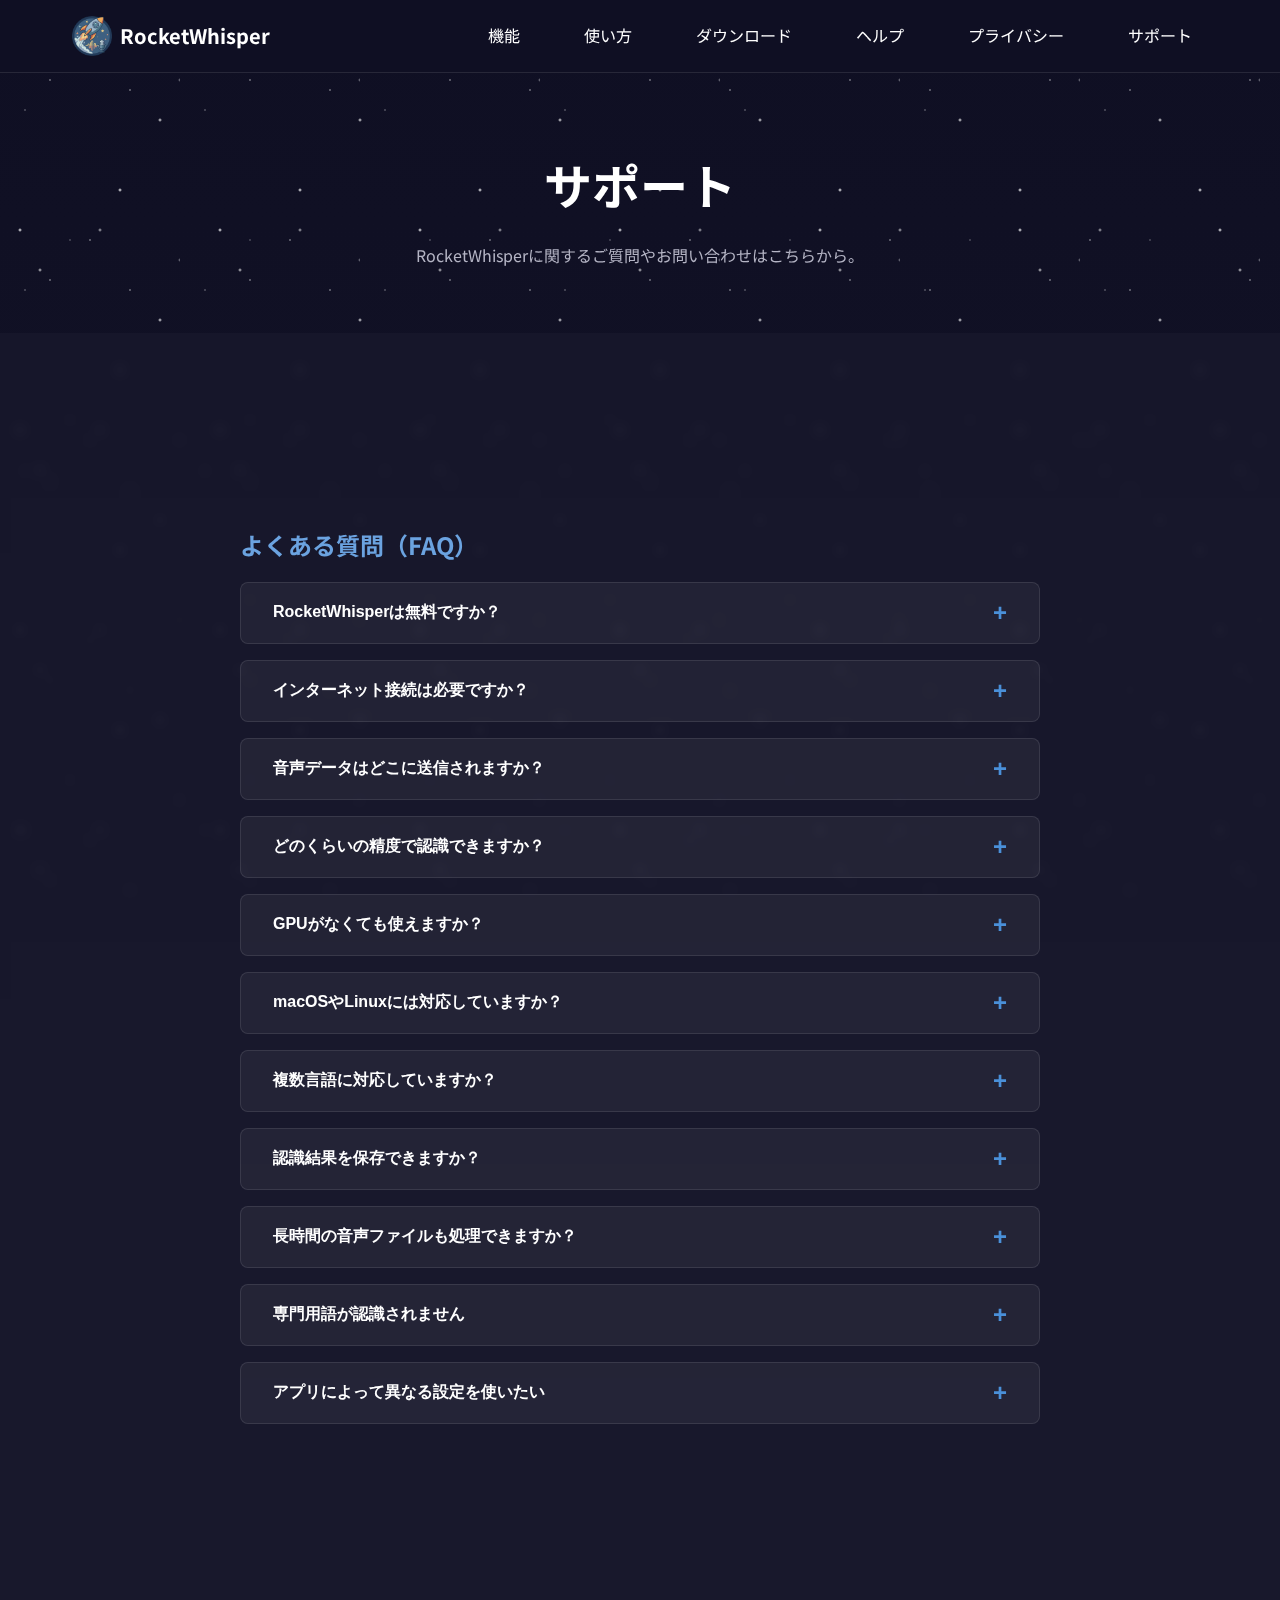
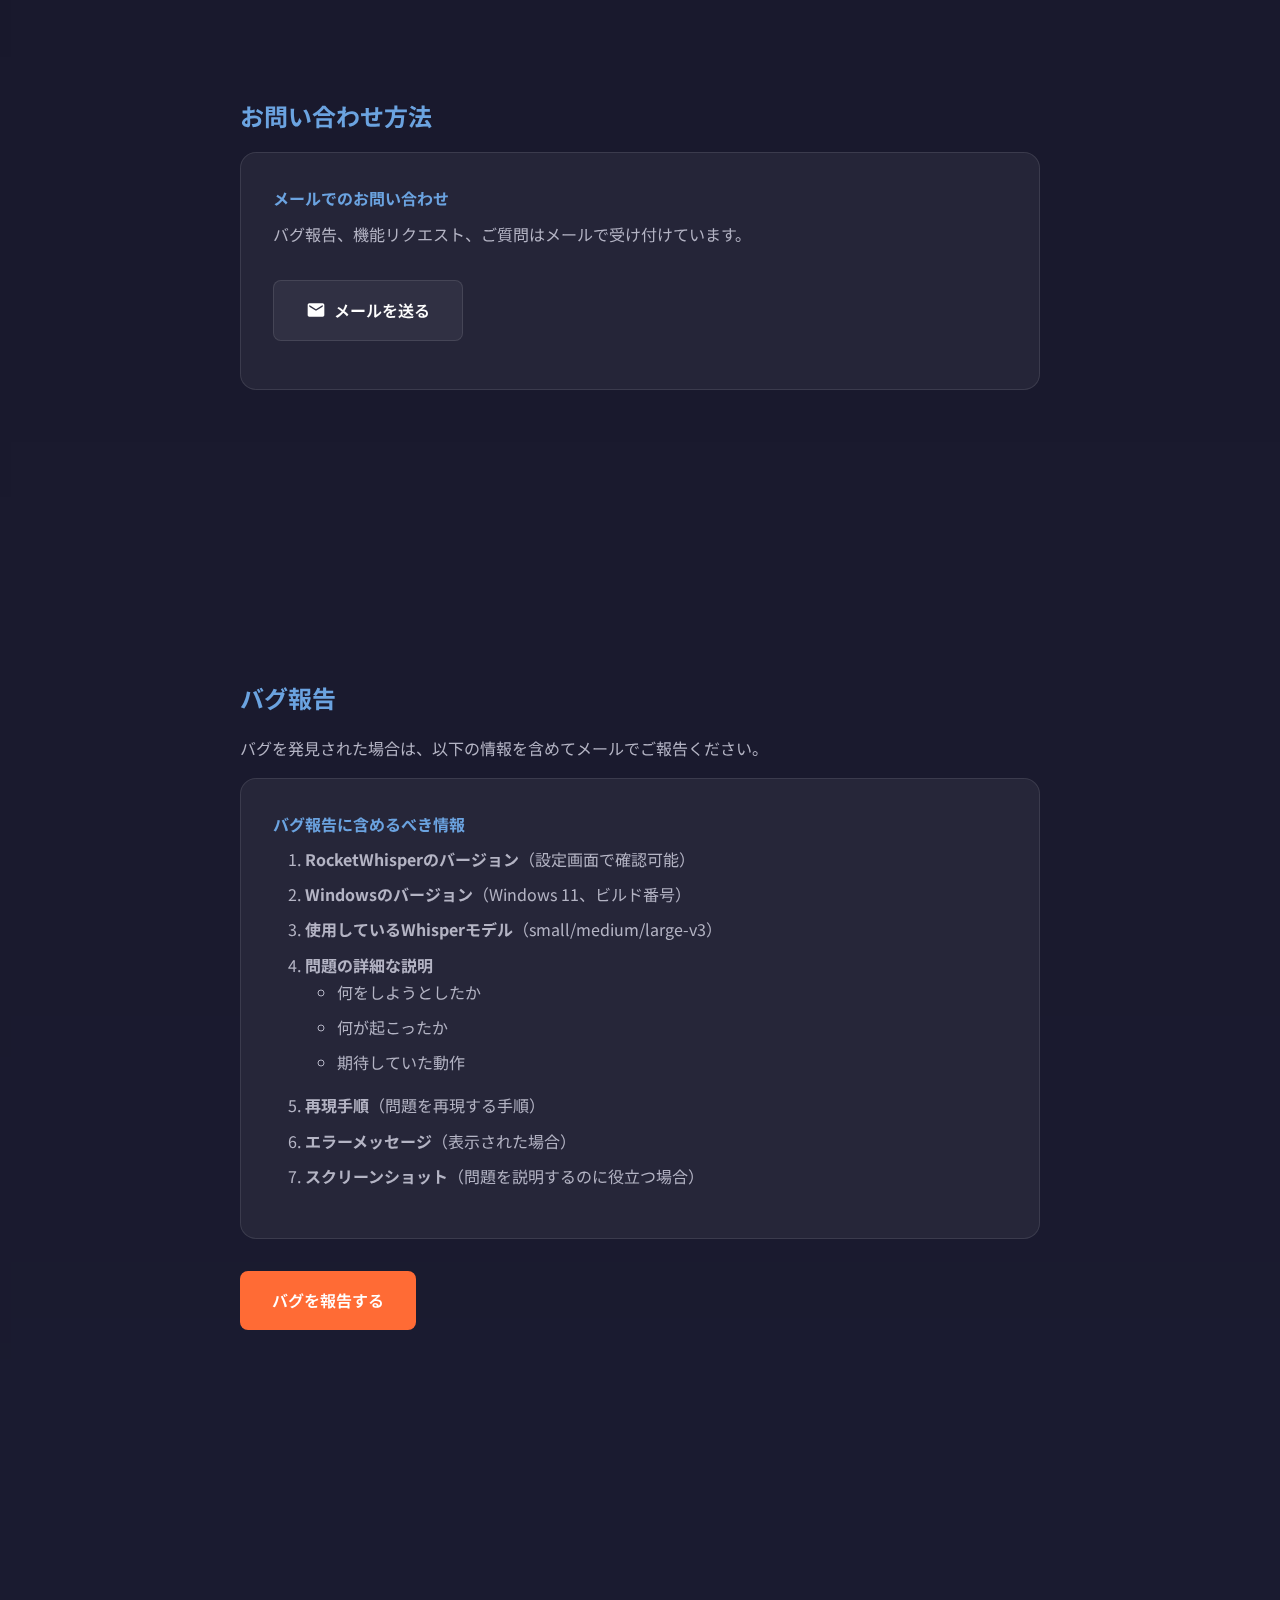
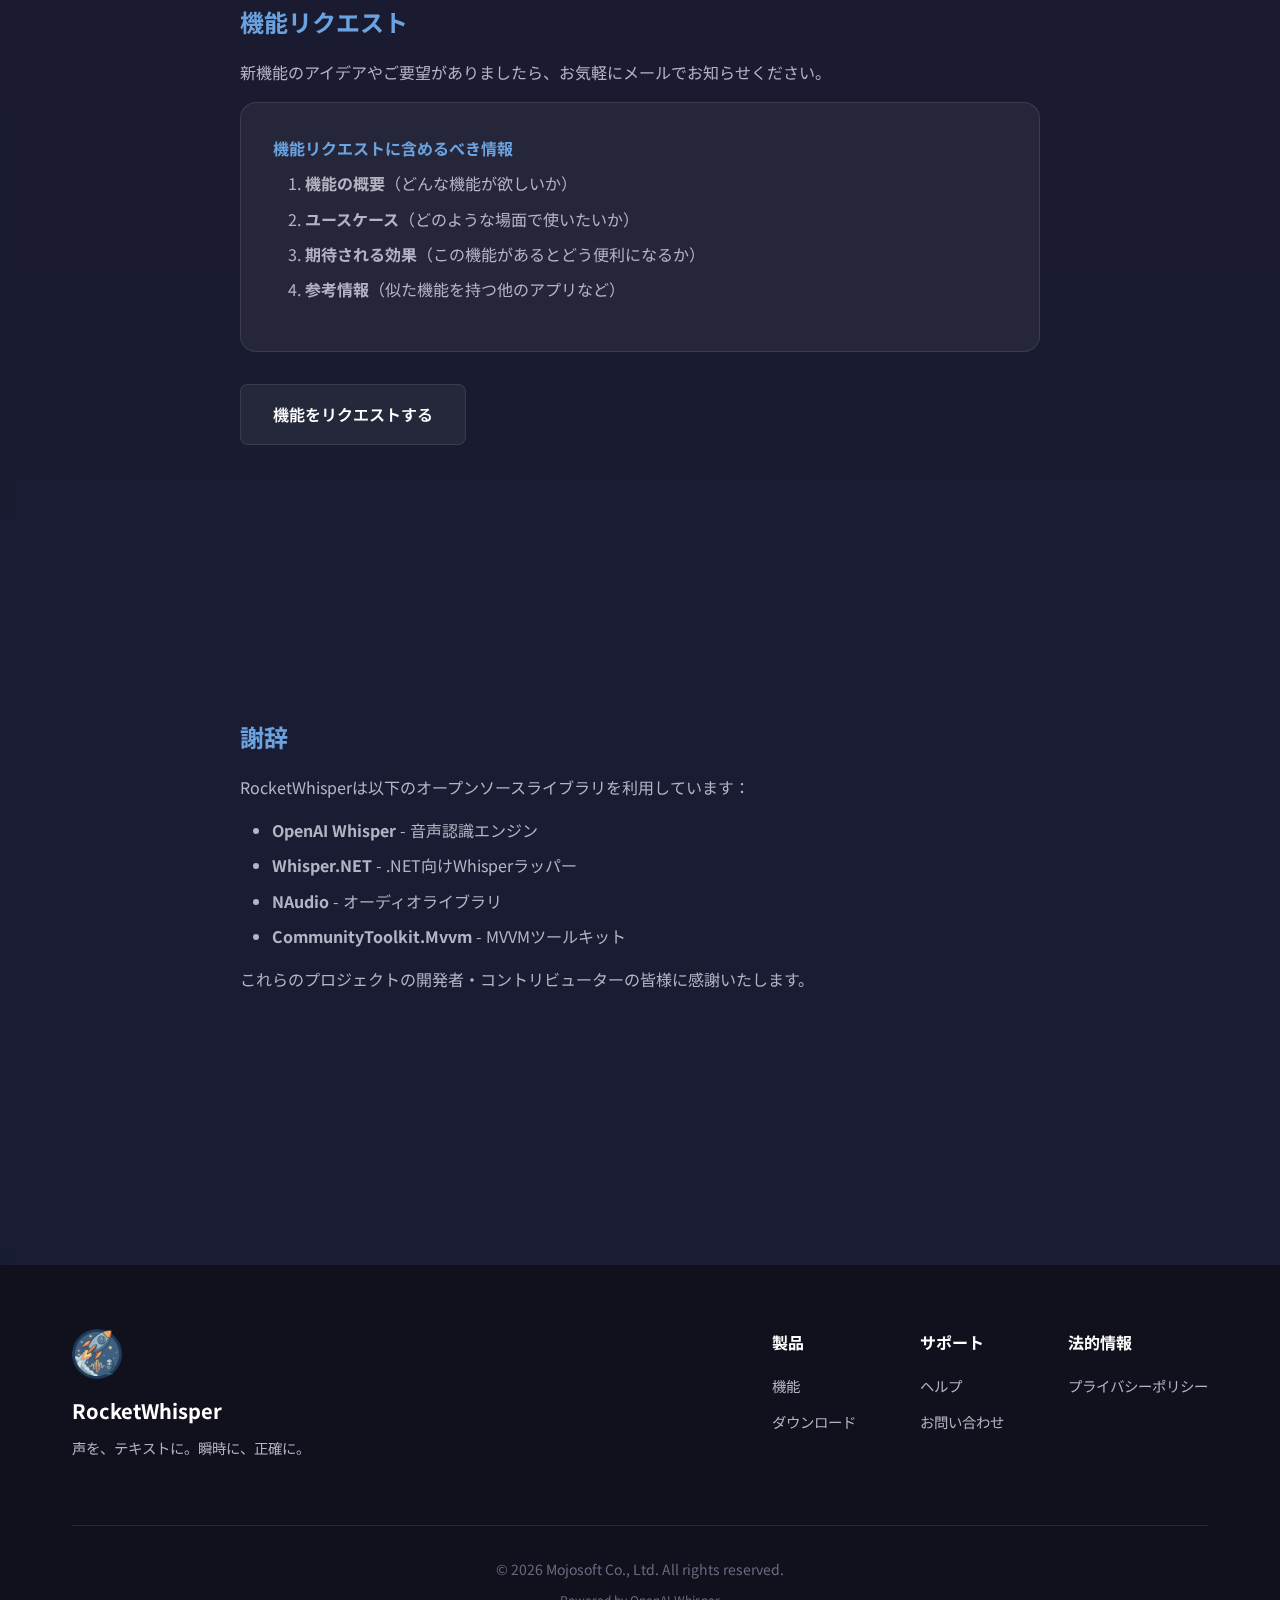
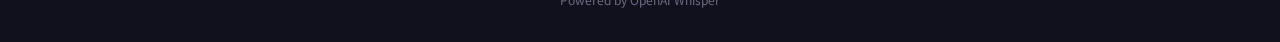
<file: support.html>
<!DOCTYPE html>
<html lang="ja">
<head>
    <meta charset="UTF-8">
    <meta name="viewport" content="width=device-width, initial-scale=1.0">
    <meta name="description" content="RocketWhisperのサポートページ。よくある質問、お問い合わせ方法、バグ報告について。">
    <title>サポート - RocketWhisper</title>
    <link rel="icon" type="image/png" href="images/RocketWhisper3.png">
    <link rel="stylesheet" href="css/style.css">
    <link rel="preconnect" href="https://fonts.googleapis.com">
    <link rel="preconnect" href="https://fonts.gstatic.com" crossorigin>
    <link href="https://fonts.googleapis.com/css2?family=Noto+Sans+JP:wght@400;500;700;900&display=swap" rel="stylesheet">
</head>
<body>
    <!-- ナビゲーション -->
    <nav class="navbar">
        <div class="nav-container">
            <a href="index.html" class="nav-logo">
                <img src="images/RocketWhisper3.png" alt="RocketWhisper" class="nav-icon">
                <span>RocketWhisper</span>
            </a>
            <button class="nav-toggle" aria-label="メニュー">
                <span></span>
                <span></span>
                <span></span>
            </button>
            <ul class="nav-menu">
                <li><a href="index.html#features">機能</a></li>
                <li><a href="index.html#how-it-works">使い方</a></li>
                <li><a href="index.html#download">ダウンロード</a></li>
                <li><a href="help.html">ヘルプ</a></li>
                <li><a href="privacy.html">プライバシー</a></li>
                <li><a href="support.html" class="active">サポート</a></li>
            </ul>
        </div>
    </nav>

    <!-- ページヘッダー -->
    <header class="page-header">
        <div class="container">
            <h1>サポート</h1>
            <p>RocketWhisperに関するご質問やお問い合わせはこちらから。</p>
        </div>
    </header>

    <!-- メインコンテンツ -->
    <main class="page-content">
        <div class="container">
            <!-- よくある質問 -->
            <section class="content-section">
                <h2>よくある質問（FAQ）</h2>

                <div class="faq-item">
                    <button class="faq-question">RocketWhisperは無料ですか？</button>
                    <div class="faq-answer">
                        <div class="faq-answer-content">
                            <p><strong>7日間の無料試用版</strong>をご用意しています。試用期間中はすべての機能を制限なくお試しいただけます。</p>
                            <p>試用期間終了後は、ライセンスをご購入いただくことで引き続きご利用いただけます：</p>
                            <ul>
                                <li><strong>個人版</strong>: 4,980円（1PC単位）</li>
                                <li><strong>法人版</strong>: 59,800円（PC台数無制限）</li>
                            </ul>
                            <p>詳細は設定画面の「ライセンス」タブをご確認ください。</p>
                        </div>
                    </div>
                </div>

                <div class="faq-item">
                    <button class="faq-question">インターネット接続は必要ですか？</button>
                    <div class="faq-answer">
                        <div class="faq-answer-content">
                            <p><strong>音声認識機能</strong>は、初回のモデルダウンロード後は完全にオフラインで動作します。</p>
                            <p><strong>AI整形機能</strong>を使用する場合：</p>
                            <ul>
                                <li><strong>クラウドAPI（OpenAI / Anthropic / Groq / Gemini）</strong>: インターネット接続が必要</li>
                                <li><strong>ローカルLLM（LM Studio / Ollama）</strong>: インターネット接続不要（完全オフライン）</li>
                            </ul>
                        </div>
                    </div>
                </div>

                <div class="faq-item">
                    <button class="faq-question">音声データはどこに送信されますか？</button>
                    <div class="faq-answer">
                        <div class="faq-answer-content">
                            <p><strong>音声データ</strong>はどこにも送信されません。音声認識処理はすべてお使いのコンピュータ内で完結します。</p>
                            <p><strong>AI整形機能</strong>を使用する場合、認識結果の<strong>テキストのみ</strong>が送信されます：</p>
                            <ul>
                                <li><strong>クラウドAPI（OpenAI / Anthropic / Groq / Gemini）</strong>: 認識結果テキストが各プロバイダのサーバーに送信されます</li>
                                <li><strong>ローカルLLM（LM Studio / Ollama）</strong>: データは外部に送信されません（完全オフライン）</li>
                            </ul>
                            <p>詳細は<a href="privacy.html">プライバシーポリシー</a>をご確認ください。</p>
                        </div>
                    </div>
                </div>

                <div class="faq-item">
                    <button class="faq-question">どのくらいの精度で認識できますか？</button>
                    <div class="faq-answer">
                        <div class="faq-answer-content">
                            <p>認識精度は使用するモデルによって異なります。</p>
                            <ul>
                                <li><strong>large-v3</strong>: 最高精度（日本語認識率95%以上）</li>
                                <li><strong>medium</strong>: 高精度（日本語認識率90%以上）</li>
                                <li><strong>small</strong>: 良好（日本語認識率85%以上）</li>
                            </ul>
                            <p>クリアな音声であれば、small以上のモデルで実用的な精度が得られます。</p>
                        </div>
                    </div>
                </div>

                <div class="faq-item">
                    <button class="faq-question">GPUがなくても使えますか？</button>
                    <div class="faq-answer">
                        <div class="faq-answer-content">
                            <p>はい、CPUのみでも動作します。ただし、GPUがあると認識速度が大幅に向上します。GPUなしの場合は、smallモデルの使用をおすすめします。</p>
                        </div>
                    </div>
                </div>

                <div class="faq-item">
                    <button class="faq-question">macOSやLinuxには対応していますか？</button>
                    <div class="faq-answer">
                        <div class="faq-answer-content">
                            <p>現在、RocketWhisperはWindows専用です。将来的に他のプラットフォームへの対応を検討しています。</p>
                        </div>
                    </div>
                </div>

                <div class="faq-item">
                    <button class="faq-question">複数言語に対応していますか？</button>
                    <div class="faq-answer">
                        <div class="faq-answer-content">
                            <p>はい、日本語、英語、中国語、韓国語に対応しています。また、自動言語検出機能により、話している言語を自動的に判別することもできます。</p>
                        </div>
                    </div>
                </div>

                <div class="faq-item">
                    <button class="faq-question">認識結果を保存できますか？</button>
                    <div class="faq-answer">
                        <div class="faq-answer-content">
                            <p>はい、複数の方法で保存できます。</p>
                            <ul>
                                <li>テキストファイル（.txt）として保存</li>
                                <li>SRT/VTT形式の字幕ファイルとして保存</li>
                                <li>クリップボードにコピー</li>
                                <li>認識履歴に自動保存（後から参照可能）</li>
                            </ul>
                        </div>
                    </div>
                </div>

                <div class="faq-item">
                    <button class="faq-question">長時間の音声ファイルも処理できますか？</button>
                    <div class="faq-answer">
                        <div class="faq-answer-content">
                            <p>はい、長時間の音声ファイルも処理できます。ファイルは自動的に適切なサイズに分割されて処理されます。ただし、PCのスペックによって処理時間は変わります。</p>
                        </div>
                    </div>
                </div>

                <div class="faq-item">
                    <button class="faq-question">専門用語が認識されません</button>
                    <div class="faq-answer">
                        <div class="faq-answer-content">
                            <p>設定画面の「専門用語」タブで、認識させたい用語を登録してください。Whisperの初期プロンプト機能を使用しており、登録された用語は認識精度が向上します。</p>
                            <p>また、「テキスト処理」タブの誤認識修正ルールでは、認識後の文字列置換も可能です。</p>
                        </div>
                    </div>
                </div>

                <div class="faq-item">
                    <button class="faq-question">アプリによって異なる設定を使いたい</button>
                    <div class="faq-answer">
                        <div class="faq-answer-content">
                            <p>設定画面の「アプリ別処理」タブで、使用するアプリケーションごとに異なる処理モードを設定できます。例えば、メールソフトでは敬語を使った丁寧な文体、メモ帳ではカジュアルな文体といった使い分けが可能です。</p>
                        </div>
                    </div>
                </div>

            </section>

            <!-- お問い合わせ方法 -->
            <section class="content-section">
                <h2>お問い合わせ方法</h2>

                <div class="info-card">
                    <h4>メールでのお問い合わせ</h4>
                    <p>バグ報告、機能リクエスト、ご質問はメールで受け付けています。</p>
                    <p><a href="mailto:support@mojosoft.jp" class="download-btn secondary" style="display: inline-flex; margin-top: 1rem;">
                        <svg viewBox="0 0 24 24" fill="currentColor" width="20" height="20">
                            <path d="M20 4H4c-1.1 0-1.99.9-1.99 2L2 18c0 1.1.9 2 2 2h16c1.1 0 2-.9 2-2V6c0-1.1-.9-2-2-2zm0 4l-8 5-8-5V6l8 5 8-5v2z"/>
                        </svg>
                        メールを送る
                    </a></p>
                </div>
            </section>

            <!-- バグ報告 -->
            <section class="content-section">
                <h2>バグ報告</h2>
                <p>バグを発見された場合は、以下の情報を含めてメールでご報告ください。</p>

                <div class="info-card">
                    <h4>バグ報告に含めるべき情報</h4>
                    <ol>
                        <li><strong>RocketWhisperのバージョン</strong>（設定画面で確認可能）</li>
                        <li><strong>Windowsのバージョン</strong>（Windows 11、ビルド番号）</li>
                        <li><strong>使用しているWhisperモデル</strong>（small/medium/large-v3）</li>
                        <li><strong>問題の詳細な説明</strong>
                            <ul>
                                <li>何をしようとしたか</li>
                                <li>何が起こったか</li>
                                <li>期待していた動作</li>
                            </ul>
                        </li>
                        <li><strong>再現手順</strong>（問題を再現する手順）</li>
                        <li><strong>エラーメッセージ</strong>（表示された場合）</li>
                        <li><strong>スクリーンショット</strong>（問題を説明するのに役立つ場合）</li>
                    </ol>
                </div>

                <p><a href="mailto:support@mojosoft.jp?subject=RocketWhisper バグ報告" class="download-btn primary" style="display: inline-flex;">
                    バグを報告する
                </a></p>
            </section>

            <!-- 機能リクエスト -->
            <section class="content-section">
                <h2>機能リクエスト</h2>
                <p>新機能のアイデアやご要望がありましたら、お気軽にメールでお知らせください。</p>

                <div class="info-card">
                    <h4>機能リクエストに含めるべき情報</h4>
                    <ol>
                        <li><strong>機能の概要</strong>（どんな機能が欲しいか）</li>
                        <li><strong>ユースケース</strong>（どのような場面で使いたいか）</li>
                        <li><strong>期待される効果</strong>（この機能があるとどう便利になるか）</li>
                        <li><strong>参考情報</strong>（似た機能を持つ他のアプリなど）</li>
                    </ol>
                </div>

                <p><a href="mailto:support@mojosoft.jp?subject=RocketWhisper 機能リクエスト" class="download-btn secondary" style="display: inline-flex;">
                    機能をリクエストする
                </a></p>
            </section>

            <!-- 謝辞 -->
            <section class="content-section">
                <h2>謝辞</h2>
                <p>RocketWhisperは以下のオープンソースライブラリを利用しています：</p>

                <ul>
                    <li><strong>OpenAI Whisper</strong> - 音声認識エンジン</li>
                    <li><strong>Whisper.NET</strong> - .NET向けWhisperラッパー</li>
                    <li><strong>NAudio</strong> - オーディオライブラリ</li>
                    <li><strong>CommunityToolkit.Mvvm</strong> - MVVMツールキット</li>
                </ul>

                <p>これらのプロジェクトの開発者・コントリビューターの皆様に感謝いたします。</p>
            </section>
        </div>
    </main>

    <!-- フッター -->
    <footer class="footer">
        <div class="container">
            <div class="footer-content">
                <div class="footer-brand">
                    <img src="images/RocketWhisper3.png" alt="RocketWhisper" class="footer-logo">
                    <span class="footer-name">RocketWhisper</span>
                    <p class="footer-tagline">声を、テキストに。瞬時に、正確に。</p>
                </div>
                <div class="footer-links">
                    <div class="footer-column">
                        <h4>製品</h4>
                        <ul>
                            <li><a href="index.html#features">機能</a></li>
                            <li><a href="index.html#download">ダウンロード</a></li>
                        </ul>
                    </div>
                    <div class="footer-column">
                        <h4>サポート</h4>
                        <ul>
                            <li><a href="help.html">ヘルプ</a></li>
                            <li><a href="support.html">お問い合わせ</a></li>
                        </ul>
                    </div>
                    <div class="footer-column">
                        <h4>法的情報</h4>
                        <ul>
                            <li><a href="privacy.html">プライバシーポリシー</a></li>
                        </ul>
                    </div>
                </div>
            </div>
            <div class="footer-bottom">
                <p>&copy; 2026 Mojosoft Co., Ltd. All rights reserved.</p>
                <p class="footer-credits">Powered by OpenAI Whisper</p>
            </div>
        </div>
    </footer>

    <script src="js/main.js"></script>
</body>
</html>
</file>
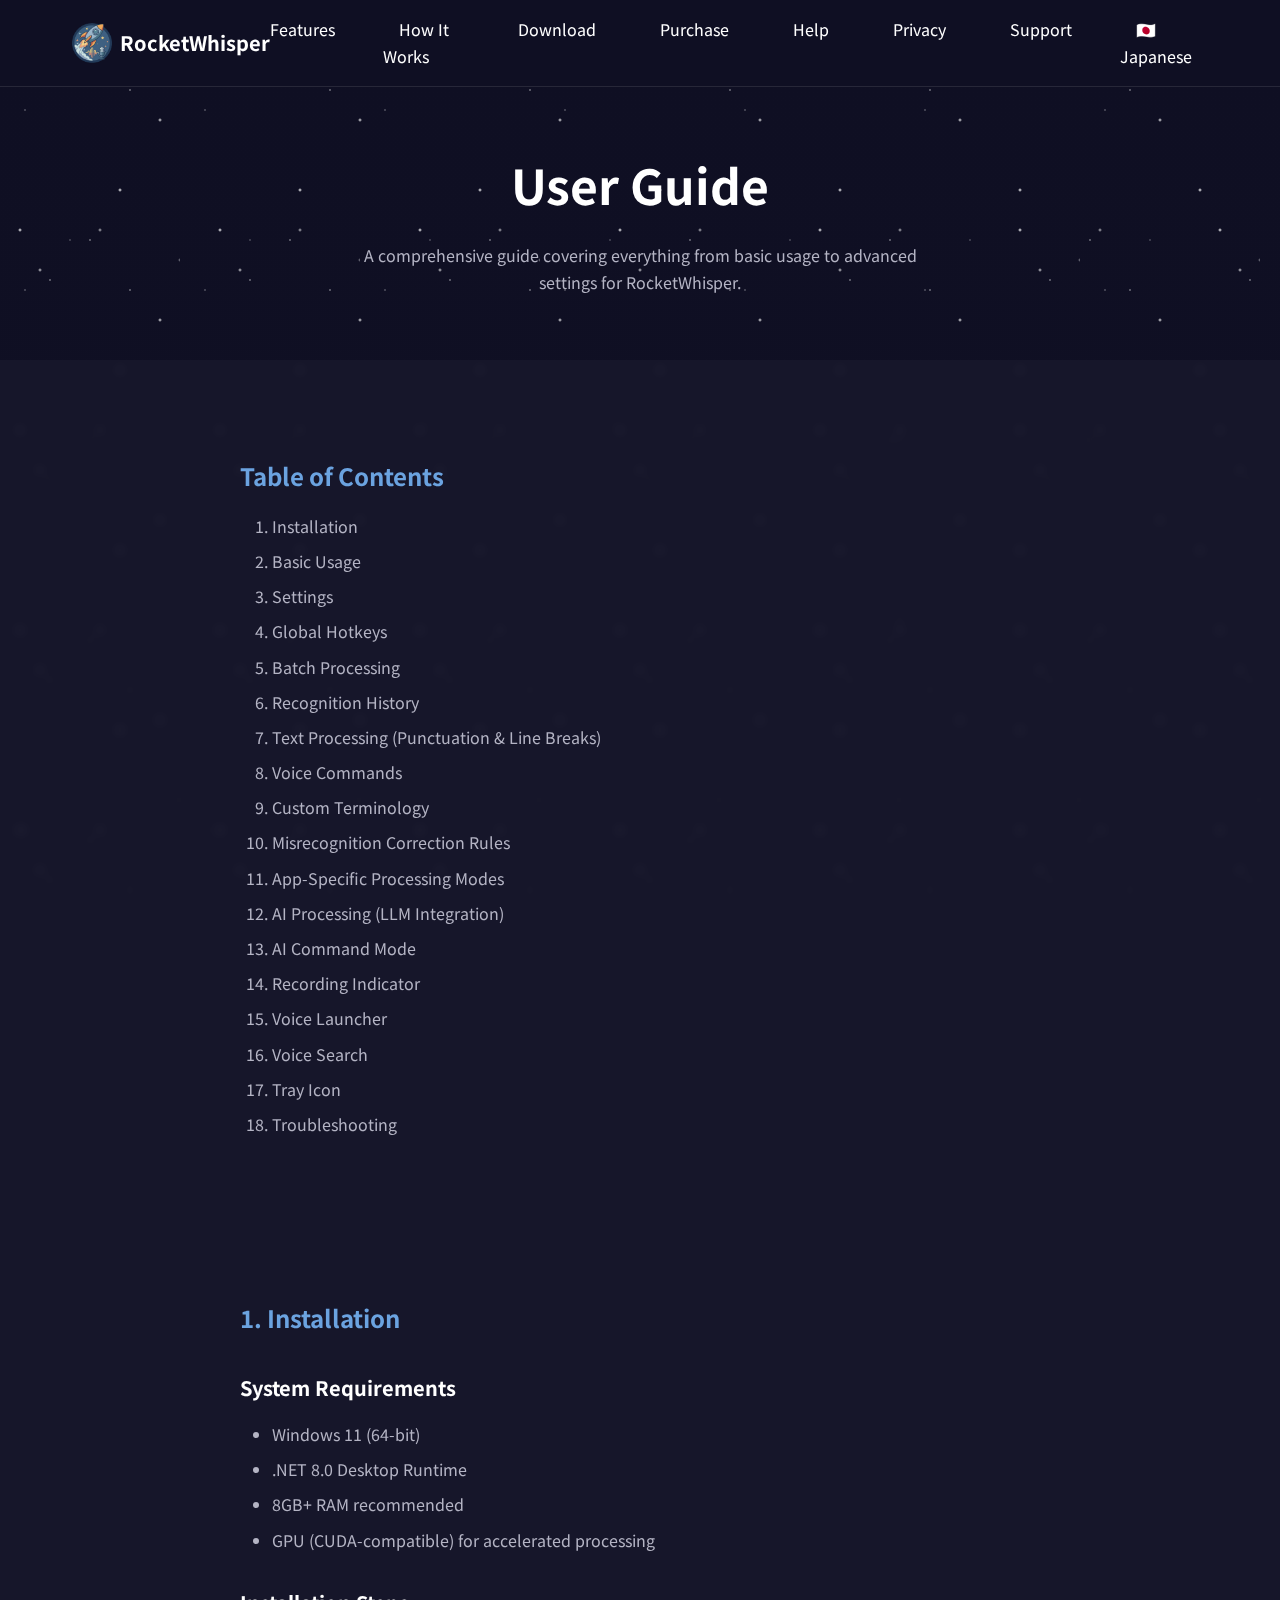
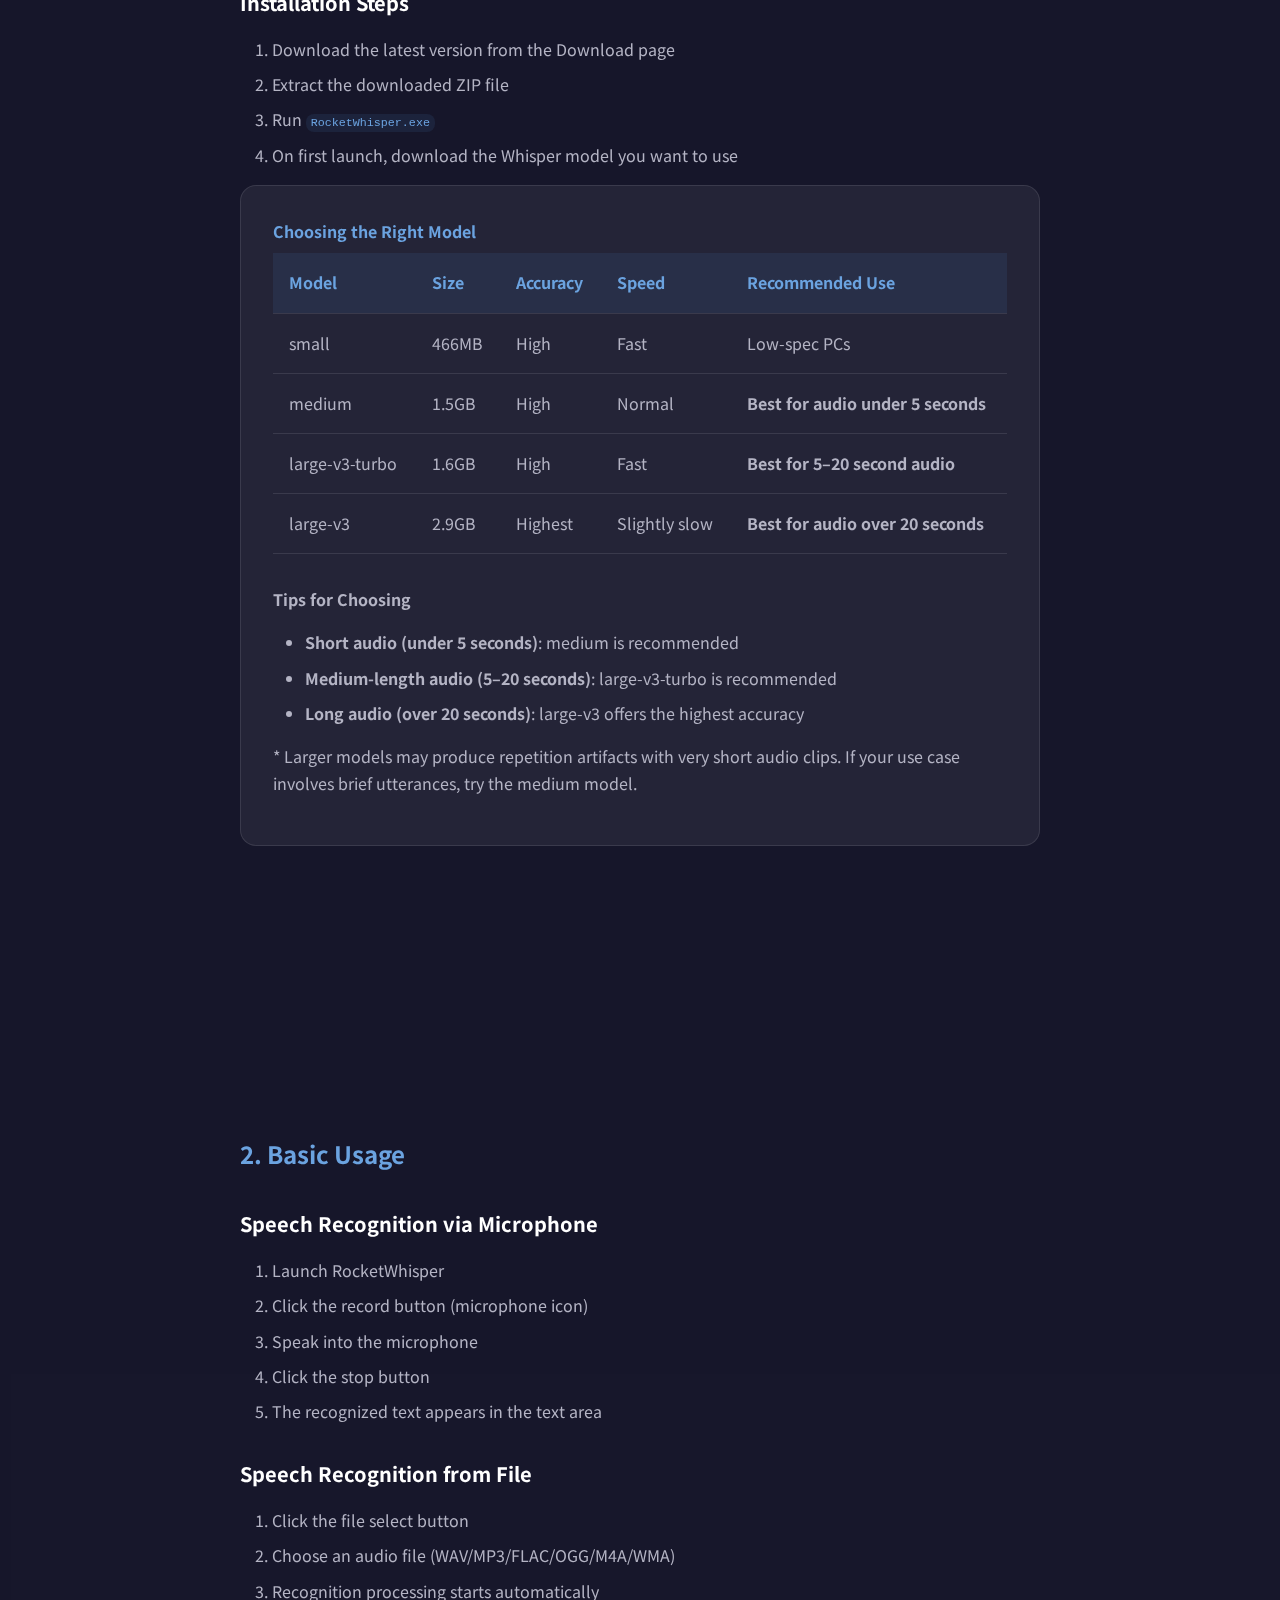
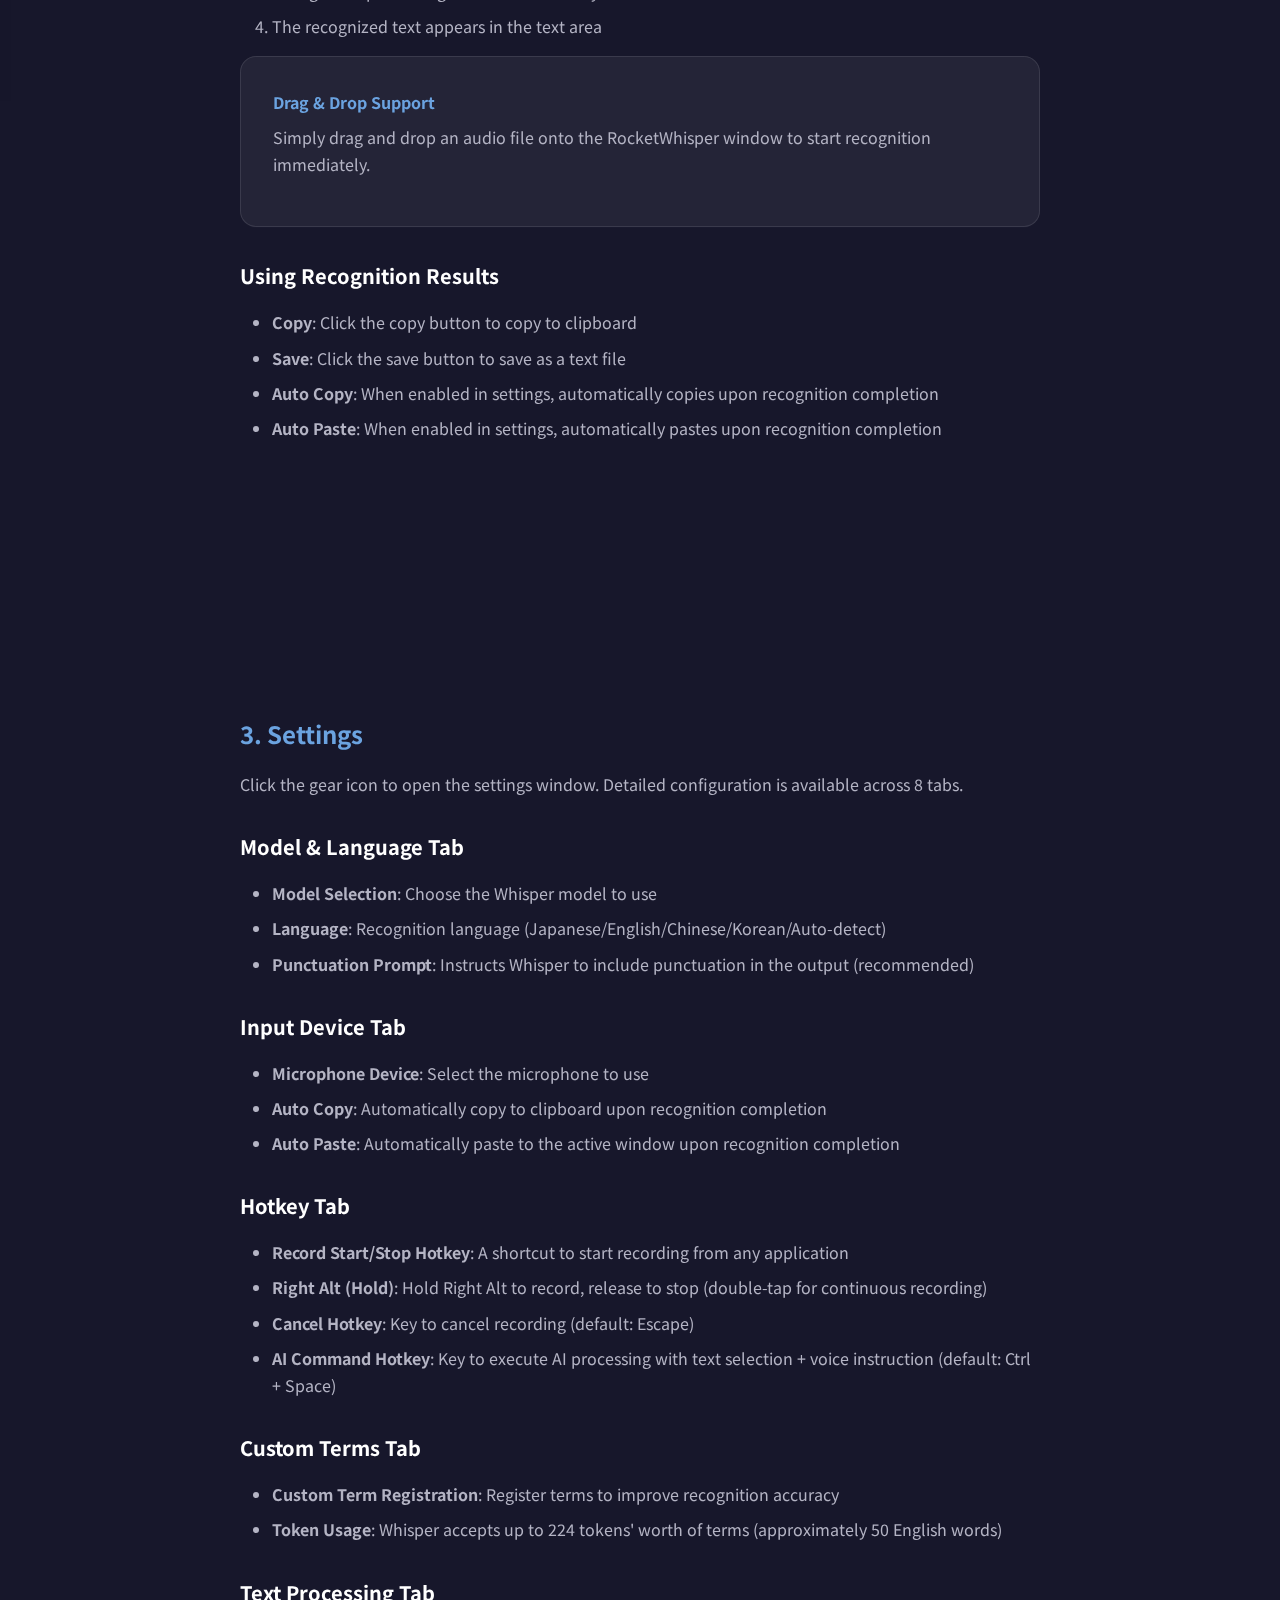
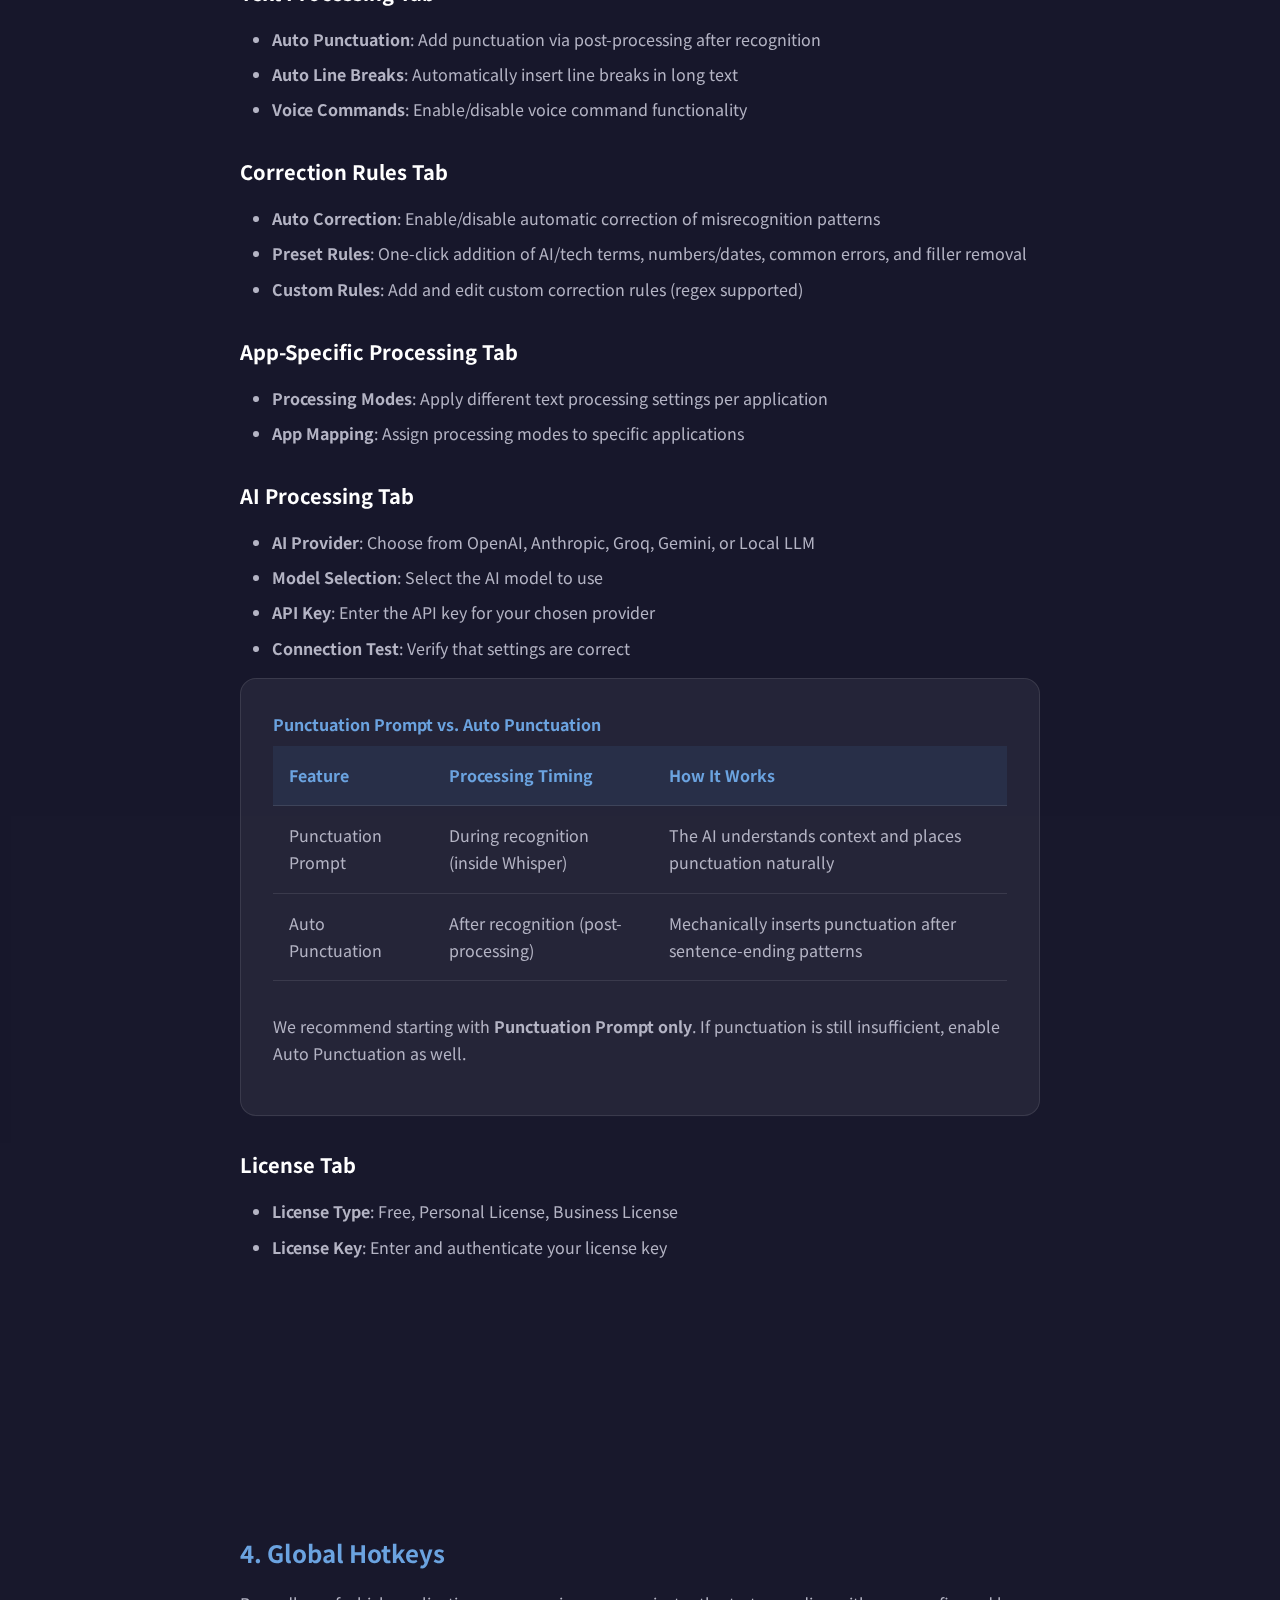
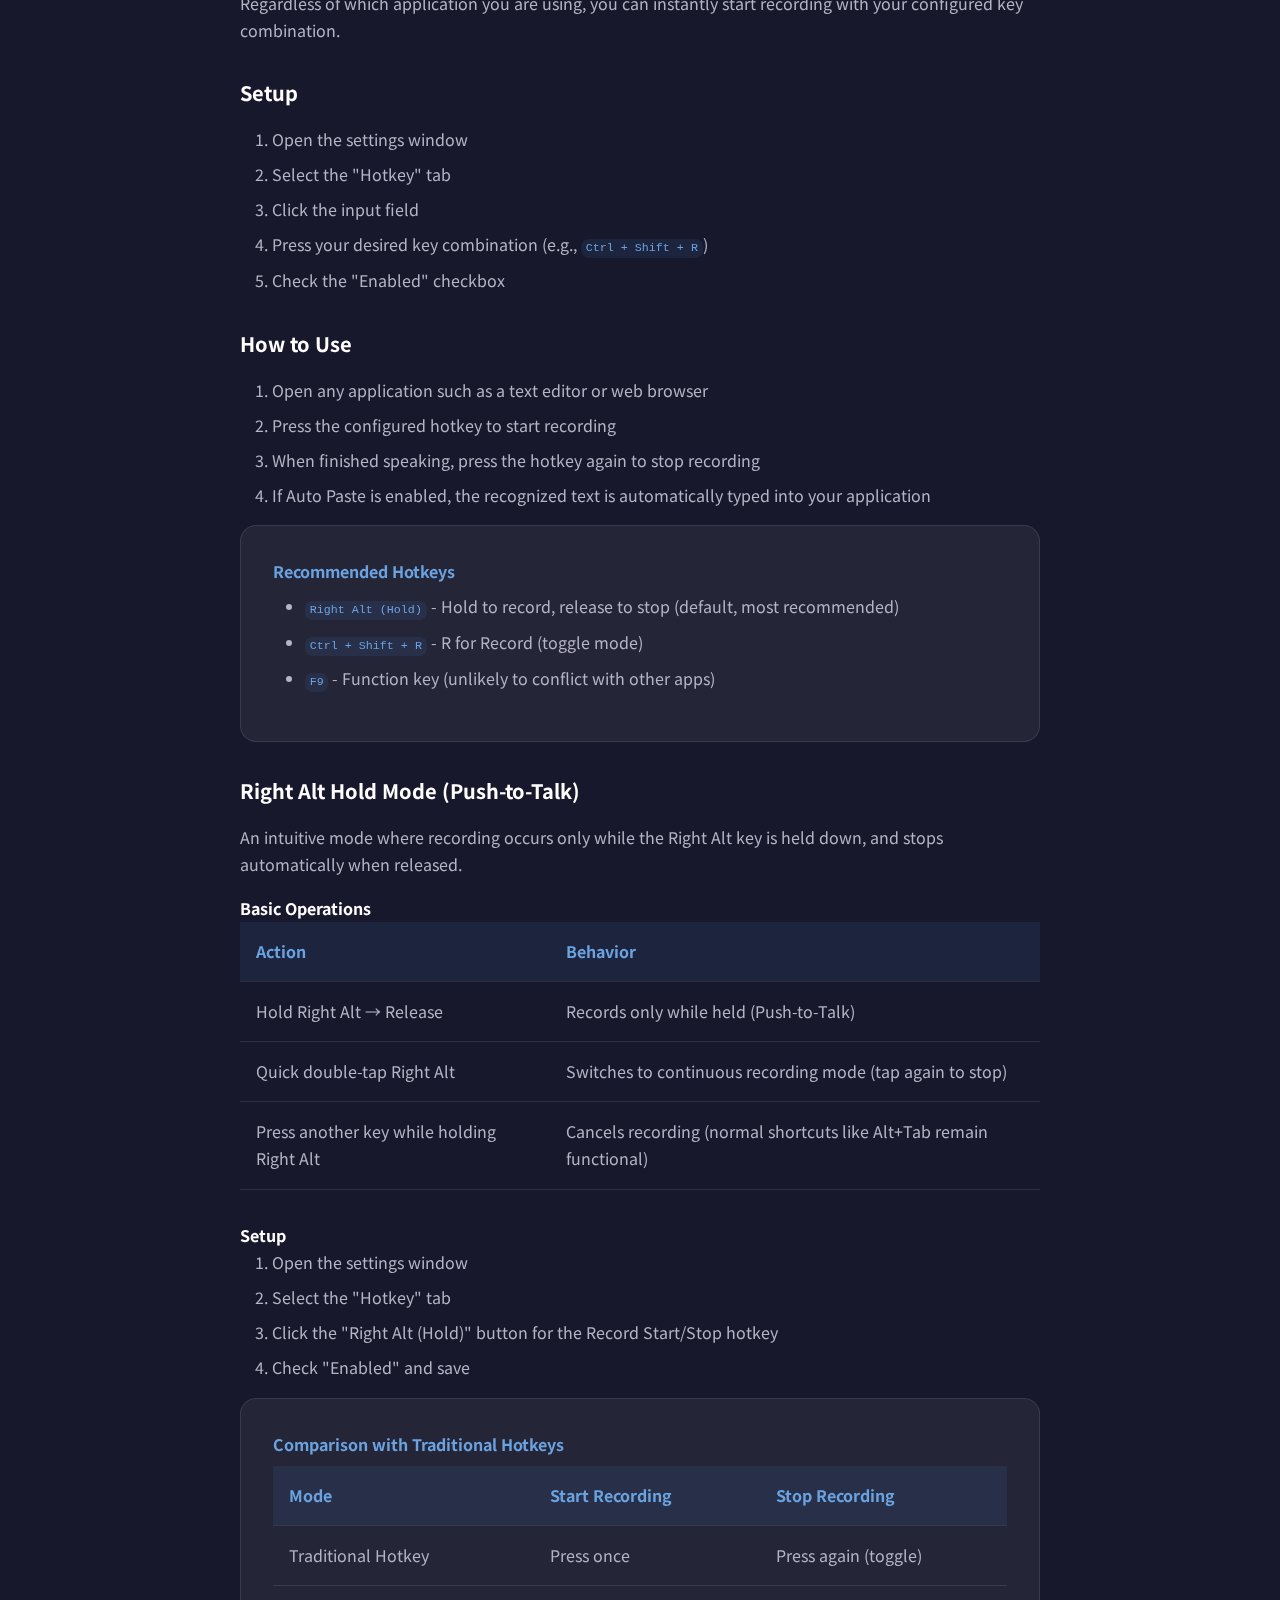
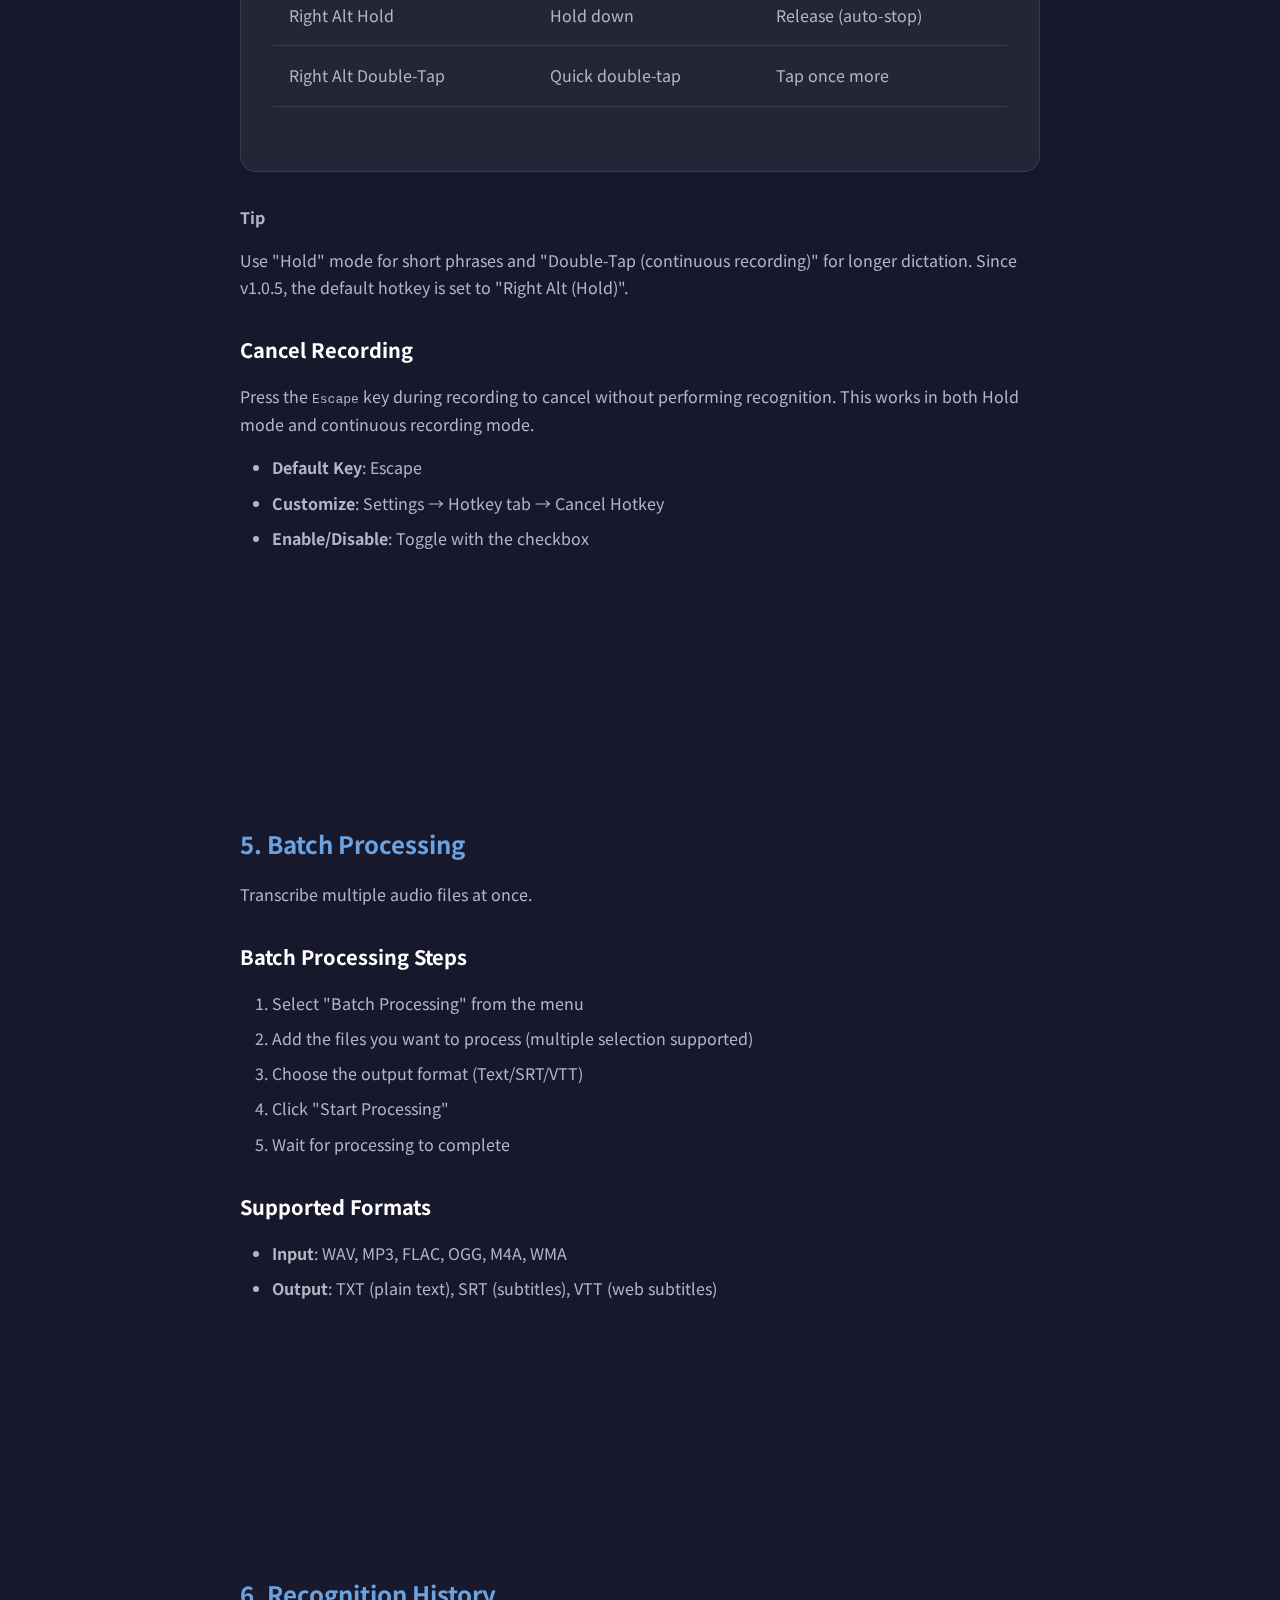
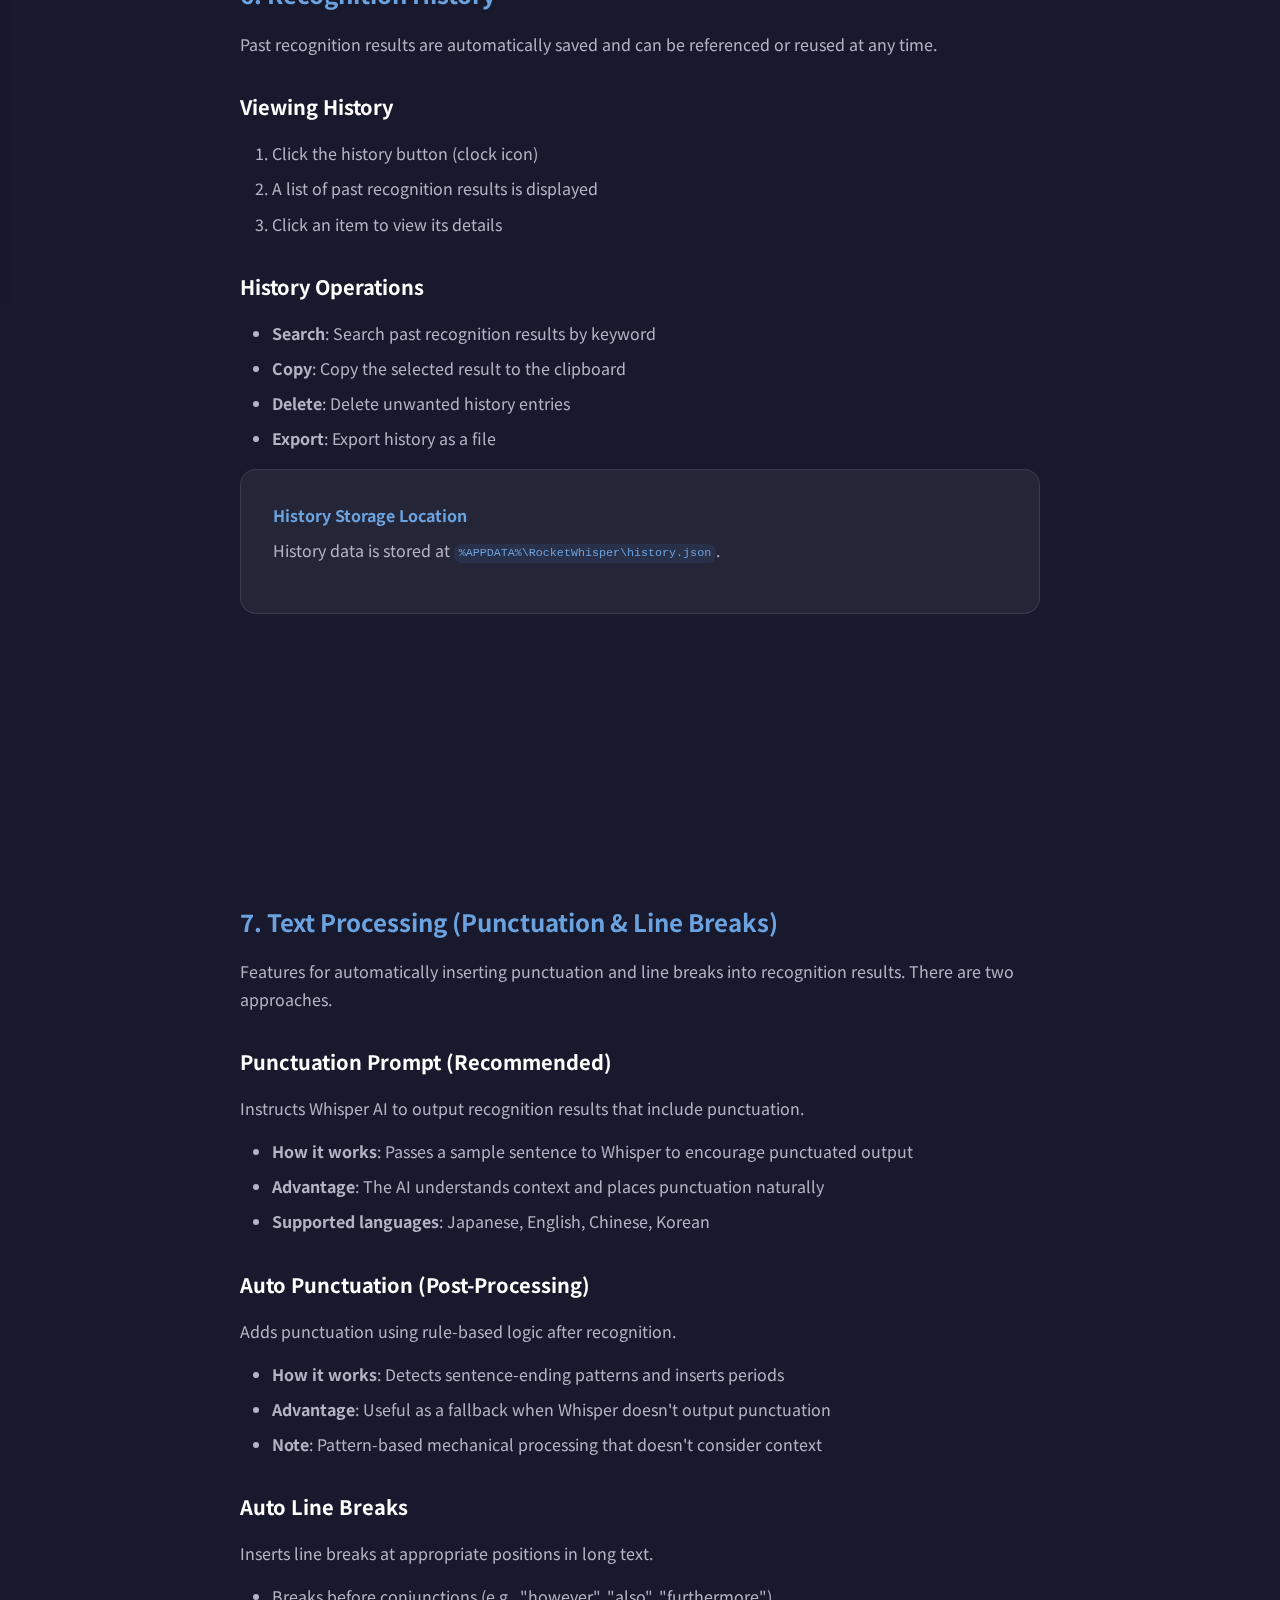
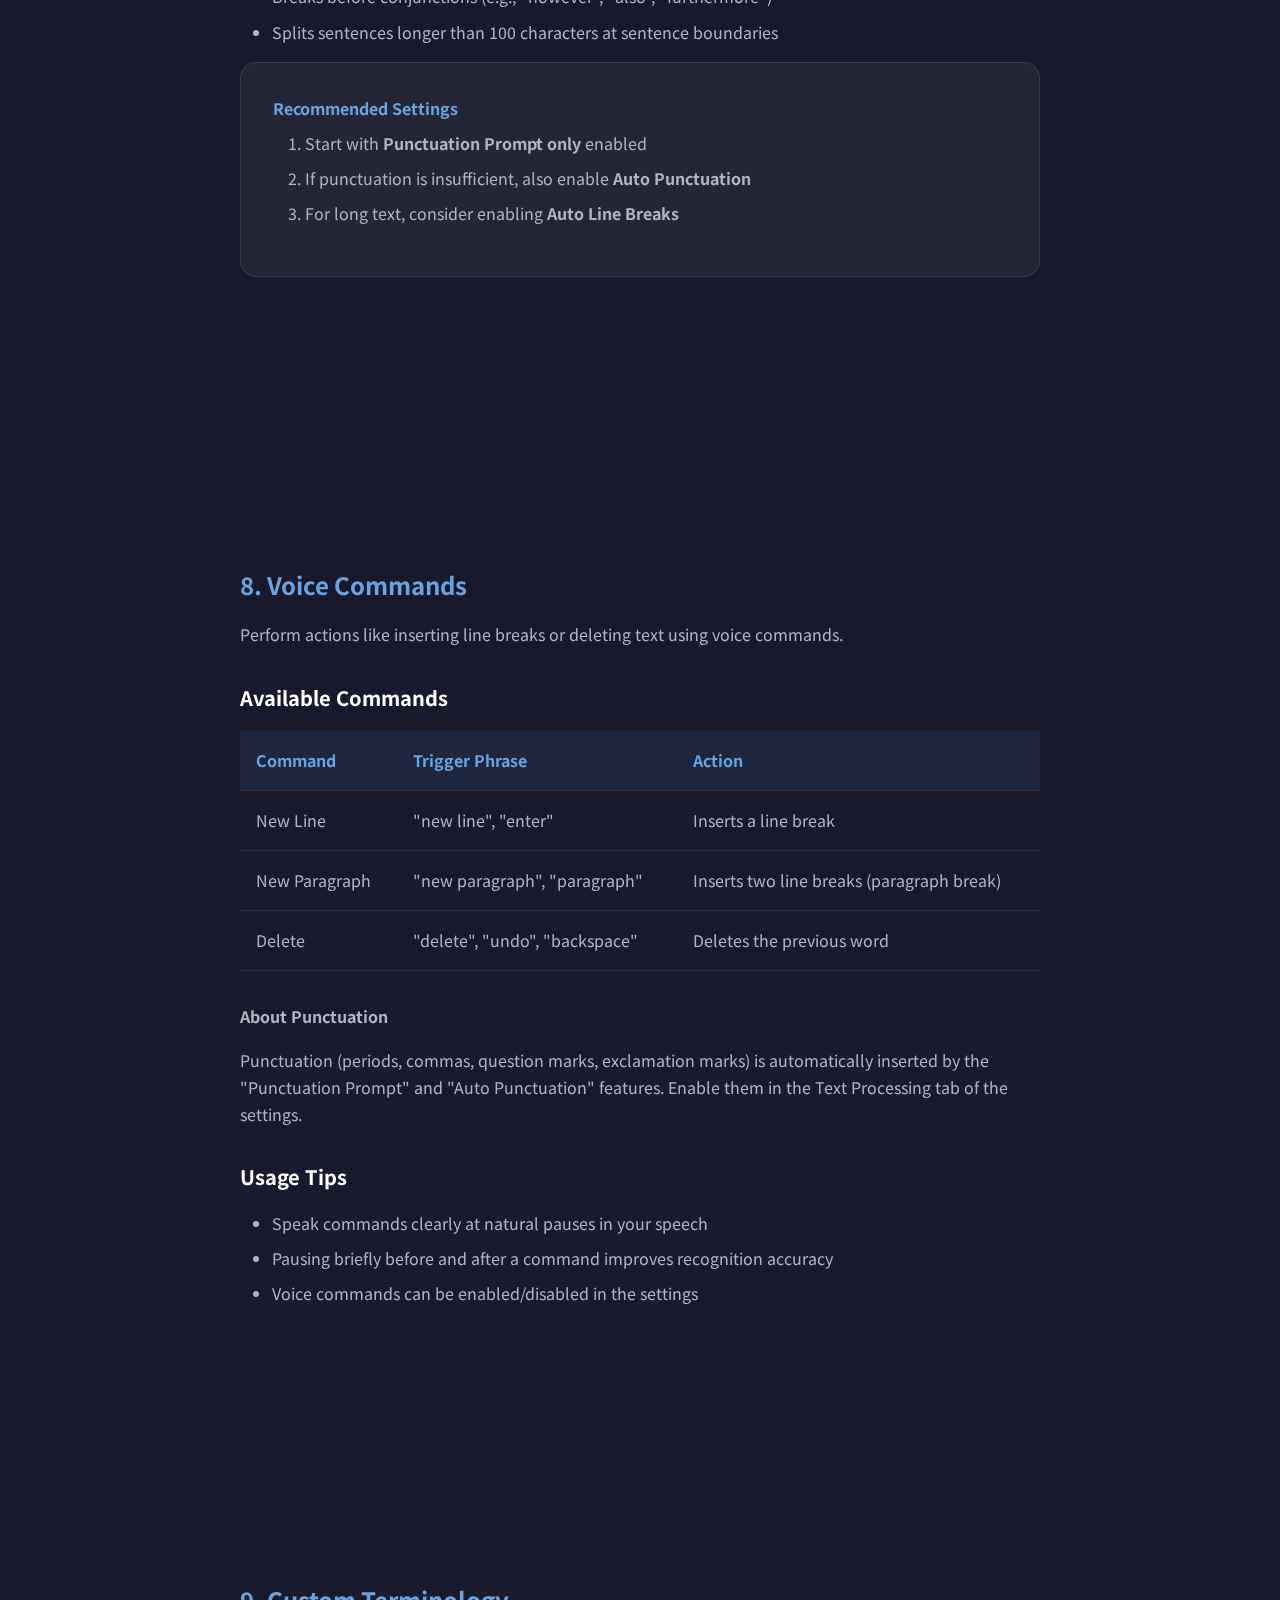
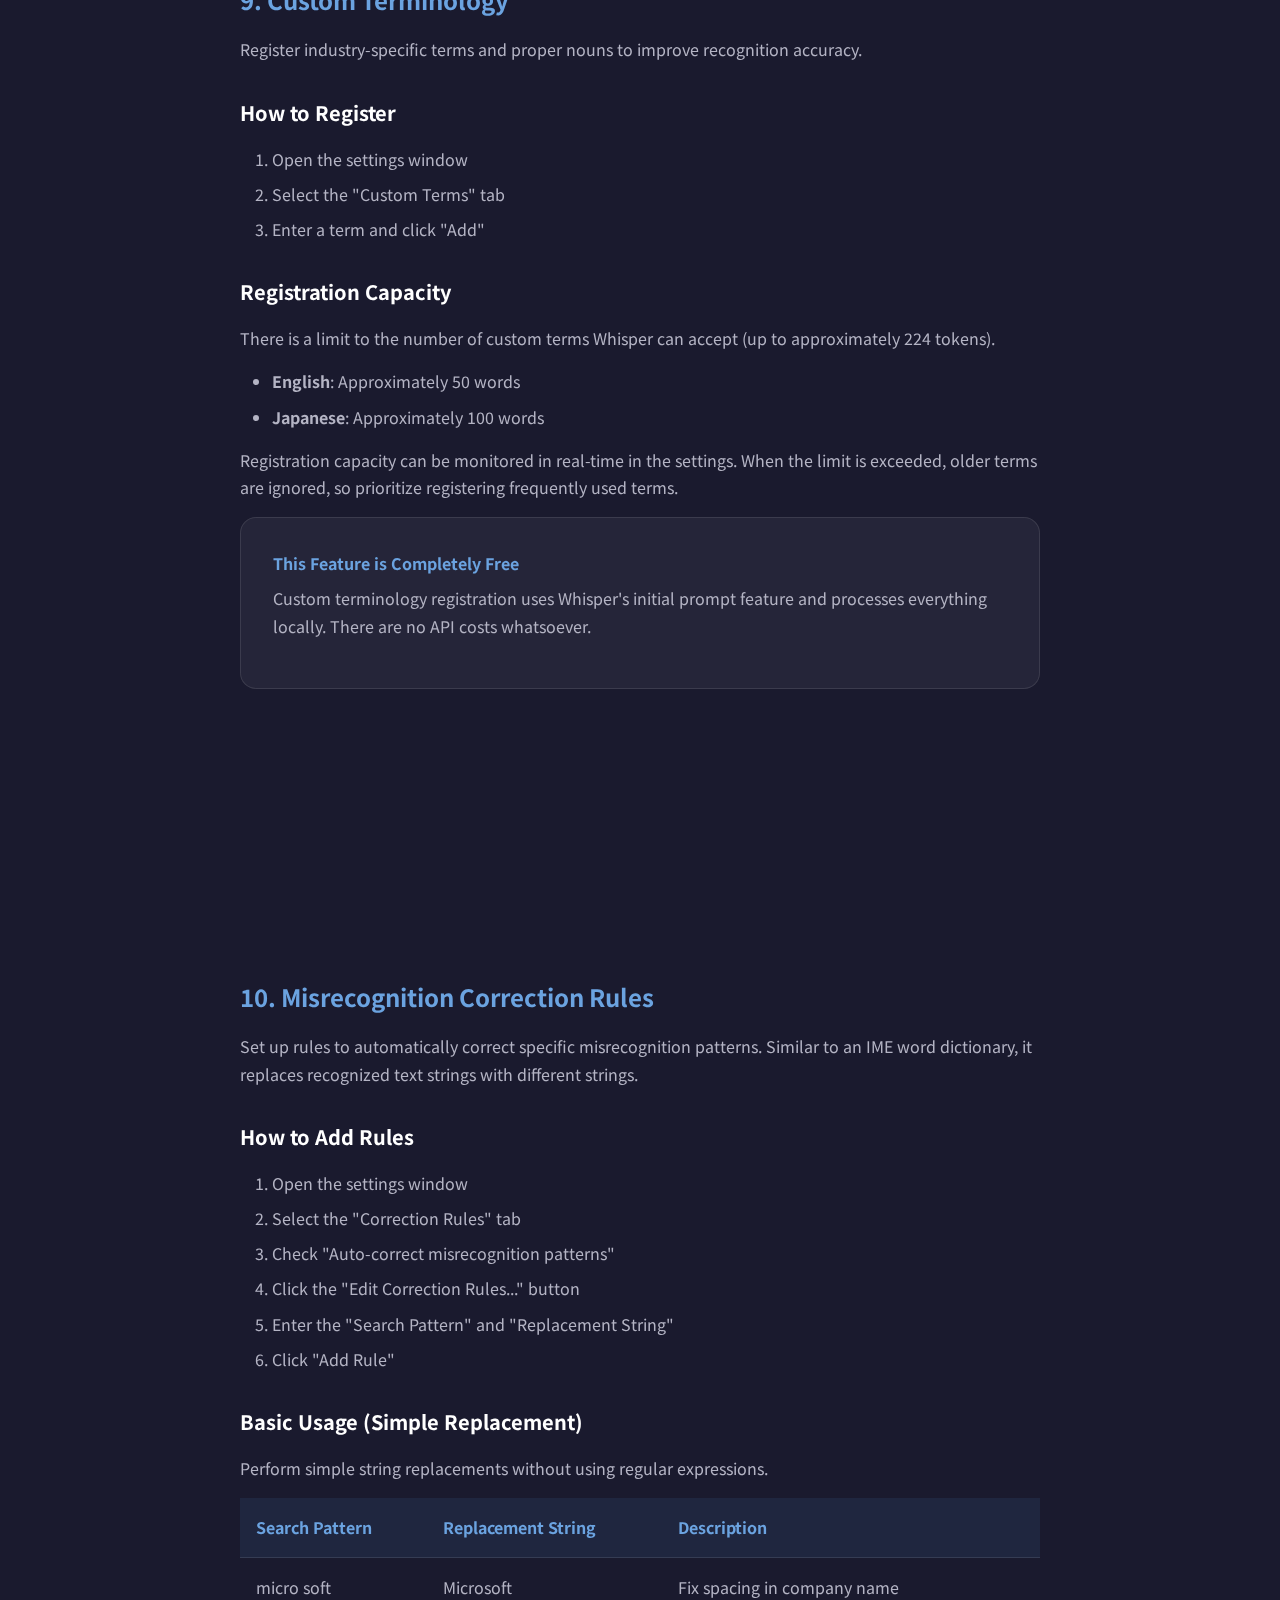
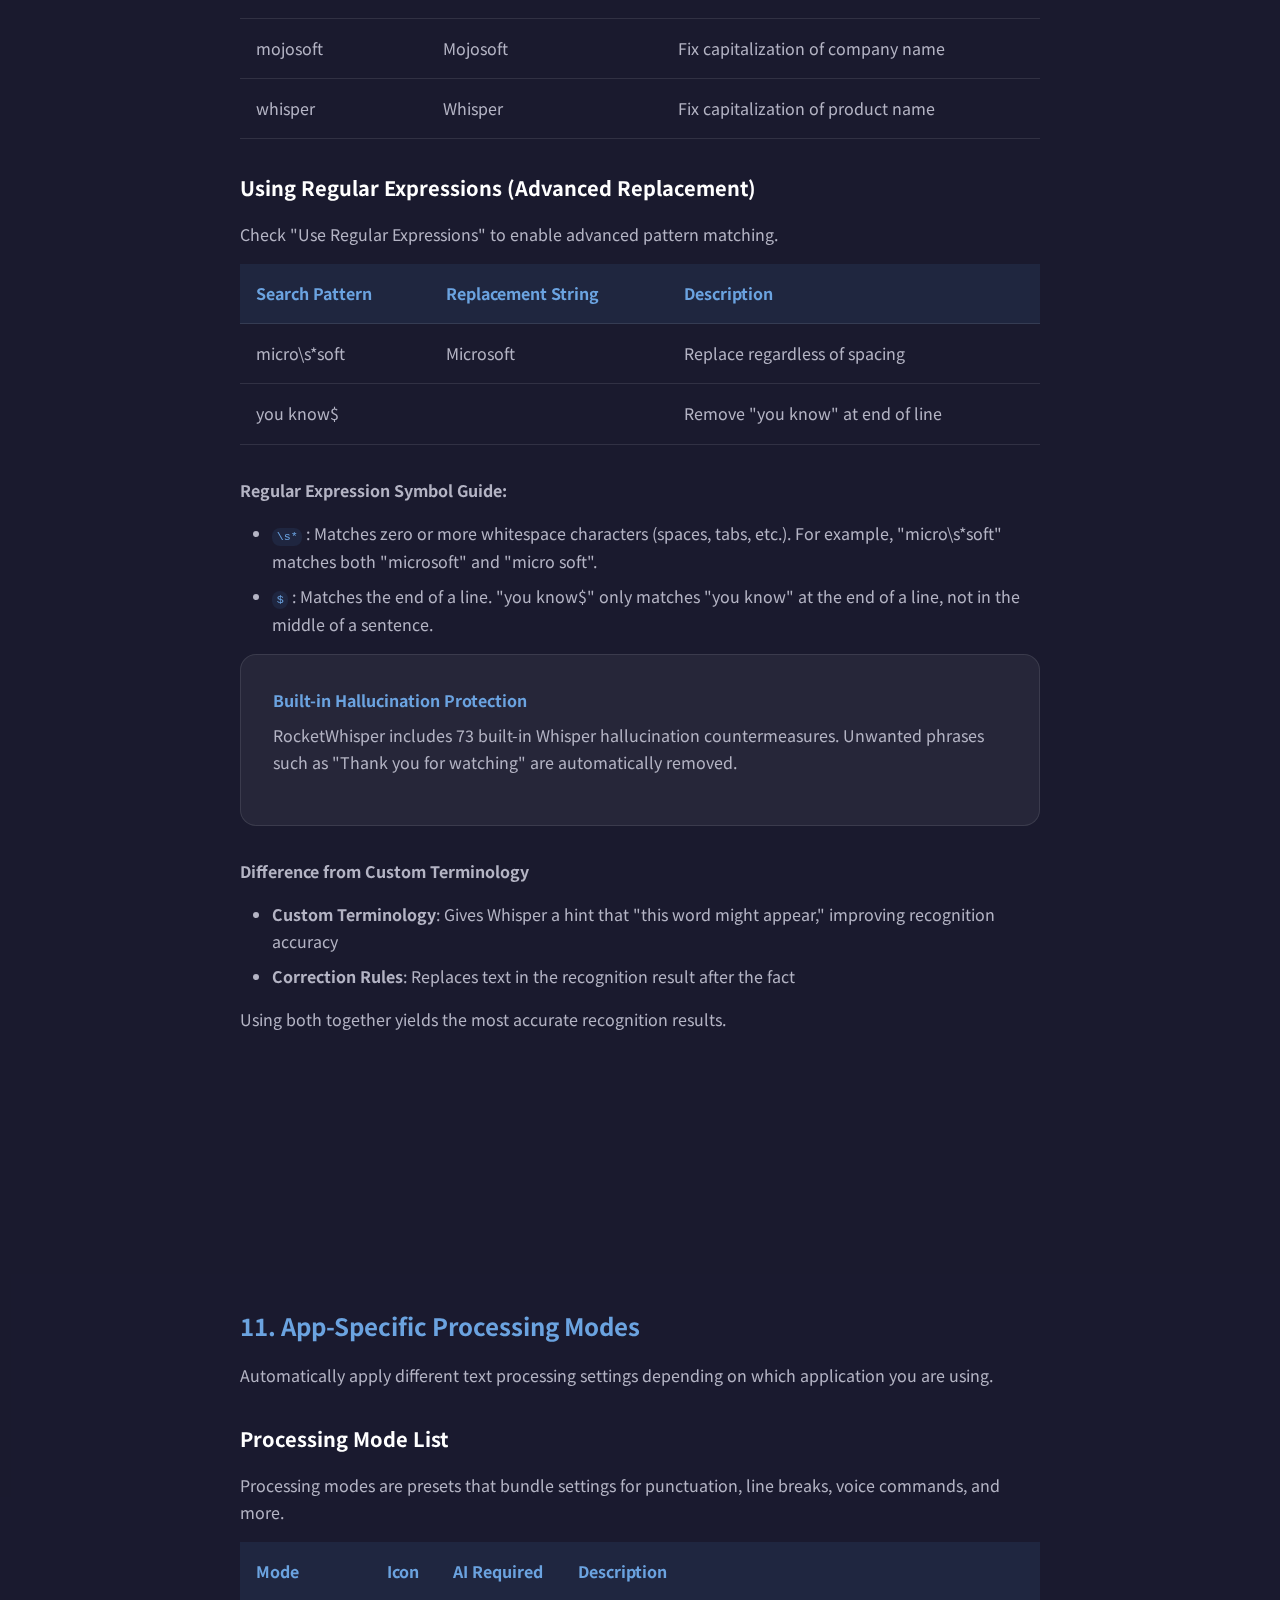
<file: en/help.html>
<!DOCTYPE html>
<html lang="en">
<head>
    <meta charset="UTF-8">
    <script>!function(){var l=sessionStorage.getItem("rw-lang");if("en"!==l&&("ja"===l||(navigator.language||"").startsWith("ja"))){var p=location.pathname.split("/").pop()||"index.html";location.replace("../"+p+location.hash)}}();</script>
    <meta name="viewport" content="width=device-width, initial-scale=1.0">
    <meta name="description" content="RocketWhisper User Guide. From installation to advanced settings, everything explained in detail.">
    <title>User Guide - RocketWhisper</title>
    <link rel="icon" type="image/png" href="../images/RocketWhisper3.png">
    <link rel="stylesheet" href="../css/style.css">
    <link rel="preconnect" href="https://fonts.googleapis.com">
    <link rel="preconnect" href="https://fonts.gstatic.com" crossorigin>
    <link href="https://fonts.googleapis.com/css2?family=Inter:wght@400;500;700;900&family=Noto+Sans+JP:wght@400;500;700;900&display=swap" rel="stylesheet">
</head>
<body>
    <!-- Navigation -->
    <nav class="navbar">
        <div class="nav-container">
            <a href="index.html" class="nav-logo">
                <img src="../images/RocketWhisper3.png" alt="RocketWhisper" class="nav-icon">
                <span>RocketWhisper</span>
            </a>
            <button class="nav-toggle" aria-label="Menu">
                <span></span>
                <span></span>
                <span></span>
            </button>
            <ul class="nav-menu">
                <li><a href="index.html#features">Features</a></li>
                <li><a href="index.html#how-it-works">How It Works</a></li>
                <li><a href="index.html#download">Download</a></li>
                <li><a href="purchase.html">Purchase</a></li>
                <li><a href="help.html" class="active">Help</a></li>
                <li><a href="privacy.html">Privacy</a></li>
                <li><a href="support.html">Support</a></li>
                <li><a href="../help.html" onclick="sessionStorage.setItem('rw-lang','ja')">&#x1F1EF;&#x1F1F5; Japanese</a></li>
            </ul>
        </div>
    </nav>

    <!-- Page Header -->
    <header class="page-header">
        <div class="container">
            <h1>User Guide</h1>
            <p>A comprehensive guide covering everything from basic usage to advanced settings for RocketWhisper.</p>
        </div>
    </header>

    <!-- Main Content -->
    <main class="page-content">
        <div class="container">
            <!-- Table of Contents -->
            <nav class="content-section">
                <h2>Table of Contents</h2>
                <ol>
                    <li><a href="#installation">Installation</a></li>
                    <li><a href="#basic-usage">Basic Usage</a></li>
                    <li><a href="#settings">Settings</a></li>
                    <li><a href="#hotkey">Global Hotkeys</a></li>
                    <li><a href="#batch">Batch Processing</a></li>
                    <li><a href="#history">Recognition History</a></li>
                    <li><a href="#text-processing">Text Processing (Punctuation &amp; Line Breaks)</a></li>
                    <li><a href="#voice-commands">Voice Commands</a></li>
                    <li><a href="#custom-terms">Custom Terminology</a></li>
                    <li><a href="#correction-rules">Misrecognition Correction Rules</a></li>
                    <li><a href="#app-specific">App-Specific Processing Modes</a></li>
                    <li><a href="#ai-formatting">AI Processing (LLM Integration)</a></li>
                    <li><a href="#ai-command">AI Command Mode</a></li>
                    <li><a href="#recording-indicator">Recording Indicator</a></li>
                    <li><a href="#voice-launcher">Voice Launcher</a></li>
                    <li><a href="#voice-search">Voice Search</a></li>
                    <li><a href="#tray-icon">Tray Icon</a></li>
                    <li><a href="#troubleshooting">Troubleshooting</a></li>
                </ol>
            </nav>

            <!-- Installation -->
            <section class="content-section" id="installation">
                <h2>1. Installation</h2>

                <h3>System Requirements</h3>
                <ul>
                    <li>Windows 11 (64-bit)</li>
                    <li>.NET 8.0 Desktop Runtime</li>
                    <li>8GB+ RAM recommended</li>
                    <li>GPU (CUDA-compatible) for accelerated processing</li>
                </ul>

                <h3>Installation Steps</h3>
                <ol>
                    <li>Download the latest version from the <a href="index.html#download">Download page</a></li>
                    <li>Extract the downloaded ZIP file</li>
                    <li>Run <code>RocketWhisper.exe</code></li>
                    <li>On first launch, download the Whisper model you want to use</li>
                </ol>

                <div class="info-card">
                    <h4>Choosing the Right Model</h4>
                    <table class="command-table">
                        <thead>
                            <tr>
                                <th>Model</th>
                                <th>Size</th>
                                <th>Accuracy</th>
                                <th>Speed</th>
                                <th>Recommended Use</th>
                            </tr>
                        </thead>
                        <tbody>
                            <tr>
                                <td>small</td>
                                <td>466MB</td>
                                <td>High</td>
                                <td>Fast</td>
                                <td>Low-spec PCs</td>
                            </tr>
                            <tr>
                                <td>medium</td>
                                <td>1.5GB</td>
                                <td>High</td>
                                <td>Normal</td>
                                <td><strong>Best for audio under 5 seconds</strong></td>
                            </tr>
                            <tr>
                                <td>large-v3-turbo</td>
                                <td>1.6GB</td>
                                <td>High</td>
                                <td>Fast</td>
                                <td><strong>Best for 5&ndash;20 second audio</strong></td>
                            </tr>
                            <tr>
                                <td>large-v3</td>
                                <td>2.9GB</td>
                                <td>Highest</td>
                                <td>Slightly slow</td>
                                <td><strong>Best for audio over 20 seconds</strong></td>
                            </tr>
                        </tbody>
                    </table>
                    <p><strong>Tips for Choosing</strong></p>
                    <ul>
                        <li><strong>Short audio (under 5 seconds)</strong>: medium is recommended</li>
                        <li><strong>Medium-length audio (5&ndash;20 seconds)</strong>: large-v3-turbo is recommended</li>
                        <li><strong>Long audio (over 20 seconds)</strong>: large-v3 offers the highest accuracy</li>
                    </ul>
                    <p class="note">* Larger models may produce repetition artifacts with very short audio clips. If your use case involves brief utterances, try the medium model.</p>
                </div>
            </section>

            <!-- Basic Usage -->
            <section class="content-section" id="basic-usage">
                <h2>2. Basic Usage</h2>

                <h3>Speech Recognition via Microphone</h3>
                <ol>
                    <li>Launch RocketWhisper</li>
                    <li>Click the record button (microphone icon)</li>
                    <li>Speak into the microphone</li>
                    <li>Click the stop button</li>
                    <li>The recognized text appears in the text area</li>
                </ol>

                <h3>Speech Recognition from File</h3>
                <ol>
                    <li>Click the file select button</li>
                    <li>Choose an audio file (WAV/MP3/FLAC/OGG/M4A/WMA)</li>
                    <li>Recognition processing starts automatically</li>
                    <li>The recognized text appears in the text area</li>
                </ol>

                <div class="info-card">
                    <h4>Drag &amp; Drop Support</h4>
                    <p>Simply drag and drop an audio file onto the RocketWhisper window to start recognition immediately.</p>
                </div>

                <h3>Using Recognition Results</h3>
                <ul>
                    <li><strong>Copy</strong>: Click the copy button to copy to clipboard</li>
                    <li><strong>Save</strong>: Click the save button to save as a text file</li>
                    <li><strong>Auto Copy</strong>: When enabled in settings, automatically copies upon recognition completion</li>
                    <li><strong>Auto Paste</strong>: When enabled in settings, automatically pastes upon recognition completion</li>
                </ul>
            </section>

            <!-- Settings -->
            <section class="content-section" id="settings">
                <h2>3. Settings</h2>
                <p>Click the gear icon to open the settings window. Detailed configuration is available across 8 tabs.</p>

                <h3>Model &amp; Language Tab</h3>
                <ul>
                    <li><strong>Model Selection</strong>: Choose the Whisper model to use</li>
                    <li><strong>Language</strong>: Recognition language (Japanese/English/Chinese/Korean/Auto-detect)</li>
                    <li><strong>Punctuation Prompt</strong>: Instructs Whisper to include punctuation in the output (recommended)</li>
                </ul>

                <h3>Input Device Tab</h3>
                <ul>
                    <li><strong>Microphone Device</strong>: Select the microphone to use</li>
                    <li><strong>Auto Copy</strong>: Automatically copy to clipboard upon recognition completion</li>
                    <li><strong>Auto Paste</strong>: Automatically paste to the active window upon recognition completion</li>
                </ul>

                <h3>Hotkey Tab</h3>
                <ul>
                    <li><strong>Record Start/Stop Hotkey</strong>: A shortcut to start recording from any application</li>
                    <li><strong>Right Alt (Hold)</strong>: Hold Right Alt to record, release to stop (double-tap for continuous recording)</li>
                    <li><strong>Cancel Hotkey</strong>: Key to cancel recording (default: Escape)</li>
                    <li><strong>AI Command Hotkey</strong>: Key to execute AI processing with text selection + voice instruction (default: Ctrl + Space)</li>
                </ul>

                <h3>Custom Terms Tab</h3>
                <ul>
                    <li><strong>Custom Term Registration</strong>: Register terms to improve recognition accuracy</li>
                    <li><strong>Token Usage</strong>: Whisper accepts up to 224 tokens' worth of terms (approximately 50 English words)</li>
                </ul>

                <h3>Text Processing Tab</h3>
                <ul>
                    <li><strong>Auto Punctuation</strong>: Add punctuation via post-processing after recognition</li>
                    <li><strong>Auto Line Breaks</strong>: Automatically insert line breaks in long text</li>
                    <li><strong>Voice Commands</strong>: Enable/disable voice command functionality</li>
                </ul>

                <h3>Correction Rules Tab</h3>
                <ul>
                    <li><strong>Auto Correction</strong>: Enable/disable automatic correction of misrecognition patterns</li>
                    <li><strong>Preset Rules</strong>: One-click addition of AI/tech terms, numbers/dates, common errors, and filler removal</li>
                    <li><strong>Custom Rules</strong>: Add and edit custom correction rules (regex supported)</li>
                </ul>

                <h3>App-Specific Processing Tab</h3>
                <ul>
                    <li><strong>Processing Modes</strong>: Apply different text processing settings per application</li>
                    <li><strong>App Mapping</strong>: Assign processing modes to specific applications</li>
                </ul>

                <h3>AI Processing Tab</h3>
                <ul>
                    <li><strong>AI Provider</strong>: Choose from OpenAI, Anthropic, Groq, Gemini, or Local LLM</li>
                    <li><strong>Model Selection</strong>: Select the AI model to use</li>
                    <li><strong>API Key</strong>: Enter the API key for your chosen provider</li>
                    <li><strong>Connection Test</strong>: Verify that settings are correct</li>
                </ul>

                <div class="info-card">
                    <h4>Punctuation Prompt vs. Auto Punctuation</h4>
                    <table class="command-table">
                        <thead>
                            <tr>
                                <th>Feature</th>
                                <th>Processing Timing</th>
                                <th>How It Works</th>
                            </tr>
                        </thead>
                        <tbody>
                            <tr>
                                <td>Punctuation Prompt</td>
                                <td>During recognition (inside Whisper)</td>
                                <td>The AI understands context and places punctuation naturally</td>
                            </tr>
                            <tr>
                                <td>Auto Punctuation</td>
                                <td>After recognition (post-processing)</td>
                                <td>Mechanically inserts punctuation after sentence-ending patterns</td>
                            </tr>
                        </tbody>
                    </table>
                    <p>We recommend starting with <strong>Punctuation Prompt only</strong>. If punctuation is still insufficient, enable Auto Punctuation as well.</p>
                </div>

                <h3>License Tab</h3>
                <ul>
                    <li><strong>License Type</strong>: Free, Personal License, Business License</li>
                    <li><strong>License Key</strong>: Enter and authenticate your license key</li>
                </ul>
            </section>

            <!-- Global Hotkeys -->
            <section class="content-section" id="hotkey">
                <h2>4. Global Hotkeys</h2>
                <p>Regardless of which application you are using, you can instantly start recording with your configured key combination.</p>

                <h3>Setup</h3>
                <ol>
                    <li>Open the settings window</li>
                    <li>Select the "Hotkey" tab</li>
                    <li>Click the input field</li>
                    <li>Press your desired key combination (e.g., <code>Ctrl + Shift + R</code>)</li>
                    <li>Check the "Enabled" checkbox</li>
                </ol>

                <h3>How to Use</h3>
                <ol>
                    <li>Open any application such as a text editor or web browser</li>
                    <li>Press the configured hotkey to start recording</li>
                    <li>When finished speaking, press the hotkey again to stop recording</li>
                    <li>If Auto Paste is enabled, the recognized text is automatically typed into your application</li>
                </ol>

                <div class="info-card">
                    <h4>Recommended Hotkeys</h4>
                    <ul>
                        <li><code>Right Alt (Hold)</code> - Hold to record, release to stop (default, most recommended)</li>
                        <li><code>Ctrl + Shift + R</code> - R for Record (toggle mode)</li>
                        <li><code>F9</code> - Function key (unlikely to conflict with other apps)</li>
                    </ul>
                </div>

                <h3>Right Alt Hold Mode (Push-to-Talk)</h3>
                <p>An intuitive mode where recording occurs only while the Right Alt key is held down, and stops automatically when released.</p>

                <h4>Basic Operations</h4>
                <table class="command-table">
                    <thead>
                        <tr>
                            <th>Action</th>
                            <th>Behavior</th>
                        </tr>
                    </thead>
                    <tbody>
                        <tr>
                            <td>Hold Right Alt &rarr; Release</td>
                            <td>Records only while held (Push-to-Talk)</td>
                        </tr>
                        <tr>
                            <td>Quick double-tap Right Alt</td>
                            <td>Switches to continuous recording mode (tap again to stop)</td>
                        </tr>
                        <tr>
                            <td>Press another key while holding Right Alt</td>
                            <td>Cancels recording (normal shortcuts like Alt+Tab remain functional)</td>
                        </tr>
                    </tbody>
                </table>

                <h4>Setup</h4>
                <ol>
                    <li>Open the settings window</li>
                    <li>Select the "Hotkey" tab</li>
                    <li>Click the "Right Alt (Hold)" button for the Record Start/Stop hotkey</li>
                    <li>Check "Enabled" and save</li>
                </ol>

                <div class="info-card">
                    <h4>Comparison with Traditional Hotkeys</h4>
                    <table class="command-table">
                        <thead>
                            <tr>
                                <th>Mode</th>
                                <th>Start Recording</th>
                                <th>Stop Recording</th>
                            </tr>
                        </thead>
                        <tbody>
                            <tr>
                                <td>Traditional Hotkey</td>
                                <td>Press once</td>
                                <td>Press again (toggle)</td>
                            </tr>
                            <tr>
                                <td>Right Alt Hold</td>
                                <td>Hold down</td>
                                <td>Release (auto-stop)</td>
                            </tr>
                            <tr>
                                <td>Right Alt Double-Tap</td>
                                <td>Quick double-tap</td>
                                <td>Tap once more</td>
                            </tr>
                        </tbody>
                    </table>
                </div>

                <div class="tip-box">
                    <p><strong>Tip</strong></p>
                    <p>Use "Hold" mode for short phrases and "Double-Tap (continuous recording)" for longer dictation. Since v1.0.5, the default hotkey is set to "Right Alt (Hold)".</p>
                </div>

                <h3>Cancel Recording</h3>
                <p>Press the <kbd>Escape</kbd> key during recording to cancel without performing recognition. This works in both Hold mode and continuous recording mode.</p>
                <ul>
                    <li><strong>Default Key</strong>: Escape</li>
                    <li><strong>Customize</strong>: Settings &rarr; Hotkey tab &rarr; Cancel Hotkey</li>
                    <li><strong>Enable/Disable</strong>: Toggle with the checkbox</li>
                </ul>
            </section>

            <!-- Batch Processing -->
            <section class="content-section" id="batch">
                <h2>5. Batch Processing</h2>
                <p>Transcribe multiple audio files at once.</p>

                <h3>Batch Processing Steps</h3>
                <ol>
                    <li>Select "Batch Processing" from the menu</li>
                    <li>Add the files you want to process (multiple selection supported)</li>
                    <li>Choose the output format (Text/SRT/VTT)</li>
                    <li>Click "Start Processing"</li>
                    <li>Wait for processing to complete</li>
                </ol>

                <h3>Supported Formats</h3>
                <ul>
                    <li><strong>Input</strong>: WAV, MP3, FLAC, OGG, M4A, WMA</li>
                    <li><strong>Output</strong>: TXT (plain text), SRT (subtitles), VTT (web subtitles)</li>
                </ul>
            </section>

            <!-- Recognition History -->
            <section class="content-section" id="history">
                <h2>6. Recognition History</h2>
                <p>Past recognition results are automatically saved and can be referenced or reused at any time.</p>

                <h3>Viewing History</h3>
                <ol>
                    <li>Click the history button (clock icon)</li>
                    <li>A list of past recognition results is displayed</li>
                    <li>Click an item to view its details</li>
                </ol>

                <h3>History Operations</h3>
                <ul>
                    <li><strong>Search</strong>: Search past recognition results by keyword</li>
                    <li><strong>Copy</strong>: Copy the selected result to the clipboard</li>
                    <li><strong>Delete</strong>: Delete unwanted history entries</li>
                    <li><strong>Export</strong>: Export history as a file</li>
                </ul>

                <div class="info-card">
                    <h4>History Storage Location</h4>
                    <p>History data is stored at <code>%APPDATA%\RocketWhisper\history.json</code>.</p>
                </div>
            </section>

            <!-- Text Processing -->
            <section class="content-section" id="text-processing">
                <h2>7. Text Processing (Punctuation &amp; Line Breaks)</h2>
                <p>Features for automatically inserting punctuation and line breaks into recognition results. There are two approaches.</p>

                <h3>Punctuation Prompt (Recommended)</h3>
                <p>Instructs Whisper AI to output recognition results that include punctuation.</p>
                <ul>
                    <li><strong>How it works</strong>: Passes a sample sentence to Whisper to encourage punctuated output</li>
                    <li><strong>Advantage</strong>: The AI understands context and places punctuation naturally</li>
                    <li><strong>Supported languages</strong>: Japanese, English, Chinese, Korean</li>
                </ul>

                <h3>Auto Punctuation (Post-Processing)</h3>
                <p>Adds punctuation using rule-based logic after recognition.</p>
                <ul>
                    <li><strong>How it works</strong>: Detects sentence-ending patterns and inserts periods</li>
                    <li><strong>Advantage</strong>: Useful as a fallback when Whisper doesn't output punctuation</li>
                    <li><strong>Note</strong>: Pattern-based mechanical processing that doesn't consider context</li>
                </ul>

                <h3>Auto Line Breaks</h3>
                <p>Inserts line breaks at appropriate positions in long text.</p>
                <ul>
                    <li>Breaks before conjunctions (e.g., "however", "also", "furthermore")</li>
                    <li>Splits sentences longer than 100 characters at sentence boundaries</li>
                </ul>

                <div class="info-card">
                    <h4>Recommended Settings</h4>
                    <ol>
                        <li>Start with <strong>Punctuation Prompt only</strong> enabled</li>
                        <li>If punctuation is insufficient, also enable <strong>Auto Punctuation</strong></li>
                        <li>For long text, consider enabling <strong>Auto Line Breaks</strong></li>
                    </ol>
                </div>
            </section>

            <!-- Voice Commands -->
            <section class="content-section" id="voice-commands">
                <h2>8. Voice Commands</h2>
                <p>Perform actions like inserting line breaks or deleting text using voice commands.</p>

                <h3>Available Commands</h3>
                <table class="command-table">
                    <thead>
                        <tr>
                            <th>Command</th>
                            <th>Trigger Phrase</th>
                            <th>Action</th>
                        </tr>
                    </thead>
                    <tbody>
                        <tr>
                            <td>New Line</td>
                            <td>"new line", "enter"</td>
                            <td>Inserts a line break</td>
                        </tr>
                        <tr>
                            <td>New Paragraph</td>
                            <td>"new paragraph", "paragraph"</td>
                            <td>Inserts two line breaks (paragraph break)</td>
                        </tr>
                        <tr>
                            <td>Delete</td>
                            <td>"delete", "undo", "backspace"</td>
                            <td>Deletes the previous word</td>
                        </tr>
                    </tbody>
                </table>

                <div class="tip-box">
                    <p><strong>About Punctuation</strong></p>
                    <p>Punctuation (periods, commas, question marks, exclamation marks) is automatically inserted by the "Punctuation Prompt" and "Auto Punctuation" features. Enable them in the Text Processing tab of the settings.</p>
                </div>

                <h3>Usage Tips</h3>
                <ul>
                    <li>Speak commands clearly at natural pauses in your speech</li>
                    <li>Pausing briefly before and after a command improves recognition accuracy</li>
                    <li>Voice commands can be enabled/disabled in the settings</li>
                </ul>
            </section>

            <!-- Custom Terminology -->
            <section class="content-section" id="custom-terms">
                <h2>9. Custom Terminology</h2>
                <p>Register industry-specific terms and proper nouns to improve recognition accuracy.</p>

                <h3>How to Register</h3>
                <ol>
                    <li>Open the settings window</li>
                    <li>Select the "Custom Terms" tab</li>
                    <li>Enter a term and click "Add"</li>
                </ol>

                <h3>Registration Capacity</h3>
                <p>There is a limit to the number of custom terms Whisper can accept (up to approximately 224 tokens).</p>
                <ul>
                    <li><strong>English</strong>: Approximately 50 words</li>
                    <li><strong>Japanese</strong>: Approximately 100 words</li>
                </ul>
                <p>Registration capacity can be monitored in real-time in the settings. When the limit is exceeded, older terms are ignored, so prioritize registering frequently used terms.</p>

                <div class="info-card">
                    <h4>This Feature is Completely Free</h4>
                    <p>Custom terminology registration uses Whisper's initial prompt feature and processes everything locally. There are no API costs whatsoever.</p>
                </div>
            </section>

            <!-- Misrecognition Correction Rules -->
            <section class="content-section" id="correction-rules">
                <h2>10. Misrecognition Correction Rules</h2>
                <p>Set up rules to automatically correct specific misrecognition patterns. Similar to an IME word dictionary, it replaces recognized text strings with different strings.</p>

                <h3>How to Add Rules</h3>
                <ol>
                    <li>Open the settings window</li>
                    <li>Select the "Correction Rules" tab</li>
                    <li>Check "Auto-correct misrecognition patterns"</li>
                    <li>Click the "Edit Correction Rules..." button</li>
                    <li>Enter the "Search Pattern" and "Replacement String"</li>
                    <li>Click "Add Rule"</li>
                </ol>

                <h3>Basic Usage (Simple Replacement)</h3>
                <p>Perform simple string replacements without using regular expressions.</p>
                <table class="command-table">
                    <thead>
                        <tr>
                            <th>Search Pattern</th>
                            <th>Replacement String</th>
                            <th>Description</th>
                        </tr>
                    </thead>
                    <tbody>
                        <tr>
                            <td>micro soft</td>
                            <td>Microsoft</td>
                            <td>Fix spacing in company name</td>
                        </tr>
                        <tr>
                            <td>mojosoft</td>
                            <td>Mojosoft</td>
                            <td>Fix capitalization of company name</td>
                        </tr>
                        <tr>
                            <td>whisper</td>
                            <td>Whisper</td>
                            <td>Fix capitalization of product name</td>
                        </tr>
                    </tbody>
                </table>

                <h3>Using Regular Expressions (Advanced Replacement)</h3>
                <p>Check "Use Regular Expressions" to enable advanced pattern matching.</p>
                <table class="command-table">
                    <thead>
                        <tr>
                            <th>Search Pattern</th>
                            <th>Replacement String</th>
                            <th>Description</th>
                        </tr>
                    </thead>
                    <tbody>
                        <tr>
                            <td>micro\s*soft</td>
                            <td>Microsoft</td>
                            <td>Replace regardless of spacing</td>
                        </tr>
                        <tr>
                            <td>you know$</td>
                            <td></td>
                            <td>Remove "you know" at end of line</td>
                        </tr>
                    </tbody>
                </table>

                <p class="table-note"><strong>Regular Expression Symbol Guide:</strong></p>
                <ul class="regex-notes">
                    <li><code>\s*</code> : Matches zero or more whitespace characters (spaces, tabs, etc.). For example, "micro\s*soft" matches both "microsoft" and "micro soft".</li>
                    <li><code>$</code> : Matches the end of a line. "you know$" only matches "you know" at the end of a line, not in the middle of a sentence.</li>
                </ul>

                <div class="info-card">
                    <h4>Built-in Hallucination Protection</h4>
                    <p>RocketWhisper includes 73 built-in Whisper hallucination countermeasures. Unwanted phrases such as "Thank you for watching" are automatically removed.</p>
                </div>

                <div class="tip-box">
                    <p><strong>Difference from Custom Terminology</strong></p>
                    <ul>
                        <li><strong>Custom Terminology</strong>: Gives Whisper a hint that "this word might appear," improving recognition accuracy</li>
                        <li><strong>Correction Rules</strong>: Replaces text in the recognition result after the fact</li>
                    </ul>
                    <p>Using both together yields the most accurate recognition results.</p>
                </div>
            </section>

            <!-- App-Specific Processing Modes -->
            <section class="content-section" id="app-specific">
                <h2>11. App-Specific Processing Modes</h2>
                <p>Automatically apply different text processing settings depending on which application you are using.</p>

                <h3>Processing Mode List</h3>
                <p>Processing modes are presets that bundle settings for punctuation, line breaks, voice commands, and more.</p>
                <table class="command-table">
                    <thead>
                        <tr>
                            <th>Mode</th>
                            <th>Icon</th>
                            <th>AI Required</th>
                            <th>Description</th>
                        </tr>
                    </thead>
                    <tbody>
                        <tr>
                            <td>Smart</td>
                            <td>&#x2728;</td>
                            <td>No</td>
                            <td>Auto-formats with punctuation and line breaks (standard)</td>
                        </tr>
                        <tr>
                            <td>Simple</td>
                            <td>&#x1F4CB;</td>
                            <td>No</td>
                            <td>Outputs recognized text as-is</td>
                        </tr>
                        <tr>
                            <td>Business</td>
                            <td>&#x1F4BC;</td>
                            <td>Yes</td>
                            <td>Auto-converts to formal/polite language</td>
                        </tr>
                        <tr>
                            <td>Casual</td>
                            <td>&#x1F4AC;</td>
                            <td>Yes</td>
                            <td>Converts to friendly, casual tone</td>
                        </tr>
                        <tr>
                            <td>Summary</td>
                            <td>&#x1F4DD;</td>
                            <td>Yes</td>
                            <td>Summarizes text concisely</td>
                        </tr>
                        <tr>
                            <td>Translation</td>
                            <td>&#x1F310;</td>
                            <td>Yes</td>
                            <td>Translates to English</td>
                        </tr>
                        <tr>
                            <td>Grammar Fix</td>
                            <td>&#x2714;&#xFE0F;</td>
                            <td>Yes</td>
                            <td>Auto-corrects misrecognitions and grammar</td>
                        </tr>
                    </tbody>
                </table>
                <div class="tip-box">
                    <p><strong>Hint</strong></p>
                    <p>To use modes marked "AI Required", configure an AI provider in the "AI Processing" tab of the settings.</p>
                </div>

                <h3>Assigning Modes to Apps</h3>
                <ol>
                    <li>Open the settings window</li>
                    <li>Select the "App-Specific Processing" tab</li>
                    <li>Click "Add App"</li>
                    <li>Select the target app (from the list of running apps or enter manually)</li>
                    <li>Choose the processing mode to apply</li>
                </ol>

                <h3>Usage Examples</h3>
                <ul>
                    <li><strong>Email client</strong>: Auto-insert punctuation and line breaks (Smart mode)</li>
                    <li><strong>Code editor</strong>: No formatting (Simple mode)</li>
                    <li><strong>Notepad</strong>: Bullet-point-friendly settings (Custom mode)</li>
                </ul>

                <div class="info-card">
                    <h4>Default Processing Mode</h4>
                    <p>If an app is not registered, the "Default" mode is applied. Default mode settings can be changed in the "Text Processing" tab.</p>
                </div>
            </section>

            <!-- AI Processing (LLM Integration) -->
            <section class="content-section" id="ai-formatting">
                <h2>12. AI Processing (LLM Integration)</h2>
                <p>Integrate with external AI (LLM) to automatically convert recognition results to business language, casual tone, or perform summarization and translation. With a local LLM (LM Studio / Ollama), AI processing works even in offline environments.</p>

                <h3>Supported AI Providers</h3>
                <table class="command-table">
                    <thead>
                        <tr>
                            <th>Provider</th>
                            <th>Example Models</th>
                            <th>Features</th>
                        </tr>
                    </thead>
                    <tbody>
                        <tr>
                            <td>OpenAI</td>
                            <td>gpt-4o, gpt-4o-mini</td>
                            <td>High accuracy, consistent quality</td>
                        </tr>
                        <tr>
                            <td>Anthropic</td>
                            <td>Claude 4.5 Sonnet/Haiku</td>
                            <td>Natural language, long text support</td>
                        </tr>
                        <tr>
                            <td>Groq</td>
                            <td>LLaMA 3.3 70B, Mixtral</td>
                            <td>High speed, free tier available</td>
                        </tr>
                        <tr>
                            <td>Google Gemini</td>
                            <td>gemini-2.5-pro/flash</td>
                            <td>Generous free tier, high quality</td>
                        </tr>
                        <tr>
                            <td>Local LLM</td>
                            <td>LM Studio, Ollama</td>
                            <td>Offline operation, privacy protection</td>
                        </tr>
                    </tbody>
                </table>

                <h3>Setup</h3>
                <ol>
                    <li>Open the settings window</li>
                    <li>Select the "AI Processing" tab</li>
                    <li>Choose the provider to use</li>
                    <li>Enter the API key (for Local LLM, only the base URL is needed)</li>
                    <li>Click "Connection Test" to verify</li>
                </ol>

                <h3>AI Processing Modes</h3>
                <p>Once AI processing is configured, the following modes become available in app-specific processing.</p>
                <table class="command-table">
                    <thead>
                        <tr>
                            <th>Mode</th>
                            <th>Description</th>
                        </tr>
                    </thead>
                    <tbody>
                        <tr>
                            <td>&#x1F4BC; Business</td>
                            <td>Auto-converts to formal/polite language</td>
                        </tr>
                        <tr>
                            <td>&#x1F4AC; Casual</td>
                            <td>Converts to friendly, casual tone</td>
                        </tr>
                        <tr>
                            <td>&#x1F4DD; Summary</td>
                            <td>Summarizes text concisely</td>
                        </tr>
                        <tr>
                            <td>&#x1F310; Translation</td>
                            <td>Translates to English</td>
                        </tr>
                        <tr>
                            <td>&#x2714;&#xFE0F; Grammar Fix</td>
                            <td>Auto-corrects misrecognitions and grammar</td>
                        </tr>
                    </tbody>
                </table>

                <h3>Local LLM Setup Examples</h3>
                <p>Use LM Studio or Ollama to utilize AI processing completely offline.</p>

                <h4>LM Studio</h4>
                <p><strong>LM Studio Setup:</strong></p>
                <ol>
                    <li>Launch LM Studio</li>
                    <li>Select the model to use</li>
                    <li>In the status bar, choose "Power User" or "Developer" from User / Power User / Developer</li>
                    <li>Navigate to the Developer tab (click the green "Developer" icon in the left menu)</li>
                    <li>If the "Status: Running" toggle at the top of the screen is ON, the server is running</li>
                    <li>When "Running", the API URL (e.g., <code>http://localhost:1234</code>) is displayed</li>
                    <li>To stop the server, click the toggle to switch to "Stopped"</li>
                </ol>
                <p><strong>RocketWhisper Setup:</strong></p>
                <table class="command-table">
                    <thead>
                        <tr>
                            <th>Setting</th>
                            <th>Value</th>
                        </tr>
                    </thead>
                    <tbody>
                        <tr>
                            <td>Provider</td>
                            <td>Local LLM</td>
                        </tr>
                        <tr>
                            <td>Base URL</td>
                            <td><code>http://127.0.0.1:1234</code></td>
                        </tr>
                        <tr>
                            <td>Model ID</td>
                            <td>Leave empty (automatically uses the currently loaded model)</td>
                        </tr>
                        <tr>
                            <td>API Key</td>
                            <td>Leave empty</td>
                        </tr>
                    </tbody>
                </table>

                <h4>Ollama</h4>
                <p><strong>Ollama Setup:</strong></p>
                <ol>
                    <li>Install and launch Ollama (the API server starts automatically in the background)</li>
                    <li>Download the desired model: <code>ollama pull gemma3</code></li>
                    <li>Verify downloaded models: <code>ollama list</code></li>
                </ol>
                <p><strong>RocketWhisper Setup:</strong></p>
                <table class="command-table">
                    <thead>
                        <tr>
                            <th>Setting</th>
                            <th>Value</th>
                        </tr>
                    </thead>
                    <tbody>
                        <tr>
                            <td>Provider</td>
                            <td>Local LLM</td>
                        </tr>
                        <tr>
                            <td>Base URL</td>
                            <td><code>http://localhost:11434</code></td>
                        </tr>
                        <tr>
                            <td>Model ID</td>
                            <td>Enter the name of a downloaded model (e.g., <code>gemma3</code>)</td>
                        </tr>
                        <tr>
                            <td>API Key</td>
                            <td>Leave empty</td>
                        </tr>
                    </tbody>
                </table>
                <div class="tip-box">
                    <p><strong>LM Studio vs. Ollama</strong></p>
                    <table class="command-table">
                        <thead>
                            <tr>
                                <th>Item</th>
                                <th>LM Studio</th>
                                <th>Ollama</th>
                            </tr>
                        </thead>
                        <tbody>
                            <tr>
                                <td>Default Port</td>
                                <td>1234</td>
                                <td>11434</td>
                            </tr>
                            <tr>
                                <td>Model ID</td>
                                <td>Leave empty (auto-uses loaded model)</td>
                                <td><strong>Required</strong> (specify downloaded model name)</td>
                            </tr>
                            <tr>
                                <td>GUI</td>
                                <td>Yes (desktop app)</td>
                                <td>CLI-based (can supplement with Open WebUI, etc.)</td>
                            </tr>
                        </tbody>
                    </table>
                </div>

                <div class="info-card">
                    <h4>Benefits of Local LLM</h4>
                    <ul>
                        <li><strong>Fully Offline</strong>: Both speech recognition and AI processing work without internet</li>
                        <li><strong>Privacy Protection</strong>: Neither audio data nor text is sent to any external service</li>
                        <li><strong>Free</strong>: No API costs</li>
                    </ul>
                    <p>* The /v1 path is automatically appended</p>
                </div>

                <div class="tip-box">
                    <p><strong>Processing Flow</strong></p>
                    <p>AI processing follows this pipeline: Speech Recognition &rarr; Punctuation Insertion &rarr; Line Break Insertion &rarr; <strong>AI Processing</strong> &rarr; Character Conversion. If AI processing fails, the original text is used as-is.</p>
                </div>
            </section>

            <!-- AI Command Mode -->
            <section class="content-section" id="ai-command">
                <h2>13. AI Command Mode</h2>
                <p>Select text, press the dedicated hotkey, and give a voice instruction &mdash; the AI instantly processes the text. Supports translation, summarization, tone adjustment, and any other instruction you can think of.</p>

                <h3>Basic Usage</h3>
                <ol>
                    <li>Select text in any application (Notepad, browser, Word, etc.)</li>
                    <li>Press the AI Command hotkey (default: <code>Ctrl + Space</code>)</li>
                    <li>The status changes to "Waiting for voice instruction..." &mdash; give your instruction by voice (e.g., "Translate to Japanese", "Summarize this", "Make it formal")</li>
                    <li>Press the AI Command hotkey again to stop recording</li>
                    <li>The AI processes the text, and the result appears in RocketWhisper's text area</li>
                </ol>

                <h3>Usage Examples</h3>
                <table class="command-table">
                    <thead>
                        <tr>
                            <th>Selected Text</th>
                            <th>Voice Instruction</th>
                            <th>Result</th>
                        </tr>
                    </thead>
                    <tbody>
                        <tr>
                            <td>Text in another language</td>
                            <td>"Translate to English"</td>
                            <td>Text translated to English</td>
                        </tr>
                        <tr>
                            <td>Long meeting notes</td>
                            <td>"Summarize this"</td>
                            <td>A concise summary</td>
                        </tr>
                        <tr>
                            <td>Casual memo</td>
                            <td>"Make it formal"</td>
                            <td>Business-appropriate text</td>
                        </tr>
                        <tr>
                            <td>Program code</td>
                            <td>"Add comments"</td>
                            <td>Code with comments added</td>
                        </tr>
                    </tbody>
                </table>

                <h3>Hotkey Configuration</h3>
                <ol>
                    <li>Open the settings window</li>
                    <li>Select the "Hotkey" tab</li>
                    <li>Click the "AI Command Hotkey" input field</li>
                    <li>Press your desired key combination (default: <code>Ctrl + Space</code>)</li>
                    <li>Check "Enabled"</li>
                </ol>

                <div class="info-card">
                    <h4>Prerequisites</h4>
                    <p>To use AI Command Mode, you must configure an AI provider in the "AI Processing" tab of the settings. With a local LLM (LM Studio / Ollama), it works completely offline and free of charge.</p>
                </div>

                <div class="tip-box">
                    <p><strong>Mutual Exclusion</strong></p>
                    <p>AI Command is disabled during normal recording, and normal hotkeys are disabled during AI Command recording. This safety design prevents accidental operations.</p>
                </div>
            </section>

            <!-- Recording Indicator -->
            <section class="content-section" id="recording-indicator">
                <h2>14. Recording Indicator</h2>
                <p>When performing hotkey recording while RocketWhisper is minimized to the system tray, a floating window appears to visually confirm the recording state.</p>

                <h3>Indicator Features</h3>
                <ul>
                    <li><strong>Real-time Waveform Display</strong>: Visualizes audio levels with 16 animated bars</li>
                    <li><strong>Processing Mode Display</strong>: Shows the currently applied mode (Smart, Business, etc.) with icon and name</li>
                    <li><strong>Non-Focus-Stealing</strong>: Does not steal focus from other applications</li>
                    <li><strong>Draggable</strong>: Can be moved to any position; position is automatically saved</li>
                </ul>

                <h3>Default Position</h3>
                <p>Initially appears at the bottom center of the screen (above the taskbar). Once dragged to a new position, it will appear there on subsequent recordings.</p>

                <div class="info-card">
                    <h4>When the Indicator Appears</h4>
                    <p>The recording indicator only appears when hotkey recording is performed while RocketWhisper is minimized to the system tray. It does not appear when the main window is visible.</p>
                </div>
            </section>

            <!-- Voice Launcher -->
            <section class="content-section" id="voice-launcher">
                <h2>15. Voice Launcher</h2>
                <p>Automatically launches an application when a specific keyword is recognized. Simply say "Notepad" to open Notepad &mdash; control apps with just your voice.</p>

                <h3>Setup</h3>
                <ol>
                    <li>Open the settings window and select the "Voice Launcher &amp; Search" tab</li>
                    <li>Check "Enable Voice Launcher"</li>
                    <li>Click "Edit Launcher Settings..."</li>
                    <li>Click "Add" to register a keyword and executable file</li>
                    <li>Click "Save" in the settings window</li>
                </ol>

                <h3>Registration Fields</h3>
                <table class="command-table">
                    <thead>
                        <tr>
                            <th>Field</th>
                            <th>Description</th>
                            <th>Example</th>
                        </tr>
                    </thead>
                    <tbody>
                        <tr>
                            <td>Keyword</td>
                            <td>The trigger phrase for launching</td>
                            <td>Notepad, Calculator, Browser</td>
                        </tr>
                        <tr>
                            <td>Executable</td>
                            <td>Path to the application</td>
                            <td>C:\Windows\notepad.exe</td>
                        </tr>
                        <tr>
                            <td>Parameters</td>
                            <td>Launch arguments (optional)</td>
                            <td>--new-window</td>
                        </tr>
                        <tr>
                            <td>Description</td>
                            <td>Notes (optional)</td>
                            <td>Launch Notepad</td>
                        </tr>
                    </tbody>
                </table>

                <h3>Matching Behavior</h3>
                <ul>
                    <li><strong>Exact Match</strong>: Launches only when the recognition result exactly matches the keyword</li>
                    <li><strong>Punctuation Ignored</strong>: Trailing punctuation marks (commas, periods, !, ?) are automatically stripped</li>
                    <li><strong>Case Insensitive</strong>: English words are matched regardless of case</li>
                </ul>

                <div class="tip-box">
                    <h4>Registration Tips</h4>
                    <p>Register the exact phrase you would naturally say as the keyword. For example, if you would say "open Notepad", register "open Notepad" as the keyword. Shorter keywords (like "Notepad") are easier to recognize.</p>
                </div>

                <div class="info-card">
                    <h4>Difference from Voice Commands</h4>
                    <p>Voice commands ("new line", "new paragraph", etc.) are for text editing, while Voice Launcher is for launching applications. Both can be enabled simultaneously, but if the same keyword is registered for both, Voice Launcher takes priority.</p>
                </div>
            </section>

            <!-- Voice Search -->
            <section class="content-section" id="voice-search">
                <h2>16. Voice Search</h2>
                <p>Simply say "Search for..." during normal voice input to automatically open a Google search in your default browser.</p>

                <h3>Supported Phrases</h3>
                <table class="command-table">
                    <thead>
                        <tr>
                            <th>Phrase</th>
                            <th>Example</th>
                        </tr>
                    </thead>
                    <tbody>
                        <tr>
                            <td>Search for ___</td>
                            <td>"Search for Tokyo Tower"</td>
                        </tr>
                        <tr>
                            <td>Look up ___</td>
                            <td>"Look up weather forecast"</td>
                        </tr>
                        <tr>
                            <td>Google ___</td>
                            <td>"Google RocketWhisper"</td>
                        </tr>
                        <tr>
                            <td>What is ___</td>
                            <td>"What is machine learning"</td>
                        </tr>
                        <tr>
                            <td>Tell me about ___</td>
                            <td>"Tell me about Python"</td>
                        </tr>
                        <tr>
                            <td>___ meaning</td>
                            <td>"AI meaning"</td>
                        </tr>
                    </tbody>
                </table>

                <h3>Setup</h3>
                <ol>
                    <li>Open the settings window</li>
                    <li>Select the "Voice Launcher &amp; Search" tab</li>
                    <li>Check "Enable Voice Search"</li>
                </ol>

                <div class="info-card">
                    <h4>How It Works</h4>
                    <p>The flow is: Recording &rarr; Speech Recognition &rarr; Phrase Detection &rarr; Auto-open Google search in default browser. If the input doesn't match a search phrase, it proceeds through the normal text processing pipeline.</p>
                </div>

                <div class="tip-box">
                    <p><strong>Difference from Voice Launcher</strong></p>
                    <p>Voice Launcher "launches a specific app when an exact keyword match is detected", while Voice Search "opens a browser search when a search phrase pattern is matched". Both can be enabled simultaneously.</p>
                </div>
            </section>

            <!-- Tray Icon -->
            <section class="content-section" id="tray-icon">
                <h2>17. Tray Icon</h2>
                <p>Check the application's status via the system tray icon.</p>

                <h3>Icon States</h3>
                <table class="command-table">
                    <thead>
                        <tr>
                            <th>State</th>
                            <th>Icon</th>
                            <th>Description</th>
                        </tr>
                    </thead>
                    <tbody>
                        <tr>
                            <td>Standby</td>
                            <td>&#x1F3A4; (blue)</td>
                            <td>Ready to record</td>
                        </tr>
                        <tr>
                            <td>Recording</td>
                            <td>&#x1F3A4; (blue) + &#x1F534; (blinking)</td>
                            <td>Red dot blinks in the bottom-right corner</td>
                        </tr>
                        <tr>
                            <td>Processing</td>
                            <td>&#x2699;&#xFE0F; (yellow, spinning)</td>
                            <td>Whisper is performing speech recognition</td>
                        </tr>
                    </tbody>
                </table>

                <h3>Tray Icon Actions</h3>
                <ul>
                    <li><strong>Left Click</strong>: Show the main window</li>
                    <li><strong>Right Click</strong>: Show the context menu</li>
                </ul>
            </section>

            <!-- Troubleshooting -->
            <section class="content-section" id="troubleshooting">
                <h2>18. Troubleshooting</h2>

                <div class="faq-item">
                    <button class="faq-question">Model download stalls midway</button>
                    <div class="faq-answer">
                        <div class="faq-answer-content">
                            <p>Please check your network connection. Firewall or proxy settings may be causing the issue.</p>
                            <ul>
                                <li>Verify your internet connection</li>
                                <li>Allow RocketWhisper through your firewall</li>
                                <li>Temporarily disable VPN</li>
                            </ul>
                        </div>
                    </div>
                </div>

                <div class="faq-item">
                    <button class="faq-question">Recognition accuracy is low</button>
                    <div class="faq-answer">
                        <div class="faq-answer-content">
                            <ul>
                                <li>Use the large-v3-turbo model (high accuracy &amp; fast, default)</li>
                                <li>Move the microphone closer to your mouth</li>
                                <li>Reduce ambient noise</li>
                                <li>Register custom terminology (* For even better accuracy with specialized terms, consider using the large-v3 model)</li>
                            </ul>
                        </div>
                    </div>
                </div>

                <div class="faq-item">
                    <button class="faq-question">Hotkey does not work</button>
                    <div class="faq-answer">
                        <div class="faq-answer-content">
                            <ul>
                                <li>Verify that the hotkey is set to "Enabled" in settings</li>
                                <li>Check for conflicts with other applications</li>
                                <li>Try running as administrator</li>
                            </ul>
                        </div>
                    </div>
                </div>

                <div class="faq-item">
                    <button class="faq-question">Voice commands are not recognized</button>
                    <div class="faq-answer">
                        <div class="faq-answer-content">
                            <ul>
                                <li>Verify that voice commands are "Enabled" in settings</li>
                                <li>Speak commands clearly</li>
                                <li>Pause briefly before and after the command</li>
                            </ul>
                        </div>
                    </div>
                </div>

                <div class="faq-item">
                    <button class="faq-question">Application does not launch</button>
                    <div class="faq-answer">
                        <div class="faq-answer-content">
                            <ul>
                                <li>Verify that .NET 8.0 Desktop Runtime is installed</li>
                                <li>Confirm you are running Windows 11 64-bit</li>
                                <li>Check if antivirus software is blocking the application</li>
                            </ul>
                        </div>
                    </div>
                </div>
            </section>

            <!-- Support Link -->
            <section class="content-section">
                <div class="info-card">
                    <h4>Still Having Issues?</h4>
                    <p>Please contact us through the <a href="support.html">Support page</a>.</p>
                </div>
            </section>
        </div>
    </main>

    <!-- Footer -->
    <footer class="footer">
        <div class="container">
            <div class="footer-content">
                <div class="footer-brand">
                    <img src="../images/RocketWhisper3.png" alt="RocketWhisper" class="footer-logo">
                    <span class="footer-name">RocketWhisper</span>
                    <p class="footer-tagline">Voice to Text. Instant. Accurate.</p>
                </div>
                <div class="footer-links">
                    <div class="footer-column">
                        <h4>Products</h4>
                        <ul>
                            <li><a href="index.html#features">Features</a></li>
                            <li><a href="index.html#download">Download</a></li>
                        </ul>
                    </div>
                    <div class="footer-column">
                        <h4>Support</h4>
                        <ul>
                            <li><a href="help.html">Help</a></li>
                            <li><a href="support.html">Contact</a></li>
                        </ul>
                    </div>
                    <div class="footer-column">
                        <h4>Legal</h4>
                        <ul>
                            <li><a href="privacy.html">Privacy Policy</a></li>
                        </ul>
                    </div>
                </div>
            </div>
            <div class="footer-bottom">
                <p>&copy; 2026 Mojosoft Co., Ltd. All rights reserved.</p>
                <p class="footer-credits">Powered by OpenAI Whisper</p>
            </div>
        </div>
    </footer>

    <script src="../js/main.js"></script>
</body>
</html>
</file>
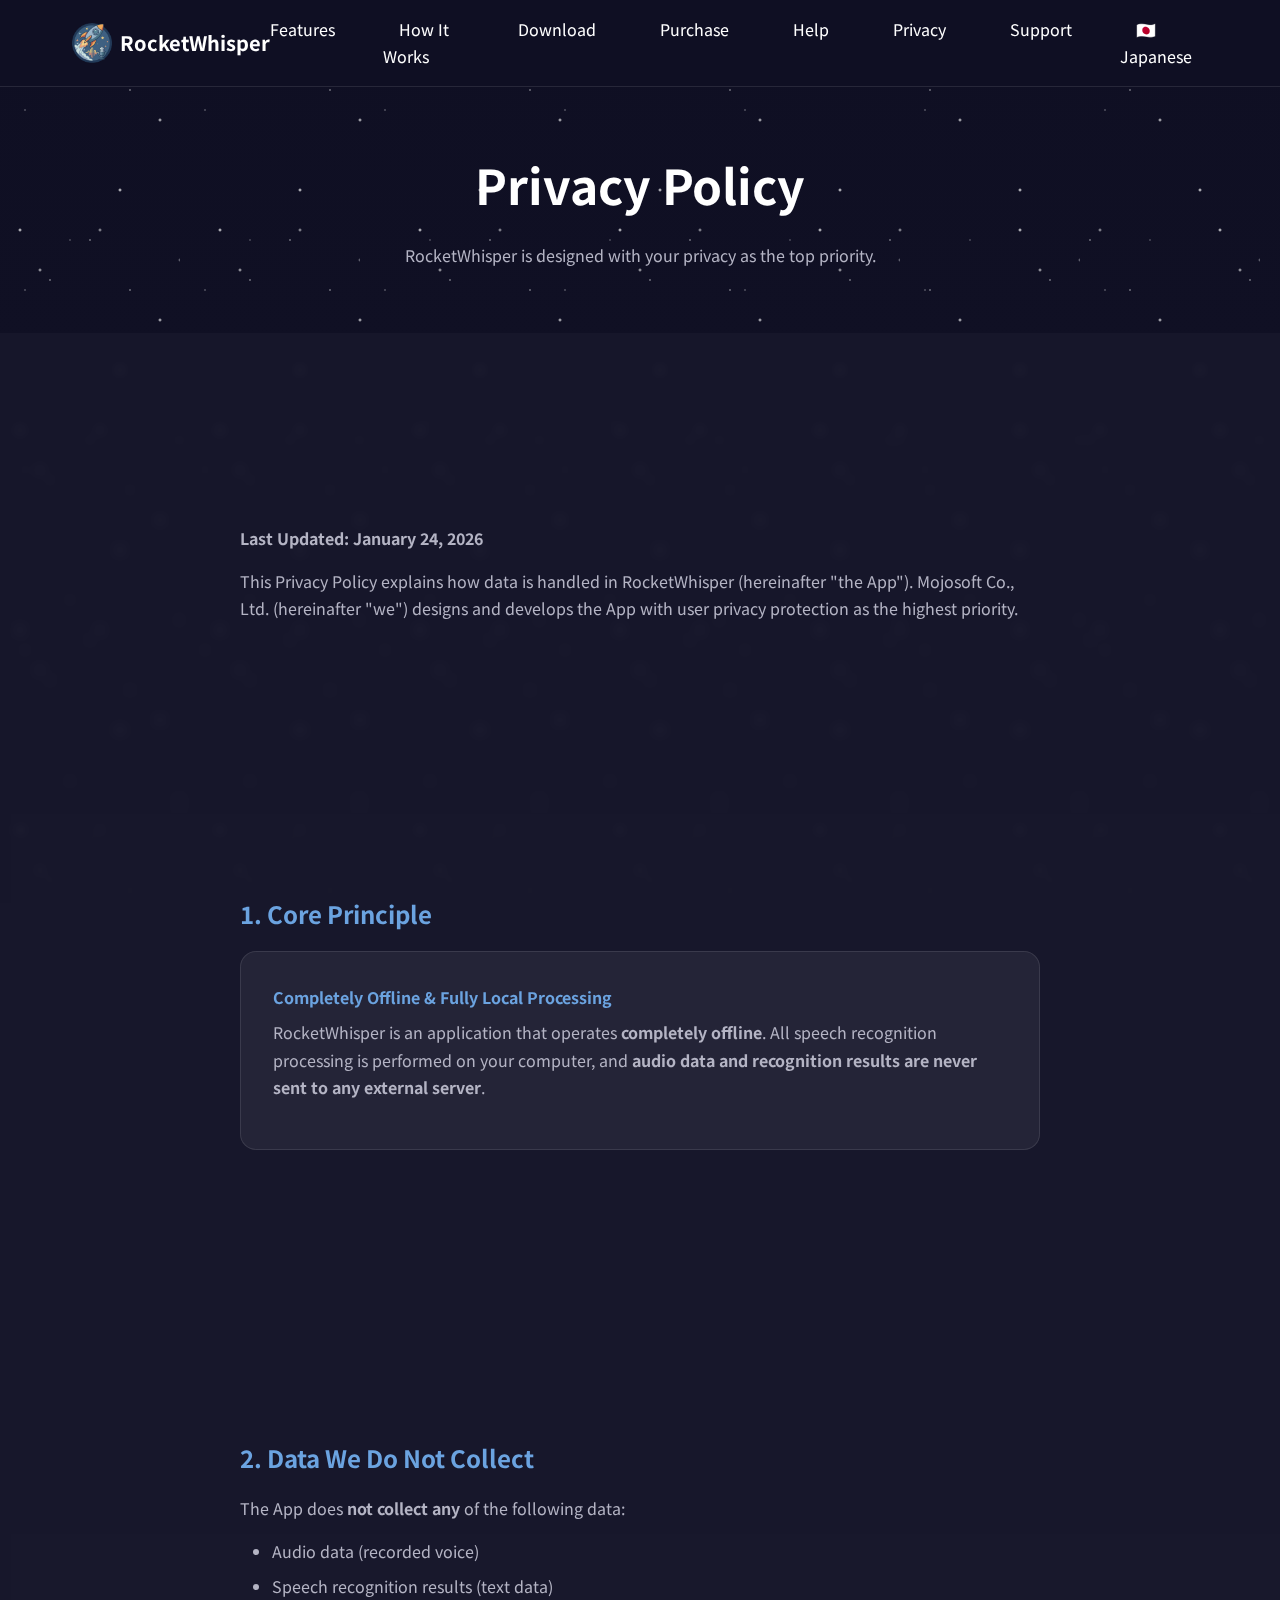
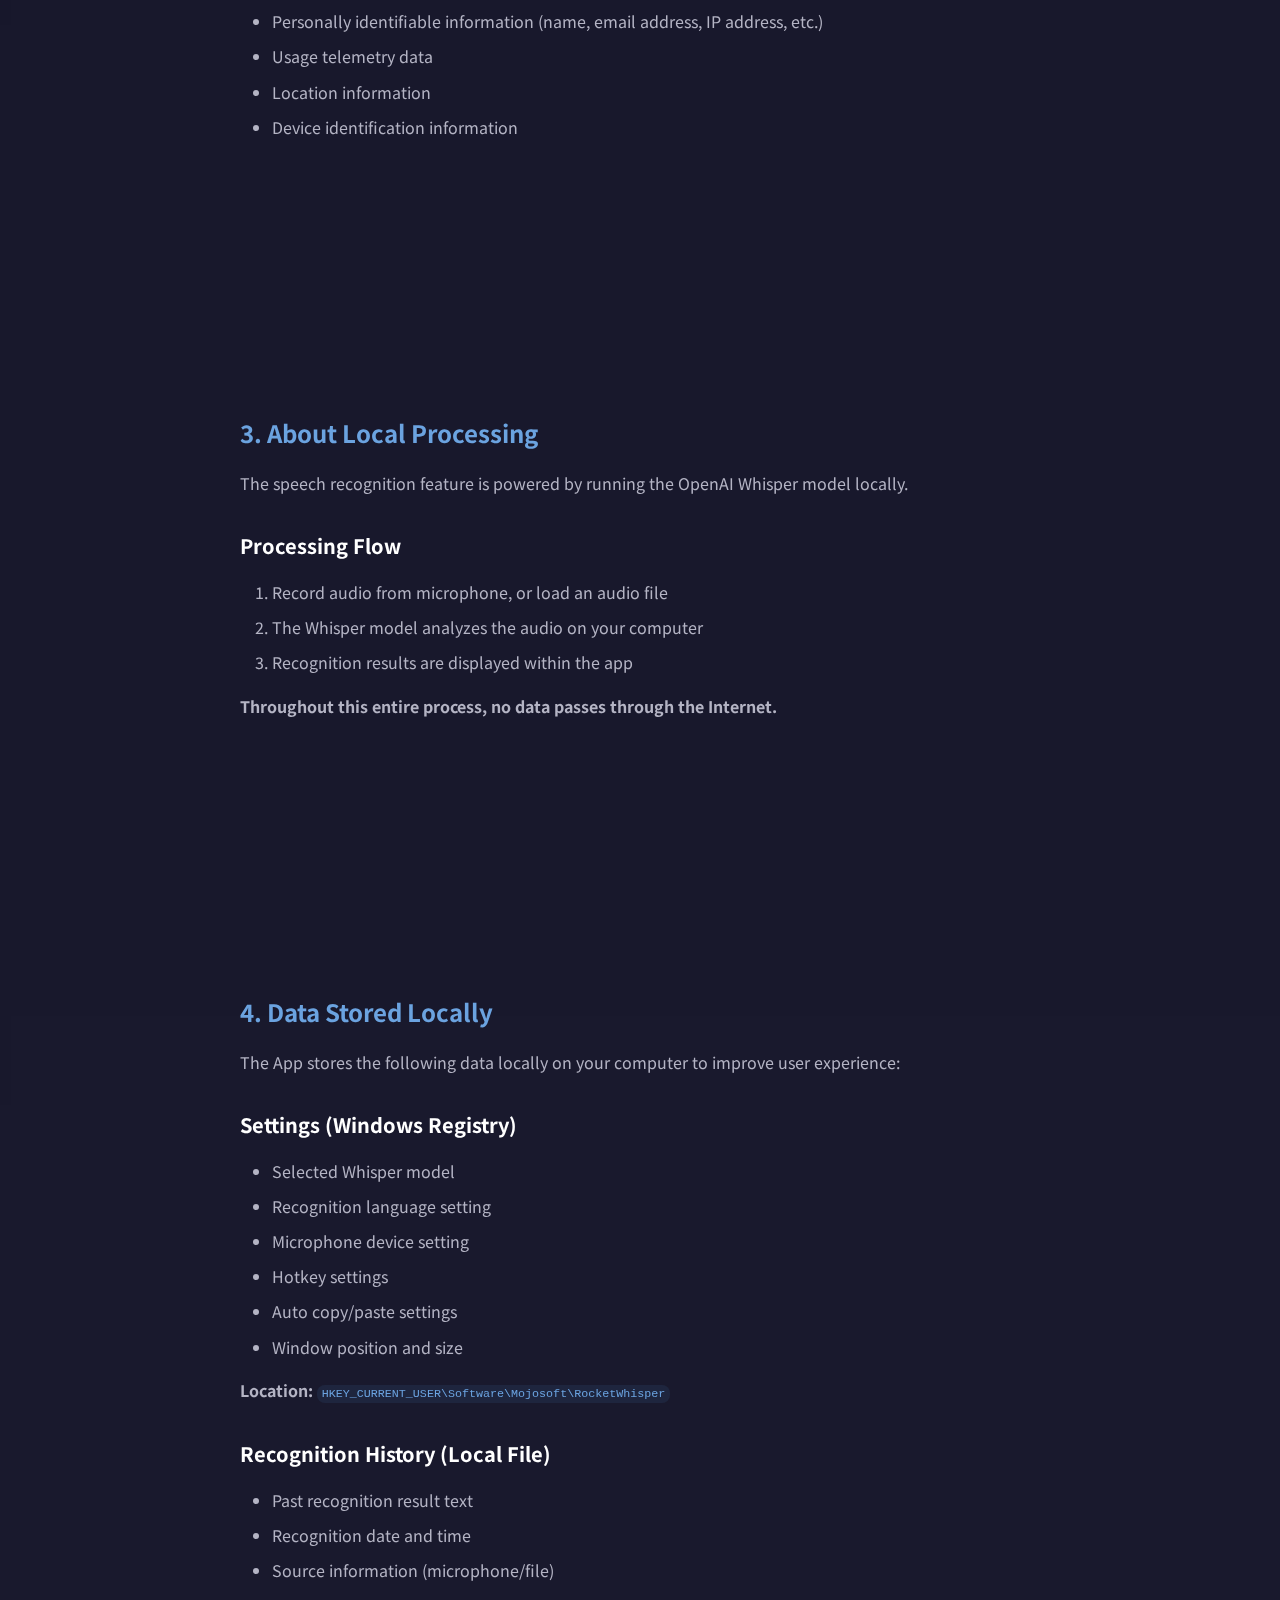
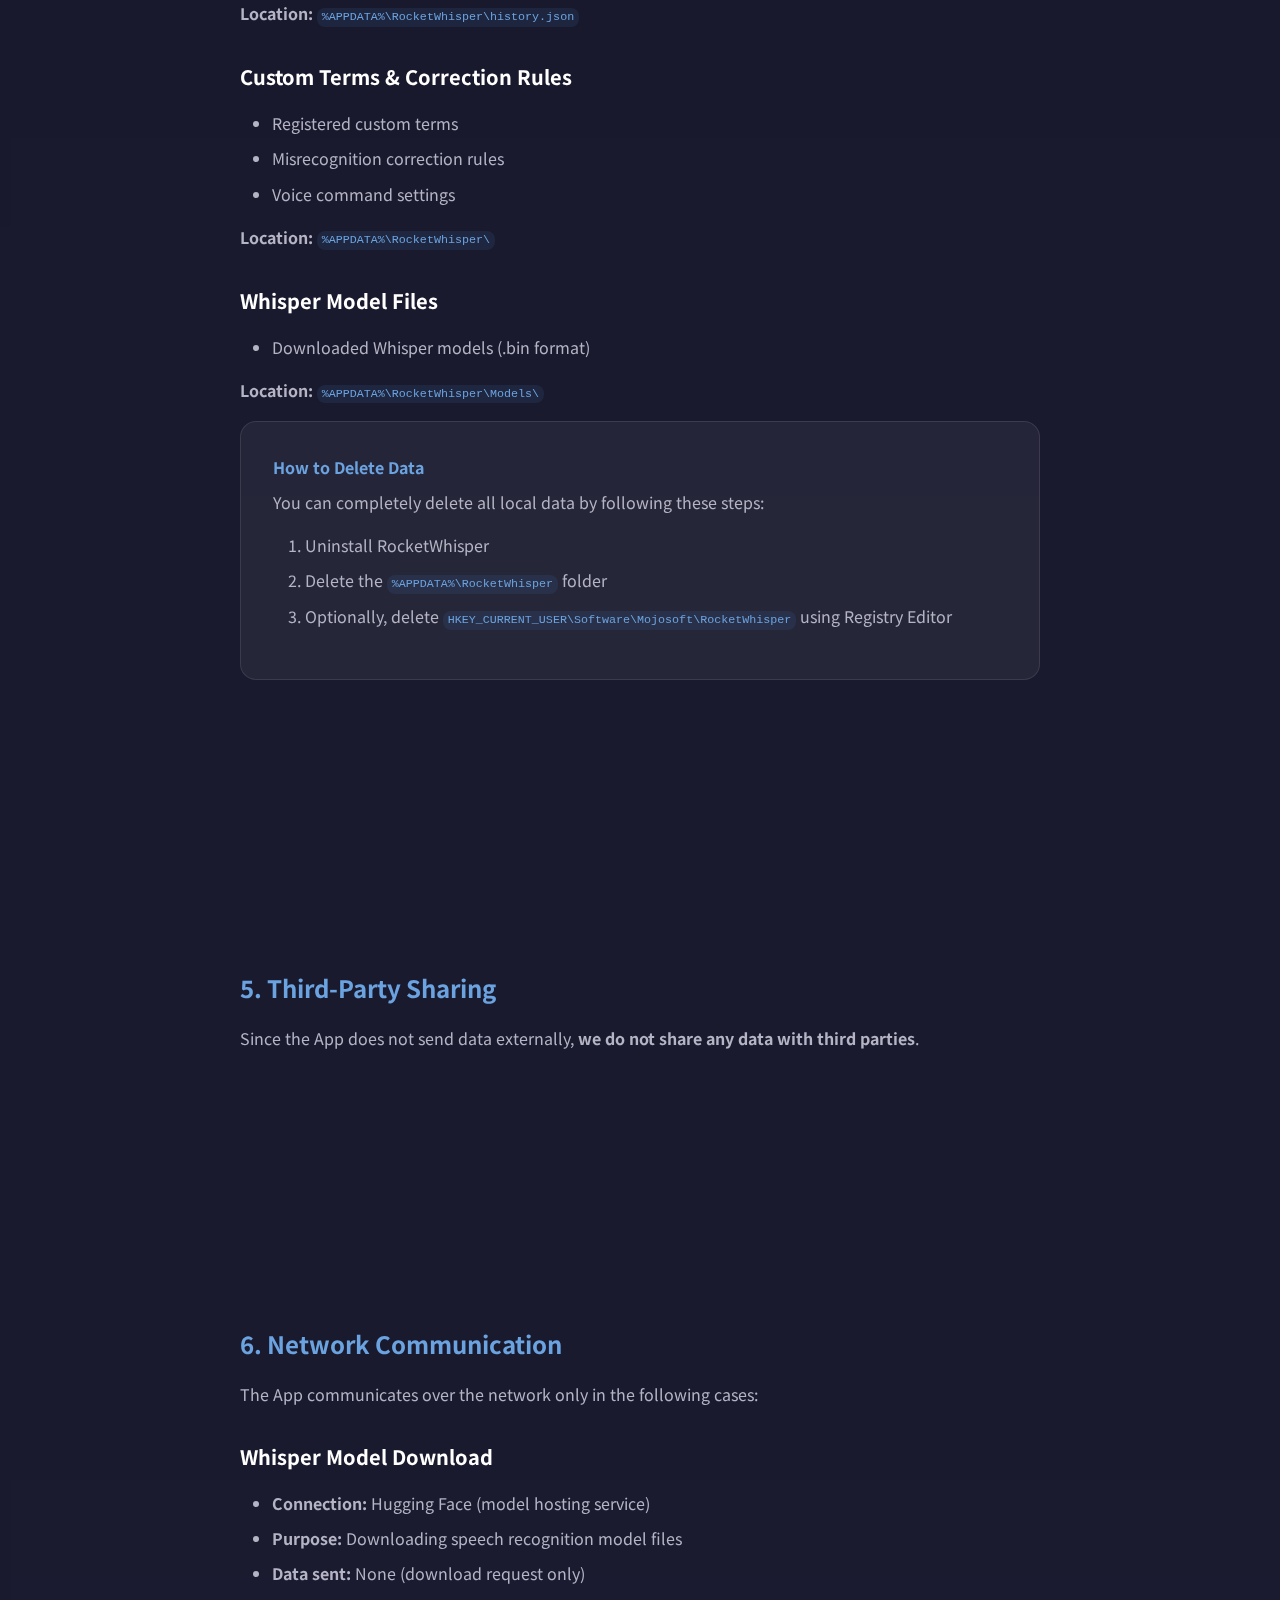
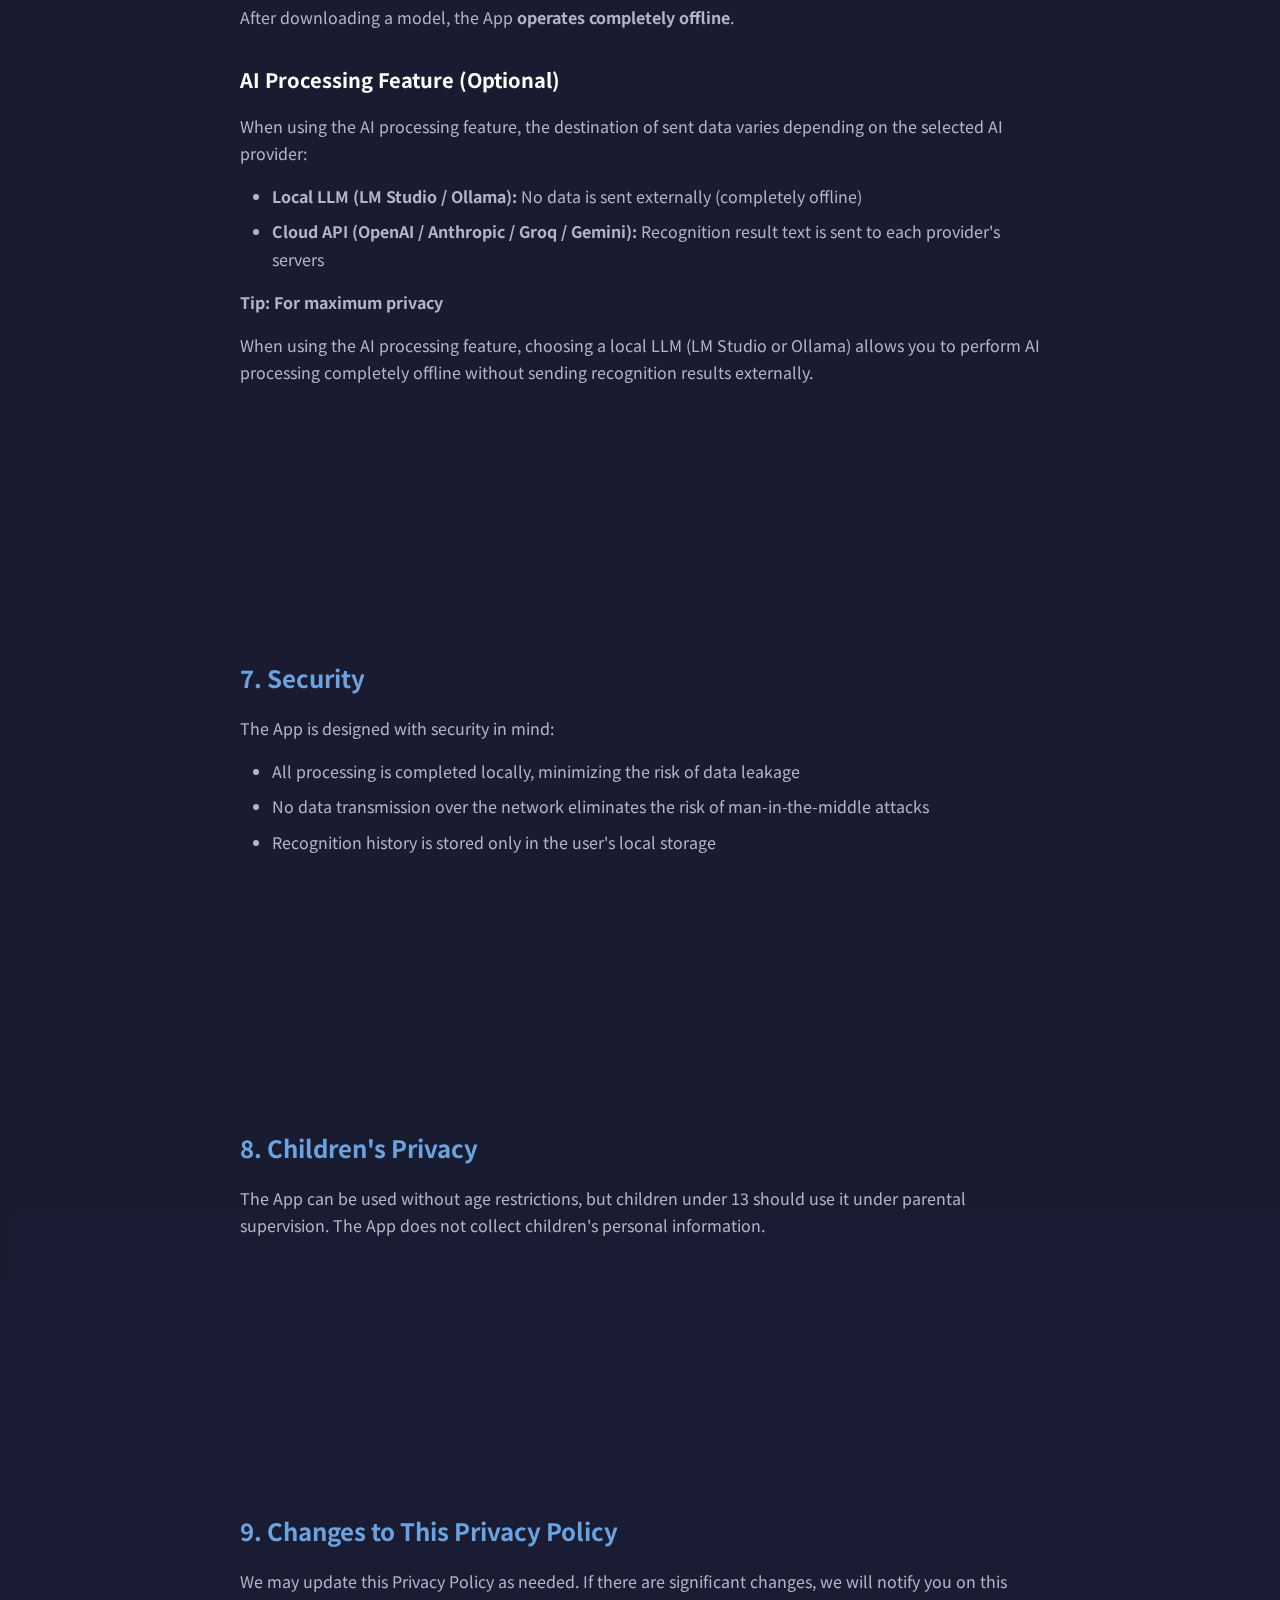
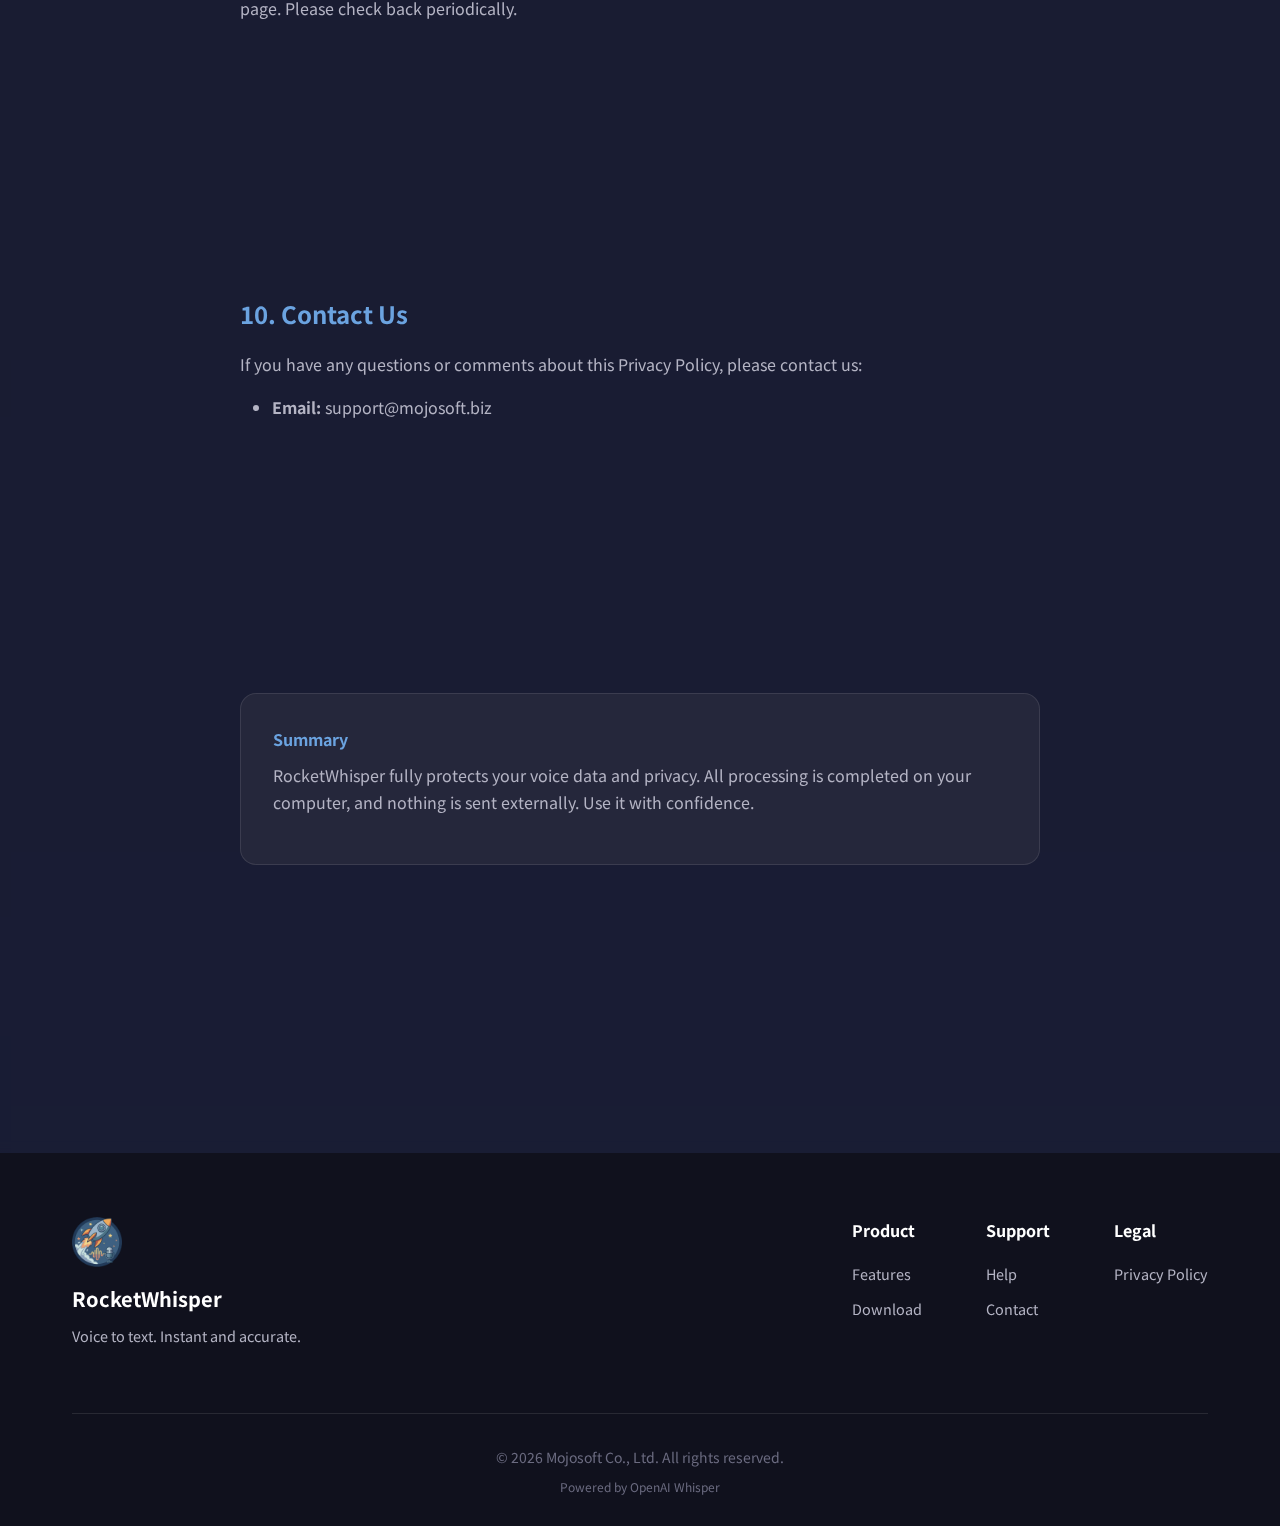
<file: en/privacy.html>
<!DOCTYPE html>
<html lang="en">
<head>
    <meta charset="UTF-8">
    <script>!function(){var l=localStorage.getItem("rw-lang");if("en"!==l&&"ja"===l){var p=location.pathname.split("/").pop()||"index.html";location.replace("../"+p+location.hash)}}();</script>
    <meta name="viewport" content="width=device-width, initial-scale=1.0">
    <meta name="description" content="RocketWhisper Privacy Policy. Learn how we handle your data.">
    <title>Privacy Policy - RocketWhisper</title>
    <link rel="icon" type="image/png" href="../images/RocketWhisper3.png">
    <link rel="stylesheet" href="../css/style.css">
    <link rel="preconnect" href="https://fonts.googleapis.com">
    <link rel="preconnect" href="https://fonts.gstatic.com" crossorigin>
    <link href="https://fonts.googleapis.com/css2?family=Inter:wght@400;500;700;900&family=Noto+Sans+JP:wght@400;500;700;900&display=swap" rel="stylesheet">
</head>
<body>
    <!-- Navigation -->
    <nav class="navbar">
        <div class="nav-container">
            <a href="index.html" class="nav-logo">
                <img src="../images/RocketWhisper3.png" alt="RocketWhisper" class="nav-icon">
                <span>RocketWhisper</span>
            </a>
            <button class="nav-toggle" aria-label="Menu">
                <span></span>
                <span></span>
                <span></span>
            </button>
            <ul class="nav-menu">
                <li><a href="index.html#features">Features</a></li>
                <li><a href="index.html#how-it-works">How It Works</a></li>
                <li><a href="index.html#download">Download</a></li>
                <li><a href="purchase.html">Purchase</a></li>
                <li><a href="help.html">Help</a></li>
                <li><a href="privacy.html" class="active">Privacy</a></li>
                <li><a href="support.html">Support</a></li>
                <li><a href="../privacy.html" onclick="localStorage.setItem('rw-lang','ja')">&#x1F1EF;&#x1F1F5; Japanese</a></li>
            </ul>
        </div>
    </nav>

    <!-- Page Header -->
    <header class="page-header">
        <div class="container">
            <h1>Privacy Policy</h1>
            <p>RocketWhisper is designed with your privacy as the top priority.</p>
        </div>
    </header>

    <!-- Main Content -->
    <main class="page-content">
        <div class="container">
            <section class="content-section">
                <p><strong>Last Updated: January 24, 2026</strong></p>
                <p>This Privacy Policy explains how data is handled in RocketWhisper (hereinafter "the App"). Mojosoft Co., Ltd. (hereinafter "we") designs and develops the App with user privacy protection as the highest priority.</p>
            </section>

            <section class="content-section">
                <h2>1. Core Principle</h2>
                <div class="info-card">
                    <h4>Completely Offline &amp; Fully Local Processing</h4>
                    <p>RocketWhisper is an application that operates <strong>completely offline</strong>. All speech recognition processing is performed on your computer, and <strong>audio data and recognition results are never sent to any external server</strong>.</p>
                </div>
            </section>

            <section class="content-section">
                <h2>2. Data We Do Not Collect</h2>
                <p>The App does <strong>not collect any</strong> of the following data:</p>
                <ul>
                    <li>Audio data (recorded voice)</li>
                    <li>Speech recognition results (text data)</li>
                    <li>Personally identifiable information (name, email address, IP address, etc.)</li>
                    <li>Usage telemetry data</li>
                    <li>Location information</li>
                    <li>Device identification information</li>
                </ul>
            </section>

            <section class="content-section">
                <h2>3. About Local Processing</h2>
                <p>The speech recognition feature is powered by running the OpenAI Whisper model locally.</p>

                <h3>Processing Flow</h3>
                <ol>
                    <li>Record audio from microphone, or load an audio file</li>
                    <li>The Whisper model analyzes the audio on your computer</li>
                    <li>Recognition results are displayed within the app</li>
                </ol>

                <p><strong>Throughout this entire process, no data passes through the Internet.</strong></p>
            </section>

            <section class="content-section">
                <h2>4. Data Stored Locally</h2>
                <p>The App stores the following data locally on your computer to improve user experience:</p>

                <h3>Settings (Windows Registry)</h3>
                <ul>
                    <li>Selected Whisper model</li>
                    <li>Recognition language setting</li>
                    <li>Microphone device setting</li>
                    <li>Hotkey settings</li>
                    <li>Auto copy/paste settings</li>
                    <li>Window position and size</li>
                </ul>
                <p><strong>Location:</strong> <code>HKEY_CURRENT_USER\Software\Mojosoft\RocketWhisper</code></p>

                <h3>Recognition History (Local File)</h3>
                <ul>
                    <li>Past recognition result text</li>
                    <li>Recognition date and time</li>
                    <li>Source information (microphone/file)</li>
                </ul>
                <p><strong>Location:</strong> <code>%APPDATA%\RocketWhisper\history.json</code></p>

                <h3>Custom Terms &amp; Correction Rules</h3>
                <ul>
                    <li>Registered custom terms</li>
                    <li>Misrecognition correction rules</li>
                    <li>Voice command settings</li>
                </ul>
                <p><strong>Location:</strong> <code>%APPDATA%\RocketWhisper\</code></p>

                <h3>Whisper Model Files</h3>
                <ul>
                    <li>Downloaded Whisper models (.bin format)</li>
                </ul>
                <p><strong>Location:</strong> <code>%APPDATA%\RocketWhisper\Models\</code></p>

                <div class="info-card">
                    <h4>How to Delete Data</h4>
                    <p>You can completely delete all local data by following these steps:</p>
                    <ol>
                        <li>Uninstall RocketWhisper</li>
                        <li>Delete the <code>%APPDATA%\RocketWhisper</code> folder</li>
                        <li>Optionally, delete <code>HKEY_CURRENT_USER\Software\Mojosoft\RocketWhisper</code> using Registry Editor</li>
                    </ol>
                </div>
            </section>

            <section class="content-section">
                <h2>5. Third-Party Sharing</h2>
                <p>Since the App does not send data externally, <strong>we do not share any data with third parties</strong>.</p>
            </section>

            <section class="content-section">
                <h2>6. Network Communication</h2>
                <p>The App communicates over the network only in the following cases:</p>

                <h3>Whisper Model Download</h3>
                <ul>
                    <li><strong>Connection:</strong> Hugging Face (model hosting service)</li>
                    <li><strong>Purpose:</strong> Downloading speech recognition model files</li>
                    <li><strong>Data sent:</strong> None (download request only)</li>
                </ul>

                <p>After downloading a model, the App <strong>operates completely offline</strong>.</p>

                <h3>AI Processing Feature (Optional)</h3>
                <p>When using the AI processing feature, the destination of sent data varies depending on the selected AI provider:</p>
                <ul>
                    <li><strong>Local LLM (LM Studio / Ollama):</strong> No data is sent externally (completely offline)</li>
                    <li><strong>Cloud API (OpenAI / Anthropic / Groq / Gemini):</strong> Recognition result text is sent to each provider's servers</li>
                </ul>

                <div class="tip-box">
                    <p><strong>Tip: For maximum privacy</strong></p>
                    <p>When using the AI processing feature, choosing a local LLM (LM Studio or Ollama) allows you to perform AI processing completely offline without sending recognition results externally.</p>
                </div>
            </section>

            <section class="content-section">
                <h2>7. Security</h2>
                <p>The App is designed with security in mind:</p>
                <ul>
                    <li>All processing is completed locally, minimizing the risk of data leakage</li>
                    <li>No data transmission over the network eliminates the risk of man-in-the-middle attacks</li>
                    <li>Recognition history is stored only in the user's local storage</li>
                </ul>
            </section>

            <section class="content-section">
                <h2>8. Children's Privacy</h2>
                <p>The App can be used without age restrictions, but children under 13 should use it under parental supervision. The App does not collect children's personal information.</p>
            </section>

            <section class="content-section">
                <h2>9. Changes to This Privacy Policy</h2>
                <p>We may update this Privacy Policy as needed. If there are significant changes, we will notify you on this page. Please check back periodically.</p>
            </section>

            <section class="content-section">
                <h2>10. Contact Us</h2>
                <p>If you have any questions or comments about this Privacy Policy, please contact us:</p>
                <ul>
                    <li><strong>Email:</strong> <a href="mailto:support@mojosoft.biz">support@mojosoft.biz</a></li>
                </ul>
            </section>

            <section class="content-section">
                <div class="info-card">
                    <h4>Summary</h4>
                    <p>RocketWhisper fully protects your voice data and privacy. All processing is completed on your computer, and nothing is sent externally. Use it with confidence.</p>
                </div>
            </section>
        </div>
    </main>

    <!-- Footer -->
    <footer class="footer">
        <div class="container">
            <div class="footer-content">
                <div class="footer-brand">
                    <img src="../images/RocketWhisper3.png" alt="RocketWhisper" class="footer-logo">
                    <span class="footer-name">RocketWhisper</span>
                    <p class="footer-tagline">Voice to text. Instant and accurate.</p>
                </div>
                <div class="footer-links">
                    <div class="footer-column">
                        <h4>Product</h4>
                        <ul>
                            <li><a href="index.html#features">Features</a></li>
                            <li><a href="index.html#download">Download</a></li>
                        </ul>
                    </div>
                    <div class="footer-column">
                        <h4>Support</h4>
                        <ul>
                            <li><a href="help.html">Help</a></li>
                            <li><a href="support.html">Contact</a></li>
                        </ul>
                    </div>
                    <div class="footer-column">
                        <h4>Legal</h4>
                        <ul>
                            <li><a href="privacy.html">Privacy Policy</a></li>
                        </ul>
                    </div>
                </div>
            </div>
            <div class="footer-bottom">
                <p>&copy; 2026 Mojosoft Co., Ltd. All rights reserved.</p>
                <p class="footer-credits">Powered by OpenAI Whisper</p>
            </div>
        </div>
    </footer>

    <script src="../js/main.js"></script>
</body>
</html>
</file>
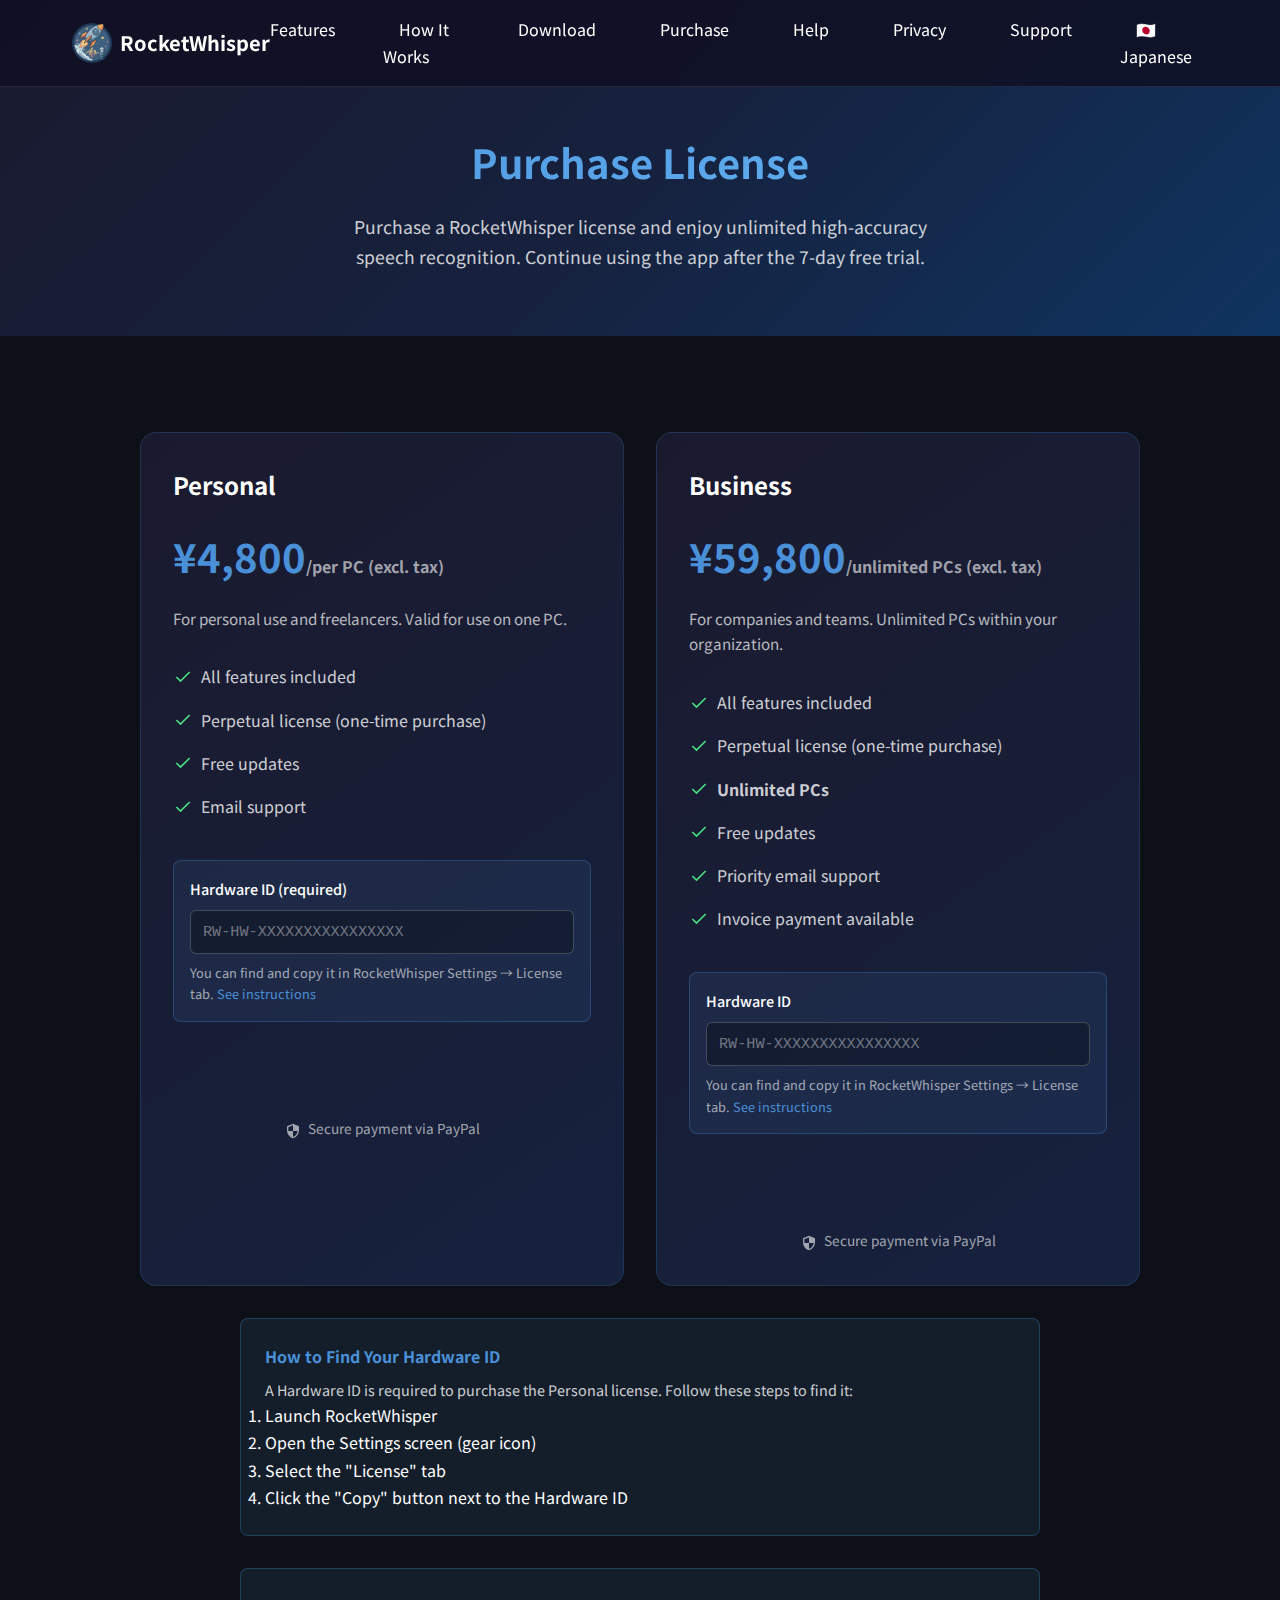
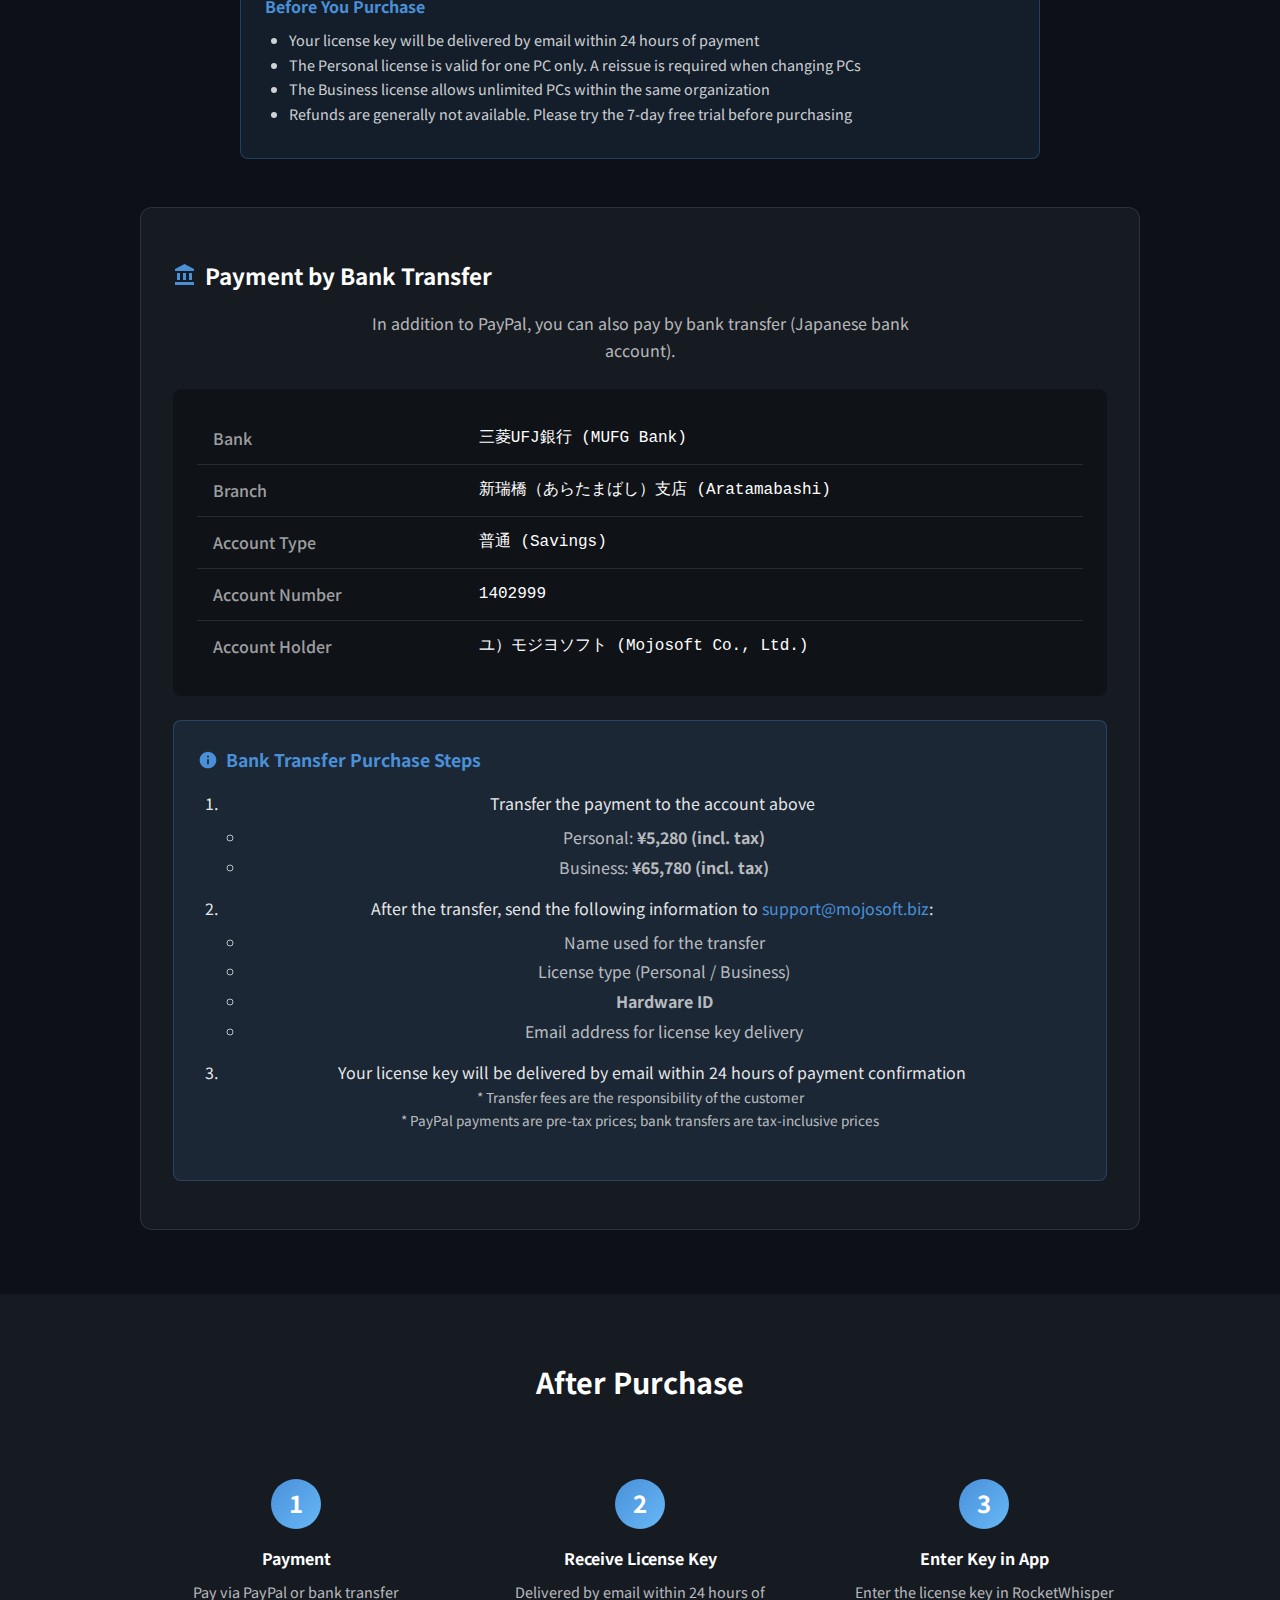
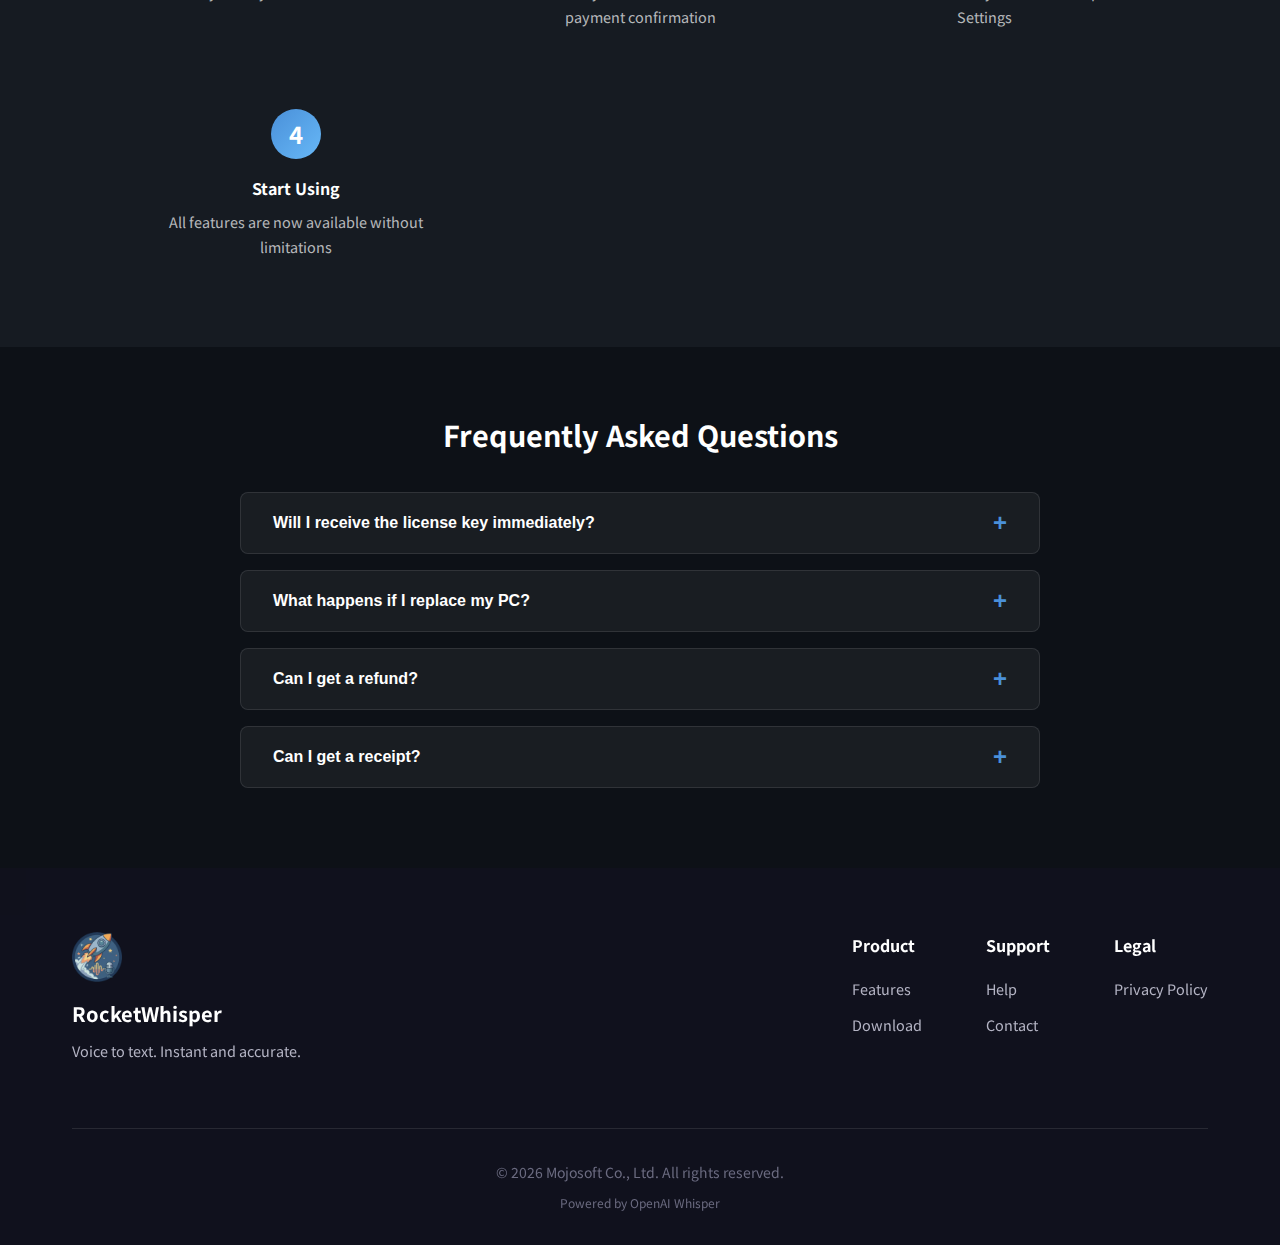
<file: en/purchase.html>
<!DOCTYPE html>
<html lang="en">
<head>
    <meta charset="UTF-8">
    <meta name="viewport" content="width=device-width, initial-scale=1.0">
    <meta name="description" content="Purchase RocketWhisper License - Buy a license for the AI speech recognition app">
    <meta name="keywords" content="RocketWhisper, license, purchase, speech recognition">
    <meta property="og:title" content="RocketWhisper - Purchase License">
    <meta property="og:description" content="Purchase a RocketWhisper license to unlock all features">
    <title>Purchase License - RocketWhisper</title>
    <link rel="icon" type="image/png" href="../images/RocketWhisper3.png">
    <link rel="stylesheet" href="../css/style.css">
    <link rel="preconnect" href="https://fonts.googleapis.com">
    <link rel="preconnect" href="https://fonts.gstatic.com" crossorigin>
    <link href="https://fonts.googleapis.com/css2?family=Inter:wght@400;500;700;900&family=Noto+Sans+JP:wght@400;500;700;900&display=swap" rel="stylesheet">
    <style>
        /* Purchase page styles */
        .purchase-hero {
            background: linear-gradient(135deg, #1a1a2e 0%, #16213e 50%, #0f3460 100%);
            padding: 8rem 2rem 4rem;
            text-align: center;
        }

        .purchase-hero h1 {
            font-size: 2.5rem;
            margin-bottom: 1rem;
            background: linear-gradient(135deg, #4A90D9, #67B8F7);
            -webkit-background-clip: text;
            -webkit-text-fill-color: transparent;
            background-clip: text;
        }

        .purchase-hero p {
            color: rgba(255, 255, 255, 0.8);
            font-size: 1.1rem;
            max-width: 600px;
            margin: 0 auto;
        }

        .pricing-section {
            padding: 4rem 2rem;
            background: #0d1117;
        }

        .pricing-container {
            max-width: 1000px;
            margin: 0 auto;
        }

        .pricing-grid {
            display: grid;
            grid-template-columns: repeat(auto-fit, minmax(320px, 1fr));
            gap: 2rem;
            margin-top: 2rem;
        }

        .pricing-card {
            background: linear-gradient(145deg, #1a1a2e, #16213e);
            border-radius: 16px;
            padding: 2rem;
            border: 1px solid rgba(74, 144, 217, 0.2);
            transition: transform 0.3s ease, box-shadow 0.3s ease;
        }

        .pricing-card:hover {
            transform: translateY(-5px);
            box-shadow: 0 20px 40px rgba(74, 144, 217, 0.2);
        }

        .pricing-card.recommended {
            border: 2px solid #4A90D9;
            position: relative;
        }

        .pricing-card.recommended::before {
            content: "Recommended";
            position: absolute;
            top: -12px;
            left: 50%;
            transform: translateX(-50%);
            background: linear-gradient(135deg, #4A90D9, #67B8F7);
            color: white;
            padding: 4px 16px;
            border-radius: 20px;
            font-size: 0.85rem;
            font-weight: bold;
        }

        .pricing-card h3 {
            color: white;
            font-size: 1.5rem;
            margin-bottom: 0.5rem;
        }

        .pricing-card .price {
            font-size: 2.5rem;
            font-weight: bold;
            color: #4A90D9;
            margin: 1rem 0;
        }

        .pricing-card .price span {
            font-size: 1rem;
            color: rgba(255, 255, 255, 0.6);
        }

        .pricing-card .description {
            color: rgba(255, 255, 255, 0.7);
            margin-bottom: 1.5rem;
            font-size: 0.95rem;
        }

        .pricing-card ul {
            list-style: none;
            padding: 0;
            margin-bottom: 2rem;
        }

        .pricing-card ul li {
            color: rgba(255, 255, 255, 0.8);
            padding: 0.5rem 0;
            display: flex;
            align-items: center;
            gap: 0.5rem;
        }

        .pricing-card ul li svg {
            width: 20px;
            height: 20px;
            color: #4ADE80;
            flex-shrink: 0;
        }

        .paypal-button-container {
            min-height: 55px;
        }

        .payment-note {
            text-align: center;
            color: rgba(255, 255, 255, 0.6);
            font-size: 0.85rem;
            margin-top: 1rem;
        }

        .payment-note svg {
            width: 16px;
            height: 16px;
            vertical-align: middle;
            margin-right: 4px;
        }

        /* Hardware ID input */
        .hardware-id-section {
            margin-bottom: 1.5rem;
            padding: 1rem;
            background: rgba(74, 144, 217, 0.1);
            border: 1px solid rgba(74, 144, 217, 0.3);
            border-radius: 8px;
        }

        .hardware-id-section label {
            display: block;
            color: white;
            font-size: 0.9rem;
            margin-bottom: 0.5rem;
            font-weight: 500;
        }

        .hardware-id-section input {
            width: 100%;
            padding: 0.75rem;
            border: 1px solid rgba(255, 255, 255, 0.2);
            border-radius: 6px;
            background: rgba(0, 0, 0, 0.3);
            color: white;
            font-size: 0.95rem;
            font-family: 'Consolas', 'Monaco', monospace;
            box-sizing: border-box;
        }

        .hardware-id-section input:focus {
            outline: none;
            border-color: #4A90D9;
            box-shadow: 0 0 0 2px rgba(74, 144, 217, 0.2);
        }

        .hardware-id-section input::placeholder {
            color: rgba(255, 255, 255, 0.4);
        }

        .hardware-id-section .help-text {
            color: rgba(255, 255, 255, 0.6);
            font-size: 0.8rem;
            margin-top: 0.5rem;
        }

        .hardware-id-section .help-text a {
            color: #4A90D9;
            text-decoration: none;
        }

        .hardware-id-section .help-text a:hover {
            text-decoration: underline;
        }

        .hardware-id-error {
            color: #FF6B6B;
            font-size: 0.85rem;
            margin-top: 0.5rem;
            display: none;
        }

        /* Bank transfer section */
        .bank-transfer-section {
            margin-top: 3rem;
            padding: 2rem;
            background: rgba(255, 255, 255, 0.05);
            border: 1px solid rgba(255, 255, 255, 0.1);
            border-radius: 12px;
        }

        .bank-transfer-section h3 {
            color: white;
            font-size: 1.4rem;
            margin-bottom: 1rem;
            display: flex;
            align-items: center;
            gap: 0.5rem;
        }

        .bank-transfer-section h3 svg {
            color: #4A90D9;
        }

        .bank-description {
            color: rgba(255, 255, 255, 0.7);
            margin-bottom: 1.5rem;
        }

        .bank-info {
            background: rgba(0, 0, 0, 0.3);
            border-radius: 8px;
            padding: 1.5rem;
            margin-bottom: 1.5rem;
        }

        .bank-table {
            width: 100%;
            border-collapse: collapse;
        }

        .bank-table th,
        .bank-table td {
            padding: 0.75rem 1rem;
            text-align: left;
            border-bottom: 1px solid rgba(255, 255, 255, 0.1);
        }

        .bank-table th {
            color: rgba(255, 255, 255, 0.6);
            font-weight: 500;
            width: 30%;
        }

        .bank-table td {
            color: white;
            font-family: 'Consolas', 'Monaco', monospace;
        }

        .bank-table tr:last-child th,
        .bank-table tr:last-child td {
            border-bottom: none;
        }

        .bank-notice {
            background: rgba(74, 144, 217, 0.1);
            border: 1px solid rgba(74, 144, 217, 0.3);
            border-radius: 8px;
            padding: 1.5rem;
        }

        .bank-notice h4 {
            color: #4A90D9;
            font-size: 1.1rem;
            margin-bottom: 1rem;
            display: flex;
            align-items: center;
            gap: 0.5rem;
        }

        .bank-notice ol {
            color: rgba(255, 255, 255, 0.9);
            padding-left: 1.5rem;
            margin: 0;
        }

        .bank-notice ol li {
            margin-bottom: 1rem;
            line-height: 1.6;
        }

        .bank-notice ol li:last-child {
            margin-bottom: 0;
        }

        .bank-notice ol ul {
            margin-top: 0.5rem;
            padding-left: 1.5rem;
            color: rgba(255, 255, 255, 0.7);
        }

        .bank-notice ol ul li {
            margin-bottom: 0.25rem;
        }

        .bank-notice a {
            color: #4A90D9;
            text-decoration: none;
        }

        .bank-notice a:hover {
            text-decoration: underline;
        }

        .bank-note {
            color: rgba(255, 255, 255, 0.5);
            font-size: 0.85rem;
            margin-top: 1rem;
            margin-bottom: 0;
        }

        /* Purchase complete modal */
        .success-modal-overlay {
            display: none;
            position: fixed;
            top: 0;
            left: 0;
            width: 100%;
            height: 100%;
            background: rgba(0, 0, 0, 0.85);
            z-index: 10000;
            justify-content: center;
            align-items: center;
            padding: 1rem;
            box-sizing: border-box;
        }

        .success-modal-overlay.active {
            display: flex;
        }

        .success-modal {
            background: linear-gradient(135deg, #1a1a2e 0%, #16213e 50%, #0f3460 100%);
            border-radius: 16px;
            padding: 2.5rem;
            max-width: 500px;
            width: 100%;
            text-align: center;
            box-shadow: 0 20px 60px rgba(0, 0, 0, 0.5);
            animation: modalSlideIn 0.3s ease-out;
        }

        @keyframes modalSlideIn {
            from {
                opacity: 0;
                transform: translateY(-20px) scale(0.95);
            }
            to {
                opacity: 1;
                transform: translateY(0) scale(1);
            }
        }

        .success-icon {
            width: 80px;
            height: 80px;
            background: linear-gradient(135deg, #4ADE80, #22C55E);
            border-radius: 50%;
            display: flex;
            align-items: center;
            justify-content: center;
            margin: 0 auto 1.5rem;
            animation: successPop 0.5s ease-out 0.2s both;
        }

        @keyframes successPop {
            0% {
                transform: scale(0);
            }
            50% {
                transform: scale(1.2);
            }
            100% {
                transform: scale(1);
            }
        }

        .success-icon svg {
            width: 40px;
            height: 40px;
            color: white;
        }

        .success-modal h2 {
            color: white;
            font-size: 1.8rem;
            margin-bottom: 0.5rem;
        }

        .success-modal .success-subtitle {
            color: #4ADE80;
            font-size: 1rem;
            margin-bottom: 1.5rem;
        }

        .success-details {
            background: rgba(0, 0, 0, 0.3);
            border-radius: 12px;
            padding: 1.5rem;
            margin-bottom: 1.5rem;
            text-align: left;
        }

        .success-details .detail-row {
            display: flex;
            justify-content: space-between;
            padding: 0.75rem 0;
            border-bottom: 1px solid rgba(255, 255, 255, 0.1);
        }

        .success-details .detail-row:last-child {
            border-bottom: none;
        }

        .success-details .detail-label {
            color: rgba(255, 255, 255, 0.6);
            font-size: 0.9rem;
        }

        .success-details .detail-value {
            color: white;
            font-weight: 500;
            font-size: 0.9rem;
            word-break: break-all;
        }

        .success-next-steps {
            background: rgba(74, 144, 217, 0.15);
            border: 1px solid rgba(74, 144, 217, 0.3);
            border-radius: 12px;
            padding: 1.25rem;
            margin-bottom: 1.5rem;
        }

        .success-next-steps h4 {
            color: #4A90D9;
            font-size: 1rem;
            margin-bottom: 0.75rem;
            display: flex;
            align-items: center;
            justify-content: center;
            gap: 0.5rem;
        }

        .success-next-steps p {
            color: rgba(255, 255, 255, 0.9);
            font-size: 0.9rem;
            line-height: 1.6;
            margin: 0;
        }

        .success-close-btn {
            background: linear-gradient(135deg, #4A90D9, #67B8F7);
            color: white;
            border: none;
            padding: 1rem 2.5rem;
            border-radius: 8px;
            font-size: 1rem;
            font-weight: 600;
            cursor: pointer;
            transition: transform 0.2s, box-shadow 0.2s;
        }

        .success-close-btn:hover {
            transform: translateY(-2px);
            box-shadow: 0 8px 20px rgba(74, 144, 217, 0.4);
        }

        /* After purchase section */
        .process-section {
            padding: 4rem 2rem;
            background: #161b22;
        }

        .process-section h2 {
            text-align: center;
            color: white;
            font-size: 1.8rem;
            margin-bottom: 3rem;
        }

        .process-steps {
            display: grid;
            grid-template-columns: repeat(auto-fit, minmax(250px, 1fr));
            gap: 2rem;
            max-width: 1000px;
            margin: 0 auto;
        }

        .process-step {
            text-align: center;
            padding: 1.5rem;
        }

        .process-step .step-number {
            width: 50px;
            height: 50px;
            background: linear-gradient(135deg, #4A90D9, #67B8F7);
            border-radius: 50%;
            display: flex;
            align-items: center;
            justify-content: center;
            color: white;
            font-size: 1.5rem;
            font-weight: bold;
            margin: 0 auto 1rem;
        }

        .process-step h4 {
            color: white;
            margin-bottom: 0.5rem;
        }

        .process-step p {
            color: rgba(255, 255, 255, 0.7);
            font-size: 0.9rem;
        }

        /* FAQ section */
        .purchase-faq {
            padding: 4rem 2rem;
            background: #0d1117;
        }

        .purchase-faq h2 {
            text-align: center;
            color: white;
            font-size: 1.8rem;
            margin-bottom: 2rem;
        }

        .faq-list {
            max-width: 800px;
            margin: 0 auto;
        }

        /* Notice boxes */
        .notice-box {
            background: rgba(74, 144, 217, 0.1);
            border: 1px solid rgba(74, 144, 217, 0.3);
            border-radius: 8px;
            padding: 1.5rem;
            margin: 2rem auto;
            max-width: 800px;
        }

        .notice-box h4 {
            color: #4A90D9;
            margin-bottom: 0.5rem;
        }

        .notice-box p, .notice-box ul {
            color: rgba(255, 255, 255, 0.8);
            font-size: 0.9rem;
        }

        .notice-box ul {
            margin: 0.5rem 0;
            padding-left: 1.5rem;
        }

        /* Bank transfer option */
        .bank-transfer-section {
            padding: 3rem 2rem;
            background: #161b22;
            text-align: center;
        }

        .bank-transfer-section h3 {
            color: white;
            margin-bottom: 1rem;
        }

        .bank-transfer-section p {
            color: rgba(255, 255, 255, 0.7);
            max-width: 600px;
            margin: 0 auto 1.5rem;
        }

        .contact-button {
            display: inline-flex;
            align-items: center;
            gap: 0.5rem;
            background: transparent;
            border: 2px solid #4A90D9;
            color: #4A90D9;
            padding: 0.75rem 1.5rem;
            border-radius: 8px;
            text-decoration: none;
            font-weight: 500;
            transition: all 0.3s ease;
        }

        .contact-button:hover {
            background: #4A90D9;
            color: white;
        }

        .contact-button svg {
            width: 20px;
            height: 20px;
        }
    </style>
</head>
<body>
    <!-- Navigation -->
    <nav class="navbar">
        <div class="nav-container">
            <a href="index.html" class="nav-logo">
                <img src="../images/RocketWhisper3.png" alt="RocketWhisper" class="nav-icon">
                <span>RocketWhisper</span>
            </a>
            <button class="nav-toggle" aria-label="Menu">
                <span></span>
                <span></span>
                <span></span>
            </button>
            <ul class="nav-menu">
                <li><a href="index.html#features">Features</a></li>
                <li><a href="index.html#how-it-works">How It Works</a></li>
                <li><a href="index.html#download">Download</a></li>
                <li><a href="purchase.html" class="active">Purchase</a></li>
                <li><a href="help.html">Help</a></li>
                <li><a href="privacy.html">Privacy</a></li>
                <li><a href="support.html">Support</a></li>
                <li><a href="../purchase.html">&#x1F1EF;&#x1F1F5; Japanese</a></li>
            </ul>
        </div>
    </nav>

    <!-- Hero Section -->
    <section class="purchase-hero">
        <h1>Purchase License</h1>
        <p>Purchase a RocketWhisper license and enjoy unlimited high-accuracy speech recognition. Continue using the app after the 7-day free trial.</p>
    </section>

    <!-- Pricing Section -->
    <section class="pricing-section">
        <div class="pricing-container">
            <div class="pricing-grid">
                <!-- Personal -->
                <div class="pricing-card">
                    <h3>Personal</h3>
                    <div class="price">&#165;4,800<span>/per PC (excl. tax)</span></div>
                    <p class="description">For personal use and freelancers. Valid for use on one PC.</p>
                    <ul>
                        <li>
                            <svg viewBox="0 0 24 24" fill="none" stroke="currentColor" stroke-width="2">
                                <polyline points="20 6 9 17 4 12"></polyline>
                            </svg>
                            All features included
                        </li>
                        <li>
                            <svg viewBox="0 0 24 24" fill="none" stroke="currentColor" stroke-width="2">
                                <polyline points="20 6 9 17 4 12"></polyline>
                            </svg>
                            Perpetual license (one-time purchase)
                        </li>
                        <li>
                            <svg viewBox="0 0 24 24" fill="none" stroke="currentColor" stroke-width="2">
                                <polyline points="20 6 9 17 4 12"></polyline>
                            </svg>
                            Free updates
                        </li>
                        <li>
                            <svg viewBox="0 0 24 24" fill="none" stroke="currentColor" stroke-width="2">
                                <polyline points="20 6 9 17 4 12"></polyline>
                            </svg>
                            Email support
                        </li>
                    </ul>
                    <!-- Hardware ID input (required for Personal - 1 PC only) -->
                    <div class="hardware-id-section">
                        <label for="hardware-id-input">Hardware ID (required)</label>
                        <input type="text" id="hardware-id-input" placeholder="RW-HW-XXXXXXXXXXXXXXXX" maxlength="24">
                        <p class="help-text">
                            You can find and copy it in RocketWhisper Settings &rarr; License tab.
                            <a href="#hardware-id-guide">See instructions</a>
                        </p>
                        <p id="hardware-id-error" class="hardware-id-error">Please enter your Hardware ID</p>
                    </div>
                    <div id="paypal-button-personal" class="paypal-button-container"></div>
                    <p class="payment-note">
                        <svg viewBox="0 0 24 24" fill="currentColor">
                            <path d="M12 1L3 5v6c0 5.55 3.84 10.74 9 12 5.16-1.26 9-6.45 9-12V5l-9-4zm0 10.99h7c-.53 4.12-3.28 7.79-7 8.94V12H5V6.3l7-3.11v8.8z"/>
                        </svg>
                        Secure payment via PayPal
                    </p>
                </div>

                <!-- Business -->
                <div class="pricing-card">
                    <h3>Business</h3>
                    <div class="price">&#165;59,800<span>/unlimited PCs (excl. tax)</span></div>
                    <p class="description">For companies and teams. Unlimited PCs within your organization.</p>
                    <ul>
                        <li>
                            <svg viewBox="0 0 24 24" fill="none" stroke="currentColor" stroke-width="2">
                                <polyline points="20 6 9 17 4 12"></polyline>
                            </svg>
                            All features included
                        </li>
                        <li>
                            <svg viewBox="0 0 24 24" fill="none" stroke="currentColor" stroke-width="2">
                                <polyline points="20 6 9 17 4 12"></polyline>
                            </svg>
                            Perpetual license (one-time purchase)
                        </li>
                        <li>
                            <svg viewBox="0 0 24 24" fill="none" stroke="currentColor" stroke-width="2">
                                <polyline points="20 6 9 17 4 12"></polyline>
                            </svg>
                            <strong>Unlimited PCs</strong>
                        </li>
                        <li>
                            <svg viewBox="0 0 24 24" fill="none" stroke="currentColor" stroke-width="2">
                                <polyline points="20 6 9 17 4 12"></polyline>
                            </svg>
                            Free updates
                        </li>
                        <li>
                            <svg viewBox="0 0 24 24" fill="none" stroke="currentColor" stroke-width="2">
                                <polyline points="20 6 9 17 4 12"></polyline>
                            </svg>
                            Priority email support
                        </li>
                        <li>
                            <svg viewBox="0 0 24 24" fill="none" stroke="currentColor" stroke-width="2">
                                <polyline points="20 6 9 17 4 12"></polyline>
                            </svg>
                            Invoice payment available
                        </li>
                    </ul>
                    <!-- Hardware ID input (Business) -->
                    <div class="hardware-id-section">
                        <label for="hardware-id-input-business">Hardware ID</label>
                        <input type="text" id="hardware-id-input-business" placeholder="RW-HW-XXXXXXXXXXXXXXXX" maxlength="24">
                        <p class="help-text">
                            You can find and copy it in RocketWhisper Settings &rarr; License tab.
                            <a href="#hardware-id-guide">See instructions</a>
                        </p>
                    </div>
                    <div id="paypal-button-business" class="paypal-button-container"></div>
                    <p class="payment-note">
                        <svg viewBox="0 0 24 24" fill="currentColor">
                            <path d="M12 1L3 5v6c0 5.55 3.84 10.74 9 12 5.16-1.26 9-6.45 9-12V5l-9-4zm0 10.99h7c-.53 4.12-3.28 7.79-7 8.94V12H5V6.3l7-3.11v8.8z"/>
                        </svg>
                        Secure payment via PayPal
                    </p>
                </div>
            </div>

            <div class="notice-box" id="hardware-id-guide">
                <h4>How to Find Your Hardware ID</h4>
                <p>A Hardware ID is required to purchase the Personal license. Follow these steps to find it:</p>
                <ol>
                    <li>Launch RocketWhisper</li>
                    <li>Open the Settings screen (gear icon)</li>
                    <li>Select the "License" tab</li>
                    <li>Click the "Copy" button next to the Hardware ID</li>
                </ol>
            </div>

            <div class="notice-box">
                <h4>Before You Purchase</h4>
                <ul>
                    <li>Your license key will be delivered by email within 24 hours of payment</li>
                    <li>The Personal license is valid for one PC only. A reissue is required when changing PCs</li>
                    <li>The Business license allows unlimited PCs within the same organization</li>
                    <li>Refunds are generally not available. Please try the 7-day free trial before purchasing</li>
                </ul>
            </div>

            <!-- Bank Transfer -->
            <div class="bank-transfer-section">
                <h3>
                    <svg viewBox="0 0 24 24" fill="currentColor" width="24" height="24">
                        <path d="M4 10v7h3v-7H4zm6 0v7h3v-7h-3zM2 22h19v-3H2v3zm14-12v7h3v-7h-3zm-4.5-9L2 6v2h19V6l-9.5-5z"/>
                    </svg>
                    Payment by Bank Transfer
                </h3>
                <p class="bank-description">In addition to PayPal, you can also pay by bank transfer (Japanese bank account).</p>

                <div class="bank-info">
                    <table class="bank-table">
                        <tr>
                            <th>Bank</th>
                            <td>&#19977;&#33777;UFJ&#37504;&#34892; (MUFG Bank)</td>
                        </tr>
                        <tr>
                            <th>Branch</th>
                            <td>&#26032;&#29790;&#27211;&#65288;&#12354;&#12425;&#12383;&#12414;&#12400;&#12375;&#65289;&#25903;&#24215; (Aratamabashi)</td>
                        </tr>
                        <tr>
                            <th>Account Type</th>
                            <td>&#26222;&#36890; (Savings)</td>
                        </tr>
                        <tr>
                            <th>Account Number</th>
                            <td>1402999</td>
                        </tr>
                        <tr>
                            <th>Account Holder</th>
                            <td>&#12518;&#65289;&#12514;&#12472;&#12520;&#12477;&#12501;&#12488; (Mojosoft Co., Ltd.)</td>
                        </tr>
                    </table>
                </div>

                <div class="bank-notice">
                    <h4>
                        <svg viewBox="0 0 24 24" fill="currentColor" width="20" height="20">
                            <path d="M12 2C6.48 2 2 6.48 2 12s4.48 10 10 10 10-4.48 10-10S17.52 2 12 2zm1 15h-2v-6h2v6zm0-8h-2V7h2v2z"/>
                        </svg>
                        Bank Transfer Purchase Steps
                    </h4>
                    <ol>
                        <li>Transfer the payment to the account above
                            <ul>
                                <li>Personal: <strong>&#165;5,280 (incl. tax)</strong></li>
                                <li>Business: <strong>&#165;65,780 (incl. tax)</strong></li>
                            </ul>
                        </li>
                        <li>After the transfer, send the following information to <a href="mailto:support@mojosoft.biz?subject=RocketWhisper%20Bank%20Transfer%20License%20Request">support@mojosoft.biz</a>:
                            <ul>
                                <li>Name used for the transfer</li>
                                <li>License type (Personal / Business)</li>
                                <li><strong>Hardware ID</strong></li>
                                <li>Email address for license key delivery</li>
                            </ul>
                        </li>
                        <li>Your license key will be delivered by email within 24 hours of payment confirmation</li>
                    </ol>
                    <p class="bank-note">* Transfer fees are the responsibility of the customer<br>* PayPal payments are pre-tax prices; bank transfers are tax-inclusive prices</p>
                </div>
            </div>
        </div>
    </section>

    <!-- After Purchase -->
    <section class="process-section">
        <h2>After Purchase</h2>
        <div class="process-steps">
            <div class="process-step">
                <div class="step-number">1</div>
                <h4>Payment</h4>
                <p>Pay via PayPal or bank transfer</p>
            </div>
            <div class="process-step">
                <div class="step-number">2</div>
                <h4>Receive License Key</h4>
                <p>Delivered by email within 24 hours of payment confirmation</p>
            </div>
            <div class="process-step">
                <div class="step-number">3</div>
                <h4>Enter Key in App</h4>
                <p>Enter the license key in RocketWhisper Settings</p>
            </div>
            <div class="process-step">
                <div class="step-number">4</div>
                <h4>Start Using</h4>
                <p>All features are now available without limitations</p>
            </div>
        </div>
    </section>

    <!-- FAQ -->
    <section class="purchase-faq">
        <h2>Frequently Asked Questions</h2>
        <div class="faq-list">
            <div class="faq-item">
                <button class="faq-question">Will I receive the license key immediately?</button>
                <div class="faq-answer">
                    <div class="faq-answer-content">
                        <p>Your license key will be delivered by email within 24 hours of payment confirmation. It usually arrives within a few hours, but may be delayed due to time zones or verification.</p>
                    </div>
                </div>
            </div>
            <div class="faq-item">
                <button class="faq-question">What happens if I replace my PC?</button>
                <div class="faq-answer">
                    <div class="faq-answer-content">
                        <p>For the <strong>Personal</strong> license, please contact support. We will reissue the license for your new PC. For the <strong>Business</strong> license, no reissue is needed as it covers unlimited PCs.</p>
                    </div>
                </div>
            </div>
            <div class="faq-item">
                <button class="faq-question">Can I get a refund?</button>
                <div class="faq-answer">
                    <div class="faq-answer-content">
                        <p>Refunds are generally not available. Please try all features with the 7-day free trial before purchasing to ensure the software meets your needs.</p>
                    </div>
                </div>
            </div>
            <div class="faq-item">
                <button class="faq-question">Can I get a receipt?</button>
                <div class="faq-answer">
                    <div class="faq-answer-content">
                        <p>Yes, we can issue a receipt upon request. Please contact us by email after your payment.</p>
                    </div>
                </div>
            </div>
        </div>
    </section>

    <!-- Purchase Complete Modal -->
    <div id="success-modal" class="success-modal-overlay">
        <div class="success-modal">
            <div class="success-icon">
                <svg viewBox="0 0 24 24" fill="none" stroke="currentColor" stroke-width="3">
                    <polyline points="20 6 9 17 4 12"></polyline>
                </svg>
            </div>
            <h2>Payment Complete</h2>
            <p class="success-subtitle">Thank you for your purchase!</p>

            <div class="success-details">
                <div class="detail-row">
                    <span class="detail-label">Product</span>
                    <span class="detail-value" id="modal-product">-</span>
                </div>
                <div class="detail-row">
                    <span class="detail-label">Amount Paid</span>
                    <span class="detail-value" id="modal-amount">-</span>
                </div>
                <div class="detail-row">
                    <span class="detail-label">Email Address</span>
                    <span class="detail-value" id="modal-email">-</span>
                </div>
                <div class="detail-row" id="modal-hwid-row">
                    <span class="detail-label">Hardware ID</span>
                    <span class="detail-value" id="modal-hwid">-</span>
                </div>
            </div>

            <div class="success-next-steps">
                <h4>
                    <svg viewBox="0 0 24 24" fill="currentColor" width="18" height="18">
                        <path d="M20 4H4c-1.1 0-2 .9-2 2v12c0 1.1.9 2 2 2h16c1.1 0 2-.9 2-2V6c0-1.1-.9-2-2-2zm0 4l-8 5-8-5V6l8 5 8-5v2z"/>
                    </svg>
                    Next Steps
                </h4>
                <p>Your license key will be delivered to the email address above <strong>within 24 hours</strong>. Once received, enter the key in RocketWhisper Settings.</p>
            </div>

            <button class="success-close-btn" onclick="closeSuccessModal()">Close</button>
        </div>
    </div>

    <!-- Footer -->
    <footer class="footer">
        <div class="container">
            <div class="footer-content">
                <div class="footer-brand">
                    <img src="../images/RocketWhisper3.png" alt="RocketWhisper" class="footer-logo">
                    <span class="footer-name">RocketWhisper</span>
                    <p class="footer-tagline">Voice to text. Instant and accurate.</p>
                </div>
                <div class="footer-links">
                    <div class="footer-column">
                        <h4>Product</h4>
                        <ul>
                            <li><a href="index.html#features">Features</a></li>
                            <li><a href="index.html#download">Download</a></li>
                        </ul>
                    </div>
                    <div class="footer-column">
                        <h4>Support</h4>
                        <ul>
                            <li><a href="help.html">Help</a></li>
                            <li><a href="support.html">Contact</a></li>
                        </ul>
                    </div>
                    <div class="footer-column">
                        <h4>Legal</h4>
                        <ul>
                            <li><a href="privacy.html">Privacy Policy</a></li>
                        </ul>
                    </div>
                </div>
            </div>
            <div class="footer-bottom">
                <p>&copy; 2026 Mojosoft Co., Ltd. All rights reserved.</p>
                <p class="footer-credits">Powered by OpenAI Whisper</p>
            </div>
        </div>
    </footer>

    <!-- PayPal SDK -->
    <!--
    ============================================================
    PayPal Setup:
    1. Log in with a PayPal Business account
    2. Go to Developer Dashboard (https://developer.paypal.com/)
    3. Get the Client ID from Apps & Credentials
    4. Replace YOUR_PAYPAL_CLIENT_ID below with your actual Client ID
    ============================================================
    -->
    <script src="https://www.paypal.com/sdk/js?client-id=AQW_pNfSyvlWxHshLEfmnSzEq85x3im5k-2Khrpns2wh7XV2yp5oYYkwb1_8-8fT2U6fnVIX4xlrTvgO&currency=JPY&locale=ja_JP"></script>
    <script>
        // PayPal button rendering
        // Note: Replace YOUR_PAYPAL_CLIENT_ID with your actual Client ID

        // Show purchase complete modal
        function showSuccessModal(product, amount, email, hardwareId) {
            document.getElementById('modal-product').textContent = product;
            document.getElementById('modal-amount').textContent = amount;
            document.getElementById('modal-email').textContent = email;

            const hwidRow = document.getElementById('modal-hwid-row');
            const hwidValue = document.getElementById('modal-hwid');
            if (hardwareId) {
                hwidRow.style.display = 'flex';
                hwidValue.textContent = hardwareId;
            } else {
                hwidRow.style.display = 'none';
            }

            document.getElementById('success-modal').classList.add('active');
            document.body.style.overflow = 'hidden'; // Prevent scrolling
        }

        // Close modal function
        function closeSuccessModal() {
            document.getElementById('success-modal').classList.remove('active');
            document.body.style.overflow = ''; // Restore scrolling
        }

        // Close modal on overlay click
        document.getElementById('success-modal').addEventListener('click', function(e) {
            if (e.target === this) {
                closeSuccessModal();
            }
        });

        // Hardware ID validation function
        function validateHardwareId(hardwareId) {
            // Must start with RW-HW- followed by 16 alphanumeric characters
            const pattern = /^RW-HW-[A-Z0-9]{16}$/;
            return pattern.test(hardwareId);
        }

        // Error display function
        function showHardwareIdError(show) {
            const errorEl = document.getElementById('hardware-id-error');
            if (errorEl) {
                errorEl.style.display = show ? 'block' : 'none';
            }
        }

        // Personal button
        if (document.getElementById('paypal-button-personal')) {
            paypal.Buttons({
                style: {
                    layout: 'vertical',
                    color: 'blue',
                    shape: 'rect',
                    label: 'paypal'
                },
                onClick: function(data, actions) {
                    // Validate Hardware ID when PayPal button is clicked
                    const hardwareIdInput = document.getElementById('hardware-id-input');
                    const hardwareId = hardwareIdInput ? hardwareIdInput.value.trim().toUpperCase() : '';

                    if (!hardwareId) {
                        showHardwareIdError(true);
                        hardwareIdInput.focus();
                        return actions.reject();
                    }

                    if (!validateHardwareId(hardwareId)) {
                        const errorEl = document.getElementById('hardware-id-error');
                        if (errorEl) {
                            errorEl.textContent = 'Invalid Hardware ID format (e.g. RW-HW-A3F2K9X1B7D4E6G8)';
                            errorEl.style.display = 'block';
                        }
                        hardwareIdInput.focus();
                        return actions.reject();
                    }

                    showHardwareIdError(false);
                    return actions.resolve();
                },
                createOrder: function(data, actions) {
                    const hardwareIdInput = document.getElementById('hardware-id-input');
                    const hardwareId = hardwareIdInput ? hardwareIdInput.value.trim().toUpperCase() : '';

                    return actions.order.create({
                        purchase_units: [{
                            description: 'RocketWhisper 個人版ライセンス [HW:' + hardwareId + ']',
                            amount: {
                                currency_code: 'JPY',
                                value: '4800',
                                breakdown: {
                                    item_total: {
                                        currency_code: 'JPY',
                                        value: '4800'
                                    }
                                }
                            },
                            items: [{
                                name: 'RocketWhisper 個人版ライセンス',
                                sku: 'MJ010',  // Used as IPN item_number
                                unit_amount: {
                                    currency_code: 'JPY',
                                    value: '4800'
                                },
                                quantity: '1',
                                description: 'HW:' + hardwareId
                            }],
                            custom_id: 'MJ010|' + hardwareId  // Product code|Hardware ID
                        }]
                    });
                },
                onApprove: function(data, actions) {
                    return actions.order.capture().then(function(details) {
                        const hardwareIdInput = document.getElementById('hardware-id-input');
                        const hardwareId = hardwareIdInput ? hardwareIdInput.value.trim().toUpperCase() : '';

                        // Show purchase complete modal
                        showSuccessModal(
                            'RocketWhisper Personal',
                            '\u00A54,800 (excl. tax)',
                            details.payer.email_address,
                            hardwareId
                        );
                    });
                },
                onError: function(err) {
                    console.error('PayPal Error:', err);
                    alert('An error occurred during payment processing. Please try again.');
                }
            }).render('#paypal-button-personal');
        }

        // Business button
        if (document.getElementById('paypal-button-business')) {
            paypal.Buttons({
                style: {
                    layout: 'vertical',
                    color: 'gold',
                    shape: 'rect',
                    label: 'paypal'
                },
                createOrder: function(data, actions) {
                    const hardwareIdInput = document.getElementById('hardware-id-input-business');
                    const hardwareId = hardwareIdInput ? hardwareIdInput.value.trim().toUpperCase() : '';

                    // Include Hardware ID if provided
                    const description = hardwareId
                        ? 'RocketWhisper 法人版ライセンス（PC台数無制限）[HW:' + hardwareId + ']'
                        : 'RocketWhisper 法人版ライセンス（PC台数無制限）';

                    return actions.order.create({
                        purchase_units: [{
                            description: description,
                            amount: {
                                currency_code: 'JPY',
                                value: '59800',
                                breakdown: {
                                    item_total: {
                                        currency_code: 'JPY',
                                        value: '59800'
                                    }
                                }
                            },
                            items: [{
                                name: 'RocketWhisper 法人版ライセンス（PC台数無制限）',
                                sku: 'MJ011',  // Used as IPN item_number
                                unit_amount: {
                                    currency_code: 'JPY',
                                    value: '59800'
                                },
                                quantity: '1',
                                description: hardwareId ? 'HW:' + hardwareId : 'PC台数無制限'
                            }],
                            custom_id: 'MJ011|' + (hardwareId || 'UNLIMITED')  // Product code|Hardware ID
                        }]
                    });
                },
                onApprove: function(data, actions) {
                    return actions.order.capture().then(function(details) {
                        const hardwareIdInput = document.getElementById('hardware-id-input-business');
                        const hardwareId = hardwareIdInput ? hardwareIdInput.value.trim().toUpperCase() : '';

                        // Show purchase complete modal
                        showSuccessModal(
                            'RocketWhisper Business (Unlimited PCs)',
                            '\u00A559,800 (excl. tax)',
                            details.payer.email_address,
                            hardwareId || null  // Hardware ID is optional for Business
                        );
                    });
                },
                onError: function(err) {
                    console.error('PayPal Error:', err);
                    alert('An error occurred during payment processing. Please try again.');
                }
            }).render('#paypal-button-business');
        }
    </script>

    <script src="../js/main.js"></script>
</body>
</html>
</file>
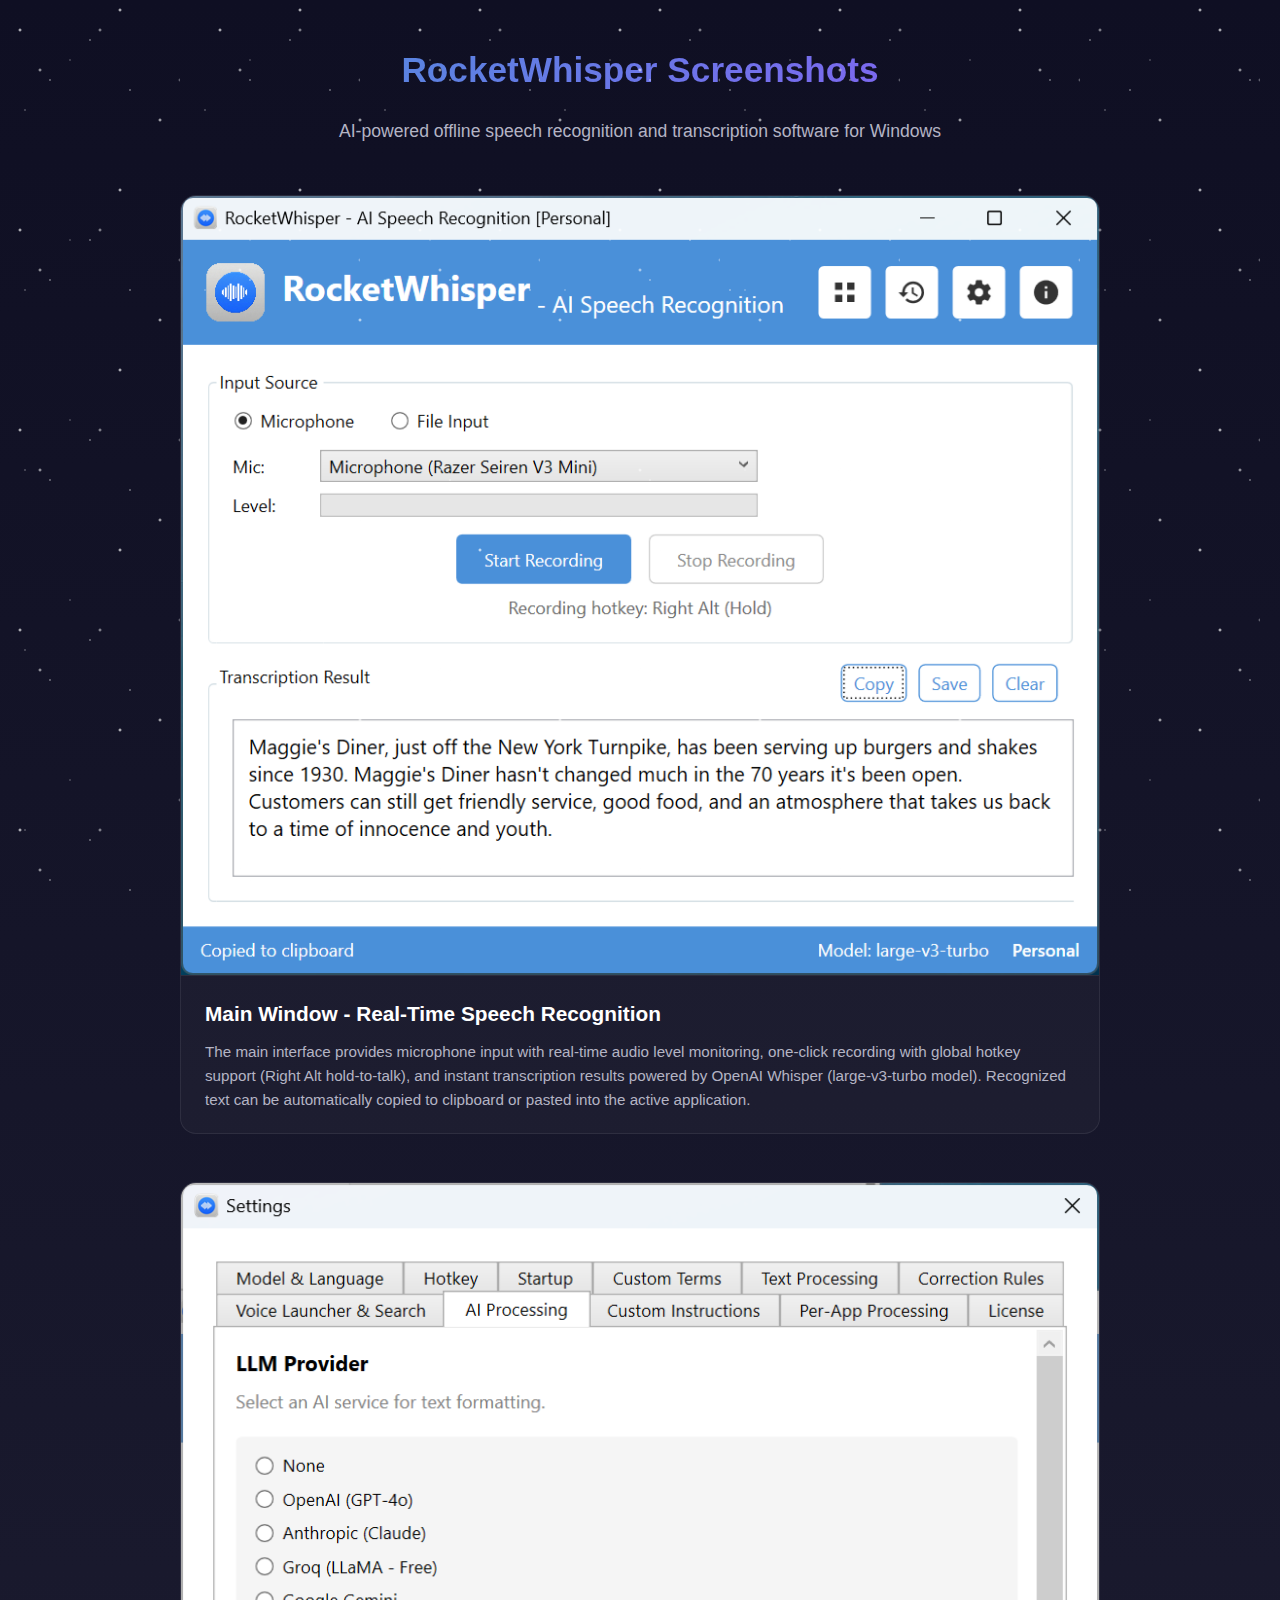
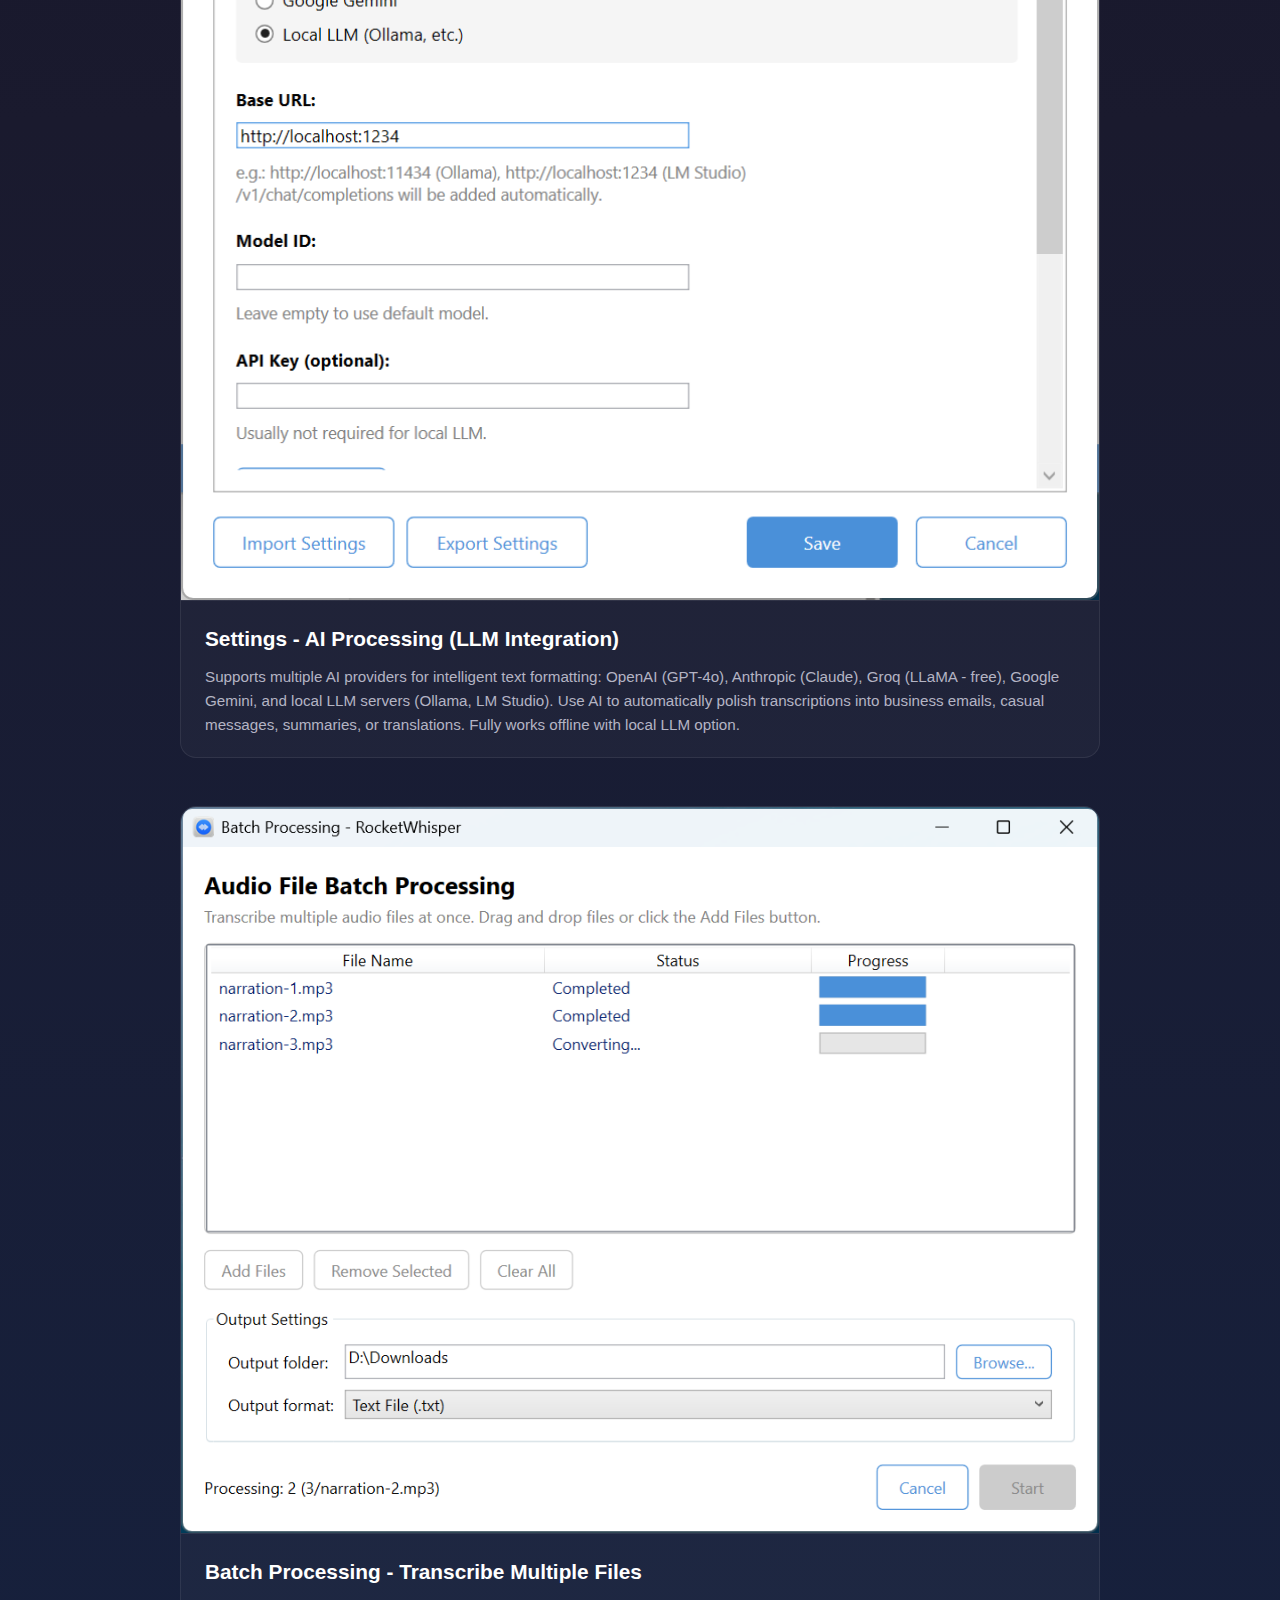
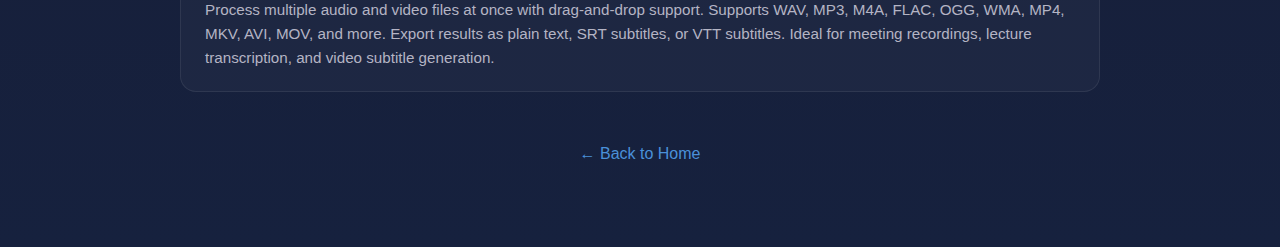
<file: en/screenshots.html>
<!DOCTYPE html>
<html lang="en">
<head>
    <meta charset="UTF-8">
    <meta name="viewport" content="width=device-width, initial-scale=1.0">
    <meta name="description" content="RocketWhisper screenshots - AI speech recognition software with real-time transcription, LLM integration, and batch processing.">
    <title>RocketWhisper - Screenshots</title>
    <link rel="icon" type="image/png" href="../images/RocketWhisper3.png">
    <link rel="stylesheet" href="../css/style.css">
    <link rel="preconnect" href="https://fonts.googleapis.com">
    <link rel="preconnect" href="https://fonts.gstatic.com" crossorigin>
    <link href="https://fonts.googleapis.com/css2?family=Inter:wght@400;500;700;900&display=swap" rel="stylesheet">
    <style>
        .screenshots-container {
            max-width: 960px;
            margin: 0 auto;
            padding: 40px 20px 80px;
        }
        .screenshots-container h1 {
            text-align: center;
            font-size: 2.2rem;
            margin-bottom: 0.5em;
            background: var(--gradient-primary);
            -webkit-background-clip: text;
            -webkit-text-fill-color: transparent;
            background-clip: text;
        }
        .screenshots-container .subtitle {
            text-align: center;
            color: var(--text-secondary);
            font-size: 1.1rem;
            margin-bottom: 3rem;
        }
        .screenshot-item {
            margin-bottom: 3rem;
            background: rgba(255,255,255,0.03);
            border: 1px solid rgba(255,255,255,0.08);
            border-radius: 16px;
            overflow: hidden;
            transition: transform 0.3s ease, box-shadow 0.3s ease;
        }
        .screenshot-item:hover {
            transform: translateY(-4px);
            box-shadow: 0 12px 40px rgba(0, 212, 255, 0.15);
        }
        .screenshot-item img {
            width: 100%;
            display: block;
            border-bottom: 1px solid rgba(255,255,255,0.08);
        }
        .screenshot-caption {
            padding: 20px 24px;
        }
        .screenshot-caption h2 {
            font-size: 1.3rem;
            color: var(--text-primary);
            margin: 0 0 8px 0;
        }
        .screenshot-caption p {
            color: var(--text-secondary);
            font-size: 0.95rem;
            line-height: 1.6;
            margin: 0;
        }
        .back-link {
            text-align: center;
            margin-top: 2rem;
        }
        .back-link a {
            color: var(--primary);
            text-decoration: none;
            font-size: 1rem;
            transition: color 0.2s;
        }
        .back-link a:hover {
            color: var(--primary-light);
        }
    </style>
</head>
<body>
    <div class="screenshots-container">
        <h1>RocketWhisper Screenshots</h1>
        <p class="subtitle">AI-powered offline speech recognition and transcription software for Windows</p>

        <div class="screenshot-item">
            <img src="../images/screenshots/en.main.png" alt="RocketWhisper Main Window - Real-time speech recognition with transcription result">
            <div class="screenshot-caption">
                <h2>Main Window - Real-Time Speech Recognition</h2>
                <p>The main interface provides microphone input with real-time audio level monitoring, one-click recording with global hotkey support (Right Alt hold-to-talk), and instant transcription results powered by OpenAI Whisper (large-v3-turbo model). Recognized text can be automatically copied to clipboard or pasted into the active application.</p>
            </div>
        </div>

        <div class="screenshot-item">
            <img src="../images/screenshots/en.settings.png" alt="RocketWhisper Settings - AI Processing with LLM provider selection">
            <div class="screenshot-caption">
                <h2>Settings - AI Processing (LLM Integration)</h2>
                <p>Supports multiple AI providers for intelligent text formatting: OpenAI (GPT-4o), Anthropic (Claude), Groq (LLaMA - free), Google Gemini, and local LLM servers (Ollama, LM Studio). Use AI to automatically polish transcriptions into business emails, casual messages, summaries, or translations. Fully works offline with local LLM option.</p>
            </div>
        </div>

        <div class="screenshot-item">
            <img src="../images/screenshots/en.batch.png" alt="RocketWhisper Batch Processing - Transcribe multiple audio files at once">
            <div class="screenshot-caption">
                <h2>Batch Processing - Transcribe Multiple Files</h2>
                <p>Process multiple audio and video files at once with drag-and-drop support. Supports WAV, MP3, M4A, FLAC, OGG, WMA, MP4, MKV, AVI, MOV, and more. Export results as plain text, SRT subtitles, or VTT subtitles. Ideal for meeting recordings, lecture transcription, and video subtitle generation.</p>
            </div>
        </div>

        <div class="back-link">
            <a href="index.html">&larr; Back to Home</a>
        </div>
    </div>
</body>
</html>
</file>
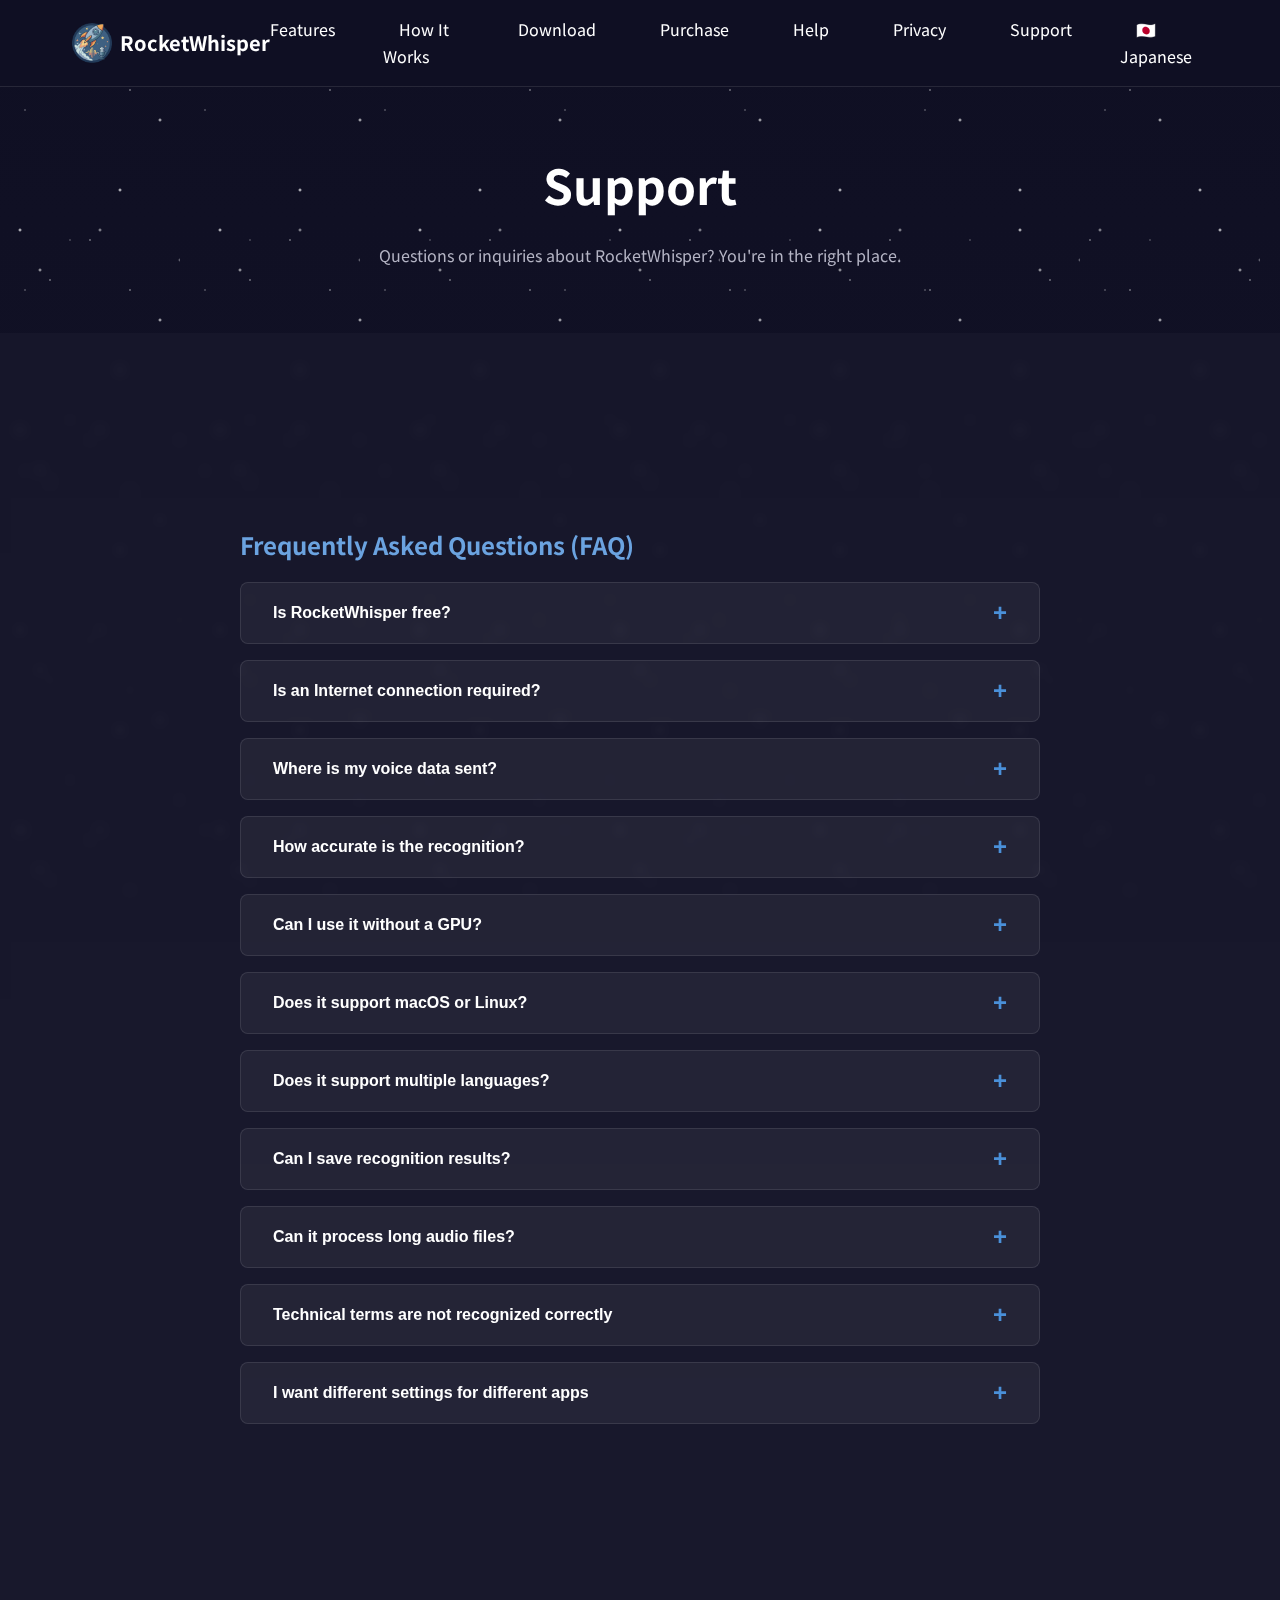
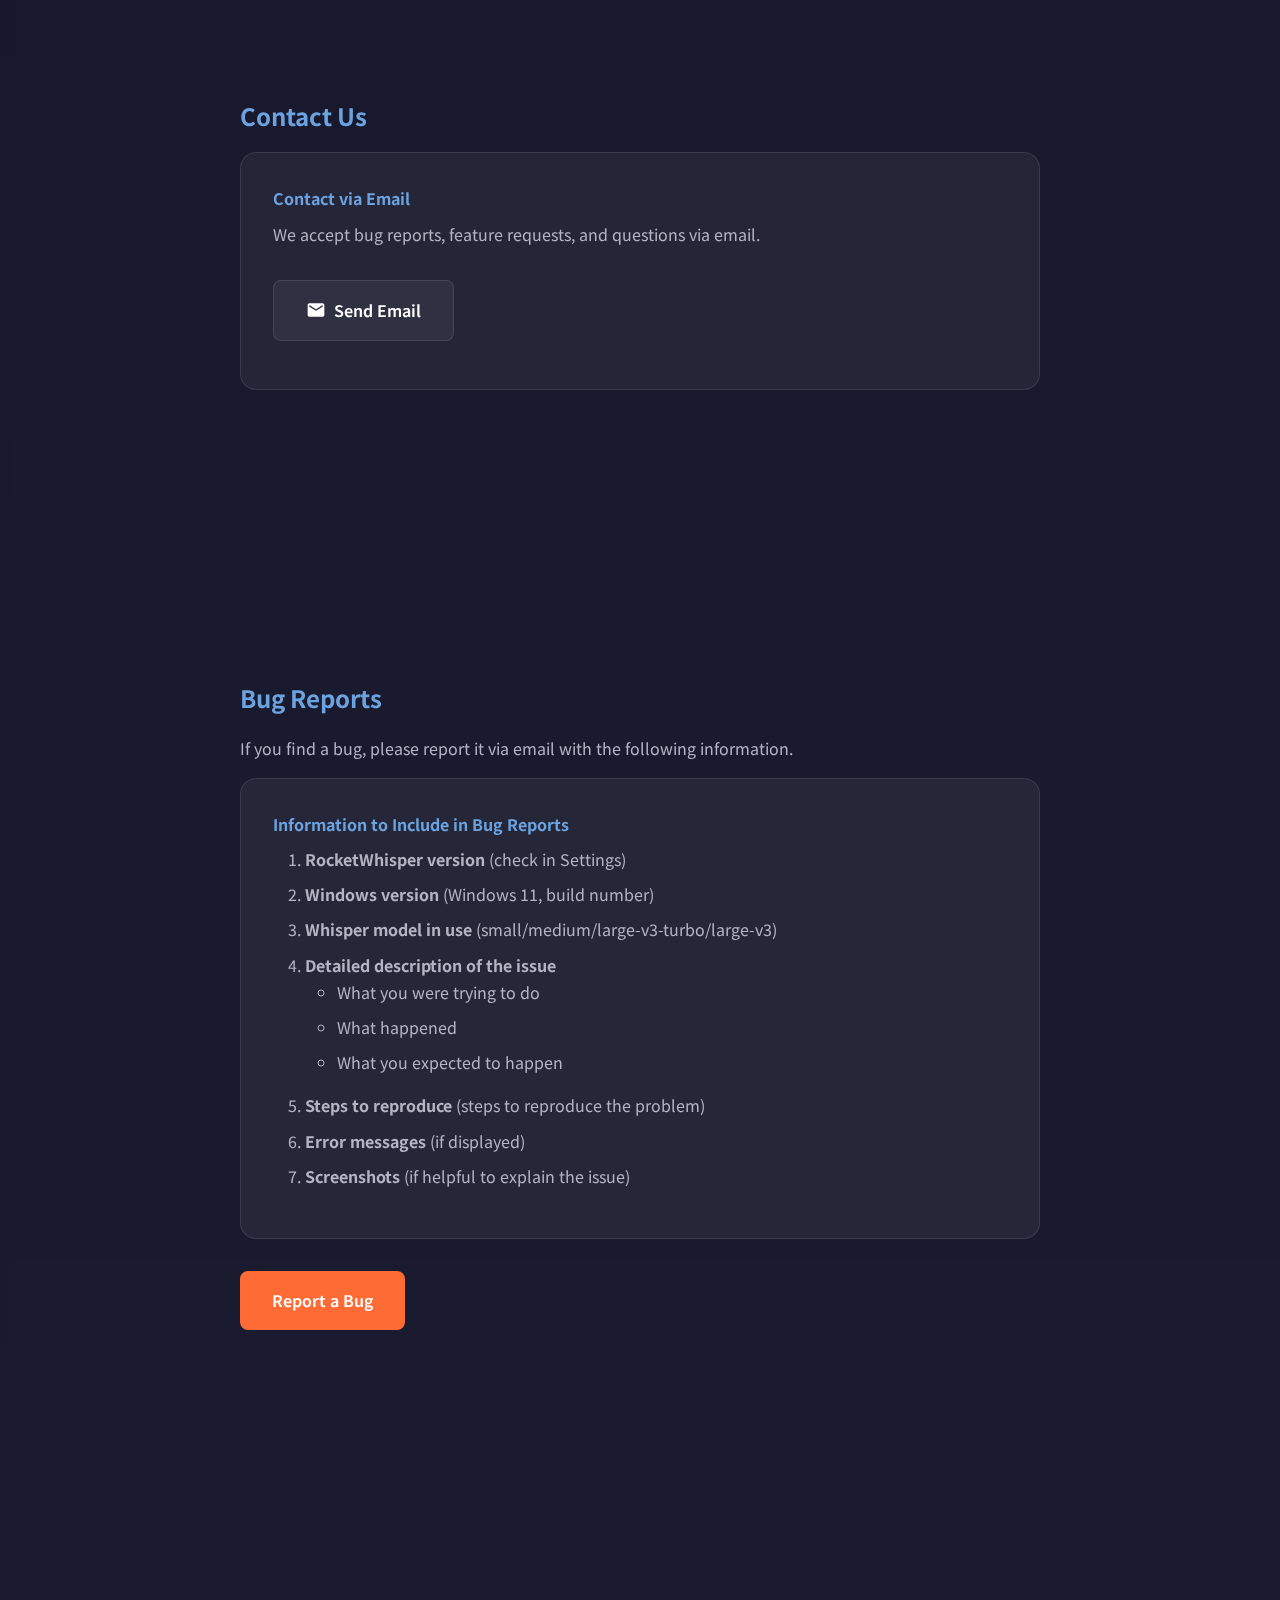
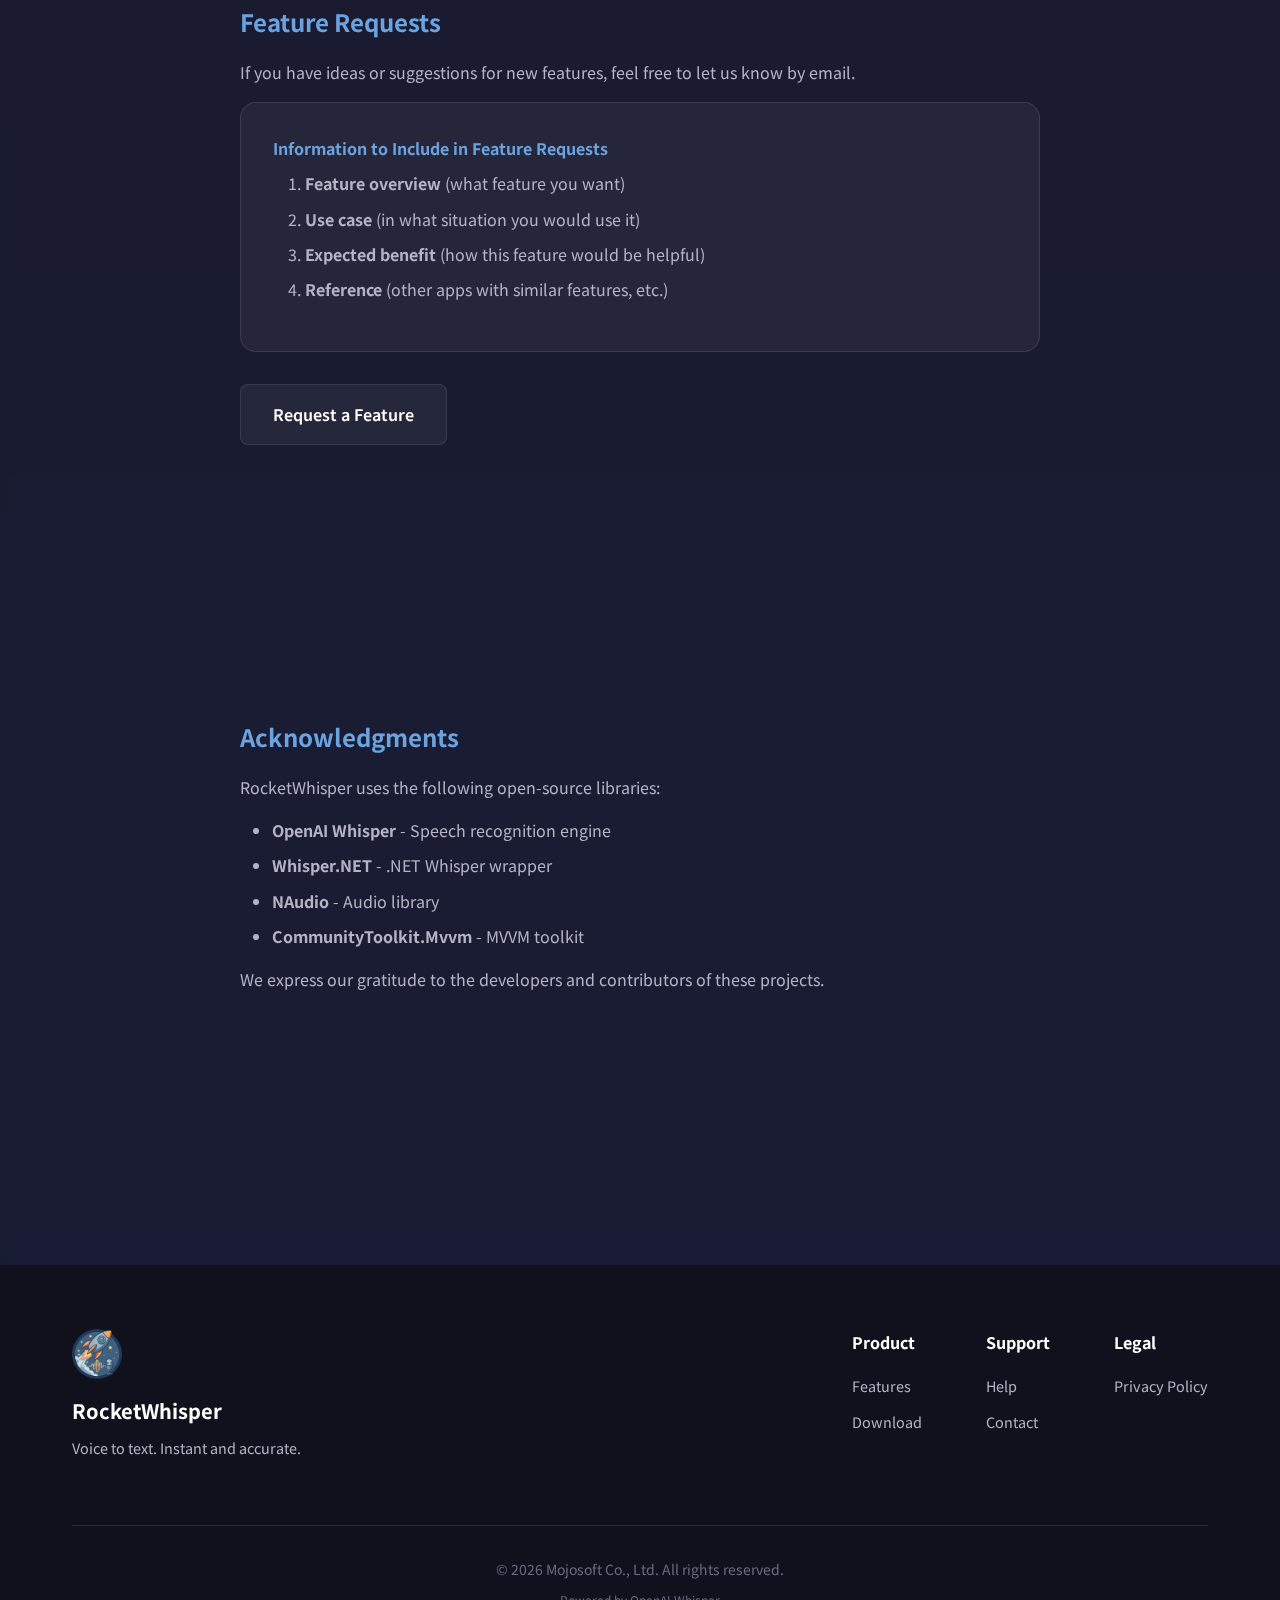
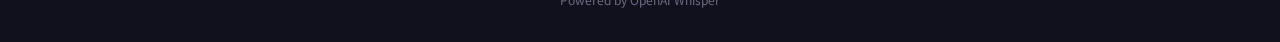
<file: en/support.html>
<!DOCTYPE html>
<html lang="en">
<head>
    <meta charset="UTF-8">
    <script>!function(){var l=sessionStorage.getItem("rw-lang");if("en"!==l&&("ja"===l||(navigator.language||"").startsWith("ja"))){var p=location.pathname.split("/").pop()||"index.html";location.replace("../"+p+location.hash)}}();</script>
    <meta name="viewport" content="width=device-width, initial-scale=1.0">
    <meta name="robots" content="index, follow">
    <meta name="description" content="RocketWhisper support page. FAQ, troubleshooting, and contact information for AI speech recognition software.">
    <meta name="keywords" content="RocketWhisper,support,FAQ,troubleshooting,speech recognition,transcription,contact,bug report">
    <meta property="og:title" content="Support - RocketWhisper AI Speech Recognition & Transcription">
    <meta property="og:description" content="RocketWhisper support page. FAQ, troubleshooting, and contact information.">
    <meta property="og:type" content="website">
    <meta property="og:url" content="https://mojosoftjp.github.io/rocketwhisper/en/support.html">
    <meta property="og:site_name" content="RocketWhisper">
    <meta name="twitter:card" content="summary">
    <title>Support & FAQ - RocketWhisper | AI Speech Recognition & Transcription</title>
    <link rel="canonical" href="https://mojosoftjp.github.io/rocketwhisper/en/support.html">
    <link rel="alternate" hreflang="ja" href="https://mojosoftjp.github.io/rocketwhisper/support.html">
    <link rel="alternate" hreflang="en" href="https://mojosoftjp.github.io/rocketwhisper/en/support.html">
    <link rel="icon" type="image/png" href="../images/RocketWhisper3.png">
    <link rel="stylesheet" href="../css/style.css">
    <link rel="preconnect" href="https://fonts.googleapis.com">
    <link rel="preconnect" href="https://fonts.gstatic.com" crossorigin>
    <link href="https://fonts.googleapis.com/css2?family=Inter:wght@400;500;700;900&family=Noto+Sans+JP:wght@400;500;700;900&display=swap" rel="stylesheet">
</head>
<body>
    <!-- Navigation -->
    <nav class="navbar">
        <div class="nav-container">
            <a href="index.html" class="nav-logo">
                <img src="../images/RocketWhisper3.png" alt="RocketWhisper" class="nav-icon">
                <span>RocketWhisper</span>
            </a>
            <button class="nav-toggle" aria-label="Menu">
                <span></span>
                <span></span>
                <span></span>
            </button>
            <ul class="nav-menu">
                <li><a href="index.html#features">Features</a></li>
                <li><a href="index.html#how-it-works">How It Works</a></li>
                <li><a href="index.html#download">Download</a></li>
                <li><a href="purchase.html">Purchase</a></li>
                <li><a href="help.html">Help</a></li>
                <li><a href="privacy.html">Privacy</a></li>
                <li><a href="support.html" class="active">Support</a></li>
                <li><a href="../support.html" onclick="sessionStorage.setItem('rw-lang','ja')">&#x1F1EF;&#x1F1F5; Japanese</a></li>
            </ul>
        </div>
    </nav>

    <!-- Page Header -->
    <header class="page-header">
        <div class="container">
            <h1>Support</h1>
            <p>Questions or inquiries about RocketWhisper? You're in the right place.</p>
        </div>
    </header>

    <!-- Main Content -->
    <main class="page-content">
        <div class="container">
            <!-- FAQ -->
            <section class="content-section">
                <h2>Frequently Asked Questions (FAQ)</h2>

                <div class="faq-item">
                    <button class="faq-question">Is RocketWhisper free?</button>
                    <div class="faq-answer">
                        <div class="faq-answer-content">
                            <p>We offer a <strong>7-day free trial</strong>. During the trial period, you can try all features without any restrictions.</p>
                            <p>After the trial period, you can continue using the app by purchasing a license:</p>
                            <ul>
                                <li><strong>Personal</strong>: &#165;4,800 (per PC)</li>
                                <li><strong>Business</strong>: &#165;59,800 (unlimited PCs)</li>
                            </ul>
                            <p><a href="purchase.html" style="color: #4A90D9;">Go to the license purchase page</a></p>
                        </div>
                    </div>
                </div>

                <div class="faq-item">
                    <button class="faq-question">Is an Internet connection required?</button>
                    <div class="faq-answer">
                        <div class="faq-answer-content">
                            <p><strong>Speech recognition</strong> works completely offline after the initial model download.</p>
                            <p>When using the <strong>AI processing feature</strong>:</p>
                            <ul>
                                <li><strong>Cloud API (OpenAI / Anthropic / Groq / Gemini)</strong>: Internet connection required</li>
                                <li><strong>Local LLM (LM Studio / Ollama)</strong>: No Internet connection needed (completely offline)</li>
                            </ul>
                        </div>
                    </div>
                </div>

                <div class="faq-item">
                    <button class="faq-question">Where is my voice data sent?</button>
                    <div class="faq-answer">
                        <div class="faq-answer-content">
                            <p><strong>Voice data</strong> is not sent anywhere. All speech recognition processing is completed entirely on your computer.</p>
                            <p>When using the <strong>AI processing feature</strong>, only the recognition result <strong>text</strong> is sent:</p>
                            <ul>
                                <li><strong>Cloud API (OpenAI / Anthropic / Groq / Gemini)</strong>: Recognition result text is sent to each provider's servers</li>
                                <li><strong>Local LLM (LM Studio / Ollama)</strong>: No data is sent externally (completely offline)</li>
                            </ul>
                            <p>For details, please see our <a href="privacy.html">Privacy Policy</a>.</p>
                        </div>
                    </div>
                </div>

                <div class="faq-item">
                    <button class="faq-question">How accurate is the recognition?</button>
                    <div class="faq-answer">
                        <div class="faq-answer-content">
                            <p>Recognition accuracy varies depending on the model used.</p>
                            <ul>
                                <li><strong>large-v3-turbo</strong>: High accuracy &amp; fast (Japanese recognition rate 93%+) [Default / Recommended]</li>
                                <li><strong>large-v3</strong>: Highest accuracy (Japanese recognition rate 95%+)</li>
                                <li><strong>medium</strong>: High accuracy (Japanese recognition rate 90%+)</li>
                                <li><strong>small</strong>: Good accuracy (Japanese recognition rate 85%+)</li>
                            </ul>
                            <p>With clear audio, models of large-v3-turbo or above provide practical accuracy.</p>
                        </div>
                    </div>
                </div>

                <div class="faq-item">
                    <button class="faq-question">Can I use it without a GPU?</button>
                    <div class="faq-answer">
                        <div class="faq-answer-content">
                            <p>Yes, it works with CPU only. However, having a GPU significantly improves recognition speed. Without a GPU, we recommend using the large-v3-turbo or small model.</p>
                        </div>
                    </div>
                </div>

                <div class="faq-item">
                    <button class="faq-question">Does it support macOS or Linux?</button>
                    <div class="faq-answer">
                        <div class="faq-answer-content">
                            <p>Currently, RocketWhisper is available for Windows only. Support for other platforms is being considered for the future.</p>
                        </div>
                    </div>
                </div>

                <div class="faq-item">
                    <button class="faq-question">Does it support multiple languages?</button>
                    <div class="faq-answer">
                        <div class="faq-answer-content">
                            <p>Yes, it supports Japanese, English, Chinese, and Korean. The automatic language detection feature can also identify the spoken language automatically.</p>
                        </div>
                    </div>
                </div>

                <div class="faq-item">
                    <button class="faq-question">Can I save recognition results?</button>
                    <div class="faq-answer">
                        <div class="faq-answer-content">
                            <p>Yes, you can save results in multiple ways.</p>
                            <ul>
                                <li>Save as a text file (.txt)</li>
                                <li>Save as SRT/VTT subtitle files</li>
                                <li>Copy to clipboard</li>
                                <li>Automatically saved to recognition history (viewable later)</li>
                            </ul>
                        </div>
                    </div>
                </div>

                <div class="faq-item">
                    <button class="faq-question">Can it process long audio files?</button>
                    <div class="faq-answer">
                        <div class="faq-answer-content">
                            <p>Yes, long audio files can be processed. Files are automatically split into appropriate segments for processing. However, processing time depends on your PC's specifications.</p>
                        </div>
                    </div>
                </div>

                <div class="faq-item">
                    <button class="faq-question">Technical terms are not recognized correctly</button>
                    <div class="faq-answer">
                        <div class="faq-answer-content">
                            <p>Register the terms you want recognized in the "Custom Terms" tab in Settings. Using Whisper's initial prompt feature, registered terms will have improved recognition accuracy.</p>
                            <p>Additionally, the misrecognition correction rules in the "Text Processing" tab allow you to set up text replacement after recognition.</p>
                        </div>
                    </div>
                </div>

                <div class="faq-item">
                    <button class="faq-question">I want different settings for different apps</button>
                    <div class="faq-answer">
                        <div class="faq-answer-content">
                            <p>In the "App-specific Processing" tab in Settings, you can configure different processing modes for each application. For example, you can use polite language for email clients and casual tone for notepad.</p>
                        </div>
                    </div>
                </div>

            </section>

            <!-- Contact -->
            <section class="content-section">
                <h2>Contact Us</h2>

                <div class="info-card">
                    <h4>Contact via Email</h4>
                    <p>We accept bug reports, feature requests, and questions via email.</p>
                    <p><a href="mailto:support@mojosoft.biz" class="download-btn secondary" style="display: inline-flex; margin-top: 1rem;">
                        <svg viewBox="0 0 24 24" fill="currentColor" width="20" height="20">
                            <path d="M20 4H4c-1.1 0-1.99.9-1.99 2L2 18c0 1.1.9 2 2 2h16c1.1 0 2-.9 2-2V6c0-1.1-.9-2-2-2zm0 4l-8 5-8-5V6l8 5 8-5v2z"/>
                        </svg>
                        Send Email
                    </a></p>
                </div>
            </section>

            <!-- Bug Reports -->
            <section class="content-section">
                <h2>Bug Reports</h2>
                <p>If you find a bug, please report it via email with the following information.</p>

                <div class="info-card">
                    <h4>Information to Include in Bug Reports</h4>
                    <ol>
                        <li><strong>RocketWhisper version</strong> (check in Settings)</li>
                        <li><strong>Windows version</strong> (Windows 11, build number)</li>
                        <li><strong>Whisper model in use</strong> (small/medium/large-v3-turbo/large-v3)</li>
                        <li><strong>Detailed description of the issue</strong>
                            <ul>
                                <li>What you were trying to do</li>
                                <li>What happened</li>
                                <li>What you expected to happen</li>
                            </ul>
                        </li>
                        <li><strong>Steps to reproduce</strong> (steps to reproduce the problem)</li>
                        <li><strong>Error messages</strong> (if displayed)</li>
                        <li><strong>Screenshots</strong> (if helpful to explain the issue)</li>
                    </ol>
                </div>

                <p><a href="mailto:support@mojosoft.biz?subject=RocketWhisper Bug Report" class="download-btn primary" style="display: inline-flex;">
                    Report a Bug
                </a></p>
            </section>

            <!-- Feature Requests -->
            <section class="content-section">
                <h2>Feature Requests</h2>
                <p>If you have ideas or suggestions for new features, feel free to let us know by email.</p>

                <div class="info-card">
                    <h4>Information to Include in Feature Requests</h4>
                    <ol>
                        <li><strong>Feature overview</strong> (what feature you want)</li>
                        <li><strong>Use case</strong> (in what situation you would use it)</li>
                        <li><strong>Expected benefit</strong> (how this feature would be helpful)</li>
                        <li><strong>Reference</strong> (other apps with similar features, etc.)</li>
                    </ol>
                </div>

                <p><a href="mailto:support@mojosoft.biz?subject=RocketWhisper Feature Request" class="download-btn secondary" style="display: inline-flex;">
                    Request a Feature
                </a></p>
            </section>

            <!-- Acknowledgments -->
            <section class="content-section">
                <h2>Acknowledgments</h2>
                <p>RocketWhisper uses the following open-source libraries:</p>

                <ul>
                    <li><strong>OpenAI Whisper</strong> - Speech recognition engine</li>
                    <li><strong>Whisper.NET</strong> - .NET Whisper wrapper</li>
                    <li><strong>NAudio</strong> - Audio library</li>
                    <li><strong>CommunityToolkit.Mvvm</strong> - MVVM toolkit</li>
                </ul>

                <p>We express our gratitude to the developers and contributors of these projects.</p>
            </section>
        </div>
    </main>

    <!-- Footer -->
    <footer class="footer">
        <div class="container">
            <div class="footer-content">
                <div class="footer-brand">
                    <img src="../images/RocketWhisper3.png" alt="RocketWhisper" class="footer-logo">
                    <span class="footer-name">RocketWhisper</span>
                    <p class="footer-tagline">Voice to text. Instant and accurate.</p>
                </div>
                <div class="footer-links">
                    <div class="footer-column">
                        <h4>Product</h4>
                        <ul>
                            <li><a href="index.html#features">Features</a></li>
                            <li><a href="index.html#download">Download</a></li>
                        </ul>
                    </div>
                    <div class="footer-column">
                        <h4>Support</h4>
                        <ul>
                            <li><a href="help.html">Help</a></li>
                            <li><a href="support.html">Contact</a></li>
                        </ul>
                    </div>
                    <div class="footer-column">
                        <h4>Legal</h4>
                        <ul>
                            <li><a href="privacy.html">Privacy Policy</a></li>
                        </ul>
                    </div>
                </div>
            </div>
            <div class="footer-bottom">
                <p>&copy; 2026 Mojosoft Co., Ltd. All rights reserved.</p>
                <p class="footer-credits">Powered by OpenAI Whisper</p>
            </div>
        </div>
    </footer>

    <script src="../js/main.js"></script>
</body>
</html>
</file>
<file: css/style.css>
/* ========================================
   RocketWhisper - スタイルシート
   テーマ: 宇宙・ロケット・グラスモーフィズム
   ======================================== */

/* CSS変数 */
:root {
    /* カラーパレット */
    --primary: #4A90D9;
    --primary-light: #6BA3E0;
    --primary-dark: #3A7AC4;
    --secondary: #1a1a2e;
    --secondary-light: #252540;
    --accent: #FF6B35;
    --accent-light: #FF8555;

    /* グラデーション */
    --gradient-primary: linear-gradient(135deg, #4A90D9 0%, #8B5CF6 100%);
    --gradient-dark: linear-gradient(135deg, #1a1a2e 0%, #16213e 100%);
    --gradient-hero: linear-gradient(180deg, #0f0f23 0%, #1a1a2e 50%, #16213e 100%);

    /* テキスト */
    --text-primary: #ffffff;
    --text-secondary: #b4b4c4;
    --text-muted: #6b6b80;

    /* グラスモーフィズム */
    --glass-bg: rgba(255, 255, 255, 0.05);
    --glass-border: rgba(255, 255, 255, 0.1);
    --glass-shadow: 0 8px 32px rgba(0, 0, 0, 0.3);

    /* スペーシング */
    --spacing-xs: 0.5rem;
    --spacing-sm: 1rem;
    --spacing-md: 2rem;
    --spacing-lg: 4rem;
    --spacing-xl: 6rem;

    /* フォント */
    --font-family: 'Noto Sans JP', -apple-system, BlinkMacSystemFont, sans-serif;

    /* トランジション */
    --transition-fast: 0.2s ease;
    --transition-normal: 0.3s ease;
    --transition-slow: 0.5s ease;

    /* ボーダー */
    --radius-sm: 8px;
    --radius-md: 16px;
    --radius-lg: 24px;
    --radius-full: 9999px;
}

/* リセット */
*, *::before, *::after {
    box-sizing: border-box;
    margin: 0;
    padding: 0;
}

html {
    scroll-behavior: smooth;
}

body {
    font-family: var(--font-family);
    background: var(--gradient-hero);
    color: var(--text-primary);
    line-height: 1.7;
    overflow-x: hidden;
    min-height: 100vh;
    position: relative;
}

/* 全ページ共通の星の背景 */
body::before,
body::after {
    content: '';
    position: fixed;
    top: 0;
    left: 0;
    width: 100%;
    height: 100%;
    pointer-events: none;
    z-index: 0;
}

body::before {
    background-image: radial-gradient(2px 2px at 20px 30px, #ffffff, transparent),
                      radial-gradient(2px 2px at 40px 70px, rgba(255,255,255,0.8), transparent),
                      radial-gradient(1px 1px at 90px 40px, #ffffff, transparent),
                      radial-gradient(2px 2px at 160px 120px, rgba(255,255,255,0.9), transparent),
                      radial-gradient(1px 1px at 50px 80px, #ffffff, transparent),
                      radial-gradient(2px 2px at 100px 30px, rgba(255,255,255,0.7), transparent),
                      radial-gradient(1px 1px at 130px 90px, #ffffff, transparent);
    background-size: 200px 200px;
    animation: twinkle-global 4s ease-in-out infinite;
}

body::after {
    background-image: radial-gradient(1px 1px at 70px 60px, rgba(255,255,255,0.6), transparent),
                      radial-gradient(2px 2px at 120px 10px, #ffffff, transparent),
                      radial-gradient(1px 1px at 25px 110px, rgba(255,255,255,0.7), transparent),
                      radial-gradient(2px 2px at 180px 80px, rgba(255,255,255,0.5), transparent);
    background-size: 180px 180px;
    animation: twinkle-global 6s ease-in-out infinite 2s;
}

@keyframes twinkle-global {
    0%, 100% { opacity: 0.5; }
    50% { opacity: 0.8; }
}

a {
    color: inherit;
    text-decoration: none;
    transition: color var(--transition-fast);
}

img {
    max-width: 100%;
    height: auto;
}

/* コンテナ */
.container {
    max-width: 1200px;
    margin: 0 auto;
    padding: 0 var(--spacing-md);
}

/* ========================================
   ナビゲーション
   ======================================== */
.navbar {
    position: fixed;
    top: 0;
    left: 0;
    right: 0;
    z-index: 1000;
    padding: var(--spacing-sm) 0;
    background: rgba(15, 15, 35, 0.85);
    backdrop-filter: blur(20px);
    border-bottom: 1px solid var(--glass-border);
    transition: all var(--transition-normal);
}

.navbar.scrolled {
    padding: 0.5rem 0;
    background: rgba(26, 26, 46, 0.95);
}

.nav-container {
    max-width: 1200px;
    margin: 0 auto;
    padding: 0 var(--spacing-md);
    display: flex;
    justify-content: space-between;
    align-items: center;
}

.nav-logo {
    display: flex;
    align-items: center;
    gap: var(--spacing-xs);
    font-size: 1.25rem;
    font-weight: 700;
}

.nav-icon {
    width: 40px;
    height: 40px;
}

.nav-menu {
    display: flex;
    list-style: none;
    gap: var(--spacing-md);
}

.nav-menu a {
    padding: var(--spacing-xs) var(--spacing-sm);
    border-radius: var(--radius-sm);
    transition: all var(--transition-fast);
}

.nav-menu a:hover {
    background: var(--glass-bg);
    color: var(--primary-light);
}

.nav-toggle {
    display: none;
    flex-direction: column;
    gap: 5px;
    background: none;
    border: none;
    cursor: pointer;
    padding: 5px;
}

.nav-toggle span {
    width: 25px;
    height: 2px;
    background: var(--text-primary);
    transition: all var(--transition-fast);
}

/* モバイルメニュー */
@media (max-width: 768px) {
    .nav-toggle {
        display: flex;
    }

    .nav-menu {
        position: fixed;
        top: 70px;
        left: 0;
        right: 0;
        background: rgba(26, 26, 46, 0.98);
        flex-direction: column;
        padding: var(--spacing-md);
        gap: var(--spacing-xs);
        transform: translateY(-100%);
        opacity: 0;
        visibility: hidden;
        transition: all var(--transition-normal);
    }

    .nav-menu.active {
        transform: translateY(0);
        opacity: 1;
        visibility: visible;
    }

    .nav-menu a {
        display: block;
        padding: var(--spacing-sm);
    }
}

/* ========================================
   ヒーローセクション
   ======================================== */
.hero {
    position: relative;
    min-height: 100vh;
    display: flex;
    align-items: center;
    justify-content: center;
    text-align: center;
    padding: var(--spacing-xl) var(--spacing-md);
    background: transparent;
    overflow: hidden;
    z-index: 1;
}

/* 星の背景 */
.hero-bg {
    position: absolute;
    inset: 0;
    overflow: hidden;
}

.stars, .stars2, .stars3 {
    position: absolute;
    width: 100%;
    height: 100%;
    background-repeat: repeat;
}

.stars {
    background-image: radial-gradient(2px 2px at 20px 30px, #ffffff, transparent),
                      radial-gradient(2px 2px at 40px 70px, rgba(255,255,255,0.8), transparent),
                      radial-gradient(1px 1px at 90px 40px, #ffffff, transparent),
                      radial-gradient(2px 2px at 160px 120px, rgba(255,255,255,0.9), transparent);
    background-size: 200px 200px;
    animation: twinkle 4s ease-in-out infinite;
}

.stars2 {
    background-image: radial-gradient(1px 1px at 50px 80px, #ffffff, transparent),
                      radial-gradient(2px 2px at 100px 30px, rgba(255,255,255,0.7), transparent),
                      radial-gradient(1px 1px at 130px 90px, #ffffff, transparent);
    background-size: 150px 150px;
    animation: twinkle 5s ease-in-out infinite 1s;
}

.stars3 {
    background-image: radial-gradient(1px 1px at 70px 60px, rgba(255,255,255,0.6), transparent),
                      radial-gradient(2px 2px at 120px 10px, #ffffff, transparent);
    background-size: 180px 180px;
    animation: twinkle 6s ease-in-out infinite 2s;
}

@keyframes twinkle {
    0%, 100% { opacity: 0.7; }
    50% { opacity: 1; }
}

.hero-content {
    position: relative;
    z-index: 10;
    max-width: 800px;
}

.hero-icon-wrapper {
    position: relative;
    display: inline-block;
    margin-bottom: var(--spacing-lg);
}

.hero-icon {
    width: 150px;
    height: 150px;
    filter: drop-shadow(0 0 30px rgba(74, 144, 217, 0.5));
}

/* 浮遊アニメーション */
.floating {
    animation: floating 3s ease-in-out infinite;
}

@keyframes floating {
    0%, 100% { transform: translateY(0); }
    50% { transform: translateY(-15px); }
}

.rocket-trail {
    position: absolute;
    bottom: -30px;
    left: 50%;
    transform: translateX(-50%);
    width: 60px;
    height: 60px;
    background: radial-gradient(ellipse at center, rgba(255, 107, 53, 0.6) 0%, transparent 70%);
    filter: blur(10px);
    animation: trail 3s ease-in-out infinite;
}

@keyframes trail {
    0%, 100% {
        opacity: 0.8;
        transform: translateX(-50%) scale(1);
    }
    50% {
        opacity: 0.4;
        transform: translateX(-50%) scale(0.7);
    }
}

.hero-title {
    font-size: clamp(2rem, 5vw, 3.5rem);
    font-weight: 900;
    line-height: 1.2;
    margin-bottom: var(--spacing-md);
}

.gradient-text {
    background: var(--gradient-primary);
    -webkit-background-clip: text;
    -webkit-text-fill-color: transparent;
    background-clip: text;
}

.hero-subtitle {
    font-size: 1.25rem;
    color: var(--text-secondary);
    margin-bottom: var(--spacing-lg);
}

/* 統計表示 */
.hero-stats {
    display: flex;
    justify-content: center;
    gap: var(--spacing-lg);
    margin-bottom: var(--spacing-lg);
    flex-wrap: wrap;
}

.stat-item {
    text-align: center;
}

.stat-number {
    display: block;
    font-size: 2.5rem;
    font-weight: 900;
    background: var(--gradient-primary);
    -webkit-background-clip: text;
    -webkit-text-fill-color: transparent;
    background-clip: text;
}

.stat-label {
    font-size: 0.875rem;
    color: var(--text-secondary);
}

/* CTAボタン */
.cta-button {
    display: inline-flex;
    align-items: center;
    gap: var(--spacing-xs);
    padding: var(--spacing-sm) var(--spacing-lg);
    background: var(--accent);
    color: white;
    font-size: 1.125rem;
    font-weight: 700;
    border-radius: var(--radius-full);
    transition: all var(--transition-normal);
    box-shadow: 0 4px 20px rgba(255, 107, 53, 0.4);
}

.cta-button:hover {
    background: var(--accent-light);
    transform: translateY(-3px);
    box-shadow: 0 8px 30px rgba(255, 107, 53, 0.5);
}

.download-icon {
    width: 24px;
    height: 24px;
}

/* スクロールインジケーター */
.scroll-indicator {
    position: absolute;
    bottom: var(--spacing-md);
    left: 50%;
    transform: translateX(-50%);
    display: flex;
    flex-direction: column;
    align-items: center;
    gap: var(--spacing-xs);
    color: var(--text-secondary);
    font-size: 0.75rem;
    animation: bounce 2s ease-in-out infinite;
}

.scroll-arrow {
    width: 20px;
    height: 20px;
    border-right: 2px solid var(--text-secondary);
    border-bottom: 2px solid var(--text-secondary);
    transform: rotate(45deg);
}

@keyframes bounce {
    0%, 100% { transform: translateX(-50%) translateY(0); }
    50% { transform: translateX(-50%) translateY(10px); }
}

/* ========================================
   セクション共通
   ======================================== */
section {
    padding: var(--spacing-xl) 0;
    position: relative;
    z-index: 1;
}

.section-title {
    text-align: center;
    font-size: clamp(1.75rem, 4vw, 2.5rem);
    font-weight: 700;
    margin-bottom: var(--spacing-lg);
}

.highlight {
    color: var(--primary-light);
}

/* フェードインアニメーション */
.fade-in {
    opacity: 0;
    transform: translateY(30px);
    transition: all 0.6s ease-out;
}

.fade-in.visible {
    opacity: 1;
    transform: translateY(0);
}

/* ========================================
   課題提起セクション
   ======================================== */
.problems {
    background: rgba(22, 33, 62, 0.7);
    backdrop-filter: blur(5px);
}

.problems-grid {
    display: grid;
    grid-template-columns: repeat(auto-fit, minmax(250px, 1fr));
    gap: var(--spacing-md);
}

.problem-card {
    background: var(--glass-bg);
    border: 1px solid var(--glass-border);
    border-radius: var(--radius-md);
    padding: var(--spacing-md);
    text-align: center;
    backdrop-filter: blur(10px);
    transition: all var(--transition-normal);
}

.problem-card:hover {
    transform: translateY(-5px);
    border-color: rgba(255, 107, 53, 0.3);
    box-shadow: 0 10px 40px rgba(255, 107, 53, 0.1);
}

.problem-icon {
    width: 60px;
    height: 60px;
    margin: 0 auto var(--spacing-sm);
    display: flex;
    align-items: center;
    justify-content: center;
    background: rgba(255, 107, 53, 0.1);
    border-radius: var(--radius-full);
}

.problem-icon svg {
    width: 30px;
    height: 30px;
    stroke: var(--accent);
}

.problem-card h3 {
    font-size: 1.125rem;
    margin-bottom: var(--spacing-xs);
}

.problem-card p {
    color: var(--text-secondary);
    font-size: 0.9rem;
}

/* ========================================
   ソリューションセクション
   ======================================== */
.solution {
    background: rgba(26, 26, 46, 0.6);
    backdrop-filter: blur(5px);
}

.solution-grid {
    display: grid;
    grid-template-columns: repeat(auto-fit, minmax(280px, 1fr));
    gap: var(--spacing-md);
}

.solution-card {
    background: var(--glass-bg);
    border: 1px solid var(--glass-border);
    border-radius: var(--radius-md);
    padding: var(--spacing-md);
    backdrop-filter: blur(10px);
    transition: all var(--transition-normal);
}

.solution-card:hover {
    transform: translateY(-5px);
    border-color: rgba(74, 144, 217, 0.3);
    box-shadow: 0 10px 40px rgba(74, 144, 217, 0.1);
}

.solution-icon-wrapper {
    width: 70px;
    height: 70px;
    margin-bottom: var(--spacing-sm);
    display: flex;
    align-items: center;
    justify-content: center;
    background: var(--gradient-primary);
    border-radius: var(--radius-md);
}

.solution-icon-wrapper svg {
    width: 35px;
    height: 35px;
    stroke: white;
}

.solution-card h3 {
    font-size: 1.125rem;
    margin-bottom: var(--spacing-xs);
}

.solution-card p {
    color: var(--text-secondary);
    font-size: 0.9rem;
}

/* ========================================
   機能紹介セクション
   ======================================== */
.features {
    background: rgba(22, 33, 62, 0.7);
    backdrop-filter: blur(5px);
}

.features-grid {
    display: grid;
    grid-template-columns: repeat(auto-fit, minmax(280px, 1fr));
    gap: var(--spacing-md);
}

.feature-card {
    position: relative;
    background: var(--glass-bg);
    border: 1px solid var(--glass-border);
    border-radius: var(--radius-md);
    padding: var(--spacing-md);
    backdrop-filter: blur(10px);
    transition: all var(--transition-normal);
    overflow: hidden;
}

.feature-card:hover {
    transform: translateY(-5px);
    border-color: rgba(74, 144, 217, 0.3);
    box-shadow: 0 10px 40px rgba(74, 144, 217, 0.1);
}

.feature-number {
    position: absolute;
    top: var(--spacing-sm);
    right: var(--spacing-sm);
    font-size: 3rem;
    font-weight: 900;
    background: var(--gradient-primary);
    -webkit-background-clip: text;
    -webkit-text-fill-color: transparent;
    background-clip: text;
    opacity: 0.2;
    line-height: 1;
}

.feature-icon {
    width: 50px;
    height: 50px;
    margin-bottom: var(--spacing-sm);
    display: flex;
    align-items: center;
    justify-content: center;
    background: rgba(74, 144, 217, 0.1);
    border-radius: var(--radius-sm);
}

.feature-icon svg {
    width: 28px;
    height: 28px;
    stroke: var(--primary);
}

.feature-card h3 {
    font-size: 1.125rem;
    margin-bottom: var(--spacing-xs);
}

.feature-card p {
    color: var(--text-secondary);
    font-size: 0.9rem;
}

/* ========================================
   使い方セクション
   ======================================== */
.how-it-works {
    background: rgba(26, 26, 46, 0.6);
    backdrop-filter: blur(5px);
}

.steps-container {
    display: flex;
    flex-direction: column;
    align-items: center;
    gap: var(--spacing-sm);
}

.step {
    display: flex;
    align-items: center;
    gap: var(--spacing-md);
    background: var(--glass-bg);
    border: 1px solid var(--glass-border);
    border-radius: var(--radius-md);
    padding: var(--spacing-md);
    backdrop-filter: blur(10px);
    width: 100%;
    max-width: 700px;
    transition: all var(--transition-normal);
}

.step:hover {
    transform: translateX(10px);
    border-color: rgba(74, 144, 217, 0.3);
}

.step-number {
    flex-shrink: 0;
    width: 60px;
    height: 60px;
    display: flex;
    align-items: center;
    justify-content: center;
    background: var(--gradient-primary);
    color: white;
    font-size: 1.5rem;
    font-weight: 900;
    border-radius: var(--radius-full);
}

.step-content {
    flex: 1;
}

.step-content h3 {
    font-size: 1.125rem;
    margin-bottom: var(--spacing-xs);
}

.step-content p {
    color: var(--text-secondary);
    font-size: 0.9rem;
}

.step-icon {
    flex-shrink: 0;
    width: 50px;
    height: 50px;
    display: flex;
    align-items: center;
    justify-content: center;
    background: rgba(74, 144, 217, 0.1);
    border-radius: var(--radius-sm);
}

.step-icon svg {
    width: 28px;
    height: 28px;
    stroke: var(--primary);
}

.step-connector {
    width: 2px;
    height: 30px;
    background: var(--gradient-primary);
}

/* ========================================
   対象ユーザーセクション
   ======================================== */
.target-users {
    background: rgba(22, 33, 62, 0.7);
    backdrop-filter: blur(5px);
}

.users-grid {
    display: grid;
    grid-template-columns: repeat(auto-fit, minmax(250px, 1fr));
    gap: var(--spacing-md);
}

.user-card {
    background: var(--glass-bg);
    border: 1px solid var(--glass-border);
    border-radius: var(--radius-md);
    padding: var(--spacing-md);
    text-align: center;
    backdrop-filter: blur(10px);
    transition: all var(--transition-normal);
}

.user-card:hover {
    transform: translateY(-5px);
    border-color: rgba(139, 92, 246, 0.3);
    box-shadow: 0 10px 40px rgba(139, 92, 246, 0.1);
}

.user-icon {
    width: 70px;
    height: 70px;
    margin: 0 auto var(--spacing-sm);
    display: flex;
    align-items: center;
    justify-content: center;
    background: linear-gradient(135deg, #4A90D9 0%, #8B5CF6 100%);
    border-radius: var(--radius-full);
}

.user-icon svg {
    width: 35px;
    height: 35px;
    stroke: white;
}

.user-card h3 {
    font-size: 1.125rem;
    margin-bottom: var(--spacing-xs);
}

.user-card p {
    color: var(--text-secondary);
    font-size: 0.9rem;
}

/* ========================================
   テクニカルスペック
   ======================================== */
.specs {
    background: rgba(26, 26, 46, 0.6);
    backdrop-filter: blur(5px);
}

.specs-card {
    max-width: 700px;
    margin: 0 auto;
    background: var(--glass-bg);
    border: 1px solid var(--glass-border);
    border-radius: var(--radius-md);
    padding: var(--spacing-md);
    backdrop-filter: blur(10px);
    overflow: hidden;
}

.specs-table {
    width: 100%;
    border-collapse: collapse;
}

.specs-table tr {
    border-bottom: 1px solid var(--glass-border);
}

.specs-table tr:last-child {
    border-bottom: none;
}

.specs-table th,
.specs-table td {
    padding: var(--spacing-sm);
    text-align: left;
}

.specs-table th {
    color: var(--primary-light);
    font-weight: 600;
    width: 40%;
}

.specs-table td {
    color: var(--text-secondary);
}

/* ========================================
   ダウンロードセクション
   ======================================== */
.download {
    background: rgba(22, 33, 62, 0.7);
    backdrop-filter: blur(5px);
    padding: var(--spacing-xl) 0;
}

.download-card {
    display: flex;
    align-items: center;
    gap: var(--spacing-lg);
    background: var(--glass-bg);
    border: 1px solid var(--glass-border);
    border-radius: var(--radius-lg);
    padding: var(--spacing-lg);
    backdrop-filter: blur(10px);
}

.download-content {
    flex: 1;
}

.download-content h2 {
    font-size: clamp(1.5rem, 3vw, 2rem);
    margin-bottom: var(--spacing-sm);
}

.version {
    color: var(--text-secondary);
    margin-bottom: var(--spacing-md);
}

.download-buttons {
    display: flex;
    flex-wrap: wrap;
    gap: var(--spacing-sm);
    margin-bottom: var(--spacing-md);
}

.download-btn {
    display: inline-flex;
    align-items: center;
    gap: var(--spacing-xs);
    padding: var(--spacing-sm) var(--spacing-md);
    border-radius: var(--radius-sm);
    font-weight: 600;
    transition: all var(--transition-normal);
}

.download-btn.primary {
    background: var(--accent);
    color: white;
}

.download-btn.primary:hover {
    background: var(--accent-light);
    transform: translateY(-2px);
}

.download-btn.secondary {
    background: var(--glass-bg);
    border: 1px solid var(--glass-border);
    color: var(--text-primary);
}

.download-btn.secondary:hover {
    background: rgba(255, 255, 255, 0.1);
    transform: translateY(-2px);
}

.download-btn svg {
    width: 20px;
    height: 20px;
}

.requirements {
    color: var(--text-muted);
    font-size: 0.875rem;
}

.download-image {
    flex-shrink: 0;
}

.download-image img {
    width: 150px;
    height: 150px;
    filter: drop-shadow(0 0 30px rgba(74, 144, 217, 0.5));
}

@media (max-width: 768px) {
    .download-card {
        flex-direction: column;
        text-align: center;
    }

    .download-buttons {
        justify-content: center;
    }

    .download-image {
        order: -1;
    }
}

/* ========================================
   フッター
   ======================================== */
.footer {
    background: rgba(15, 15, 26, 0.9);
    backdrop-filter: blur(10px);
    padding: var(--spacing-lg) 0 var(--spacing-md);
    position: relative;
    z-index: 1;
}

.footer-content {
    display: flex;
    justify-content: space-between;
    gap: var(--spacing-lg);
    margin-bottom: var(--spacing-lg);
    flex-wrap: wrap;
}

.footer-brand {
    max-width: 300px;
}

.footer-logo {
    width: 50px;
    height: 50px;
    margin-bottom: var(--spacing-xs);
}

.footer-name {
    display: block;
    font-size: 1.25rem;
    font-weight: 700;
    margin-bottom: var(--spacing-xs);
}

.footer-tagline {
    color: var(--text-secondary);
    font-size: 0.9rem;
}

.footer-links {
    display: flex;
    gap: var(--spacing-lg);
    flex-wrap: wrap;
}

.footer-column h4 {
    font-size: 1rem;
    margin-bottom: var(--spacing-sm);
    color: var(--text-primary);
}

.footer-column ul {
    list-style: none;
}

.footer-column li {
    margin-bottom: var(--spacing-xs);
}

.footer-column a {
    color: var(--text-secondary);
    font-size: 0.9rem;
    transition: color var(--transition-fast);
}

.footer-column a:hover {
    color: var(--primary-light);
}

.footer-bottom {
    border-top: 1px solid var(--glass-border);
    padding-top: var(--spacing-md);
    text-align: center;
    color: var(--text-muted);
    font-size: 0.875rem;
}

.footer-credits {
    margin-top: var(--spacing-xs);
    font-size: 0.75rem;
}

/* ========================================
   サブページ共通
   ======================================== */
.page-header {
    background: transparent;
    padding: calc(80px + var(--spacing-lg)) 0 var(--spacing-lg);
    text-align: center;
    position: relative;
    z-index: 1;
}

.page-header h1 {
    font-size: clamp(2rem, 4vw, 3rem);
    margin-bottom: var(--spacing-sm);
}

.page-header p {
    color: var(--text-secondary);
    max-width: 600px;
    margin: 0 auto;
}

.page-content {
    background: rgba(26, 26, 46, 0.6);
    backdrop-filter: blur(5px);
    padding: var(--spacing-xl) 0;
    position: relative;
    z-index: 1;
}

.content-section {
    max-width: 800px;
    margin: 0 auto var(--spacing-lg);
}

.content-section h2 {
    font-size: 1.5rem;
    margin-bottom: var(--spacing-sm);
    color: var(--primary-light);
}

.content-section h3 {
    font-size: 1.25rem;
    margin: var(--spacing-md) 0 var(--spacing-sm);
}

.content-section p {
    color: var(--text-secondary);
    margin-bottom: var(--spacing-sm);
}

.content-section ul, .content-section ol {
    color: var(--text-secondary);
    margin-left: var(--spacing-md);
    margin-bottom: var(--spacing-sm);
}

.content-section li {
    margin-bottom: var(--spacing-xs);
}

.content-section code {
    background: rgba(74, 144, 217, 0.1);
    padding: 0.2em 0.4em;
    border-radius: var(--radius-sm);
    font-size: 0.9em;
    color: var(--primary-light);
}

.content-section pre {
    background: rgba(0, 0, 0, 0.3);
    padding: var(--spacing-sm);
    border-radius: var(--radius-sm);
    overflow-x: auto;
    margin-bottom: var(--spacing-sm);
}

.content-section pre code {
    background: none;
    padding: 0;
}

/* 情報カード */
.info-card {
    background: var(--glass-bg);
    border: 1px solid var(--glass-border);
    border-radius: var(--radius-md);
    padding: var(--spacing-md);
    margin-bottom: var(--spacing-md);
    backdrop-filter: blur(10px);
}

.info-card h4 {
    color: var(--primary-light);
    margin-bottom: var(--spacing-xs);
}

/* FAQアコーディオン */
.faq-item {
    background: var(--glass-bg);
    border: 1px solid var(--glass-border);
    border-radius: var(--radius-sm);
    margin-bottom: var(--spacing-sm);
    overflow: hidden;
}

.faq-question {
    width: 100%;
    padding: var(--spacing-sm) var(--spacing-md);
    background: none;
    border: none;
    color: var(--text-primary);
    font-size: 1rem;
    font-weight: 600;
    text-align: left;
    cursor: pointer;
    display: flex;
    justify-content: space-between;
    align-items: center;
    transition: background var(--transition-fast);
}

.faq-question:hover {
    background: rgba(255, 255, 255, 0.05);
}

.faq-question::after {
    content: '+';
    font-size: 1.5rem;
    color: var(--primary);
    transition: transform var(--transition-fast);
}

.faq-item.active .faq-question::after {
    transform: rotate(45deg);
}

.faq-answer {
    max-height: 0;
    overflow: hidden;
    transition: max-height var(--transition-normal);
}

.faq-item.active .faq-answer {
    max-height: 500px;
}

.faq-answer-content {
    padding: 0 var(--spacing-md) var(--spacing-md);
    color: var(--text-secondary);
}

/* コマンドテーブル */
.command-table {
    width: 100%;
    border-collapse: collapse;
    margin-bottom: var(--spacing-md);
}

.command-table th,
.command-table td {
    padding: var(--spacing-sm);
    text-align: left;
    border-bottom: 1px solid var(--glass-border);
}

.command-table th {
    background: rgba(74, 144, 217, 0.1);
    color: var(--primary-light);
}

.command-table td {
    color: var(--text-secondary);
}

.command-table tr:hover {
    background: rgba(255, 255, 255, 0.02);
}

/* ========================================
   ユーティリティ
   ======================================== */
.text-center { text-align: center; }
.text-left { text-align: left; }
.text-right { text-align: right; }

.mt-sm { margin-top: var(--spacing-sm); }
.mt-md { margin-top: var(--spacing-md); }
.mt-lg { margin-top: var(--spacing-lg); }

.mb-sm { margin-bottom: var(--spacing-sm); }
.mb-md { margin-bottom: var(--spacing-md); }
.mb-lg { margin-bottom: var(--spacing-lg); }
</file>
